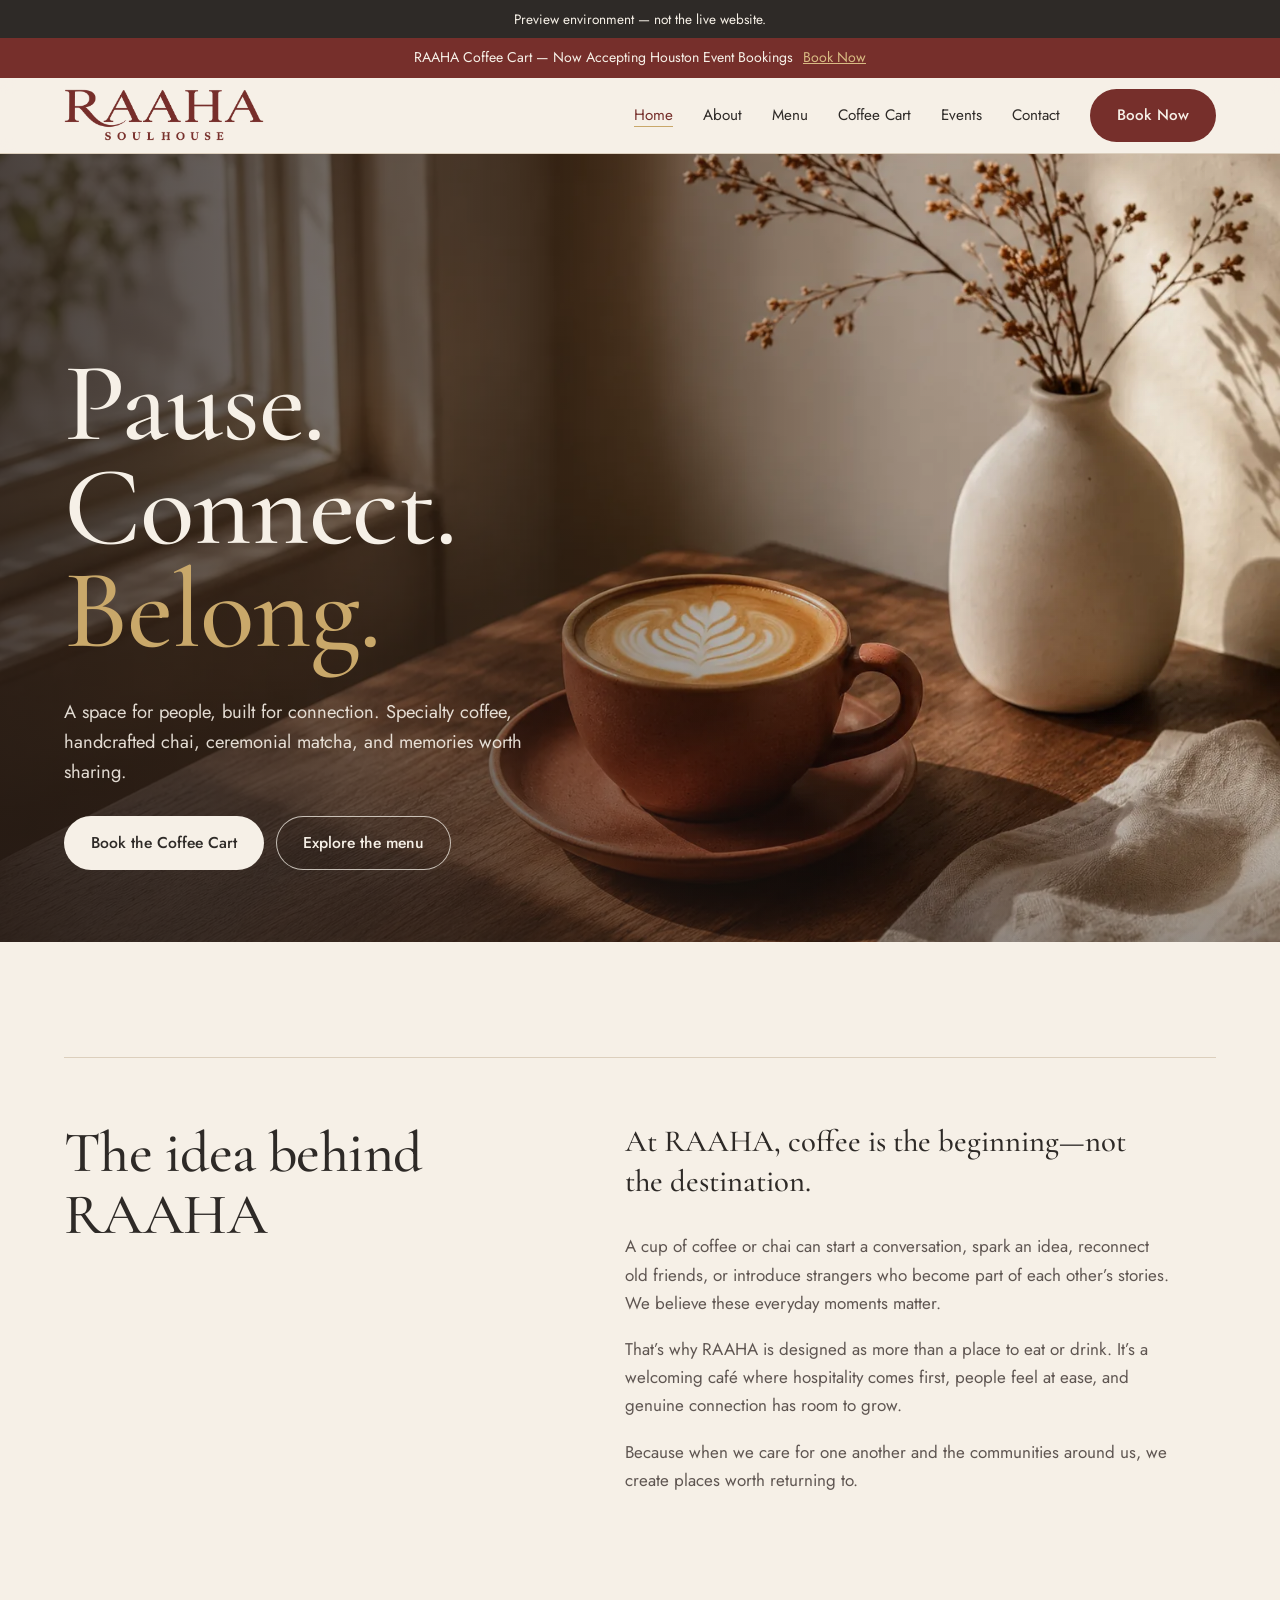
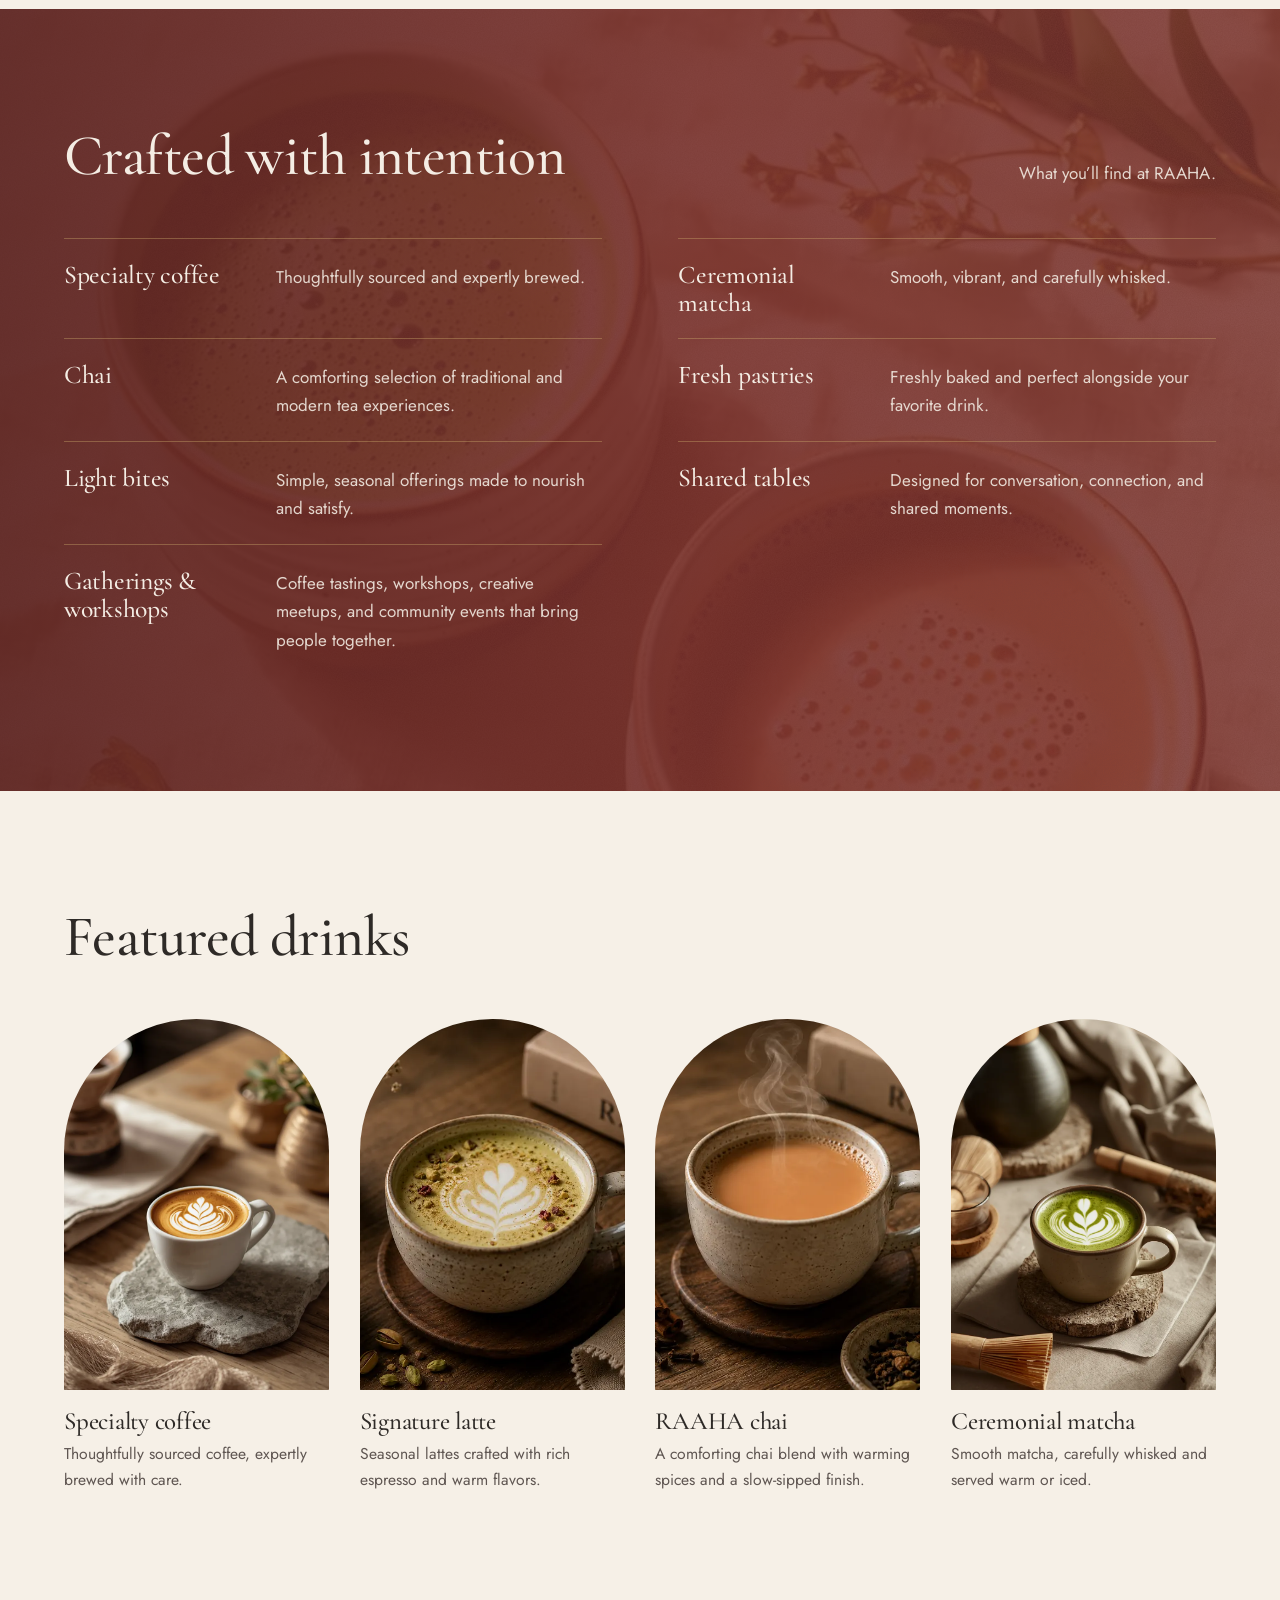
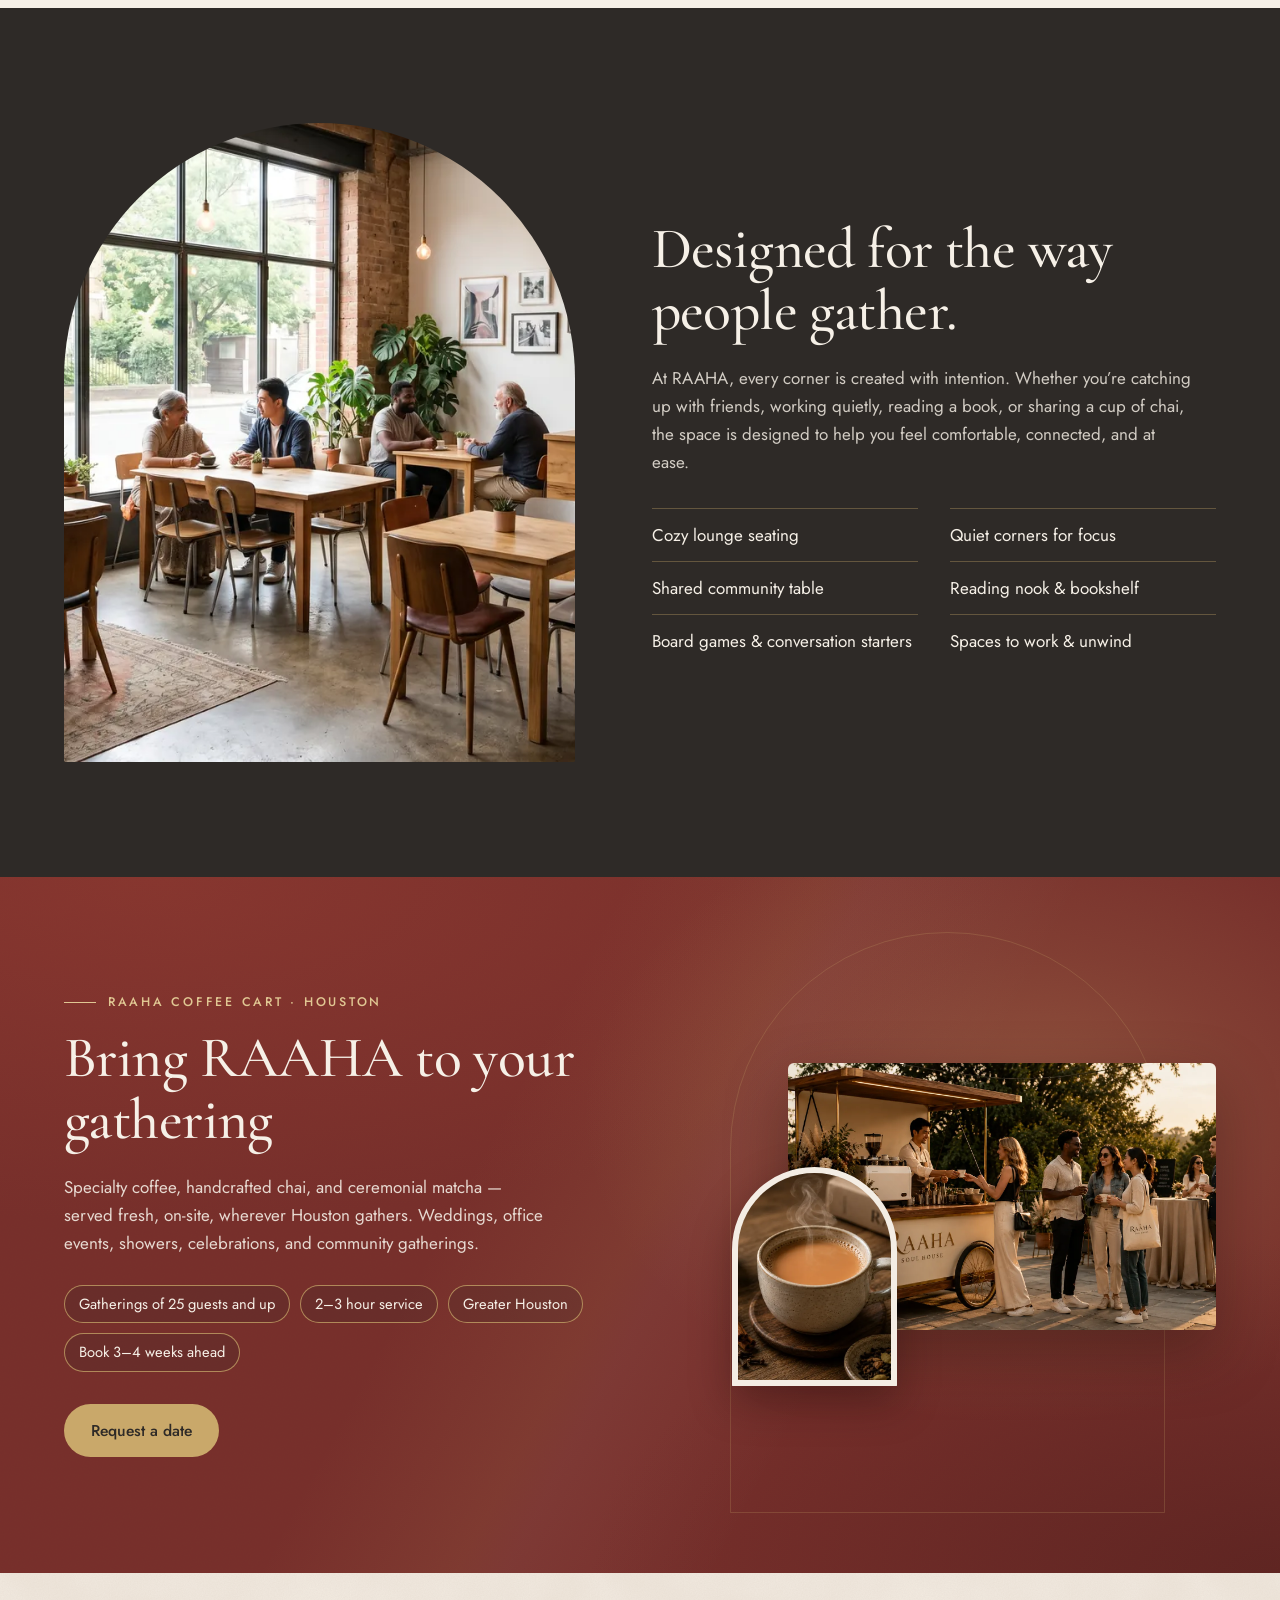
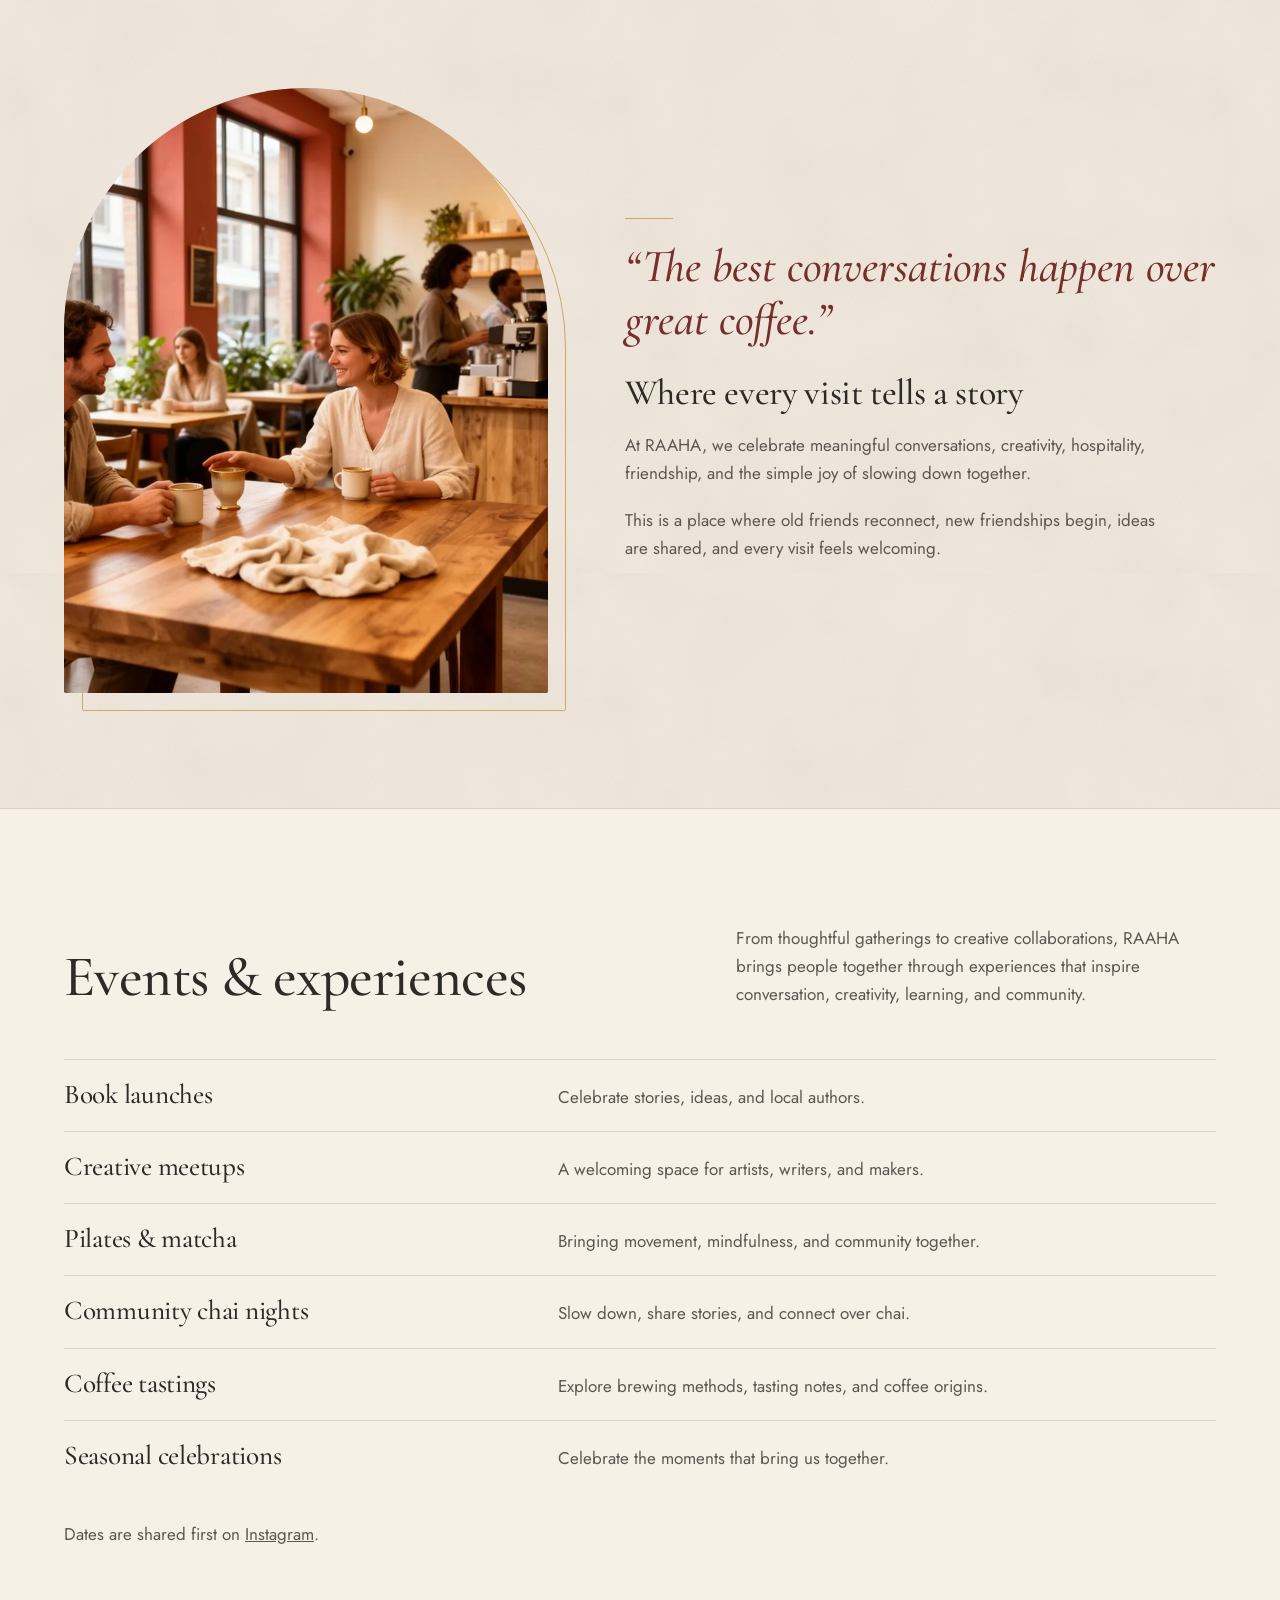
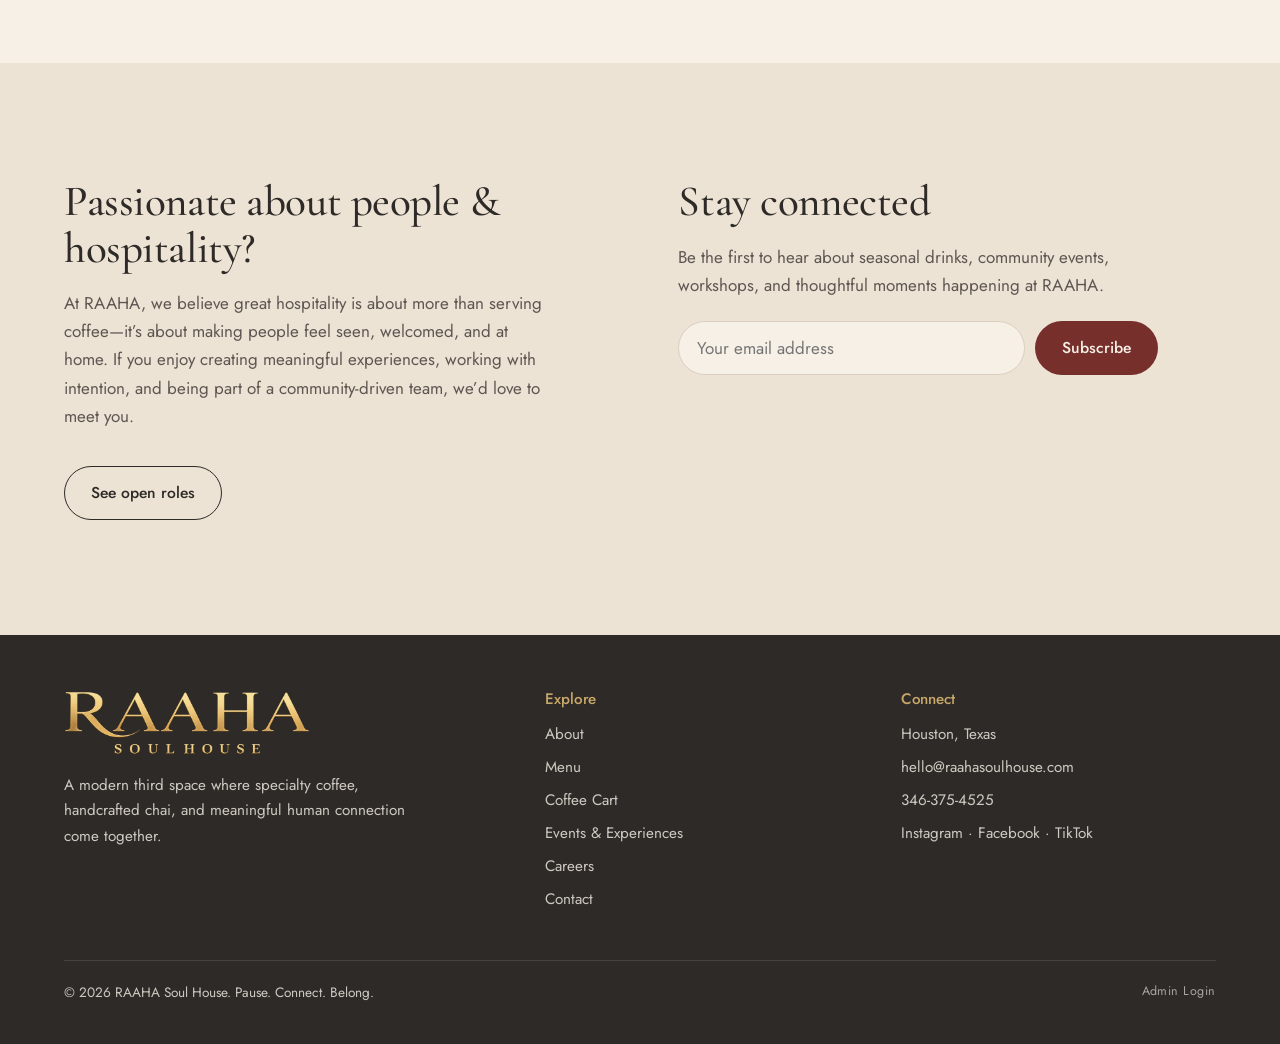
<file: index.html>
<!DOCTYPE html>
<html lang="en">
<head>
    <meta charset="UTF-8">
    <meta name="viewport" content="width=device-width, initial-scale=1.0">
    <title>RAAHA Soul House — Specialty Coffee, Chai &amp; Matcha in Houston</title>
    <meta name="description" content="RAAHA Soul House is a Houston third-space café built for coffee, chai, matcha, light bites, creativity, conversation, and belonging.">
    <link rel="icon" href="/favicon.ico" sizes="any">
    <link rel="icon" type="image/png" sizes="32x32" href="/assets/images/web/favicon-32.png">
    <link rel="apple-touch-icon" href="/assets/images/web/apple-touch-icon.png">
    <link rel="canonical" href="https://www.raahasoulhouse.com/">
    <meta name="theme-color" content="#762F2B">
    <meta property="og:type" content="website">
    <meta property="og:site_name" content="RAAHA Soul House">
    <meta property="og:title" content="RAAHA Soul House — Pause. Connect. Belong.">
    <meta property="og:description" content="A Houston third-space café for specialty coffee, handcrafted chai, ceremonial matcha, and meaningful connection.">
    <meta property="og:url" content="https://www.raahasoulhouse.com/">
    <meta property="og:image" content="https://www.raahasoulhouse.com/assets/images/web/og-raaha.jpg">
    <meta property="og:image:width" content="1200">
    <meta property="og:image:height" content="630">
    <meta name="twitter:card" content="summary_large_image">
    <script type="application/ld+json">
    {
      "@context": "https://schema.org",
      "@type": "Organization",
      "name": "RAAHA Soul House",
      "url": "https://www.raahasoulhouse.com/",
      "logo": "https://www.raahasoulhouse.com/assets/images/web/apple-touch-icon.png",
      "email": "hello@raahasoulhouse.com",
      "telephone": "+1-346-375-4525",
      "areaServed": "Houston, Texas",
      "sameAs": [
        "https://www.instagram.com/raahasoulhouse",
        "https://www.facebook.com/share/17XuyJ2QVN/",
        "https://www.tiktok.com/@raahasoulhouse"
      ]
    }
    </script>
    <link rel="preload" href="/assets/fonts/cormorant-garamond-latin-500-normal.woff2" as="font" type="font/woff2" crossorigin>
    <link rel="preconnect" href="https://csoxstrjofgxnnlbshoc.supabase.co" crossorigin>
    <style>html.cms-wait [data-cms-img],html.cms-wait [data-cms-menu] img,html.cms-wait [data-cms-list] img,html.cms-wait [data-cms-events] img{opacity:0}</style>
    <script>(function(){var d=document.documentElement;d.classList.add("cms-wait");try{if(window.fetch&&!/[?&]preview=draft/.test(location.search)){var c=["www.raahasoulhouse.com","raahasoulhouse.com"].indexOf(location.hostname)>-1?"live":"published";window.__raahaCms=fetch("https://csoxstrjofgxnnlbshoc.supabase.co/rest/v1/cms_entries?select=id,collection,key,sort,"+c+"&"+c+"=not.is.null&order=sort.asc,id.asc",{headers:{apikey:"sb_publishable_xvqoYVd2WrA55FlFSvpxog_m34tyORn"}}).then(function(r){if(!r.ok)throw new Error("HTTP "+r.status);return r.json()});window.__raahaCms.catch(function(){d.classList.remove("cms-wait")})}}catch(e){}setTimeout(function(){d.classList.remove("cms-wait")},2500)})()</script>
    <link rel="stylesheet" href="/assets/css/home.css?v=20261031r">
</head>
<body>
    <a class="skip-link" href="#main">Skip to content</a>

    <div class="preview-notice" id="preview-notice" hidden>Preview environment — not the live website.</div>
    <div class="announcement" data-cms-show="show.site.announcement">
        <span data-cms="site.announcement.text">RAAHA Coffee Cart — Now Accepting Houston Event Bookings</span>
        <a href="/coffee-cart#book" data-cms-link="site.announcement.link">Book Now</a>
    </div>

    <header class="site-header">
        <div class="header-inner">
            <a class="brand-logo" href="/"><img src="/assets/images/brand/raaha-logo-burgundy.webp" alt="RAAHA Soul House — home" width="647" height="168"></a>
            <button class="nav-toggle" type="button" aria-expanded="false" aria-controls="primary-nav">Menu</button>
            <nav class="primary-nav" id="primary-nav" aria-label="Main">
                <a href="/" aria-current="page">Home</a>
                <a href="/about">About</a>
                <a href="/menu">Menu</a>
                <a href="/coffee-cart">Coffee Cart</a>
                <a href="/events">Events</a>
                <a href="/contact">Contact</a>
                <a class="btn btn-brick" href="/coffee-cart#book" data-cms-link="site.header.cta">Book Now</a>
            </nav>
        </div>
    </header>

    <main id="main">
        <section class="hero-immersive" aria-labelledby="hero-title">
            <img class="hero-photo" data-cms-img="home.hero.image" src="/assets/images/web/hero-cafe-latte.webp" alt="A latte with latte art on a wooden table in soft window light" width="1536" height="1024" fetchpriority="high">
            <div class="hero-copy">
                <h1 id="hero-title"><span data-cms="home.hero.line1">Pause.</span> <span data-cms="home.hero.line2">Connect.</span> <span data-cms="home.hero.line3">Belong.</span></h1>
                <div class="hero-foot">
                <p class="hero-lede" data-cms="home.hero.lede">A space for people, built for connection. Specialty coffee, handcrafted chai, ceremonial matcha, and memories worth sharing.</p>
                <div class="hero-actions">
                    <a class="btn btn-ivory" href="/coffee-cart#book" data-cms-link="home.hero.cta_primary">Book the Coffee Cart</a>
                    <a class="btn btn-line-light" href="/menu" data-cms-link="home.hero.cta_secondary">Explore the menu</a>
                </div>
                </div>
            </div>
        </section>
        <p class="hero-lede-after" data-cms="home.hero.lede">A space for people, built for connection. Specialty coffee, handcrafted chai, ceremonial matcha, and memories worth sharing.</p>

        <section class="section philosophy" aria-labelledby="idea-title" data-cms-show="show.home.idea">
            <div class="section-inner">
                <h2 class="section-title" id="idea-title" data-cms="home.idea.title">The idea behind RAAHA</h2>
                <div class="prose">
                    <p class="lead" data-cms="home.idea.lead">At RAAHA, coffee is the beginning—not the destination.</p>
                    <div data-cms-paras="home.idea.body">
                    <p>A cup of coffee or chai can start a conversation, spark an idea, reconnect old friends, or introduce strangers who become part of each other’s stories. We believe these everyday moments matter.</p>
                    <p>That’s why RAAHA is designed as more than a place to eat or drink. It’s a welcoming café where hospitality comes first, people feel at ease, and genuine connection has room to grow.</p>
                    <p>Because when we care for one another and the communities around us, we create places worth returning to.</p>
                    </div>
                </div>
            </div>
        </section>

        <section class="section offerings photo-band" aria-labelledby="find-title" data-cms-show="show.home.find">
            <img class="band-photo" data-cms-img="home.find.image" src="/assets/images/web/raaha-matcha-chai-band.webp" alt="" width="900" height="1600" loading="lazy">
            <div class="section-inner">
                <div class="offerings-head">
                    <h2 class="section-title" id="find-title" data-cms="home.find.title">Crafted with intention</h2>
                    <p data-cms="home.find.intro">What you’ll find at RAAHA.</p>
                </div>
                <ul class="offer-list" data-cms-list="offering">
                    <template><li><h3 data-f="title"></h3><p data-f="text"></p></li></template>
                    <li><h3>Specialty coffee</h3><p>Thoughtfully sourced and expertly brewed.</p></li>
                    <li><h3>Ceremonial matcha</h3><p>Smooth, vibrant, and carefully whisked.</p></li>
                    <li><h3>Chai</h3><p>A comforting selection of traditional and modern tea experiences.</p></li>
                    <li><h3>Fresh pastries</h3><p>Freshly baked and perfect alongside your favorite drink.</p></li>
                    <li><h3>Light bites</h3><p>Simple, seasonal offerings made to nourish and satisfy.</p></li>
                    <li><h3>Shared tables</h3><p>Designed for conversation, connection, and shared moments.</p></li>
                    <li><h3>Gatherings &amp; workshops</h3><p>Coffee tastings, workshops, creative meetups, and community events that bring people together.</p></li>
                </ul>
            </div>
        </section>

        <section class="section" aria-labelledby="drinks-title" data-cms-show="show.home.drinks">
            <div class="section-inner">
                <h2 class="section-title" id="drinks-title" data-cms="home.drinks.title">Featured drinks</h2>
                <div class="drinks-row" data-cms-list="feature_card">
                    <template><article class="drink"><div class="arch"><img loading="lazy" data-f-img alt=""></div><h3 data-f="title"></h3><p data-f="text"></p></article></template>
                    <article class="drink">
                        <div class="arch"><img loading="lazy" src="/assets/images/web/specialty-coffee.webp" alt="Latte with latte art in a ceramic cup" width="900" height="1205"></div>
                        <h3>Specialty coffee</h3>
                        <p>Thoughtfully sourced coffee, expertly brewed with care.</p>
                    </article>
                    <article class="drink">
                        <div class="arch"><img loading="lazy" src="/assets/images/web/signature-latte.webp" alt="Signature latte served in a ceramic cup" width="900" height="675"></div>
                        <h3>Signature latte</h3>
                        <p>Seasonal lattes crafted with rich espresso and warm flavors.</p>
                    </article>
                    <article class="drink">
                        <div class="arch"><img loading="lazy" src="/assets/images/web/raaha-chai.webp" alt="RAAHA chai with warming spices" width="900" height="675"></div>
                        <h3>RAAHA chai</h3>
                        <p>A comforting chai blend with warming spices and a slow-sipped finish.</p>
                    </article>
                    <article class="drink">
                        <div class="arch"><img loading="lazy" src="/assets/images/web/ceremonial-matcha.webp" alt="Ceremonial matcha in a handmade ceramic cup" width="900" height="1205"></div>
                        <h3>Ceremonial matcha</h3>
                        <p>Smooth matcha, carefully whisked and served warm or iced.</p>
                    </article>
                </div>
            </div>
        </section>

        <section class="section space on-dark" aria-labelledby="space-title" data-cms-show="show.home.space">
            <div class="section-inner">
                <div class="arch"><img loading="lazy" data-cms-img="home.space.image" src="/assets/images/web/the-space.webp" alt="A warm, softly lit café interior with lounge seating" width="1400" height="764"></div>
                <div>
                    <h2 class="section-title" id="space-title" data-cms="home.space.title">Designed for the way people gather.</h2>
                    <div class="prose" data-cms-paras="home.space.body"><p>At RAAHA, every corner is created with intention. Whether you’re catching up with friends, working quietly, reading a book, or sharing a cup of chai, the space is designed to help you feel comfortable, connected, and at ease.</p></div>
                    <ul class="space-list" data-cms-list="space_highlight">
                        <template><li data-f="text"></li></template>
                        <li>Cozy lounge seating</li>
                        <li>Quiet corners for focus</li>
                        <li>Shared community table</li>
                        <li>Reading nook &amp; bookshelf</li>
                        <li>Board games &amp; conversation starters</li>
                        <li>Spaces to work &amp; unwind</li>
                    </ul>
                </div>
            </div>
        </section>

        <section class="section cart-band on-dark tone-brick gold-glow with-arch" aria-labelledby="cart-title" data-cms-show="show.home.cart">
            <div class="section-inner">
                <div>
                    <span class="eyebrow gold-rule">RAAHA Coffee Cart · Houston</span>
                    <h2 class="section-title" id="cart-title" data-cms="home.cart.title">Bring RAAHA to your gathering</h2>
                    <p data-cms="home.cart.body">Specialty coffee, handcrafted chai, and ceremonial matcha — served fresh, on-site, wherever Houston gathers. Weddings, office events, showers, celebrations, and community gatherings.</p>
                    <ul class="cart-facts" data-cms-list="cart_fact">
                        <template><li data-f="text"></li></template>
                        <li>Gatherings of 25 guests and up</li>
                        <li>2–3 hour service</li>
                        <li>Greater Houston</li>
                        <li>Book 3–4 weeks ahead</li>
                    </ul>
                    <a class="btn btn-gold" href="/coffee-cart#book" data-cms-link="home.cart.cta">Request a date</a>
                </div>
                <div class="photo-stack">
                    <div class="cart-photo"><img loading="lazy" data-cms-img="home.cart.image" src="/assets/images/web/coffee-cart-gathering.webp" alt="The RAAHA coffee cart serving guests at an outdoor gathering" width="1672" height="941"></div>
                    <div class="arch inset-photo"><img loading="lazy" data-cms-img="home.cart.inset" src="/assets/images/web/raaha-chai.webp" alt="RAAHA chai with warming spices" width="900" height="675"></div>
                </div>
            </div>
        </section>

        <section class="section community texture-ivory" aria-labelledby="community-title" data-cms-show="show.home.community">
            <div class="section-inner">
                <div class="arch-frame"><div class="arch"><img loading="lazy" data-cms-img="home.community.image" src="/assets/images/web/raaha-gathering.webp" alt="Two friends talking over coffee at a wooden table in a warm café" width="1920" height="1080"></div></div>
                <div>
                    <blockquote class="quote-rule"><p data-cms="home.community.quote">“The best conversations happen over great coffee.”</p></blockquote>
                    <h2 class="section-title" id="community-title" data-cms="home.community.title" style="font-size: clamp(1.8rem, 2.8vw, 2.3rem);">Where every visit tells a story</h2>
                    <div class="prose" style="margin-top: 18px;" data-cms-paras="home.community.body">
                        <p>At RAAHA, we celebrate meaningful conversations, creativity, hospitality, friendship, and the simple joy of slowing down together.</p>
                        <p>This is a place where old friends reconnect, new friendships begin, ideas are shared, and every visit feels welcoming.</p>
                    </div>
                </div>
            </div>
        </section>

        <section class="section gallery" aria-labelledby="gallery-title" data-cms-show="show.home.gallery" data-cms-needs="gallery" hidden>
            <div class="section-inner">
                <h2 class="section-title" id="gallery-title" data-cms="home.gallery.title">Moments at RAAHA</h2>
                <div class="gallery-grid" data-cms-list="gallery">
                    <template><figure><img loading="lazy" data-f-img alt=""><figcaption data-f="caption"></figcaption></figure></template>
                </div>
            </div>
        </section>

        <section class="section events" aria-labelledby="events-title" data-cms-show="show.home.events">
            <div class="section-inner">
                <div class="events-head">
                    <h2 class="section-title" id="events-title" data-cms="home.events.title">Events &amp; experiences</h2>
                    <p data-cms="home.events.intro">From thoughtful gatherings to creative collaborations, RAAHA brings people together through experiences that inspire conversation, creativity, learning, and community.</p>
                </div>
                <ul class="event-list" data-cms-list="event">
                    <template><li><h3 data-f="title"></h3><p><span class="event-when" data-f="when"></span><span data-f="description"></span></p></li></template>
                    <li><h3>Book launches</h3><p>Celebrate stories, ideas, and local authors.</p></li>
                    <li><h3>Creative meetups</h3><p>A welcoming space for artists, writers, and makers.</p></li>
                    <li><h3>Pilates &amp; matcha</h3><p>Bringing movement, mindfulness, and community together.</p></li>
                    <li><h3>Community chai nights</h3><p>Slow down, share stories, and connect over chai.</p></li>
                    <li><h3>Coffee tastings</h3><p>Explore brewing methods, tasting notes, and coffee origins.</p></li>
                    <li><h3>Seasonal celebrations</h3><p>Celebrate the moments that bring us together.</p></li>
                </ul>
                <p class="events-foot">Dates are shared first on <a href="https://www.instagram.com/raahasoulhouse" target="_blank" rel="noopener">Instagram</a>.</p>
            </div>
        </section>

        <section class="section closing" aria-label="Join the team and stay connected">
            <div class="section-inner">
                <div>
                    <h2 data-cms="home.team.title">Passionate about people &amp; hospitality?</h2>
                    <p data-cms="home.team.body">At RAAHA, we believe great hospitality is about more than serving coffee—it’s about making people feel seen, welcomed, and at home. If you enjoy creating meaningful experiences, working with intention, and being part of a community-driven team, we’d love to meet you.</p>
                    <a class="btn btn-line" href="/careers">See open roles</a>
                </div>
                <div>
                    <h2 data-cms="home.newsletter.title">Stay connected</h2>
                    <p data-cms="home.newsletter.body">Be the first to hear about seasonal drinks, community events, workshops, and thoughtful moments happening at RAAHA.</p>
                    <form class="newsletter" action="https://formspree.io/f/xykaabdw" method="POST">
                        <input type="hidden" name="form_type" value="Newsletter Subscription">
                        <label class="sr-only" for="nl-email">Email address</label>
                        <input id="nl-email" type="email" name="subscriber_email" placeholder="Your email address" required>
                        <button class="btn btn-brick" type="submit">Subscribe</button>
                    </form>
                </div>
            </div>
        </section>
    </main>

    <footer class="site-footer">
        <div class="footer-inner">
            <div>
                <a class="brand-logo brand-logo-footer" href="/"><img src="/assets/images/brand/raaha-logo-gold.webp" alt="RAAHA Soul House — home" width="770" height="200" loading="lazy"></a>
                <p style="margin-top: 18px; max-width: 22rem;">A modern third space where specialty coffee, handcrafted chai, and meaningful human connection come together.</p>
            </div>
            <div>
                <h2>Explore</h2>
                <ul>
                    <li><a href="/about">About</a></li>
                    <li><a href="/menu">Menu</a></li>
                    <li><a href="/coffee-cart">Coffee Cart</a></li>
                    <li><a href="/events">Events &amp; Experiences</a></li>
                    <li><a href="/careers">Careers</a></li>
                    <li><a href="/contact">Contact</a></li>
                </ul>
            </div>
            <div>
                <h2>Connect</h2>
                <ul>
                    <li>Houston, Texas</li>
                    <li><a href="mailto:hello@raahasoulhouse.com">hello@raahasoulhouse.com</a></li>
                    <li><a href="tel:+13463754525">346-375-4525</a></li>
                    <li><a href="https://www.instagram.com/raahasoulhouse" target="_blank" rel="noopener">Instagram</a> · <a href="https://www.facebook.com/share/17XuyJ2QVN/" target="_blank" rel="noopener">Facebook</a> · <a href="https://www.tiktok.com/@raahasoulhouse" target="_blank" rel="noopener">TikTok</a></li>
                </ul>
            </div>
        </div>
        <p class="footer-note">© 2026 RAAHA Soul House. Pause. Connect. Belong.<a class="footer-admin" href="/admin/" rel="nofollow">Admin Login</a></p>
    </footer>

    <script>
        // Old single-page links such as raahasoulhouse.com/#menu go to the new pages
        (function () {
            var h = location.hash.replace('#', '');
            if (['about', 'menu', 'events', 'careers', 'contact'].indexOf(h) !== -1) location.replace('/' + h);
        })();
    </script>
    <script src="/assets/js/site.js?v=20261030i" defer></script>
    <script src="/assets/js/config.js?v=20261030i" defer></script>
    <script src="/assets/js/cms.js?v=20261031s" defer></script>
    <script src="/assets/js/inquiry.js?v=20261030i" defer></script>
    <script src="/assets/js/forms.js?v=20261030i" defer></script>
</body>
</html>
</file>
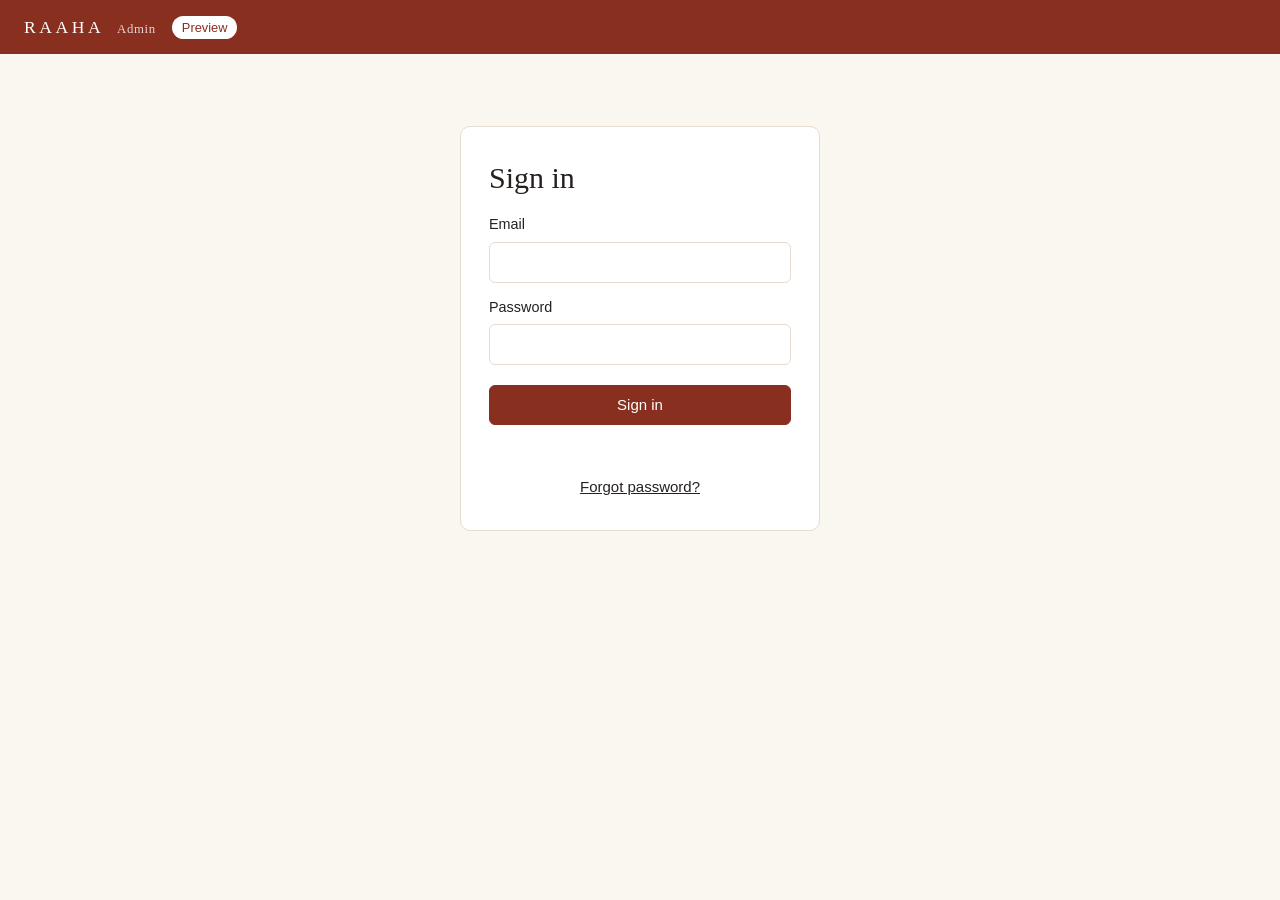
<file: admin/index.html>
<!DOCTYPE html>
<html lang="en">
<head>
    <meta charset="UTF-8">
    <meta name="viewport" content="width=device-width, initial-scale=1.0">
    <meta name="robots" content="noindex, nofollow">
    <title>RAAHA Admin</title>
    <link rel="icon" href="/favicon.ico" sizes="any">
    <link rel="stylesheet" href="/admin/admin.css">
</head>
<body>
    <header class="bar">
        <button class="side-toggle" id="side-toggle" type="button" aria-controls="side" aria-expanded="false" hidden><span aria-hidden="true">&#9776;</span><span class="sr-only">Open sections</span></button>
        <span class="brand">RAAHA <small>Admin</small></span>
        <span class="env" id="env-badge" hidden></span>
        <span class="bar-spacer"></span>
        <a class="bar-link" id="view-site" href="/" target="_blank" rel="noopener" hidden>View website</a>
        <button class="link" id="sign-out" type="button" hidden>Sign out</button>
    </header>

    <!-- Sign in -->
    <main id="login-view" class="login" hidden>
        <h1>Sign in</h1>
        <form id="login-form">
            <label for="login-email">Email</label>
            <input id="login-email" type="email" autocomplete="username" required>
            <label for="login-password">Password</label>
            <input id="login-password" type="password" autocomplete="current-password" required>
            <button class="primary" type="submit">Sign in</button>
            <p class="msg" id="login-msg" role="alert"></p>
            <p class="forgot"><button class="link" type="button" id="forgot-open">Forgot password?</button></p>
        </form>
        <form id="forgot-form" hidden>
            <p class="muted">Enter the admin email address. If it belongs to an admin account, a reset link is emailed to it.</p>
            <label for="forgot-email">Email</label>
            <input id="forgot-email" type="email" autocomplete="username" required>
            <button class="primary" type="submit">Email me a reset link</button>
            <p class="msg" id="forgot-msg" role="status"></p>
            <p class="forgot"><button class="link" type="button" id="forgot-back">Back to sign in</button></p>
        </form>
        <form id="reset-form" hidden>
            <h2>Choose a new password</h2>
            <label for="reset-pass">New password (at least 10 characters)</label>
            <input id="reset-pass" type="password" autocomplete="new-password" minlength="10" required>
            <label for="reset-pass2">Type it again</label>
            <input id="reset-pass2" type="password" autocomplete="new-password" minlength="10" required>
            <button class="primary" type="submit">Save new password</button>
            <p class="msg" id="reset-msg" role="alert"></p>
        </form>
    </main>

    <div id="app-view" hidden>
      <div class="shell">
        <aside class="side" id="side">
            <nav class="side-nav" aria-label="Admin sections">
                <p class="side-group">Operations</p>
                <button type="button" data-tab="overview" class="is-active">Dashboard</button>
                <button type="button" data-tab="bookings">Bookings</button>
                <button type="button" data-tab="calendar">Calendar</button>
                <button type="button" data-tab="quotes">Quotes</button>
                <p class="side-group">Website</p>
                <button type="button" data-tab="content">Pages</button>
                <button type="button" data-tab="menu">Menu</button>
                <button type="button" data-tab="cart">Coffee Cart selection</button>
                <button type="button" data-tab="events">Events</button>
                <button type="button" data-tab="media">Photo library</button>
                <p class="side-group">Reports</p>
                <button type="button" data-tab="reports">Reports</button>
                <p class="side-group">History</p>
                <button type="button" data-tab="publishing">History</button>
                <p class="side-group">Settings</p>
                <button type="button" data-tab="settings">Settings</button>
            </nav>
        </aside>
        <div class="side-scrim" id="side-scrim" hidden></div>
        <div class="main-col">
        <h1 class="screen-title" id="screen-title">Bookings</h1>

        <!-- Status bar: Save updates the live website; this only offers actions if something saved is not live -->
        <section class="publish-bar" id="publish-bar" aria-live="polite">
            <span id="pub-status">Checking…</span>
            <span class="bar-spacer"></span>
            <button type="button" id="pub-discard" hidden>Discard them</button>
            <button type="button" class="primary" id="pub-publish" hidden>Make them live</button>
        </section>

        <!-- ============ BOOKINGS ============ -->
        <main class="tab-panel" id="tab-bookings">
            <section class="summary" aria-label="Summary">
                <div class="stat"><span id="s-new">0</span>Inquiries received</div>
                <div class="stat"><span id="s-open">0</span>In progress (contacted → deposit)</div>
                <div class="stat"><span id="s-confirmed">0</span>Bookings confirmed</div>
                <div class="stat"><span id="s-overdue">0</span>Follow-ups due</div>
                <div class="stat"><span id="s-rate">–</span>Inquiry → booking</div>
            </section>

            <section class="toolbar" aria-label="Search and filters">
                <label class="grow">Search
                    <input type="search" id="f-search" placeholder="Name, email, phone, venue">
                </label>
                <label>Status
                    <select id="f-status">
                        <option value="active">Active (new → confirmed)</option>
                        <option value="all">All</option>
                        <option value="new">New inquiry</option>
                        <option value="contacted">Contacted</option>
                        <option value="quoted">Quote sent</option>
                        <option value="quote_accepted">Quote accepted</option>
                        <option value="deposit_verified">Deposit verified</option>
                        <option value="confirmed">Booking confirmed</option>
                        <option value="completed">Event completed</option>
                        <option value="declined">Declined</option>
                        <option value="lost">Lost</option>
                    </select>
                </label>
                <label>Source <select id="f-source"><option value="">All sources</option></select></label>
                <label>Type
                    <select id="f-type">
                        <option value="">All</option>
                        <option value="coffee_cart">Coffee Cart</option>
                        <option value="gathering">Gathering</option>
                    </select>
                </label>
                <label>Event from <input type="date" id="f-from"></label>
                <label>to <input type="date" id="f-to"></label>
                <label class="check"><input type="checkbox" id="f-tests"> Show test inquiries</label>
                <button type="button" id="refresh">Refresh</button>
                <button type="button" id="export">Download CSV</button>
            </section>

            <div class="layout">
                <table class="list" id="list">
                    <thead><tr><th>Received</th><th>Name</th><th>Event</th><th>Event date</th><th>Guests</th><th>Status</th><th>Follow up</th></tr></thead>
                    <tbody></tbody>
                </table>

                <aside class="detail" id="detail" hidden aria-live="polite">
                    <button class="link close" type="button" id="close-detail">Close</button>
                    <h2 id="d-name"></h2>
                    <p class="muted" id="d-meta"></p>
                    <div class="d-actions ops-only" id="d-actions">
                        <button type="button" class="primary" id="d-reply">Reply to customer</button>
                        <button type="button" id="d-response">Record customer response</button>
                        <button type="button" id="d-confirm">Confirm &amp; Send</button>
                        <label class="check d-test"><input type="checkbox" id="d-is-test"> Test record</label>
                    </div>
                    <p class="d-next" id="d-next"></p>
                    <dl id="d-fields"></dl>

                    <form id="d-form">
                        <div class="grid">
                            <label>Status
                                <select name="status">
                                    <option value="new">New inquiry</option>
                                    <option value="contacted">Contacted</option>
                                    <option value="quoted">Quote sent</option>
                                    <option value="quote_accepted">Quote accepted (use Mark accepted on the quote)</option>
                                    <option value="deposit_verified">Deposit verified</option>
                                    <option value="confirmed">Booking confirmed (use Confirm &amp; Send)</option>
                                    <option value="completed">Event completed</option>
                                    <option value="declined">Declined</option>
                                    <option value="lost">Lost</option>
                                </select>
                            </label>
                            <label>Follow up on <input type="date" name="follow_up_on"></label>
                            <label>Quote ($) <input type="number" name="quote_amount" min="0" step="0.01"></label>
                            <label>Deposit ($) <input type="number" name="deposit_amount" min="0" step="0.01"></label>
                            <label>Deposit received <input type="date" name="deposit_received_on"></label>
                            <label>Payment reference <input type="text" name="payment_reference" maxlength="120" placeholder="Square invoice / receipt #"></label>
                            <label class="wide">Confirmation exception (only when confirming without a verified deposit — who approved it and why)
                                <input type="text" name="confirmation_exception" maxlength="500"></label>
                            <label class="wide">Reason (declined / lost) <input type="text" name="closed_reason" maxlength="500"></label>
                        </div>
                        <h3>Event details</h3>
                        <div class="grid">
                            <label>Event date <input type="date" name="event_date"></label>
                            <label>Guests <input type="number" name="guest_count" min="1" max="5000" step="1"></label>
                            <label class="ops-only">Start time <input type="time" name="event_start_time"></label>
                            <label class="ops-only">End time <input type="time" name="event_end_time"></label>
                            <label class="wide">Venue / location <input type="text" name="venue_address" maxlength="240"></label>
                        </div>
                        <div class="ops-only">
                            <h3>Payments <span class="muted small">(recorded by hand — nothing is charged online)</span></h3>
                            <p class="pay-status" id="d-pay-status"></p>
                            <div class="grid">
                                <label>Deposit due by <input type="date" name="deposit_due_on"></label>
                                <label>Remaining balance ($) <input type="number" name="balance_amount" min="0" step="0.01"></label>
                                <label>Balance due by <input type="date" name="balance_due_on"></label>
                                <label>Balance received <input type="date" name="balance_received_on"></label>
                                <label class="wide">Balance payment reference <input type="text" name="balance_reference" maxlength="120" placeholder="Receipt / transfer reference"></label>
                            </div>
                            <p class="muted small" id="d-balance-hint"></p>
                        </div>
                        <button class="primary" type="submit">Save changes</button>
                        <p class="msg" id="d-msg" role="status"></p>
                    </form>

                    <section class="ops-only" id="d-quotes-box">
                        <h3>Quotes</h3>
                        <div id="d-quotes"></div>
                        <button type="button" id="d-new-quote">Create a quote for this inquiry</button>
                    </section>

                    <section class="ops-only" id="d-comms-box">
                        <h3>Communication history</h3>
                        <p class="muted small">Emails sent from RAAHA Admin. Customer replies arrive in Gmail (hello@raahasoulhouse.com); record them with “Record customer response”.</p>
                        <ul class="comms" id="d-comms"></ul>
                    </section>

                    <h3>Private notes</h3>
                    <ol class="notes" id="d-notes"></ol>
                    <form id="note-form">
                        <label for="note-body" class="sr-only">Add a note</label>
                        <textarea id="note-body" rows="3" maxlength="4000" placeholder="Call summary, menu ideas, next step"></textarea>
                        <button type="submit">Add note</button>
                    </form>
                </aside>
            </div>
        </main>

        <!-- ============ BOOKING DASHBOARD ============ -->
        <main class="tab-panel" id="tab-overview" hidden>
            <div class="ops-bar">
                <label class="check"><input type="checkbox" id="o-tests"> Include test inquiries</label>
                <button type="button" id="o-refresh">Refresh</button>
            </div>
            <p class="ops-wait" hidden>Quotes, event times, payment due dates and blocked days start working after the booking database update is approved and applied.</p>
            <div class="dash" id="dash"></div>
        </main>

        <!-- ============ CALENDAR ============ -->
        <main class="tab-panel" id="tab-calendar" hidden>
            <div class="cal-bar">
                <div class="cal-nav">
                    <button type="button" id="cal-prev" aria-label="Previous">‹</button>
                    <button type="button" id="cal-today">Today</button>
                    <button type="button" id="cal-next" aria-label="Next">›</button>
                    <h2 id="cal-title"></h2>
                </div>
                <div class="cal-modes" role="group" aria-label="Calendar view">
                    <button type="button" data-mode="month" class="is-on">Month</button>
                    <button type="button" data-mode="week">Week</button>
                </div>
                <label class="check"><input type="checkbox" id="cal-tests"> Include test inquiries</label>
            </div>
            <p class="cal-legend"><span class="ev inquiry">Inquiry</span> <span class="ev tentative">Tentative (quote provided)</span> <span class="ev confirmed">Confirmed</span> <span class="blk">Unavailable</span> <span class="ev conflict">Conflict</span></p>
            <div id="cal-warn" class="cal-warn" hidden></div>
            <div id="cal-grid"></div>
            <section class="panel ops-only" id="cal-blocks">
                <h2>Unavailable dates</h2>
                <form id="blk-form" class="grid">
                    <label>From <input type="date" id="blk-from" required></label>
                    <label>To <input type="date" id="blk-to" required></label>
                    <label class="wide">Reason (private) <input type="text" id="blk-label" maxlength="120" required placeholder="e.g. Family travel, equipment service"></label>
                    <button class="primary" type="submit">Block these dates</button>
                </form>
                <ul class="blk-list" id="blk-list"></ul>
            </section>
            <p class="ops-wait" hidden>Event times and blocked dates appear after the booking database update. Inquiries with an event date are already shown.</p>
        </main>

        <!-- ============ QUOTES ============ -->
        <main class="tab-panel" id="tab-quotes" hidden>
            <p class="ops-wait" hidden>Quotes are ready to use as soon as the booking database update is approved and applied.</p>
            <div class="ops-only">
                <section class="toolbar" aria-label="Quote filters">
                    <label>Status
                        <select id="q-status">
                            <option value="open">Open (draft or sent)</option>
                            <option value="all">All</option>
                            <option value="draft">Draft</option>
                            <option value="sent">Sent</option>
                            <option value="accepted">Accepted</option>
                            <option value="declined">Declined</option>
                            <option value="expired">Expired</option>
                            <option value="superseded">Replaced by a newer version</option>
                        </select>
                    </label>
                    <label class="check"><input type="checkbox" id="q-tests"> Include test inquiries</label>
                    <label class="grow">New quote for
                        <select id="q-for"><option value="">Choose an inquiry…</option></select>
                    </label>
                    <button type="button" class="primary" id="q-new">Create quote</button>
                </section>
                <table class="list" id="q-list">
                    <thead><tr><th>Quote</th><th>Client</th><th>Event date</th><th>Total</th><th>Status</th><th>Sent</th><th>Valid until</th></tr></thead>
                    <tbody></tbody>
                </table>
            </div>
        </main>

        <!-- ============ REPORTS ============ -->
        <main class="tab-panel" id="tab-reports" hidden>
            <p class="muted">Based only on recorded inquiries. Value counts quotes on <strong>confirmed</strong> and <strong>completed</strong> bookings — never unconfirmed inquiries. <label class="check inline"><input type="checkbox" id="r-tests"> Include test inquiries</label></p>
            <section class="summary" id="r-summary"></section>
            <section class="reports">
                <div><h2>By month</h2><table id="r-month"><thead><tr><th>Month</th><th>Inquiries</th><th>Confirmed</th><th>Conversion</th><th>Confirmed value</th></tr></thead><tbody></tbody></table></div>
                <div><h2>By source</h2><table id="r-source"><thead><tr><th>Source</th><th>Inquiries</th><th>Confirmed</th><th>Conversion</th></tr></thead><tbody></tbody></table></div>
                <div><h2>By status</h2><table id="r-status"><thead><tr><th>Status</th><th>Count</th></tr></thead><tbody></tbody></table></div>
            </section>
            <button type="button" id="r-export">Download report CSV</button>
        </main>

        <!-- ============ WEBSITE CONTENT ============ -->
        <main class="tab-panel" id="tab-content" hidden>
            <p class="muted">Choose a page, then edit its text, photos and buttons together. <strong>Save</strong> updates the live website straight away; every change is kept in <strong>History</strong>, where you can undo it.</p>
            <div class="page-picker" id="page-picker" role="group" aria-label="Choose a page"></div>
            <div id="content-groups"></div>
        </main>

        <!-- ============ MENU ============ -->
        <main class="tab-panel" id="tab-menu" hidden>
            <p class="muted">Each category holds its photo, its items, prices and availability. One price per item is used on the Menu page and the Coffee Cart. <strong>Save</strong> updates the live website; undo any change in <strong>History</strong>.</p>
            <div id="menu-editor"></div>
        </main>

        <!-- ============ COFFEE CART SELECTION ============ -->
        <main class="tab-panel" id="tab-cart" hidden>
            <p class="muted">The drinks shown on the Coffee Cart page. These are the same items as the full menu (same names and prices); here you choose which ones the cart offers, under which heading, and the name shown on the cart menu.</p>
            <div id="cart-editor"></div>
        </main>

        <!-- ============ EVENTS ============ -->
        <main class="tab-panel" id="tab-events" hidden>
            <p class="muted"><strong>Confirmed event</strong> = has a date and appears as upcoming (hidden automatically after the date). <strong>Planned concept</strong> = shown as "dates to be announced". Unpublished drafts are never shown to visitors.</p>
            <div id="events-editor"></div>
        </main>

        <!-- ============ PHOTOS ============ -->
        <main class="tab-panel" id="tab-media" hidden>
            <section class="upload-box">
                <h2>Upload photos</h2>
                <p class="muted">Optional: a library of reusable photos. To change a photo on a page, use <strong>Upload new photo</strong> in that page’s section instead. Photos are resized for the web and stay private until used on the website.</p>
                <div class="grid">
                    <label>Folder
                        <select id="m-folder">
                            <option value="homepage">Homepage</option>
                            <option value="menu">Menu</option>
                            <option value="events">Events</option>
                            <option value="gallery">Gallery</option>
                            <option value="coffee-cart">Coffee Cart</option>
                            <option value="general">General</option>
                        </select>
                    </label>
                    <label>Photos <input type="file" id="m-files" accept="image/jpeg,image/png,image/webp" multiple></label>
                </div>
                <p class="msg" id="m-msg" role="status"></p>
            </section>
            <label>Show folder
                <select id="m-filter"><option value="">All</option><option value="homepage">Homepage</option><option value="menu">Menu</option><option value="events">Events</option><option value="gallery">Gallery</option><option value="coffee-cart">Coffee Cart</option><option value="general">General</option></select>
            </label>
            <div class="media-grid" id="media-grid"></div>
        </main>

        <!-- ============ HISTORY ============ -->
        <main class="tab-panel" id="tab-publishing" hidden>
            <section class="panel">
                <h2>History of live changes</h2>
                <p class="muted">Every Save is recorded here automatically. <strong>Undo</strong> puts the live website back to how it was just before that change; an undo is recorded too, so it can be undone.</p>
                <table id="pub-history"><thead><tr><th>When</th><th>What changed</th><th></th></tr></thead><tbody></tbody></table>
            </section>
        </main>

        <!-- ============ SETTINGS ============ -->
        <main class="tab-panel" id="tab-settings" hidden>
            <section class="panel">
                <h2>Account</h2>
                <p>Signed in as <strong id="set-email">…</strong></p>
                <button type="button" id="set-signout">Sign out</button>
            </section>
            <section class="panel">
                <h2>Change password</h2>
                <form id="pw-form" class="pw-form">
                    <label for="pw-new">New password (at least 10 characters)</label>
                    <input id="pw-new" type="password" autocomplete="new-password" minlength="10" required>
                    <label for="pw-new2">Type it again</label>
                    <input id="pw-new2" type="password" autocomplete="new-password" minlength="10" required>
                    <button class="primary" type="submit">Change password</button>
                    <p class="msg" id="pw-msg" role="status"></p>
                </form>
            </section>
            <section class="panel" id="email-settings">
                <h2>Customer email</h2>
                <p id="em-status" class="muted">Checking email setup…</p>
                <label class="check em-toggle"><input type="checkbox" id="em-auto-ack"> Automatically acknowledge new genuine inquiries (TEST inquiries are never emailed)</label>
                <p class="muted small">Every email goes from hello@raahasoulhouse.com, and customer replies arrive in your Gmail. Preview the wording below.</p>
                <div class="row-actions">
                    <button type="button" data-preview="ack">Preview: inquiry acknowledgment</button>
                    <button type="button" data-preview="quote">Preview: quote email</button>
                    <button type="button" data-preview="confirmation">Preview: booking confirmation</button>
                </div>
                <div class="em-preview" id="em-preview" hidden></div>
            </section>
            <section class="panel">
                <h2>Backup</h2>
                <p class="muted">Downloads one file with all website content, photo details, history, bookings and private notes. It contains customer details: keep it in a private folder (for example Google Drive), never in GitHub. Photos themselves are not included; keep your original photo files.</p>
                <button type="button" id="backup">Download backup</button>
            </section>
        </main>
        </div>
      </div>
    </div>

    <!-- Photo picker -->
    <dialog id="picker" aria-labelledby="picker-title">
        <h2 id="picker-title">Choose a photo</h2>
        <form id="picker-upload" class="picker-upload" novalidate>
            <h3>Upload a new photo</h3>
            <div class="grid">
                <label class="field wide"><span class="label">Photo (JPG, PNG or WebP)</span><input type="file" id="pu-file" accept="image/jpeg,image/png,image/webp"></label>
                <label class="field wide"><span class="label">Photo description (required)</span><input type="text" id="pu-alt" maxlength="300" placeholder="Describe what the photo shows, e.g. A barista pouring milk into a latte"></label>
                <label class="field"><span class="label">Folder</span><select id="pu-folder"><option value="homepage">homepage</option><option value="menu">menu</option><option value="events">events</option><option value="gallery">gallery</option><option value="coffee-cart">coffee-cart</option><option value="general">general</option></select></label>
            </div>
            <div class="row-actions"><button type="submit" class="primary" id="pu-go">Upload and use this photo</button><span class="muted small" id="pu-msg">The photo is saved to your Photos library. Nothing changes on the website until you save and publish.</span></div>
        </form>
        <h3 class="picker-or">Or choose from your Photos library</h3>
        <div class="media-grid compact" id="picker-grid"></div>
        <div class="dialog-actions"><button type="button" id="picker-cancel">Cancel</button></div>
    </dialog>

    <!-- Other changes that are not live yet (shown before a Save, so nothing unrelated is published silently) -->
    <dialog id="others-dialog" aria-labelledby="others-title">
        <h2 id="others-title">Other changes are waiting</h2>
        <p>These changes were saved earlier but are not on the live website. Saving now would publish them too.</p>
        <ul id="others-list"></ul>
        <div class="dialog-actions">
            <button type="button" id="others-cancel">Cancel</button>
            <button type="button" id="others-discard">Discard those, save mine</button>
            <button type="button" class="primary" id="others-include">Publish them too</button>
        </div>
    </dialog>

    <!-- Photo position -->
    <dialog id="pos-dialog" class="wide-dialog" aria-labelledby="pos-title">
        <h2 id="pos-title">Adjust position</h2>
        <p class="muted small">Drag each photo to choose what shows. Desktop and phone are set separately. Your original photo is not changed.</p>
        <div class="pos-previews" id="pos-previews"></div>
        <div class="dialog-actions">
            <button type="button" id="pos-reset">Reset to original position</button>
            <span class="bar-spacer"></span>
            <button type="button" id="pos-cancel">Cancel</button>
            <button type="button" class="primary" id="pos-ok">Use this position</button>
        </div>
        <p class="muted small">Then click <strong>Save</strong> in the section to put it on the website.</p>
    </dialog>

    <dialog id="quote-dialog" class="wide-dialog quote-dialog" aria-labelledby="qd-title">
        <div class="qd-head">
            <div>
                <h2 id="qd-title">Quote</h2>
                <p class="muted" id="qd-meta"></p>
            </div>
            <span class="pill" id="qd-status"></span>
        </div>
        <dl class="qd-event" id="qd-event"></dl>
        <form id="qd-form" novalidate>
            <fieldset id="qd-fields">
                <div class="grid">
                    <label>Guests <input type="number" id="qd-guests" min="1" max="5000" step="1"></label>
                    <label>Service duration <input type="text" id="qd-duration" maxlength="80" placeholder="e.g. 3 hours"></label>
                    <label>Valid until <input type="date" id="qd-valid"></label>
                </div>
                <h3>Beverage selection</h3>
                <p class="muted small">Chosen from the RAAHA menu. Menu prices are not used here — price the service in the lines below.</p>
                <div class="qd-bev" id="qd-bev"></div>
                <h3>Charges</h3>
                <p class="muted small">Every line and amount is typed by you. Nothing is pre-filled.</p>
                <table class="qd-lines" id="qd-lines">
                    <thead><tr><th>Description</th><th>Qty</th><th>Unit price ($)</th><th>Amount</th><th><span class="sr-only">Remove</span></th></tr></thead>
                    <tbody></tbody>
                </table>
                <button type="button" id="qd-add-line">Add a line</button>
                <div class="qd-totals">
                    <div><span>Subtotal</span><strong id="qd-subtotal">$0.00</strong></div>
                    <label><span>Travel fee ($)</span><input type="number" id="qd-travel" min="0" step="0.01" value="0"></label>
                    <label><span>Discount ($)</span><input type="number" id="qd-discount" min="0" step="0.01" value="0"></label>
                    <div class="qd-total"><span>Total</span><strong id="qd-total">$0.00</strong></div>
                </div>
                <label class="field wide"><span class="label">Notes for the client (printed on the quote)</span><textarea id="qd-client-notes" rows="3" maxlength="4000"></textarea></label>
                <label class="field wide"><span class="label">Internal notes (never printed)</span><textarea id="qd-internal-notes" rows="2" maxlength="4000"></textarea></label>
            </fieldset>
            <div class="qd-actions">
                <p class="msg qd-msg" id="qd-msg" role="status"></p>
                <button type="submit" id="qd-save">Save draft</button>
                <button type="button" class="primary" id="qd-send">Approve &amp; Send to customer</button>
                <button type="button" class="link" id="qd-sent">Record as sent outside Admin</button>
                <button type="button" id="qd-accept">Mark accepted</button>
                <button type="button" id="qd-decline">Mark declined</button>
                <button type="button" id="qd-expire">Mark expired</button>
                <button type="button" id="qd-version">New version</button>
                <button type="button" id="qd-print">Print / save as PDF</button>
                <button type="button" class="link" id="qd-delete">Delete draft</button>
                <span class="bar-spacer"></span>
                <button type="button" id="qd-close">Close</button>
            </div>
        </form>
    </dialog>

    <dialog id="compose-dialog" class="wide-dialog" aria-labelledby="cd-title">
        <h2 id="cd-title">Email the customer</h2>
        <form id="cd-form" novalidate>
            <p class="cd-to"><span class="muted">To</span> <strong id="cd-to"></strong> <span class="muted">· From hello@raahasoulhouse.com · Replies go to your Gmail</span></p>
            <label class="field wide"><span class="label">Subject</span><input type="text" id="cd-subject" maxlength="300"></label>
            <label class="field wide"><span class="label" id="cd-body-label">Message</span><textarea id="cd-body" rows="12" maxlength="20000"></textarea></label>
            <p class="muted small" id="cd-attach"></p>
            <p class="msg" id="cd-msg" role="status"></p>
            <div class="row-actions">
                <button type="submit" class="primary" id="cd-send">Send email</button>
                <button type="button" id="cd-cancel">Cancel</button>
            </div>
        </form>
    </dialog>

    <dialog id="accept-dialog" aria-labelledby="ad-title">
        <h2 id="ad-title">Record customer acceptance</h2>
        <form id="ad-form" novalidate>
            <p id="ad-quote"></p>
            <label class="field"><span class="label">Date the customer accepted</span><input type="date" id="ad-date"></label>
            <label class="field wide"><span class="label">How they accepted (required)</span><input type="text" id="ad-ref" maxlength="300" placeholder="e.g. Email reply from customer, “Yes, we accept quote RAAHA-2026-003”"></label>
            <p class="muted small">This records acceptance only. It does not confirm the booking: record the verified deposit next.</p>
            <p class="msg" id="ad-msg" role="status"></p>
            <div class="row-actions">
                <button type="submit" class="primary">Mark accepted</button>
                <button type="button" id="ad-cancel">Cancel</button>
            </div>
        </form>
    </dialog>

    <dialog id="response-dialog" aria-labelledby="rd-title">
        <h2 id="rd-title">Record customer response</h2>
        <form id="rd-form" novalidate>
            <div class="grid">
                <label class="field"><span class="label">Date</span><input type="date" id="rd-date"></label>
                <label class="field"><span class="label">How</span>
                    <select id="rd-channel"><option>Email</option><option>Phone</option><option>Text message</option><option>In person</option><option>Other</option></select></label>
            </div>
            <label class="field wide"><span class="label">What they said</span><textarea id="rd-summary" rows="4" maxlength="2000" placeholder="e.g. Happy with the quote, asked to add oat milk"></textarea></label>
            <label class="field wide"><span class="label">Outcome</span>
                <select id="rd-outcome">
                    <option value="">Just record it (no status change)</option>
                    <option value="contacted">We are in touch (status: Contacted)</option>
                    <option value="accept">Customer accepted the latest sent quote</option>
                    <option value="declined">Customer declined</option>
                </select></label>
            <p class="msg" id="rd-msg" role="status"></p>
            <div class="row-actions">
                <button type="submit" class="primary">Save response</button>
                <button type="button" id="rd-cancel">Cancel</button>
            </div>
        </form>
    </dialog>

    <div class="toast" id="toast" role="status" aria-live="polite" hidden></div>

    <script src="/assets/js/config.js?v=20261030h"></script>
    <script src="/assets/vendor/supabase-js-2.118.0.js"></script>
    <script src="/admin/core.js"></script>
    <script src="/admin/bookings.js"></script>
    <script src="/admin/ops.js"></script>
    <script src="/admin/quotes.js"></script>
    <script src="/admin/calendar.js"></script>
    <script src="/admin/dashboard.js"></script>
    <script src="/admin/comms.js"></script>
    <script src="/admin/reports.js"></script>
    <script src="/admin/media.js"></script>
    <script src="/admin/content.js"></script>
    <script src="/admin/menu.js"></script>
    <script src="/admin/events.js"></script>
    <script src="/admin/cart.js"></script>
    <script src="/admin/settings.js"></script>
    <script src="/admin/publishing.js"></script>
    <script src="/admin/start.js"></script>
</body>
</html>
</file>
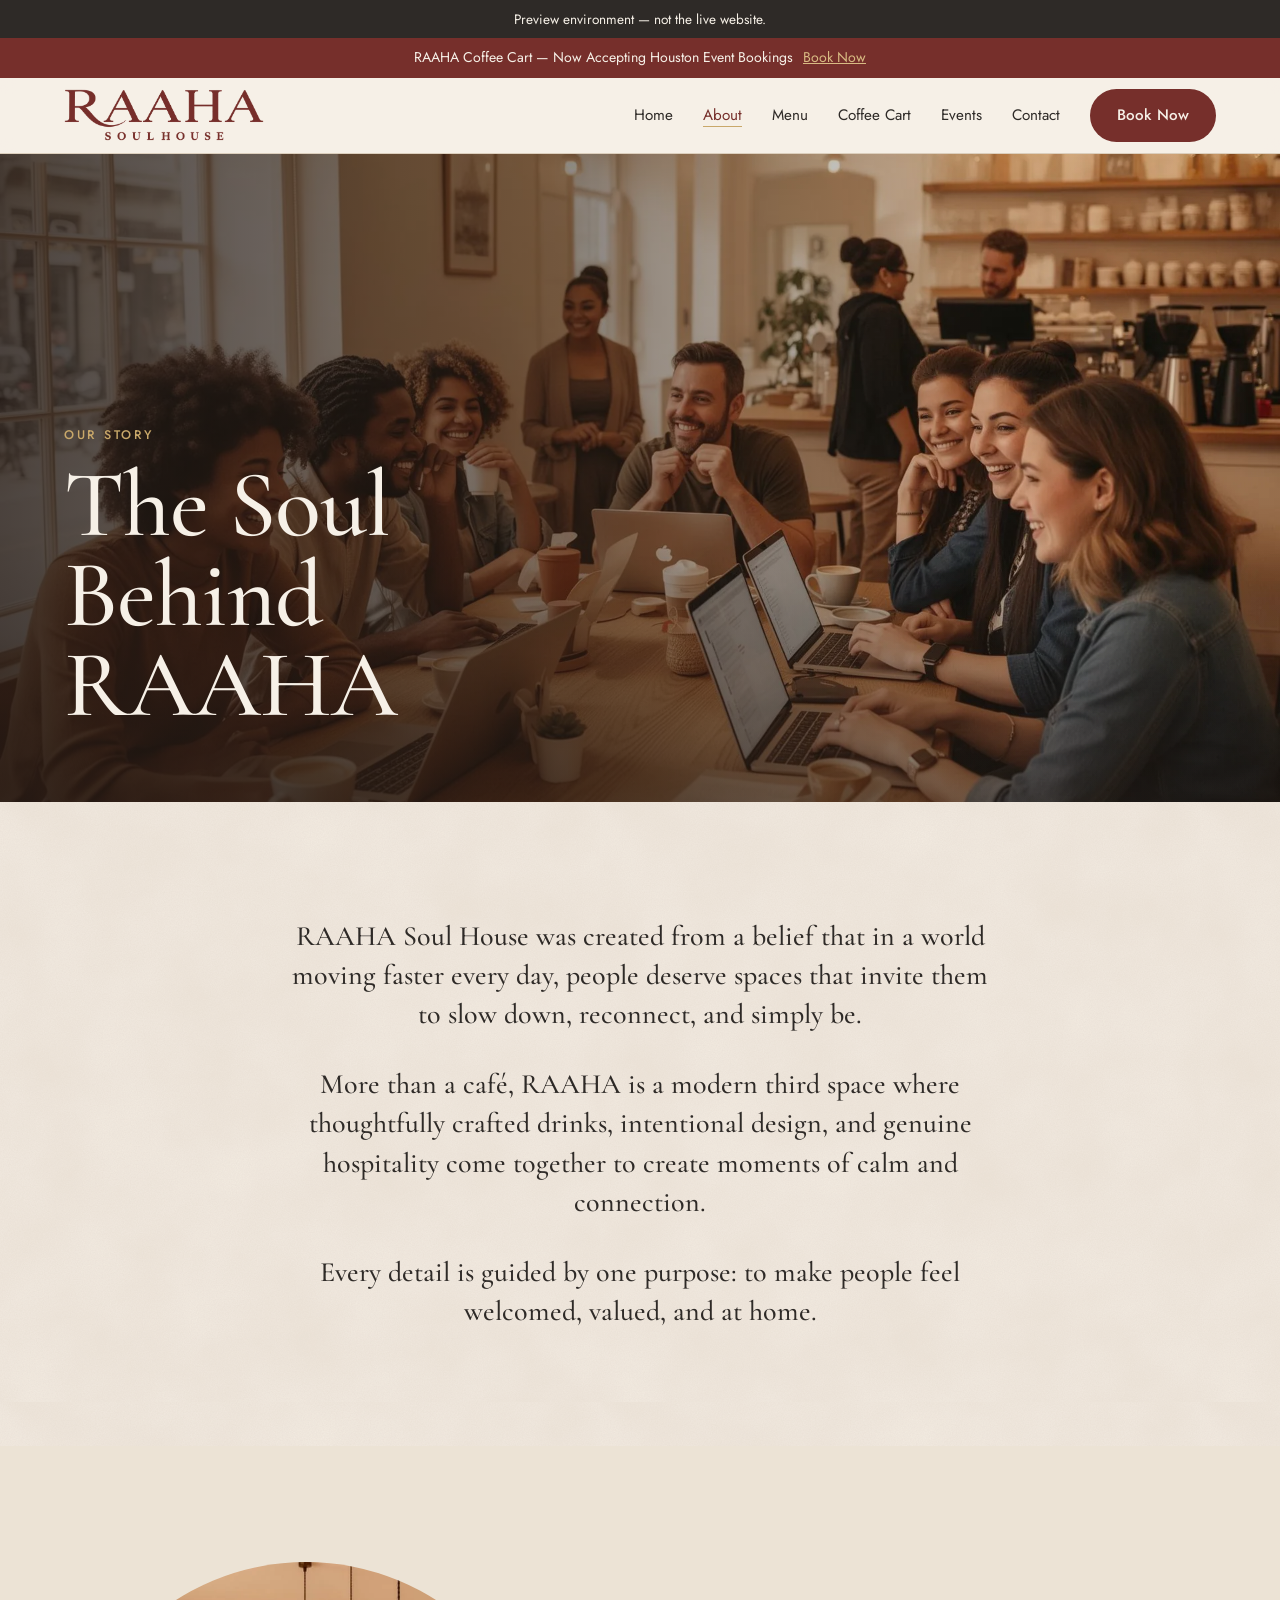
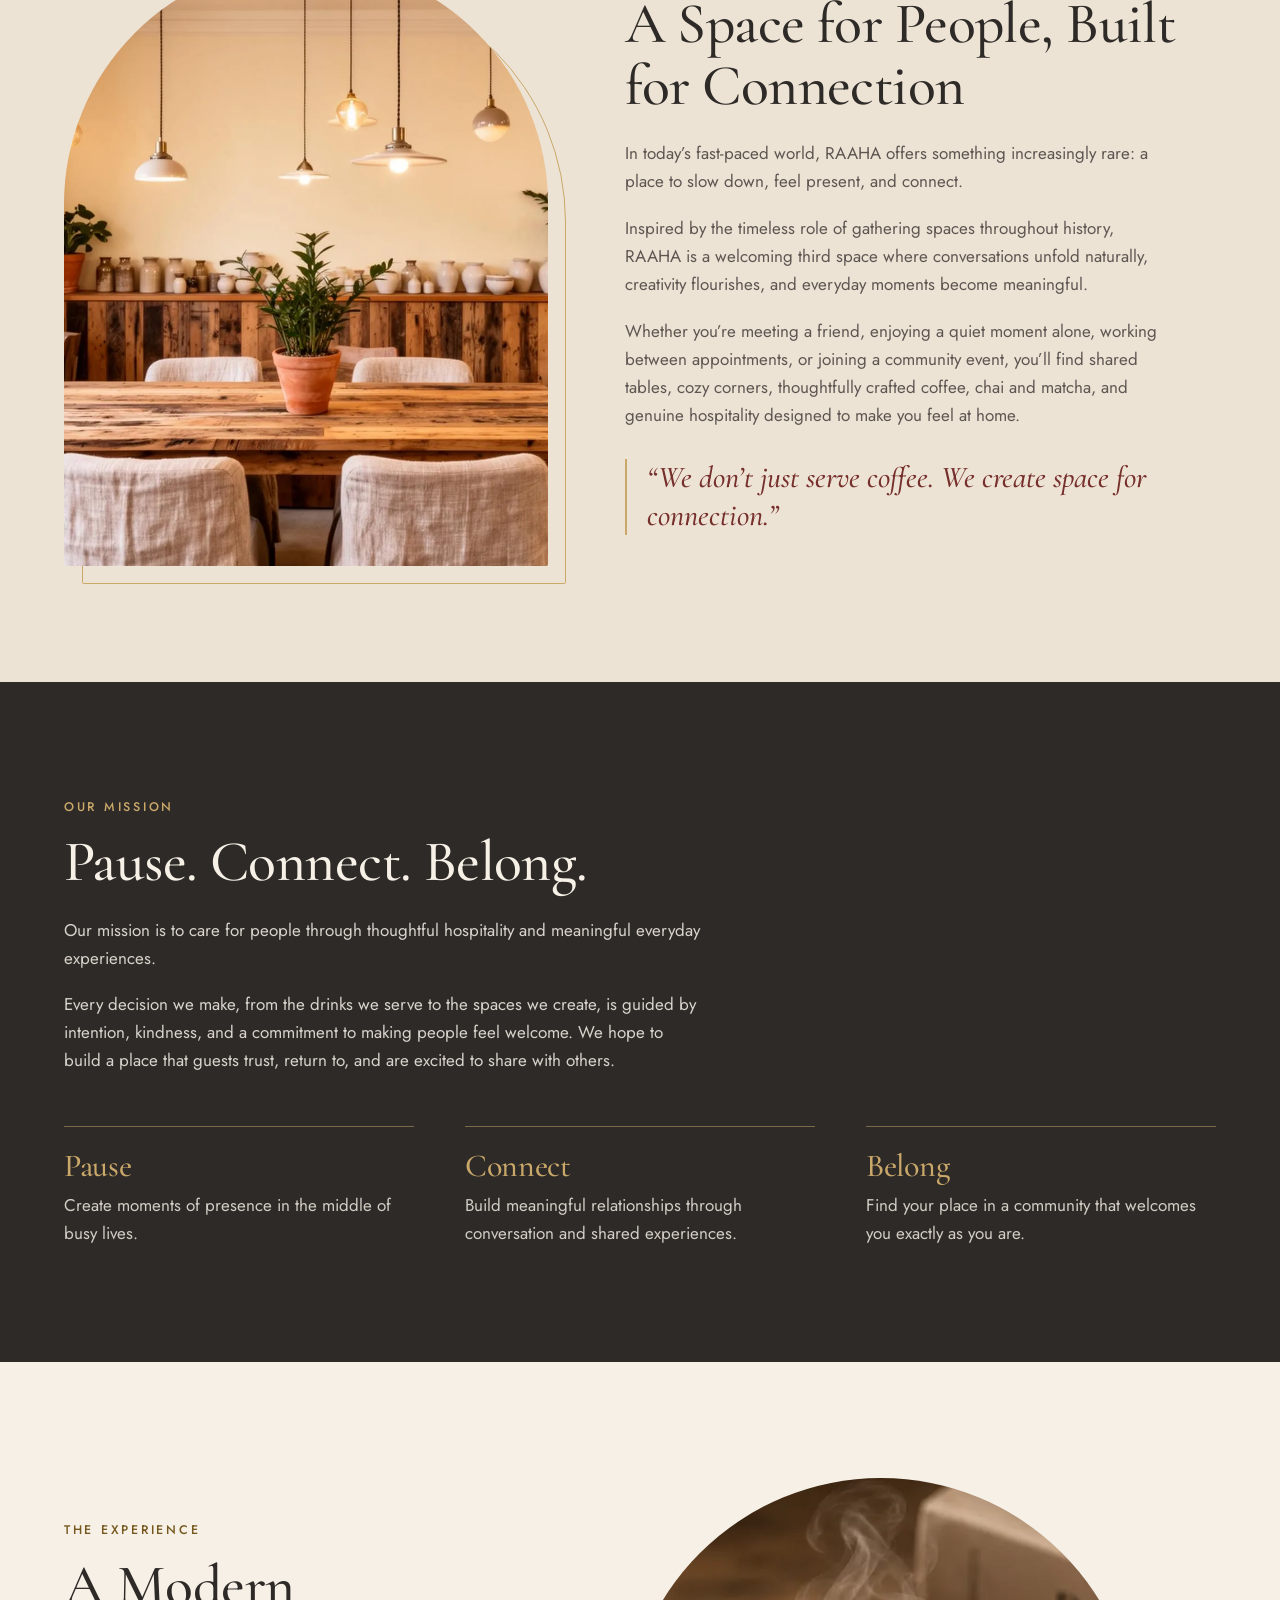
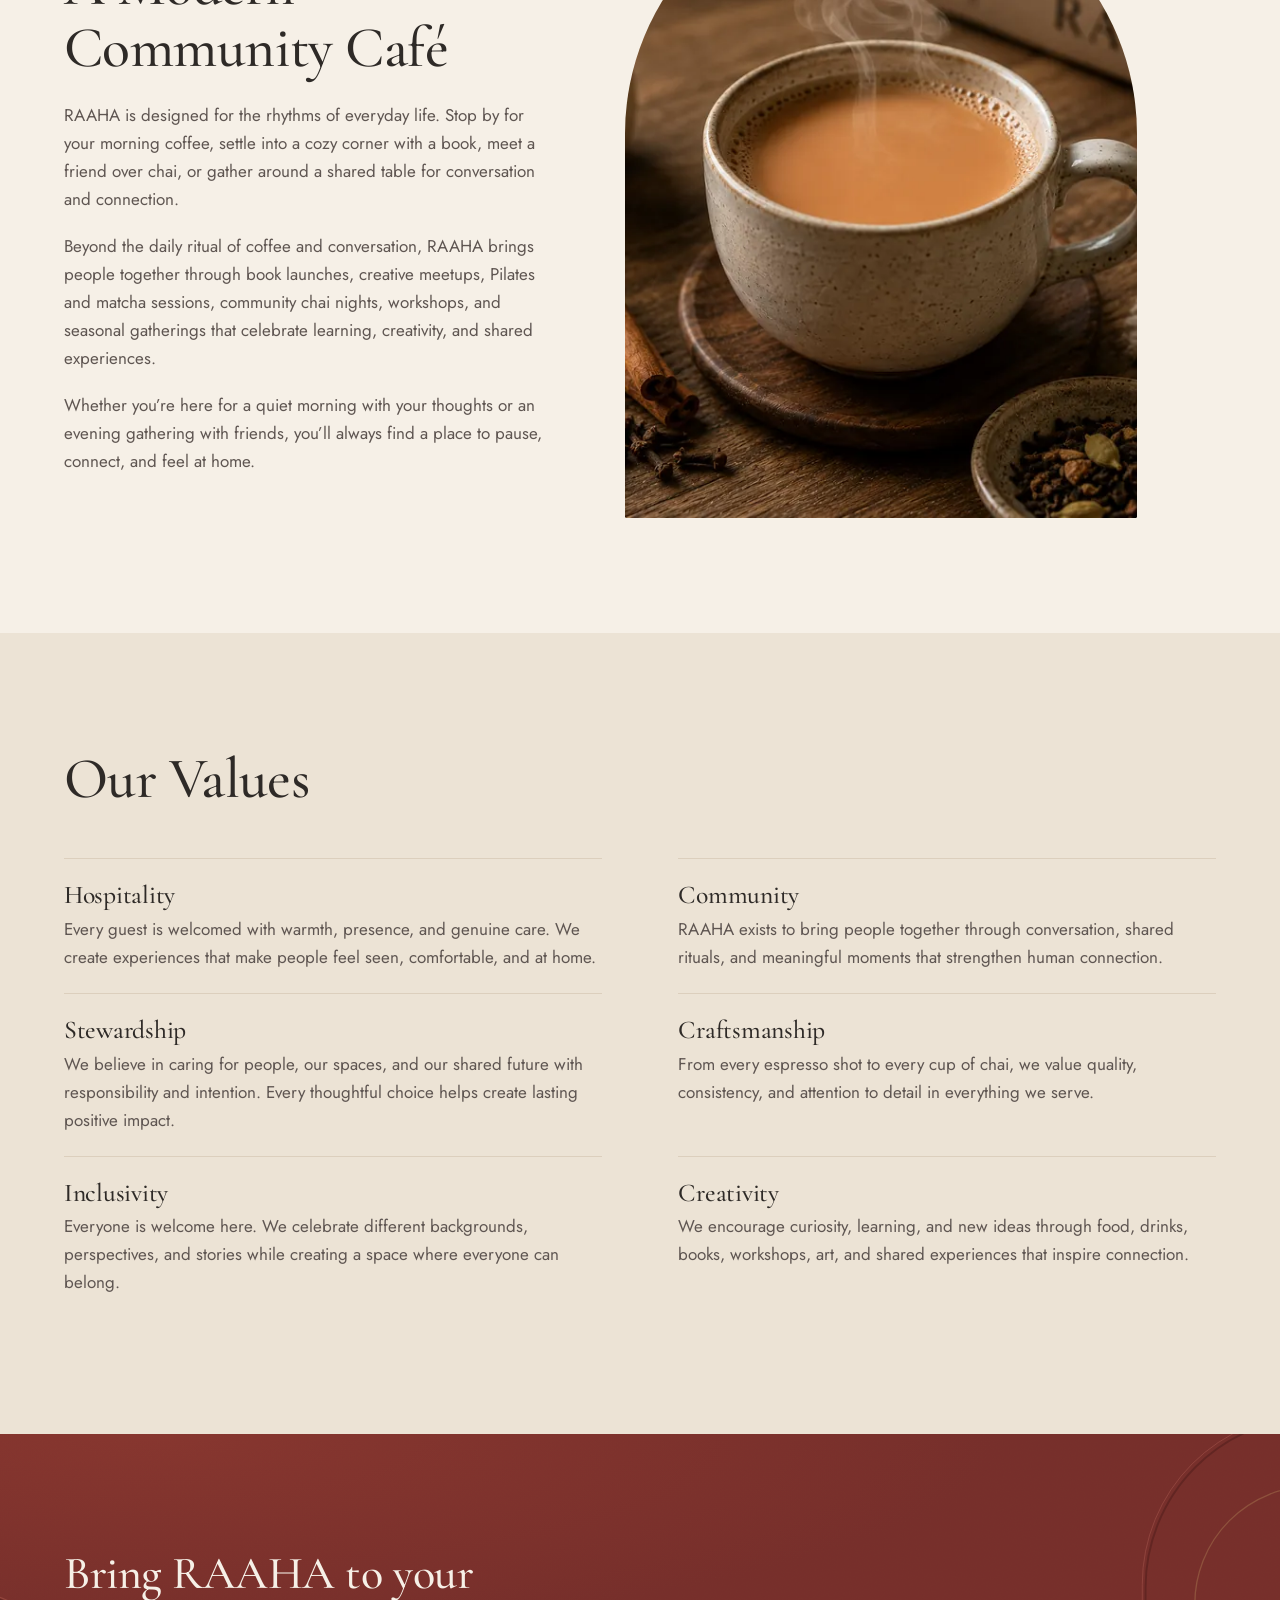
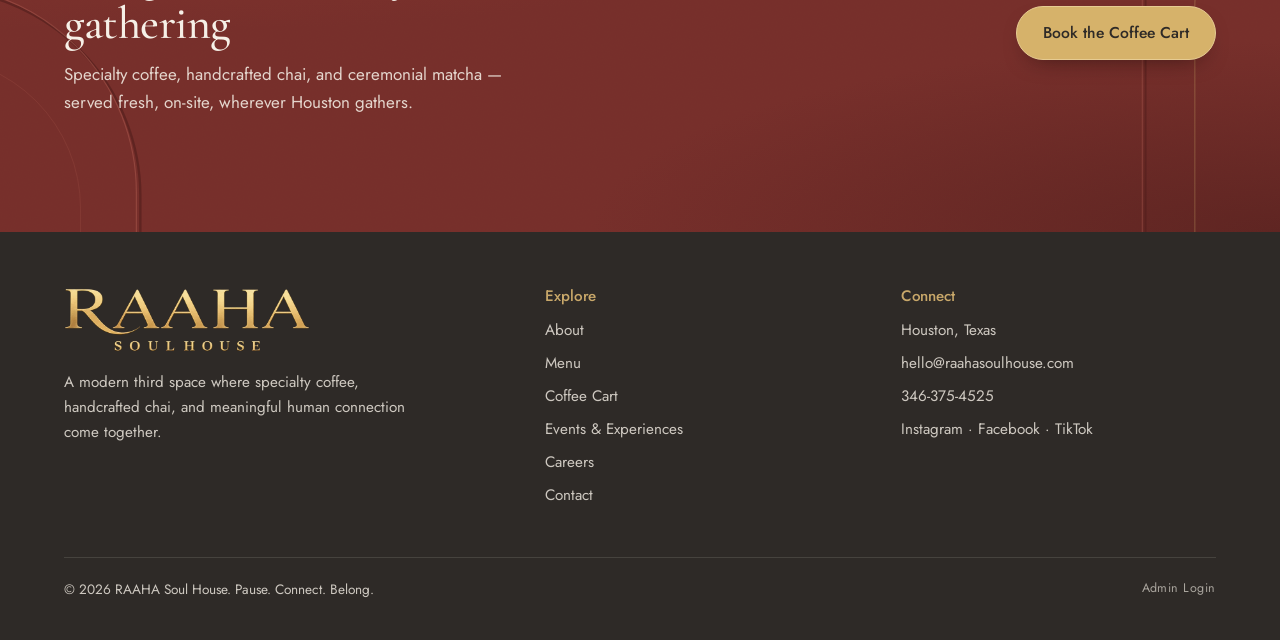
<file: about.html>
<!DOCTYPE html>
<html lang="en">
<head>
    <meta charset="UTF-8">
    <meta name="viewport" content="width=device-width, initial-scale=1.0">
    <title>About RAAHA Soul House — A Houston Third-Space Café</title>
    <meta name="description" content="The story, mission, and values behind RAAHA Soul House — a modern Houston third space for specialty coffee, chai, matcha, and meaningful connection.">
    <link rel="icon" href="/favicon.ico" sizes="any">
    <link rel="icon" type="image/png" sizes="32x32" href="/assets/images/web/favicon-32.png">
    <link rel="apple-touch-icon" href="/assets/images/web/apple-touch-icon.png">
    <link rel="canonical" href="https://www.raahasoulhouse.com/about">
    <meta name="theme-color" content="#762F2B">
    <meta property="og:type" content="website">
    <meta property="og:site_name" content="RAAHA Soul House">
    <meta property="og:title" content="About RAAHA Soul House">
    <meta property="og:description" content="A modern third space where thoughtfully crafted drinks, intentional design, and genuine hospitality come together.">
    <meta property="og:url" content="https://www.raahasoulhouse.com/about">
    <meta property="og:image" content="https://www.raahasoulhouse.com/assets/images/web/og-raaha.jpg">
    <meta property="og:image:width" content="1200">
    <meta property="og:image:height" content="630">
    <meta name="twitter:card" content="summary_large_image">
    <script type="application/ld+json">
    {
      "@context": "https://schema.org",
      "@type": "Organization",
      "name": "RAAHA Soul House",
      "url": "https://www.raahasoulhouse.com/",
      "logo": "https://www.raahasoulhouse.com/assets/images/web/apple-touch-icon.png",
      "email": "hello@raahasoulhouse.com",
      "telephone": "+1-346-375-4525",
      "areaServed": "Houston, Texas",
      "sameAs": [
        "https://www.instagram.com/raahasoulhouse",
        "https://www.facebook.com/share/17XuyJ2QVN/",
        "https://www.tiktok.com/@raahasoulhouse"
      ]
    }
    </script>
    <link rel="preload" href="/assets/fonts/cormorant-garamond-latin-500-normal.woff2" as="font" type="font/woff2" crossorigin>
    <link rel="preload" href="/assets/images/web/raaha-community-table.webp" as="image" fetchpriority="high">
    <link rel="preconnect" href="https://csoxstrjofgxnnlbshoc.supabase.co" crossorigin>
    <style>html.cms-wait [data-cms-img],html.cms-wait [data-cms-menu] img,html.cms-wait [data-cms-list] img,html.cms-wait [data-cms-events] img{opacity:0}</style>
    <script>(function(){var d=document.documentElement;d.classList.add("cms-wait");try{if(window.fetch&&!/[?&]preview=draft/.test(location.search)){var c=["www.raahasoulhouse.com","raahasoulhouse.com"].indexOf(location.hostname)>-1?"live":"published";window.__raahaCms=fetch("https://csoxstrjofgxnnlbshoc.supabase.co/rest/v1/cms_entries?select=id,collection,key,sort,"+c+"&"+c+"=not.is.null&order=sort.asc,id.asc",{headers:{apikey:"sb_publishable_xvqoYVd2WrA55FlFSvpxog_m34tyORn"}}).then(function(r){if(!r.ok)throw new Error("HTTP "+r.status);return r.json()});window.__raahaCms.catch(function(){d.classList.remove("cms-wait")})}}catch(e){}setTimeout(function(){d.classList.remove("cms-wait")},2500)})()</script>
    <link rel="stylesheet" href="/assets/css/home.css?v=20261031r">
</head>
<body>
    <a class="skip-link" href="#main">Skip to content</a>

    <div class="preview-notice" id="preview-notice" hidden>Preview environment — not the live website.</div>
    <div class="announcement" data-cms-show="show.site.announcement">
        <span data-cms="site.announcement.text">RAAHA Coffee Cart — Now Accepting Houston Event Bookings</span>
        <a href="/coffee-cart#book" data-cms-link="site.announcement.link">Book Now</a>
    </div>

    <header class="site-header">
        <div class="header-inner">
            <a class="brand-logo" href="/"><img src="/assets/images/brand/raaha-logo-burgundy.webp" alt="RAAHA Soul House — home" width="647" height="168"></a>
            <button class="nav-toggle" type="button" aria-expanded="false" aria-controls="primary-nav">Menu</button>
            <nav class="primary-nav" id="primary-nav" aria-label="Main">
                <a href="/">Home</a>
                <a href="/about" aria-current="page">About</a>
                <a href="/menu">Menu</a>
                <a href="/coffee-cart">Coffee Cart</a>
                <a href="/events">Events</a>
                <a href="/contact">Contact</a>
                <a class="btn btn-brick" href="/coffee-cart#book" data-cms-link="site.header.cta">Book Now</a>
            </nav>
        </div>
    </header>

    <main id="main">
        <section class="page-hero-photo about-hero" aria-labelledby="about-title">
            <img data-cms-img="about.hero.image" src="/assets/images/web/raaha-community-table.webp" alt="Friends laughing and working together around a shared café table" width="1920" height="1080" fetchpriority="high">
            <div class="hero-copy">
                <span class="eyebrow" data-cms="about.hero.eyebrow">Our story</span>
                <h1 id="about-title" data-cms="about.hero.title">The Soul Behind RAAHA</h1>
            </div>
        </section>

        <section class="section texture-ivory">
            <div class="section-inner intro-prose" data-cms-paras="about.intro.body">
                <p>RAAHA Soul House was created from a belief that in a world moving faster every day, people deserve spaces that invite them to slow down, reconnect, and simply be.</p>
                <p>More than a café, RAAHA is a modern third space where thoughtfully crafted drinks, intentional design, and genuine hospitality come together to create moments of calm and connection.</p>
                <p>Every detail is guided by one purpose: to make people feel welcomed, valued, and at home.</p>
            </div>
        </section>

        <section class="section split limewash" aria-labelledby="connection-title">
            <div class="section-inner">
                <div class="arch-frame"><div class="arch"><img loading="lazy" data-cms-img="about.space.image" src="/assets/images/web/raaha-interior.webp" alt="A warm café interior with a long wooden table, linen chairs, pendant lights and potted plants" width="1920" height="1080"></div></div>
                <div>
                    <h2 class="section-title" id="connection-title" data-cms="about.space.title">A Space for People, Built for Connection</h2>
                    <div class="prose" data-cms-paras="about.space.body">
                        <p>In today’s fast-paced world, RAAHA offers something increasingly rare: a place to slow down, feel present, and connect.</p>
                        <p>Inspired by the timeless role of gathering spaces throughout history, RAAHA is a welcoming third space where conversations unfold naturally, creativity flourishes, and everyday moments become meaningful.</p>
                        <p>Whether you’re meeting a friend, enjoying a quiet moment alone, working between appointments, or joining a community event, you’ll find shared tables, cozy corners, thoughtfully crafted coffee, chai and matcha, and genuine hospitality designed to make you feel at home.</p>
                    </div>
                    <p class="pull-quote" data-cms="about.space.quote">“We don’t just serve coffee. We create space for connection.”</p>
                </div>
            </div>
        </section>

        <section class="section mission on-dark" aria-labelledby="mission-title">
            <div class="section-inner">
                <span class="eyebrow" data-cms="about.mission.eyebrow">Our mission</span>
                <h2 class="section-title" id="mission-title" data-cms="about.mission.title">Pause. Connect. Belong.</h2>
                <div class="prose" data-cms-paras="about.mission.body">
                    <p>Our mission is to care for people through thoughtful hospitality and meaningful everyday experiences.</p>
                    <p>Every decision we make, from the drinks we serve to the spaces we create, is guided by intention, kindness, and a commitment to making people feel welcome. We hope to build a place that guests trust, return to, and are excited to share with others.</p>
                </div>
                <ul class="trio" data-cms-list="about_pillar">
                    <template><li><h3 data-f="title"></h3><p data-f="text"></p></li></template>
                    <li><h3 data-f="title">Pause</h3><p data-f="text">Create moments of presence in the middle of busy lives.</p></li>
                    <li><h3 data-f="title">Connect</h3><p data-f="text">Build meaningful relationships through conversation and shared experiences.</p></li>
                    <li><h3 data-f="title">Belong</h3><p data-f="text">Find your place in a community that welcomes you exactly as you are.</p></li>
                </ul>
            </div>
        </section>

        <section class="section split flip" aria-labelledby="experience-title">
            <div class="section-inner">
                <div class="arch"><img loading="lazy" data-cms-img="about.experience.image" src="/assets/images/web/raaha-chai.webp" alt="RAAHA chai with warming spices" width="900" height="675"></div>
                <div>
                    <span class="eyebrow" data-cms="about.experience.eyebrow">The experience</span>
                    <h2 class="section-title" id="experience-title" data-cms="about.experience.title">A Modern Community Café</h2>
                    <div class="prose" data-cms-paras="about.experience.body">
                        <p>RAAHA is designed for the rhythms of everyday life. Stop by for your morning coffee, settle into a cozy corner with a book, meet a friend over chai, or gather around a shared table for conversation and connection.</p>
                        <p>Beyond the daily ritual of coffee and conversation, RAAHA brings people together through book launches, creative meetups, Pilates and matcha sessions, community chai nights, workshops, and seasonal gatherings that celebrate learning, creativity, and shared experiences.</p>
                        <p>Whether you’re here for a quiet morning with your thoughts or an evening gathering with friends, you’ll always find a place to pause, connect, and feel at home.</p>
                    </div>
                </div>
            </div>
        </section>

        <section class="section limewash" aria-labelledby="values-title">
            <div class="section-inner">
                <h2 class="section-title" id="values-title" data-cms="about.values.title">Our Values</h2>
                <ul class="index-list" data-cms-list="about_value">
                    <template><li><h3 data-f="title"></h3><p data-f="text"></p></li></template>
                    <li><h3 data-f="title">Hospitality</h3><p data-f="text">Every guest is welcomed with warmth, presence, and genuine care. We create experiences that make people feel seen, comfortable, and at home.</p></li>
                    <li><h3 data-f="title">Community</h3><p data-f="text">RAAHA exists to bring people together through conversation, shared rituals, and meaningful moments that strengthen human connection.</p></li>
                    <li><h3 data-f="title">Stewardship</h3><p data-f="text">We believe in caring for people, our spaces, and our shared future with responsibility and intention. Every thoughtful choice helps create lasting positive impact.</p></li>
                    <li><h3 data-f="title">Craftsmanship</h3><p data-f="text">From every espresso shot to every cup of chai, we value quality, consistency, and attention to detail in everything we serve.</p></li>
                    <li><h3 data-f="title">Inclusivity</h3><p data-f="text">Everyone is welcome here. We celebrate different backgrounds, perspectives, and stories while creating a space where everyone can belong.</p></li>
                    <li><h3 data-f="title">Creativity</h3><p data-f="text">We encourage curiosity, learning, and new ideas through food, drinks, books, workshops, art, and shared experiences that inspire connection.</p></li>
                </ul>
            </div>
        </section>

        <section class="section cta-band on-dark tone-brick arch-band" aria-labelledby="about-cta">
            <div class="section-inner">
                <div>
                    <h2 id="about-cta" data-cms="about.cta.title">Bring RAAHA to your gathering</h2>
                    <p data-cms="about.cta.body">Specialty coffee, handcrafted chai, and ceremonial matcha — served fresh, on-site, wherever Houston gathers.</p>
                </div>
                <a class="btn btn-gold btn-champagne" href="/coffee-cart#book" data-cms-link="about.cta.button">Book the Coffee Cart</a>
            </div>
        </section>
    </main>

    <footer class="site-footer">
        <div class="footer-inner">
            <div>
                <a class="brand-logo brand-logo-footer" href="/"><img src="/assets/images/brand/raaha-logo-gold.webp" alt="RAAHA Soul House — home" width="770" height="200" loading="lazy"></a>
                <p style="margin-top: 18px; max-width: 22rem;">A modern third space where specialty coffee, handcrafted chai, and meaningful human connection come together.</p>
            </div>
            <div>
                <h2>Explore</h2>
                <ul>
                    <li><a href="/about">About</a></li>
                    <li><a href="/menu">Menu</a></li>
                    <li><a href="/coffee-cart">Coffee Cart</a></li>
                    <li><a href="/events">Events &amp; Experiences</a></li>
                    <li><a href="/careers">Careers</a></li>
                    <li><a href="/contact">Contact</a></li>
                </ul>
            </div>
            <div>
                <h2>Connect</h2>
                <ul>
                    <li>Houston, Texas</li>
                    <li><a href="mailto:hello@raahasoulhouse.com">hello@raahasoulhouse.com</a></li>
                    <li><a href="tel:+13463754525">346-375-4525</a></li>
                    <li><a href="https://www.instagram.com/raahasoulhouse" target="_blank" rel="noopener">Instagram</a> · <a href="https://www.facebook.com/share/17XuyJ2QVN/" target="_blank" rel="noopener">Facebook</a> · <a href="https://www.tiktok.com/@raahasoulhouse" target="_blank" rel="noopener">TikTok</a></li>
                </ul>
            </div>
        </div>
        <p class="footer-note">© 2026 RAAHA Soul House. Pause. Connect. Belong.<a class="footer-admin" href="/admin/" rel="nofollow">Admin Login</a></p>
    </footer>

    <script src="/assets/js/site.js?v=20261030i" defer></script>
    <script src="/assets/js/config.js?v=20261030i" defer></script>
    <script src="/assets/js/cms.js?v=20261031s" defer></script>
    <script src="/assets/js/inquiry.js?v=20261030i" defer></script>
    <script src="/assets/js/forms.js?v=20261030i" defer></script>
</body>
</html>
</file>
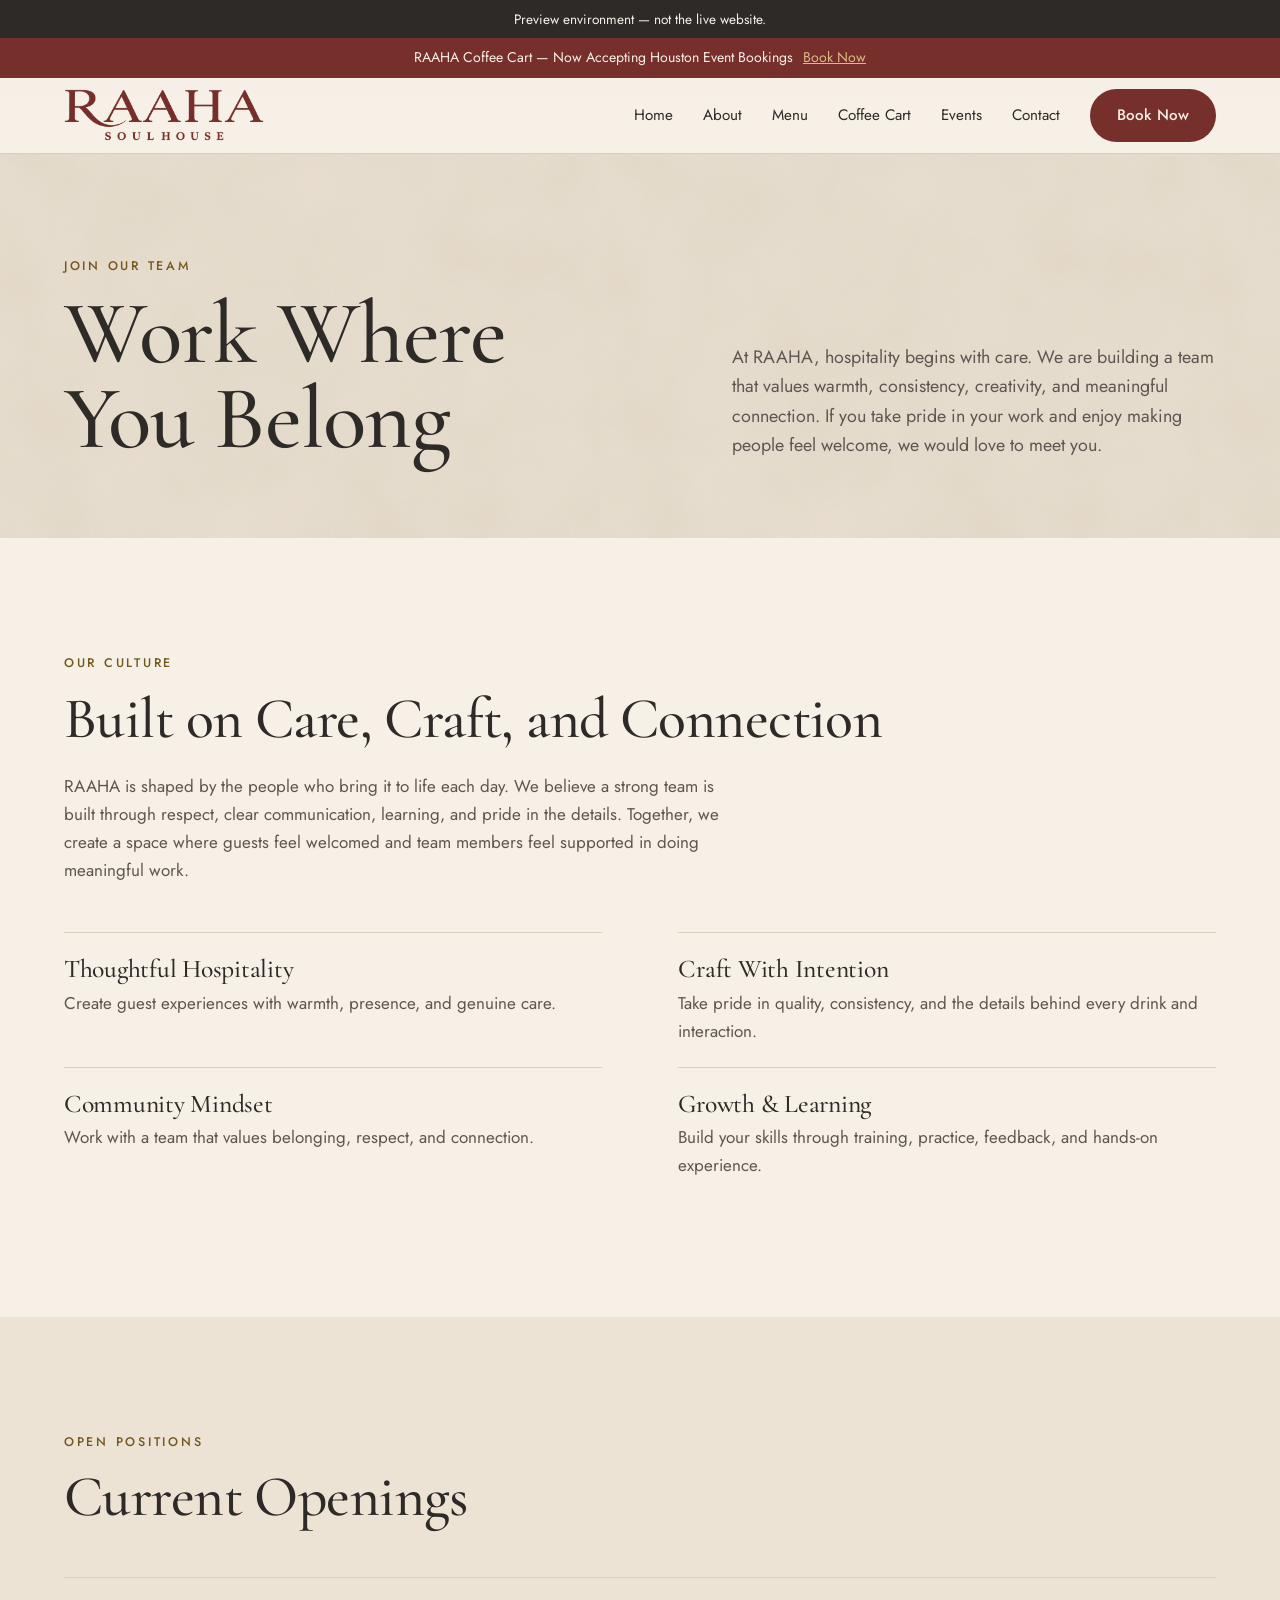
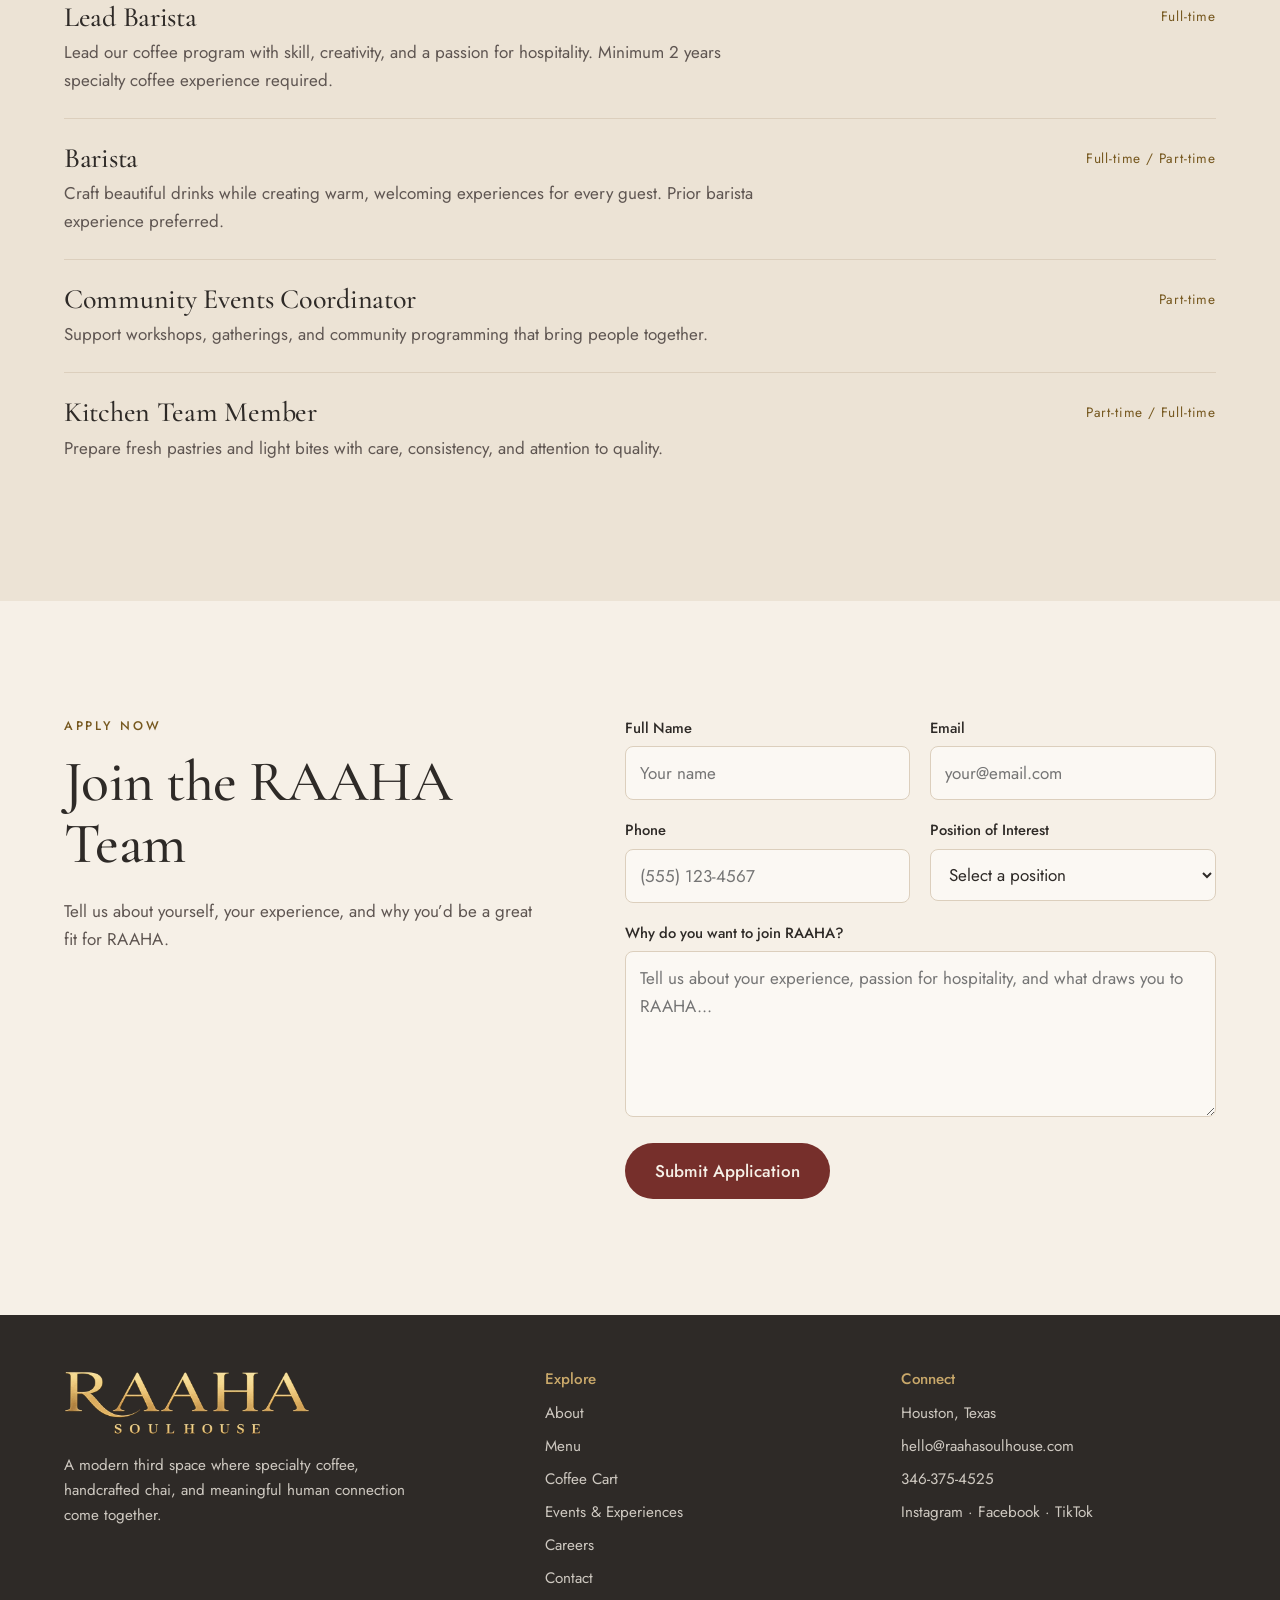
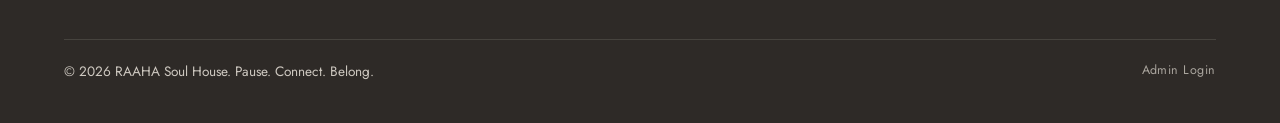
<file: careers.html>
<!DOCTYPE html>
<html lang="en">
<head>
    <meta charset="UTF-8">
    <meta name="viewport" content="width=device-width, initial-scale=1.0">
    <title>Careers at RAAHA Soul House — Houston Café Jobs</title>
    <meta name="description" content="Join the RAAHA Soul House team in Houston. Openings for Lead Barista, Barista, Community Events Coordinator, and Kitchen Team Member.">
    <link rel="icon" href="/favicon.ico" sizes="any">
    <link rel="icon" type="image/png" sizes="32x32" href="/assets/images/web/favicon-32.png">
    <link rel="apple-touch-icon" href="/assets/images/web/apple-touch-icon.png">
    <link rel="canonical" href="https://www.raahasoulhouse.com/careers">
    <meta name="theme-color" content="#762F2B">
    <meta property="og:type" content="website">
    <meta property="og:site_name" content="RAAHA Soul House">
    <meta property="og:title" content="Careers at RAAHA Soul House">
    <meta property="og:description" content="Work where you belong — hospitality that begins with care.">
    <meta property="og:url" content="https://www.raahasoulhouse.com/careers">
    <meta property="og:image" content="https://www.raahasoulhouse.com/assets/images/web/og-raaha.jpg">
    <meta property="og:image:width" content="1200">
    <meta property="og:image:height" content="630">
    <meta name="twitter:card" content="summary_large_image">
    <script type="application/ld+json">
    {
      "@context": "https://schema.org",
      "@type": "Organization",
      "name": "RAAHA Soul House",
      "url": "https://www.raahasoulhouse.com/",
      "logo": "https://www.raahasoulhouse.com/assets/images/web/apple-touch-icon.png",
      "email": "hello@raahasoulhouse.com",
      "telephone": "+1-346-375-4525",
      "areaServed": "Houston, Texas",
      "sameAs": [
        "https://www.instagram.com/raahasoulhouse",
        "https://www.facebook.com/share/17XuyJ2QVN/",
        "https://www.tiktok.com/@raahasoulhouse"
      ]
    }
    </script>
    <link rel="preload" href="/assets/fonts/cormorant-garamond-latin-500-normal.woff2" as="font" type="font/woff2" crossorigin>
    <link rel="preconnect" href="https://csoxstrjofgxnnlbshoc.supabase.co" crossorigin>
    <style>html.cms-wait [data-cms-img],html.cms-wait [data-cms-menu] img,html.cms-wait [data-cms-list] img,html.cms-wait [data-cms-events] img{opacity:0}</style>
    <script>(function(){var d=document.documentElement;d.classList.add("cms-wait");try{if(window.fetch&&!/[?&]preview=draft/.test(location.search)){var c=["www.raahasoulhouse.com","raahasoulhouse.com"].indexOf(location.hostname)>-1?"live":"published";window.__raahaCms=fetch("https://csoxstrjofgxnnlbshoc.supabase.co/rest/v1/cms_entries?select=id,collection,key,sort,"+c+"&"+c+"=not.is.null&order=sort.asc,id.asc",{headers:{apikey:"sb_publishable_xvqoYVd2WrA55FlFSvpxog_m34tyORn"}}).then(function(r){if(!r.ok)throw new Error("HTTP "+r.status);return r.json()});window.__raahaCms.catch(function(){d.classList.remove("cms-wait")})}}catch(e){}setTimeout(function(){d.classList.remove("cms-wait")},2500)})()</script>
    <link rel="stylesheet" href="/assets/css/home.css?v=20261031r">
</head>
<body>
    <a class="skip-link" href="#main">Skip to content</a>

    <div class="preview-notice" id="preview-notice" hidden>Preview environment — not the live website.</div>
    <div class="announcement" data-cms-show="show.site.announcement">
        <span data-cms="site.announcement.text">RAAHA Coffee Cart — Now Accepting Houston Event Bookings</span>
        <a href="/coffee-cart#book" data-cms-link="site.announcement.link">Book Now</a>
    </div>

    <header class="site-header">
        <div class="header-inner">
            <a class="brand-logo" href="/"><img src="/assets/images/brand/raaha-logo-burgundy.webp" alt="RAAHA Soul House — home" width="647" height="168"></a>
            <button class="nav-toggle" type="button" aria-expanded="false" aria-controls="primary-nav">Menu</button>
            <nav class="primary-nav" id="primary-nav" aria-label="Main">
                <a href="/">Home</a>
                <a href="/about">About</a>
                <a href="/menu">Menu</a>
                <a href="/coffee-cart">Coffee Cart</a>
                <a href="/events">Events</a>
                <a href="/contact">Contact</a>
                <a class="btn btn-brick" href="/coffee-cart#book" data-cms-link="site.header.cta">Book Now</a>
            </nav>
        </div>
    </header>

    <main id="main">
        <section class="page-head texture-ivory" aria-labelledby="careers-title">
            <div class="section-inner">
                <div>
                    <span class="eyebrow" data-cms="careers.hero.eyebrow">Join our team</span>
                    <h1 id="careers-title" data-cms="careers.hero.title">Work Where You Belong</h1>
                </div>
                <p data-cms="careers.hero.intro">At RAAHA, hospitality begins with care. We are building a team that values warmth, consistency, creativity, and meaningful connection. If you take pride in your work and enjoy making people feel welcome, we would love to meet you.</p>
            </div>
        </section>

        <section class="section" aria-labelledby="culture-title">
            <div class="section-inner">
                <span class="eyebrow" data-cms="careers.culture.eyebrow">Our culture</span>
                <h2 class="section-title" id="culture-title" data-cms="careers.culture.title">Built on Care, Craft, and Connection</h2>
                <div class="prose" style="margin-top: 22px; max-width: 42rem;" data-cms-paras="careers.culture.body">
                    <p>RAAHA is shaped by the people who bring it to life each day. We believe a strong team is built through respect, clear communication, learning, and pride in the details. Together, we create a space where guests feel welcomed and team members feel supported in doing meaningful work.</p>
                </div>
                <ul class="index-list" data-cms-list="career_value">
                    <template><li><h3 data-f="title"></h3><p data-f="text"></p></li></template>
                    <li><h3 data-f="title">Thoughtful Hospitality</h3><p data-f="text">Create guest experiences with warmth, presence, and genuine care.</p></li>
                    <li><h3 data-f="title">Craft With Intention</h3><p data-f="text">Take pride in quality, consistency, and the details behind every drink and interaction.</p></li>
                    <li><h3 data-f="title">Community Mindset</h3><p data-f="text">Work with a team that values belonging, respect, and connection.</p></li>
                    <li><h3 data-f="title">Growth &amp; Learning</h3><p data-f="text">Build your skills through training, practice, feedback, and hands-on experience.</p></li>
                </ul>
            </div>
        </section>

        <section class="section limewash" aria-labelledby="openings-title">
            <div class="section-inner">
                <span class="eyebrow" data-cms="careers.openings.eyebrow">Open positions</span>
                <h2 class="section-title" id="openings-title" data-cms="careers.openings.title">Current Openings</h2>
                <ul class="openings" data-cms-list="career_role">
                    <template><li><h3 data-f="title"></h3><span class="type" data-f="type"></span><p data-f="text"></p></li></template>
                    <li><h3 data-f="title">Lead Barista</h3><span class="type" data-f="type">Full-time</span><p data-f="text">Lead our coffee program with skill, creativity, and a passion for hospitality. Minimum 2 years specialty coffee experience required.</p></li>
                    <li><h3 data-f="title">Barista</h3><span class="type" data-f="type">Full-time / Part-time</span><p data-f="text">Craft beautiful drinks while creating warm, welcoming experiences for every guest. Prior barista experience preferred.</p></li>
                    <li><h3 data-f="title">Community Events Coordinator</h3><span class="type" data-f="type">Part-time</span><p data-f="text">Support workshops, gatherings, and community programming that bring people together.</p></li>
                    <li><h3 data-f="title">Kitchen Team Member</h3><span class="type" data-f="type">Part-time / Full-time</span><p data-f="text">Prepare fresh pastries and light bites with care, consistency, and attention to quality.</p></li>
                </ul>
            </div>
        </section>

        <section class="section split" aria-labelledby="apply-title" id="apply">
            <div class="section-inner" style="align-items: start;">
                <div>
                    <span class="eyebrow" data-cms="careers.apply.eyebrow">Apply now</span>
                    <h2 class="section-title" id="apply-title" data-cms="careers.apply.title">Join the RAAHA Team</h2>
                    <div class="prose" data-cms-paras="careers.apply.body"><p>Tell us about yourself, your experience, and why you’d be a great fit for RAAHA.</p></div>
                </div>
                <div class="form-panel">
                    <form action="https://formspree.io/f/xkoaapbk" method="POST">
                        <input type="hidden" name="form_type" value="Career Application">
                        <div class="form-row-split">
                            <div class="form-group">
                                <label for="careers-full_name">Full Name</label>
                                <input id="careers-full_name" type="text" name="full_name" placeholder="Your name" autocomplete="name" required>
                            </div>
                            <div class="form-group">
                                <label for="careers-email">Email</label>
                                <input id="careers-email" type="email" name="email" placeholder="your@email.com" autocomplete="email" required>
                            </div>
                        </div>
                        <div class="form-row-split">
                            <div class="form-group">
                                <label for="careers-phone_number">Phone</label>
                                <input id="careers-phone_number" type="tel" name="phone_number" placeholder="(555) 123-4567" autocomplete="tel" required>
                            </div>
                            <div class="form-group">
                                <label for="careers-position_interested_in">Position of Interest</label>
                                <select id="careers-position_interested_in" name="position_interested_in" required data-cms-roles="career_role">
                                    <option value="" disabled selected>Select a position</option>
                                    <option value="Lead Barista">Lead Barista (Full-time)</option>
                                    <option value="Barista">Barista (Full/Part-time)</option>
                                    <option value="Community Events Coordinator">Community Events Coordinator (Part-time)</option>
                                    <option value="Kitchen Team Member">Kitchen Team Member (Full/Part-time)</option>
                                </select>
                            </div>
                        </div>
                        <div class="form-group">
                            <label for="careers-message">Why do you want to join RAAHA?</label>
                            <textarea id="careers-message" name="message" rows="5" placeholder="Tell us about your experience, passion for hospitality, and what draws you to RAAHA..." required></textarea>
                        </div>
                        <button type="submit" class="btn-form-submit">Submit Application</button>
                    </form>
                </div>
            </div>
        </section>
    </main>

    <footer class="site-footer">
        <div class="footer-inner">
            <div>
                <a class="brand-logo brand-logo-footer" href="/"><img src="/assets/images/brand/raaha-logo-gold.webp" alt="RAAHA Soul House — home" width="770" height="200" loading="lazy"></a>
                <p style="margin-top: 18px; max-width: 22rem;">A modern third space where specialty coffee, handcrafted chai, and meaningful human connection come together.</p>
            </div>
            <div>
                <h2>Explore</h2>
                <ul>
                    <li><a href="/about">About</a></li>
                    <li><a href="/menu">Menu</a></li>
                    <li><a href="/coffee-cart">Coffee Cart</a></li>
                    <li><a href="/events">Events &amp; Experiences</a></li>
                    <li><a href="/careers">Careers</a></li>
                    <li><a href="/contact">Contact</a></li>
                </ul>
            </div>
            <div>
                <h2>Connect</h2>
                <ul>
                    <li>Houston, Texas</li>
                    <li><a href="mailto:hello@raahasoulhouse.com">hello@raahasoulhouse.com</a></li>
                    <li><a href="tel:+13463754525">346-375-4525</a></li>
                    <li><a href="https://www.instagram.com/raahasoulhouse" target="_blank" rel="noopener">Instagram</a> · <a href="https://www.facebook.com/share/17XuyJ2QVN/" target="_blank" rel="noopener">Facebook</a> · <a href="https://www.tiktok.com/@raahasoulhouse" target="_blank" rel="noopener">TikTok</a></li>
                </ul>
            </div>
        </div>
        <p class="footer-note">© 2026 RAAHA Soul House. Pause. Connect. Belong.<a class="footer-admin" href="/admin/" rel="nofollow">Admin Login</a></p>
    </footer>

    <script src="/assets/js/site.js?v=20261030i" defer></script>
    <script src="/assets/js/config.js?v=20261030i" defer></script>
    <script src="/assets/js/cms.js?v=20261031s" defer></script>
    <script src="/assets/js/inquiry.js?v=20261030i" defer></script>
    <script src="/assets/js/forms.js?v=20261030i" defer></script>
</body>
</html>
</file>
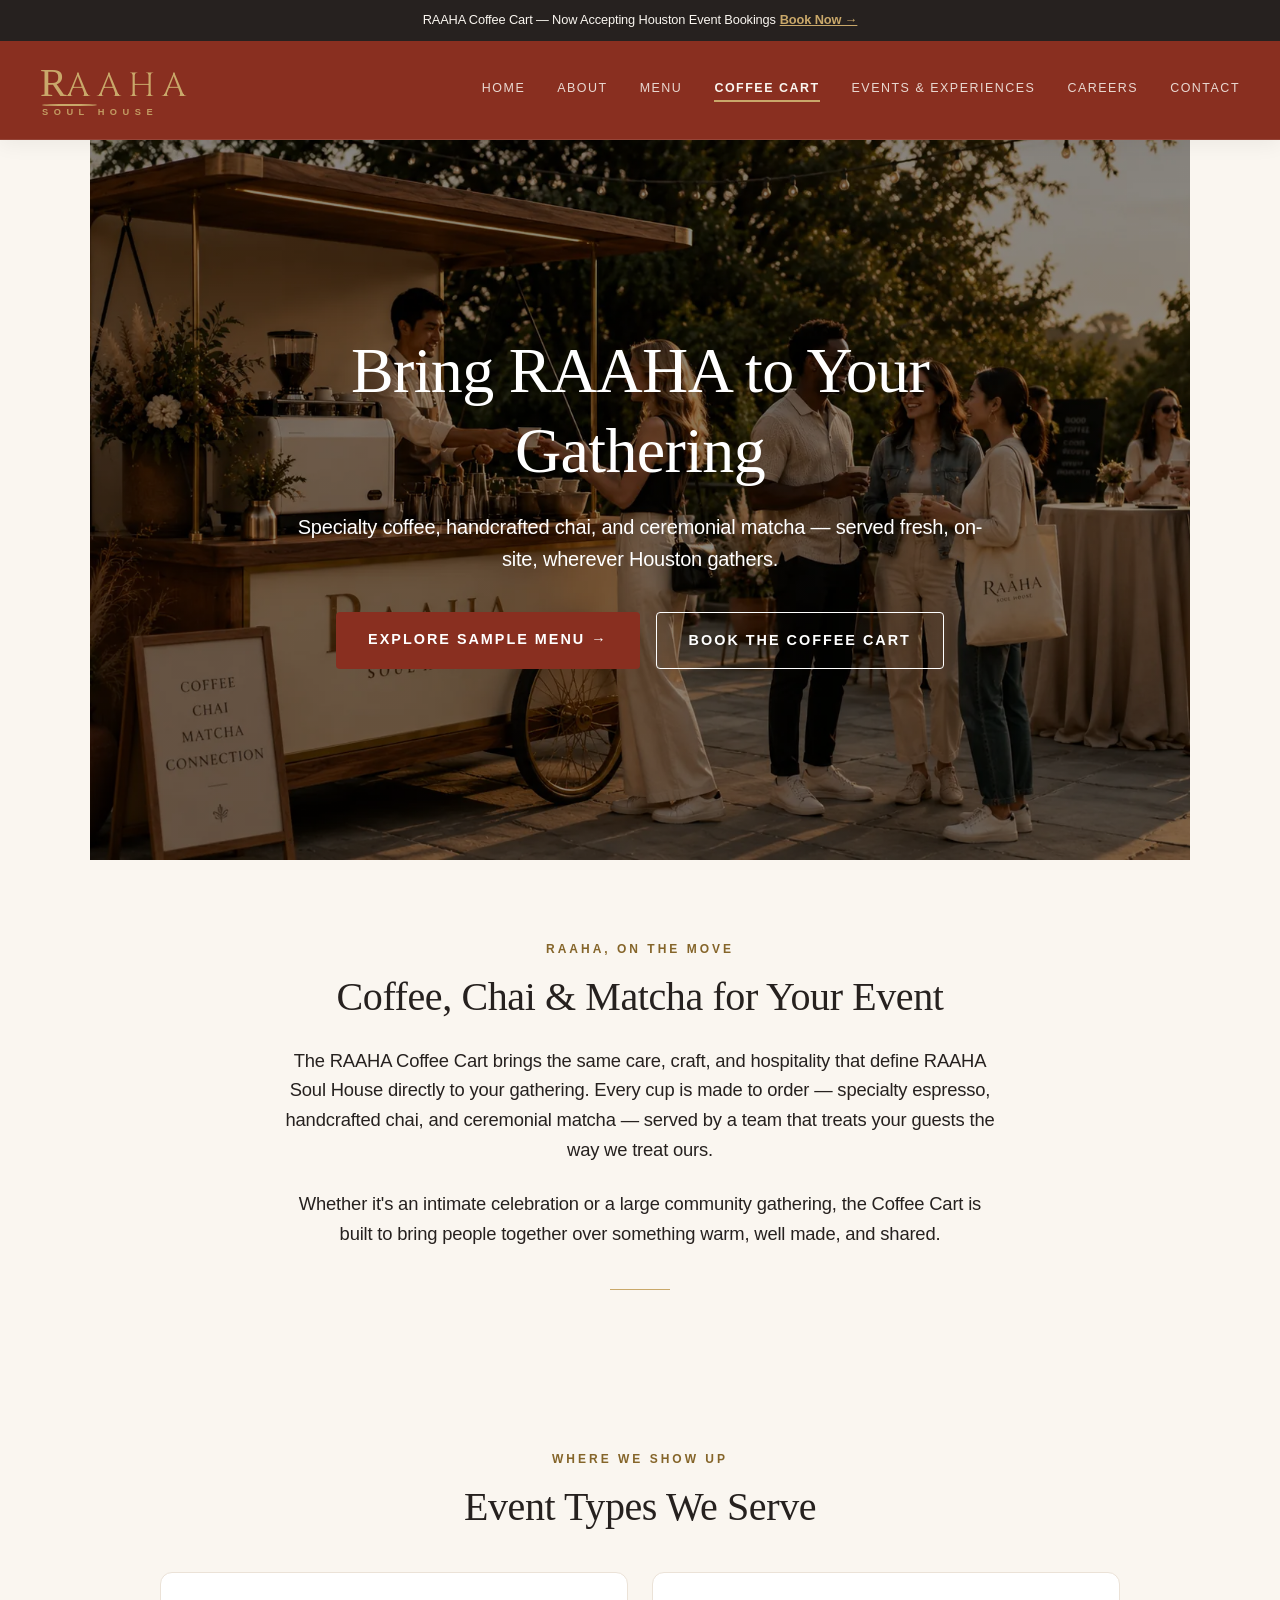
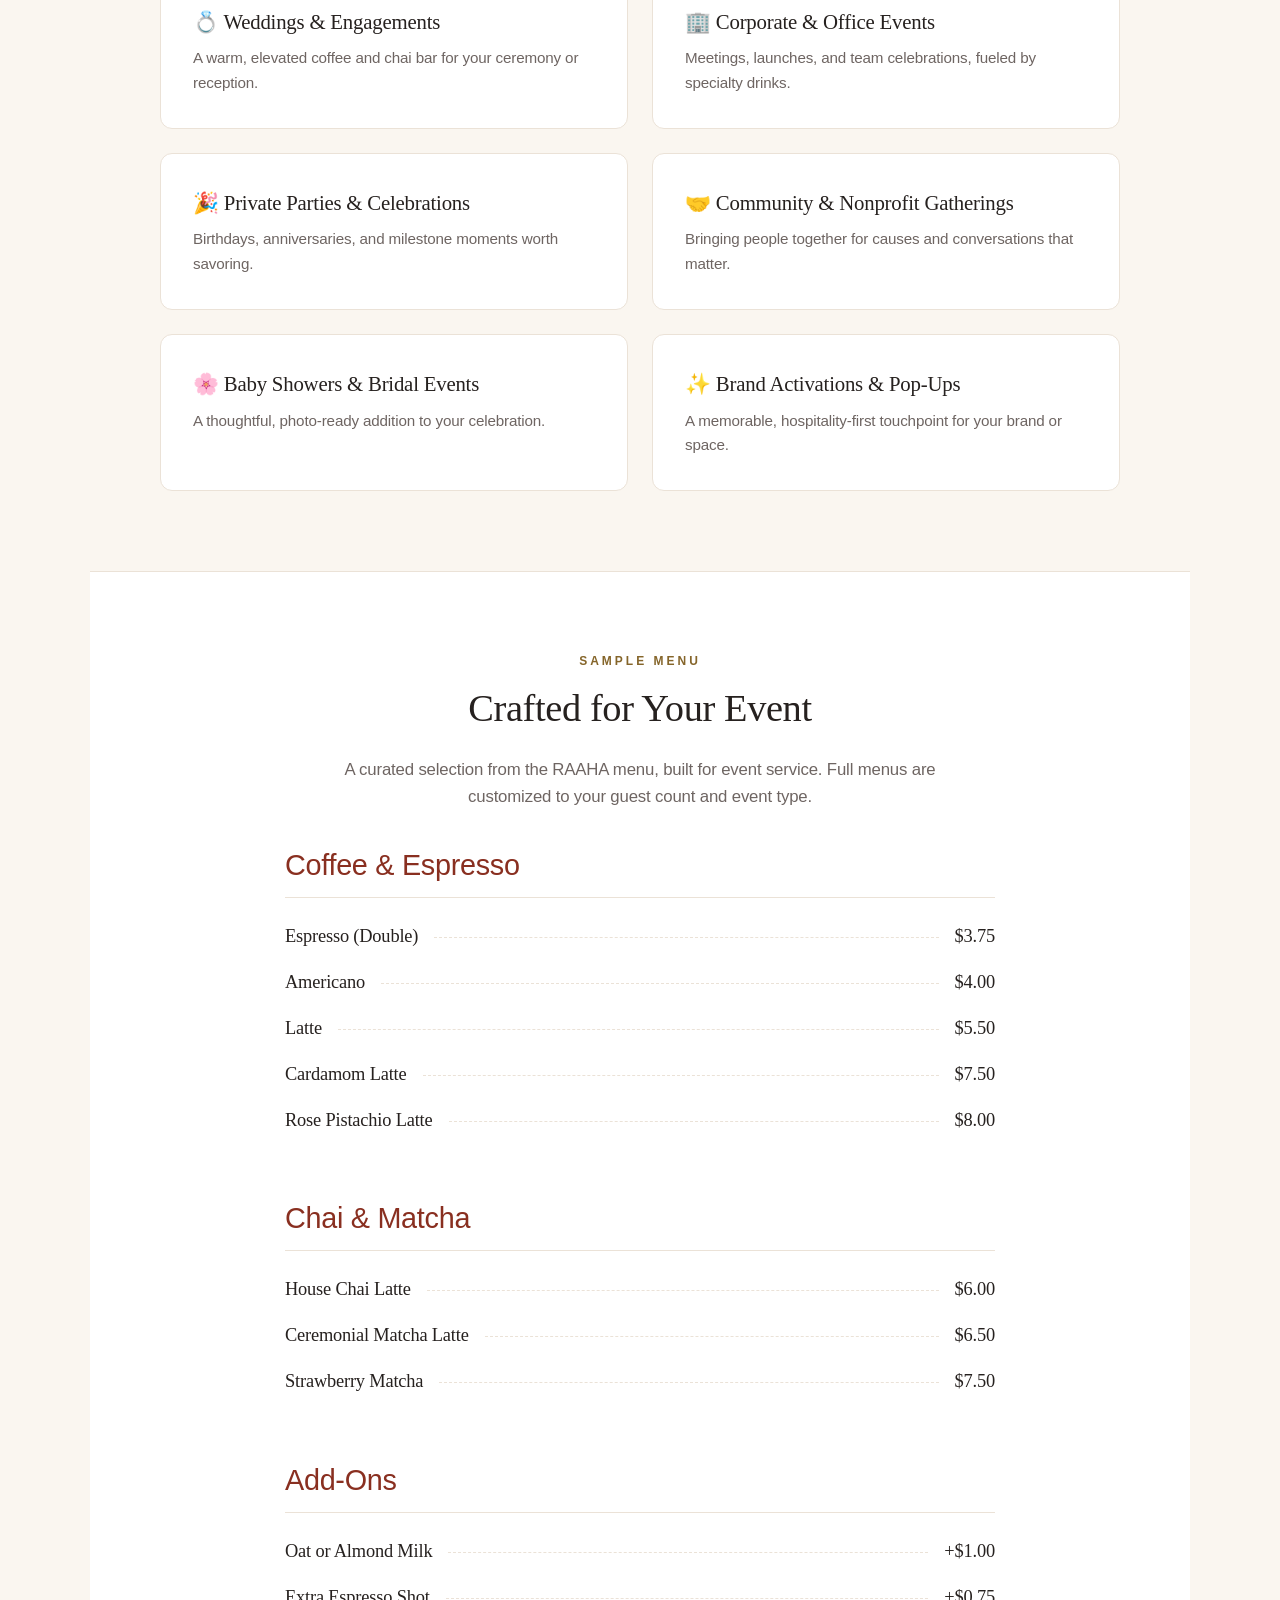
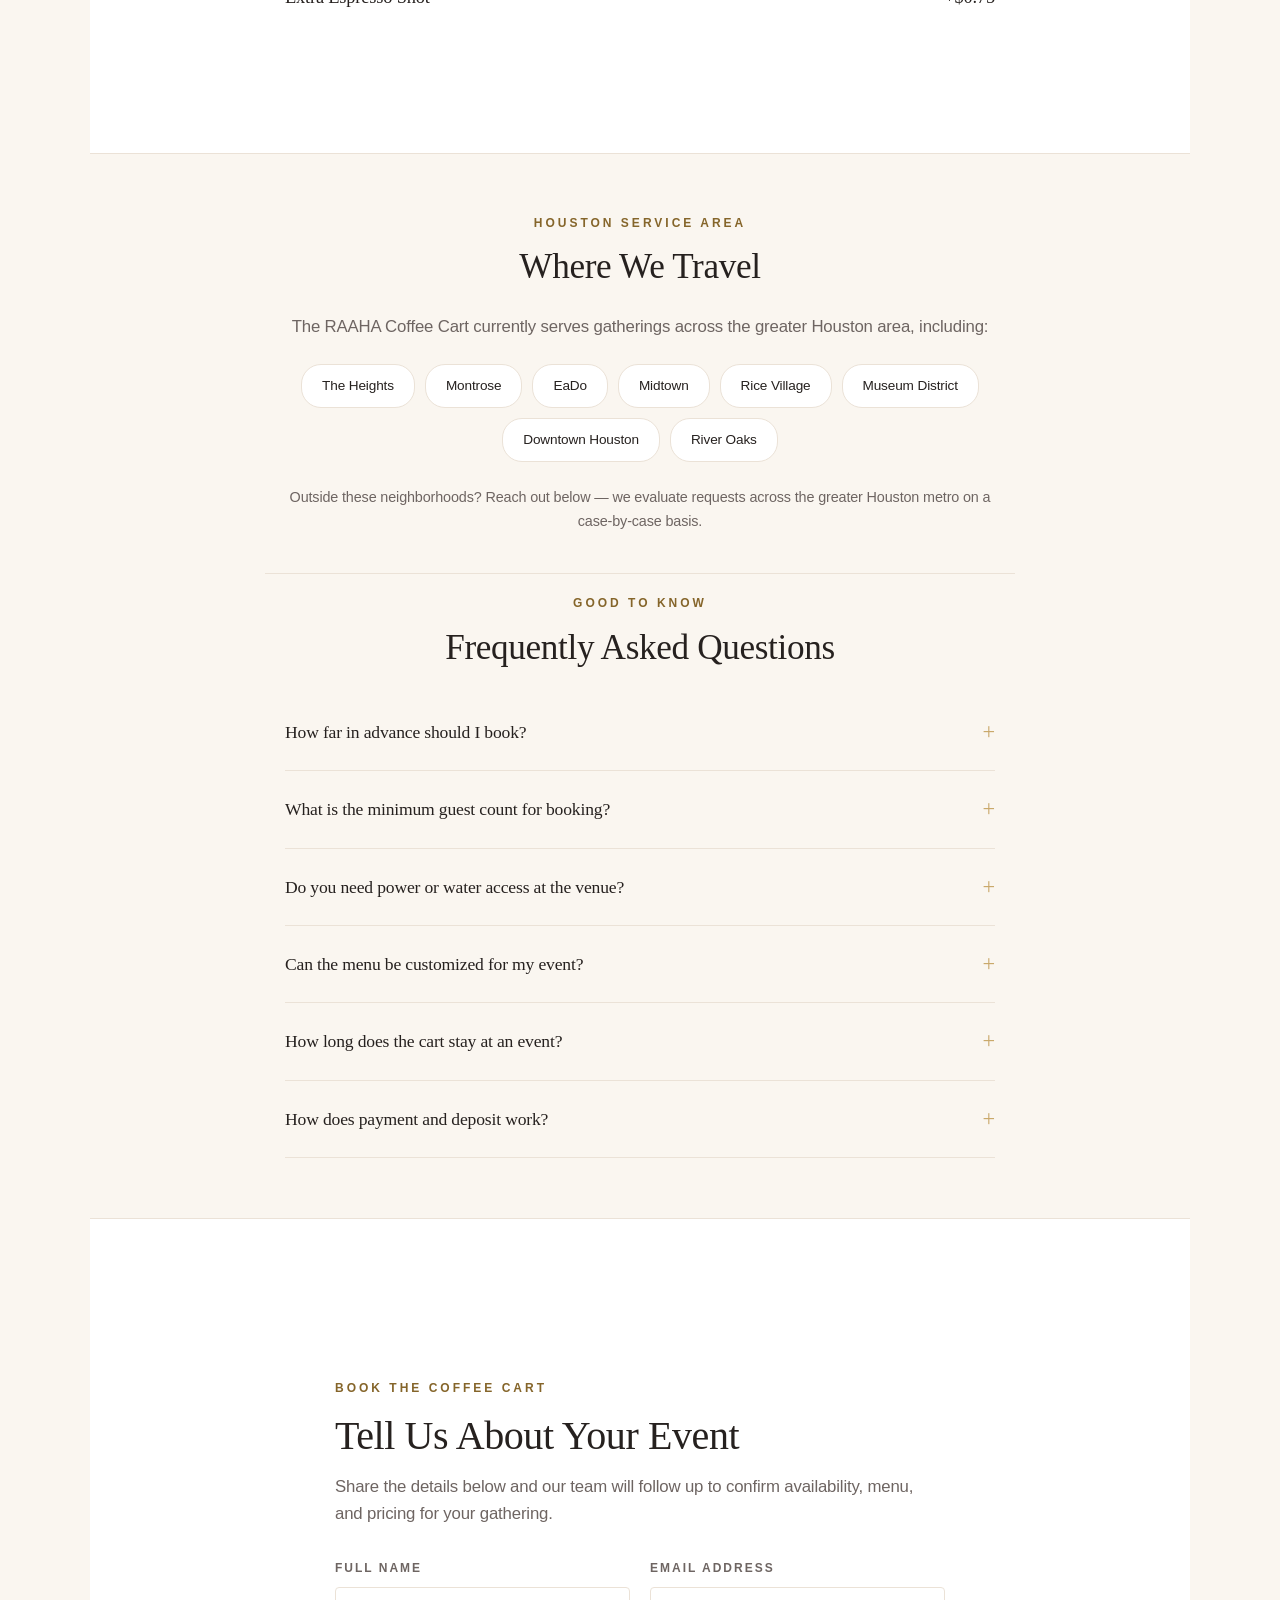
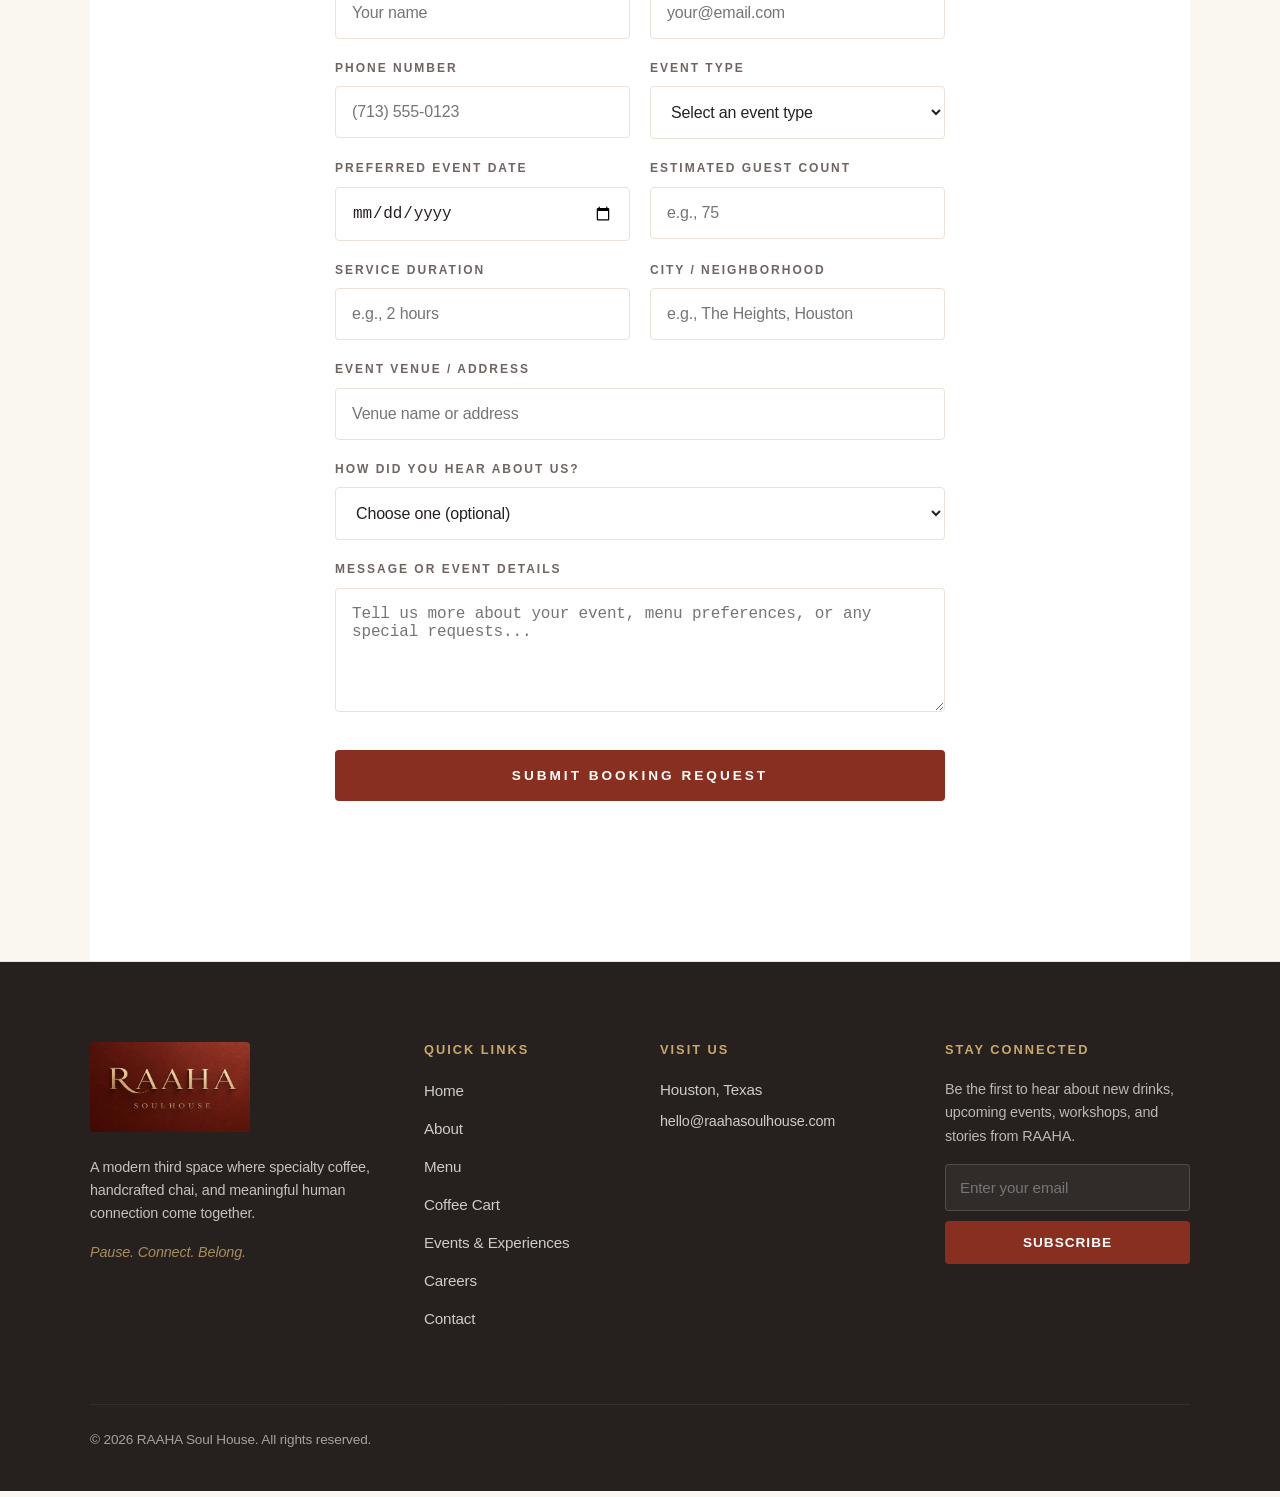
<file: classic-coffee-cart.html>
<!DOCTYPE html>
<html lang="en">
<head>
    <meta charset="UTF-8">
    <meta name="viewport" content="width=device-width, initial-scale=1.0">
    <title>RAAHA Coffee Cart — Event Booking in Houston | RAAHA Soul House</title>
    <link href="https://fonts.googleapis.com/css2?family=Cinzel:wght@400;500;600;700;800;900&display=swap" rel="stylesheet">
    <meta name="description" content="Bring RAAHA to your next Houston gathering. The RAAHA Coffee Cart serves specialty coffee, handcrafted chai, and ceremonial matcha for weddings, corporate events, and private celebrations.">
    <link rel="icon" href="/favicon.ico" sizes="any">
    <link rel="icon" type="image/png" sizes="32x32" href="/assets/images/web/favicon-32.png">
    <link rel="apple-touch-icon" href="/assets/images/web/apple-touch-icon.png">
    <link rel="canonical" href="https://www.raahasoulhouse.com/coffee-cart">
    <meta name="robots" content="noindex">
    <meta name="theme-color" content="#892F20">
    <meta property="og:type" content="website">
    <meta property="og:site_name" content="RAAHA Soul House">
    <meta property="og:title" content="RAAHA Coffee Cart — Event Booking in Houston">
    <meta property="og:description" content="Specialty coffee, handcrafted chai, and ceremonial matcha served on-site at your Houston gathering.">
    <meta property="og:url" content="https://www.raahasoulhouse.com/coffee-cart">
    <meta property="og:image" content="https://www.raahasoulhouse.com/assets/images/web/og-coffee-cart.jpg">
    <meta property="og:image:width" content="1200">
    <meta property="og:image:height" content="630">
    <meta name="twitter:card" content="summary_large_image">
    <script type="application/ld+json">
    {
      "@context": "https://schema.org",
      "@type": "Service",
      "name": "RAAHA Coffee Cart",
      "serviceType": "Mobile coffee, chai and matcha cart for events",
      "areaServed": "Houston, Texas",
      "url": "https://www.raahasoulhouse.com/coffee-cart",
      "provider": {
        "@type": "Organization",
        "name": "RAAHA Soul House",
        "url": "https://www.raahasoulhouse.com/",
        "email": "hello@raahasoulhouse.com",
        "telephone": "+1-346-375-4525"
      }
    }
    </script>
    <link rel="stylesheet" href="/assets/css/site.css?v=20261030h">
    <style>
        /* Coffee Cart hero framing on small screens */
        @media (max-width: 850px) {
            .atoms-hero-container { background-position: 37% center; }
        }
    </style>
</head>
<body>

    <div class="announcement-bar" data-cms-show="show.site.announcement">
        <p><span data-cms="site.announcement.text">RAAHA Coffee Cart — Now Accepting Houston Event Bookings</span> <a href="#book" data-cms-link="site.announcement.link">Book Now &rarr;</a></p>
    </div>

    <header style="background-color: var(--accent-clay-red); display: flex; align-items: center; justify-content: space-between; padding: 18px 40px; border-bottom: 1px solid rgba(255,255,255,0.1); position: sticky; top: 0; z-index: 1000; box-shadow: 0 4px 20px rgba(0,0,0,0.06);">
        <a href="/" style="text-decoration: none; display: flex; align-items: center; gap: 14px;">
            <div class="brand-logo-container">
                <div class="brand-logo-text"><span class="brand-logo-text-initial">R</span>AAHA</div>
                <div class="brand-logo-subtext">SOUL HOUSE</div>
            </div>
        </a>

        <div class="desktop-header-nav" style="display: flex; gap: 32px;">
            <a href="/" style="text-decoration: none; font-size: 0.78rem; font-weight: 500; text-transform: uppercase; letter-spacing: 1.5px; color: var(--bg-warm-ivory); opacity: 0.85; transition: opacity 0.2s;" onmouseover="this.style.opacity='1'" onmouseout="this.style.opacity='0.85'">Home</a>
            <a href="/classic#about" style="text-decoration: none; font-size: 0.78rem; font-weight: 500; text-transform: uppercase; letter-spacing: 1.5px; color: var(--bg-warm-ivory); opacity: 0.85; transition: opacity 0.2s;" onmouseover="this.style.opacity='1'" onmouseout="this.style.opacity='0.85'">About</a>
            <a href="/classic#menu" style="text-decoration: none; font-size: 0.78rem; font-weight: 500; text-transform: uppercase; letter-spacing: 1.5px; color: var(--bg-warm-ivory); opacity: 0.85; transition: opacity 0.2s;" onmouseover="this.style.opacity='1'" onmouseout="this.style.opacity='0.85'">Menu</a>
            <a href="/coffee-cart" style="text-decoration: none; font-size: 0.78rem; font-weight: 700; text-transform: uppercase; letter-spacing: 1.5px; color: var(--bg-warm-ivory); opacity: 1; transition: opacity 0.2s; border-bottom: 2px solid var(--accent-gold); padding-bottom: 2px;">Coffee Cart</a>
            <a href="/classic#events" style="text-decoration: none; font-size: 0.78rem; font-weight: 500; text-transform: uppercase; letter-spacing: 1.5px; color: var(--bg-warm-ivory); opacity: 0.85; transition: opacity 0.2s;" onmouseover="this.style.opacity='1'" onmouseout="this.style.opacity='0.85'">Events & Experiences</a>
            <a href="/classic#careers" style="text-decoration: none; font-size: 0.78rem; font-weight: 500; text-transform: uppercase; letter-spacing: 1.5px; color: var(--bg-warm-ivory); opacity: 0.85; transition: opacity 0.2s;" onmouseover="this.style.opacity='1'" onmouseout="this.style.opacity='0.85'">Careers</a>
            <a href="/classic#contact" style="text-decoration: none; font-size: 0.78rem; font-weight: 500; text-transform: uppercase; letter-spacing: 1.5px; color: var(--bg-warm-ivory); opacity: 0.85; transition: opacity 0.2s;" onmouseover="this.style.opacity='1'" onmouseout="this.style.opacity='0.85'">Contact</a>
        </div>
    </header>

    <main class="page-container">

        <div class="atoms-hero-container" style="background-image: linear-gradient(rgba(0,0,0,0.45), rgba(0,0,0,0.45)), url('/assets/images/web/coffee-cart-gathering.webp');">
            <div class="atoms-hero-content">
                <h1 data-cms="cart.hero.title">Bring RAAHA to Your Gathering</h1>
                <p data-cms="cart.hero.lede">Specialty coffee, handcrafted chai, and ceremonial matcha — served fresh, on-site, wherever Houston gathers.</p>
                <div class="hero-btn-group">
                    <a href="#sample-menu" class="btn-solid">Explore Sample Menu &rarr;</a>
                    <a href="#book" class="btn-ghost">Book the Coffee Cart</a>
                </div>
            </div>
        </div>

        <div class="philosophy-section">
            <span class="section-label">RAAHA, ON THE MOVE</span>
            <h2 class="section-heading-centered" data-cms="cart.intro.title">Coffee, Chai & Matcha for Your Event</h2>
            <div data-cms-paras="cart.intro.body">
            <p>The RAAHA Coffee Cart brings the same care, craft, and hospitality that define RAAHA Soul House directly to your gathering. Every cup is made to order — specialty espresso, handcrafted chai, and ceremonial matcha — served by a team that treats your guests the way we treat ours.</p>
            <p>Whether it's an intimate celebration or a large community gathering, the Coffee Cart is built to bring people together over something warm, well made, and shared.</p>
            </div>
            <hr class="premium-divider">
        </div>

        <div class="grid-section">
            <div style="text-align: center; margin-bottom: 8px;">
                <span class="section-label">WHERE WE SHOW UP</span>
                <h2 class="section-heading-centered">Event Types We Serve</h2>
            </div>
            <div class="offerings-grid">
                <div class="offering-card"><div class="offering-card-title">💍 Weddings & Engagements</div><p>A warm, elevated coffee and chai bar for your ceremony or reception.</p></div>
                <div class="offering-card"><div class="offering-card-title">🏢 Corporate & Office Events</div><p>Meetings, launches, and team celebrations, fueled by specialty drinks.</p></div>
                <div class="offering-card"><div class="offering-card-title">🎉 Private Parties & Celebrations</div><p>Birthdays, anniversaries, and milestone moments worth savoring.</p></div>
                <div class="offering-card"><div class="offering-card-title">🤝 Community & Nonprofit Gatherings</div><p>Bringing people together for causes and conversations that matter.</p></div>
                <div class="offering-card"><div class="offering-card-title">🌸 Baby Showers & Bridal Events</div><p>A thoughtful, photo-ready addition to your celebration.</p></div>
                <div class="offering-card"><div class="offering-card-title">✨ Brand Activations & Pop-Ups</div><p>A memorable, hospitality-first touchpoint for your brand or space.</p></div>
            </div>
        </div>

        <div class="featured-section" id="sample-menu">
            <div class="page-container">
                <div style="text-align: center; margin-bottom: 8px;">
                    <span class="section-label">SAMPLE MENU</span>
                    <h2 class="section-heading-centered" style="font-size: 2.4rem;">Crafted for Your Event</h2>
                    <p style="color: var(--text-muted); max-width: 650px; margin: 0 auto 8px auto;" data-cms="cart.menu.intro">A curated selection from the RAAHA menu, built for event service. Full menus are customized to your guest count and event type.</p>
                </div>

                <div class="narrow-column" style="padding-top: 24px;" data-cms-cart-menu>
                    <div class="menu-category-block">
                        <div class="menu-category-title">Coffee & Espresso</div>
                        <div class="menu-items-list">
                            <div class="menu-item-row"><div class="menu-item-name"><h4>Espresso (Double)</h4></div><div class="menu-item-line"></div><div class="menu-item-price">$3.75</div></div>
                            <div class="menu-item-row"><div class="menu-item-name"><h4>Americano</h4></div><div class="menu-item-line"></div><div class="menu-item-price">$4.00</div></div>
                            <div class="menu-item-row"><div class="menu-item-name"><h4>Latte</h4></div><div class="menu-item-line"></div><div class="menu-item-price">$5.50</div></div>
                            <div class="menu-item-row"><div class="menu-item-name"><h4>Cardamom Latte</h4></div><div class="menu-item-line"></div><div class="menu-item-price">$7.50</div></div>
                            <div class="menu-item-row"><div class="menu-item-name"><h4>Rose Pistachio Latte</h4></div><div class="menu-item-line"></div><div class="menu-item-price">$8.00</div></div>
                        </div>
                    </div>

                    <div class="menu-category-block">
                        <div class="menu-category-title">Chai & Matcha</div>
                        <div class="menu-items-list">
                            <div class="menu-item-row"><div class="menu-item-name"><h4>House Chai Latte</h4></div><div class="menu-item-line"></div><div class="menu-item-price">$6.00</div></div>
                            <div class="menu-item-row"><div class="menu-item-name"><h4>Ceremonial Matcha Latte</h4></div><div class="menu-item-line"></div><div class="menu-item-price">$6.50</div></div>
                            <div class="menu-item-row"><div class="menu-item-name"><h4>Strawberry Matcha</h4></div><div class="menu-item-line"></div><div class="menu-item-price">$7.50</div></div>
                        </div>
                    </div>

                    <div class="menu-category-block" style="margin-bottom: 0;">
                        <div class="menu-category-title">Add-Ons</div>
                        <div class="menu-items-list">
                            <div class="menu-item-row"><div class="menu-item-name"><h4>Oat or Almond Milk</h4></div><div class="menu-item-line"></div><div class="menu-item-price">+$1.00</div></div>
                            <div class="menu-item-row"><div class="menu-item-name"><h4>Extra Espresso Shot</h4></div><div class="menu-item-line"></div><div class="menu-item-price">+$0.75</div></div>
                        </div>
                    </div>
                </div>
            </div>
        </div>

        <div class="narrow-column" style="text-align: center; padding-top: 60px; padding-bottom: 40px;">
            <span class="section-label">HOUSTON SERVICE AREA</span>
            <h2 class="section-heading-centered" style="font-size: 2.2rem;">Where We Travel</h2>
            <p style="color: var(--text-muted);" data-cms="cart.area.intro">The RAAHA Coffee Cart currently serves gatherings across the greater Houston area, including:</p>
            <div class="service-area-pills" data-cms-list="service_area">
                <template><span class="service-area-pill" data-f="name"></span></template>
                <span class="service-area-pill">The Heights</span>
                <span class="service-area-pill">Montrose</span>
                <span class="service-area-pill">EaDo</span>
                <span class="service-area-pill">Midtown</span>
                <span class="service-area-pill">Rice Village</span>
                <span class="service-area-pill">Museum District</span>
                <span class="service-area-pill">Downtown Houston</span>
                <span class="service-area-pill">River Oaks</span>
            </div>
            <p style="color: var(--text-muted); font-size: 0.9rem; margin-top: 24px; margin-bottom: 0;" data-cms="cart.area.note">Outside these neighborhoods? Reach out below — we evaluate requests across the greater Houston metro on a case-by-case basis.</p>
        </div>

        <div class="narrow-column" style="padding-top: 20px; padding-bottom: 60px; border-top: 1px solid var(--border-light);">
            <div style="text-align: center; margin-bottom: 8px;">
                <span class="section-label">GOOD TO KNOW</span>
                <h2 class="section-heading-centered" style="font-size: 2.2rem;">Frequently Asked Questions</h2>
            </div>

            <div style="margin-top: 24px;" data-cms-list="faq">
                <template><details class="faq-item"><summary data-f="question"></summary><p data-f="answer"></p></details></template>
                <details class="faq-item">
                    <summary>How far in advance should I book?</summary>
                    <p>We recommend booking at least 3–4 weeks ahead of your event date. Peak season and weekend dates fill faster, so earlier requests get first choice of timing.</p>
                </details>
                <details class="faq-item">
                    <summary>What is the minimum guest count for booking?</summary>
                    <p>The Coffee Cart is built for gatherings of 25 guests and up. Smaller or larger events are welcome — share your guest count in the booking form and we'll confirm fit and pricing.</p>
                </details>
                <details class="faq-item">
                    <summary>Do you need power or water access at the venue?</summary>
                    <p>The cart can run on standard power access; for venues without power on-site, let us know in your booking details and we'll confirm what's needed ahead of time.</p>
                </details>
                <details class="faq-item">
                    <summary>Can the menu be customized for my event?</summary>
                    <p>Yes. The sample menu above reflects our core event offerings — we can tailor drink selection, quantities, and add-ons to your guest count, budget, and occasion.</p>
                </details>
                <details class="faq-item">
                    <summary>How long does the cart stay at an event?</summary>
                    <p>Standard service windows are 2–3 hours. Extended service is available — note your preferred duration in the booking form and we'll confirm pricing.</p>
                </details>
                <details class="faq-item">
                    <summary>How does payment and deposit work?</summary>
                    <p>A deposit secures your date, with the remaining balance due ahead of the event. Full details are confirmed once we review your booking request.</p>
                </details>
            </div>
        </div>

        <div class="join-team-section" style="border-top: 1px solid var(--border-light); text-align: left;" id="book">
            <div class="narrow-column" style="max-width: 650px;">
                <span class="section-label" style="text-align: left;">BOOK THE COFFEE CART</span>
                <h2 style="font-size: 2.5rem; margin-bottom: 12px;">Tell Us About Your Event</h2>
                <p style="color: var(--text-muted); margin-bottom: 32px;">Share the details below and our team will follow up to confirm availability, menu, and pricing for your gathering.</p>

                <form action="https://formspree.io/f/xwvjjwnz" method="POST">
                    <input type="hidden" name="form_type" value="Coffee Cart Booking Inquiry">
                    <div class="form-row-split">
                        <div class="form-group">
                            <label for="cart-name">Full Name</label>
                            <input id="cart-name" type="text" name="name" placeholder="Your name" required>
                        </div>
                        <div class="form-group">
                            <label for="cart-email">Email Address</label>
                            <input id="cart-email" type="email" name="email" placeholder="your@email.com" required>
                        </div>
                    </div>
                    <div class="form-row-split">
                        <div class="form-group">
                            <label for="cart-phone">Phone Number</label>
                            <input id="cart-phone" type="tel" name="phone" placeholder="(713) 555-0123" required>
                        </div>
                        <div class="form-group">
                            <label for="cart-event_type">Event Type</label>
                            <select id="cart-event_type" name="event_type" required>
                                <option value="" disabled selected>Select an event type</option>
                                <option value="Wedding / Engagement">Wedding / Engagement</option>
                                <option value="Corporate / Office Event">Corporate / Office Event</option>
                                <option value="Private Party / Celebration">Private Party / Celebration</option>
                                <option value="Community / Nonprofit Gathering">Community / Nonprofit Gathering</option>
                                <option value="Baby Shower / Bridal Event">Baby Shower / Bridal Event</option>
                                <option value="Brand Activation / Pop-Up">Brand Activation / Pop-Up</option>
                                <option value="Other">Other</option>
                            </select>
                        </div>
                    </div>
                    <div class="form-row-split">
                        <div class="form-group">
                            <label for="cart-preferred_date">Preferred Event Date</label>
                            <input id="cart-preferred_date" type="date" name="preferred_date" required>
                        </div>
                        <div class="form-group">
                            <label for="cart-number_of_guests">Estimated Guest Count</label>
                            <input id="cart-number_of_guests" type="number" name="number_of_guests" placeholder="e.g., 75" required>
                        </div>
                    </div>
                    <div class="form-row-split">
                        <div class="form-group">
                            <label for="cart-service_duration">Service Duration</label>
                            <input id="cart-service_duration" type="text" name="service_duration" placeholder="e.g., 2 hours">
                        </div>
                        <div class="form-group">
                            <label for="cart-city_neighborhood">City / Neighborhood</label>
                            <input id="cart-city_neighborhood" type="text" name="city_neighborhood" placeholder="e.g., The Heights, Houston" required>
                        </div>
                    </div>
                    <div class="form-group">
                        <label for="cart-venue_address">Event Venue / Address</label>
                        <input id="cart-venue_address" type="text" name="venue_address" placeholder="Venue name or address">
                    </div>
                    <div class="form-group">
                        <label for="cart-heard_about">How did you hear about us?</label>
                        <select id="cart-heard_about" name="heard_about">
                            <option value="" selected>Choose one (optional)</option>
                            <option value="Instagram">Instagram</option>
                            <option value="TikTok">TikTok</option>
                            <option value="Facebook">Facebook</option>
                            <option value="Google search">Google search</option>
                            <option value="Friend or family">Friend or family</option>
                            <option value="Attended a RAAHA event">Attended a RAAHA event</option>
                            <option value="Venue or planner">Venue or planner</option>
                            <option value="Other">Other</option>
                        </select>
                    </div>
                    <div class="form-group">
                        <label for="cart-message">Message or Event Details</label>
                        <textarea id="cart-message" name="message" rows="5" placeholder="Tell us more about your event, menu preferences, or any special requests..." required></textarea>
                    </div>
                    <button type="submit" class="btn-form-submit" style="margin-top: 10px;">Submit Booking Request</button>
                </form>
            </div>
        </div>

    </main>
    <footer>
        <div class="footer-grid-container">

            <div class="footer-col">
                <div class="footer-brand-logo-container">
                    <img loading="lazy" decoding="async" src="/assets/images/web/raaha-logo.webp" alt="RAAHA SOUL HOUSE">
                </div>
                <p style="margin-bottom: 16px; font-size: 0.9rem; opacity: 0.75; line-height: 1.6;">A modern third space where specialty coffee, handcrafted chai, and meaningful human connection come together.</p>
                <p style="font-style: italic; color: var(--accent-gold); font-size: 0.9rem;">Pause. Connect. Belong.</p>
            </div>

            <div class="footer-col">
                <h4>QUICK LINKS</h4>
                <ul class="footer-links-list">
                    <li><a href="/">Home</a></li>
                    <li><a href="/classic#about">About</a></li>
                    <li><a href="/classic#menu">Menu</a></li>
                    <li><a href="/coffee-cart">Coffee Cart</a></li>
                    <li><a href="/classic#events">Events & Experiences</a></li>
                    <li><a href="/classic#careers">Careers</a></li>
                    <li><a href="/classic#contact">Contact</a></li>
                </ul>
            </div>

            <div class="footer-col">
                <h4>VISIT US</h4>
                <p style="margin-bottom: 8px; font-weight: 500;">Houston, Texas</p>
                <p style="margin-bottom: 0; font-size: 0.9rem; opacity: 0.8;"><a href="mailto:hello@raahasoulhouse.com" style="color:inherit; text-decoration:none;">hello@raahasoulhouse.com</a></p>
            </div>

            <div class="footer-col">
                <h4>STAY CONNECTED</h4>
                <div class="footer-newsletter-box">
                    <p>Be the first to hear about new drinks, upcoming events, workshops, and stories from RAAHA.</p>
                    <form class="footer-newsletter-form" action="https://formspree.io/f/xykaabdw" method="POST">
                        <input type="hidden" name="form_type" value="Footer Sticky Form Subscription">
                        <input type="email" name="subscriber_email" aria-label="Email address" class="footer-newsletter-input" placeholder="Enter your email" required>
                        <button type="submit" class="btn-footer-subscribe">Subscribe</button>
                    </form>
                </div>
            </div>

        </div>

        <div class="footer-bottom-copyright">
            &copy; 2026 RAAHA Soul House. All rights reserved.
        </div>
    </footer>


    <nav class="mobile-sticky-dock">
        <a href="/">Home</a>
        <a href="/classic#about">About</a>
        <a href="/classic#menu">Menu</a>
        <a href="/coffee-cart" class="active">Cart</a>
        <a href="/classic#events">Events</a>
        <a href="/classic#careers">Careers</a>
        <a href="/classic#contact">Contact</a>
    </nav>

    <script src="/assets/js/config.js?v=20261030h" defer></script>
    <script src="/assets/js/cms.js?v=20261030h" defer></script>
    <script src="/assets/js/inquiry.js?v=20261030h" defer></script>
    <script src="/assets/js/forms.js?v=20261030h" defer></script>
</body>
</html>
</file>
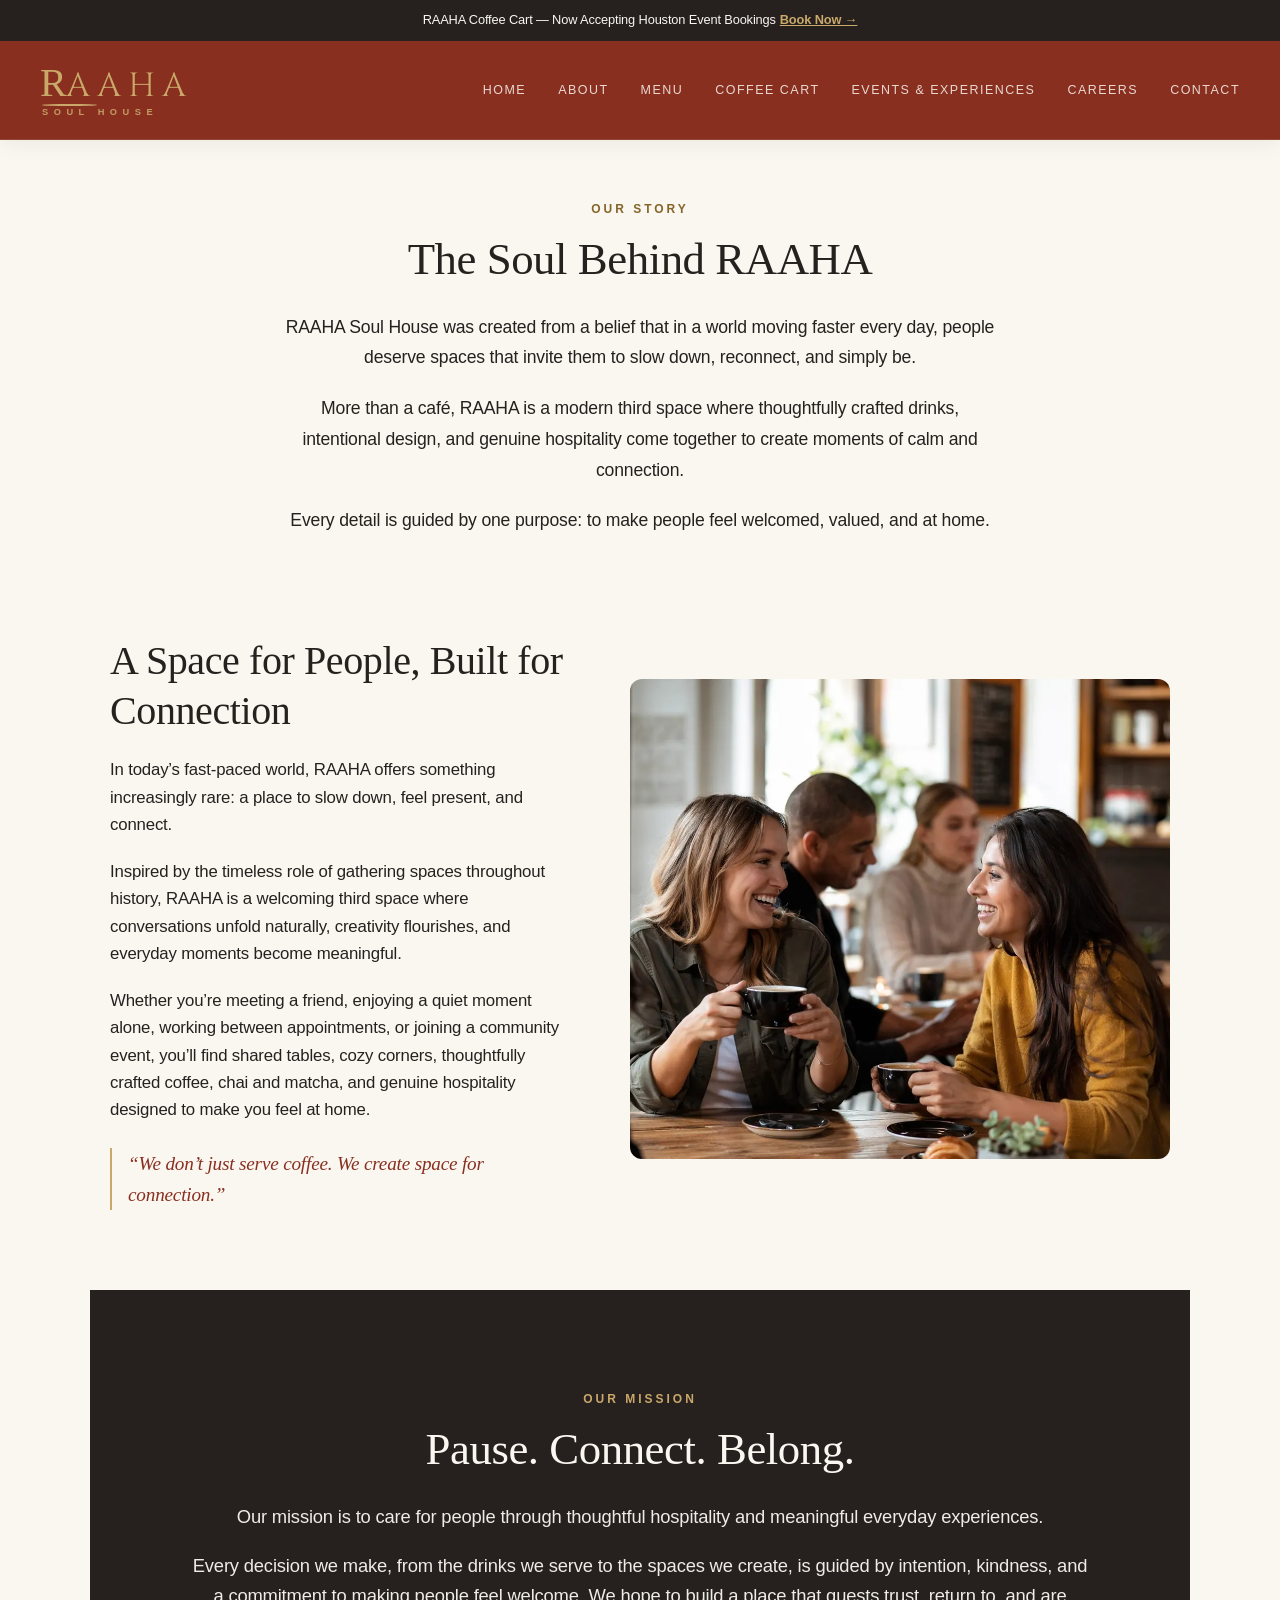
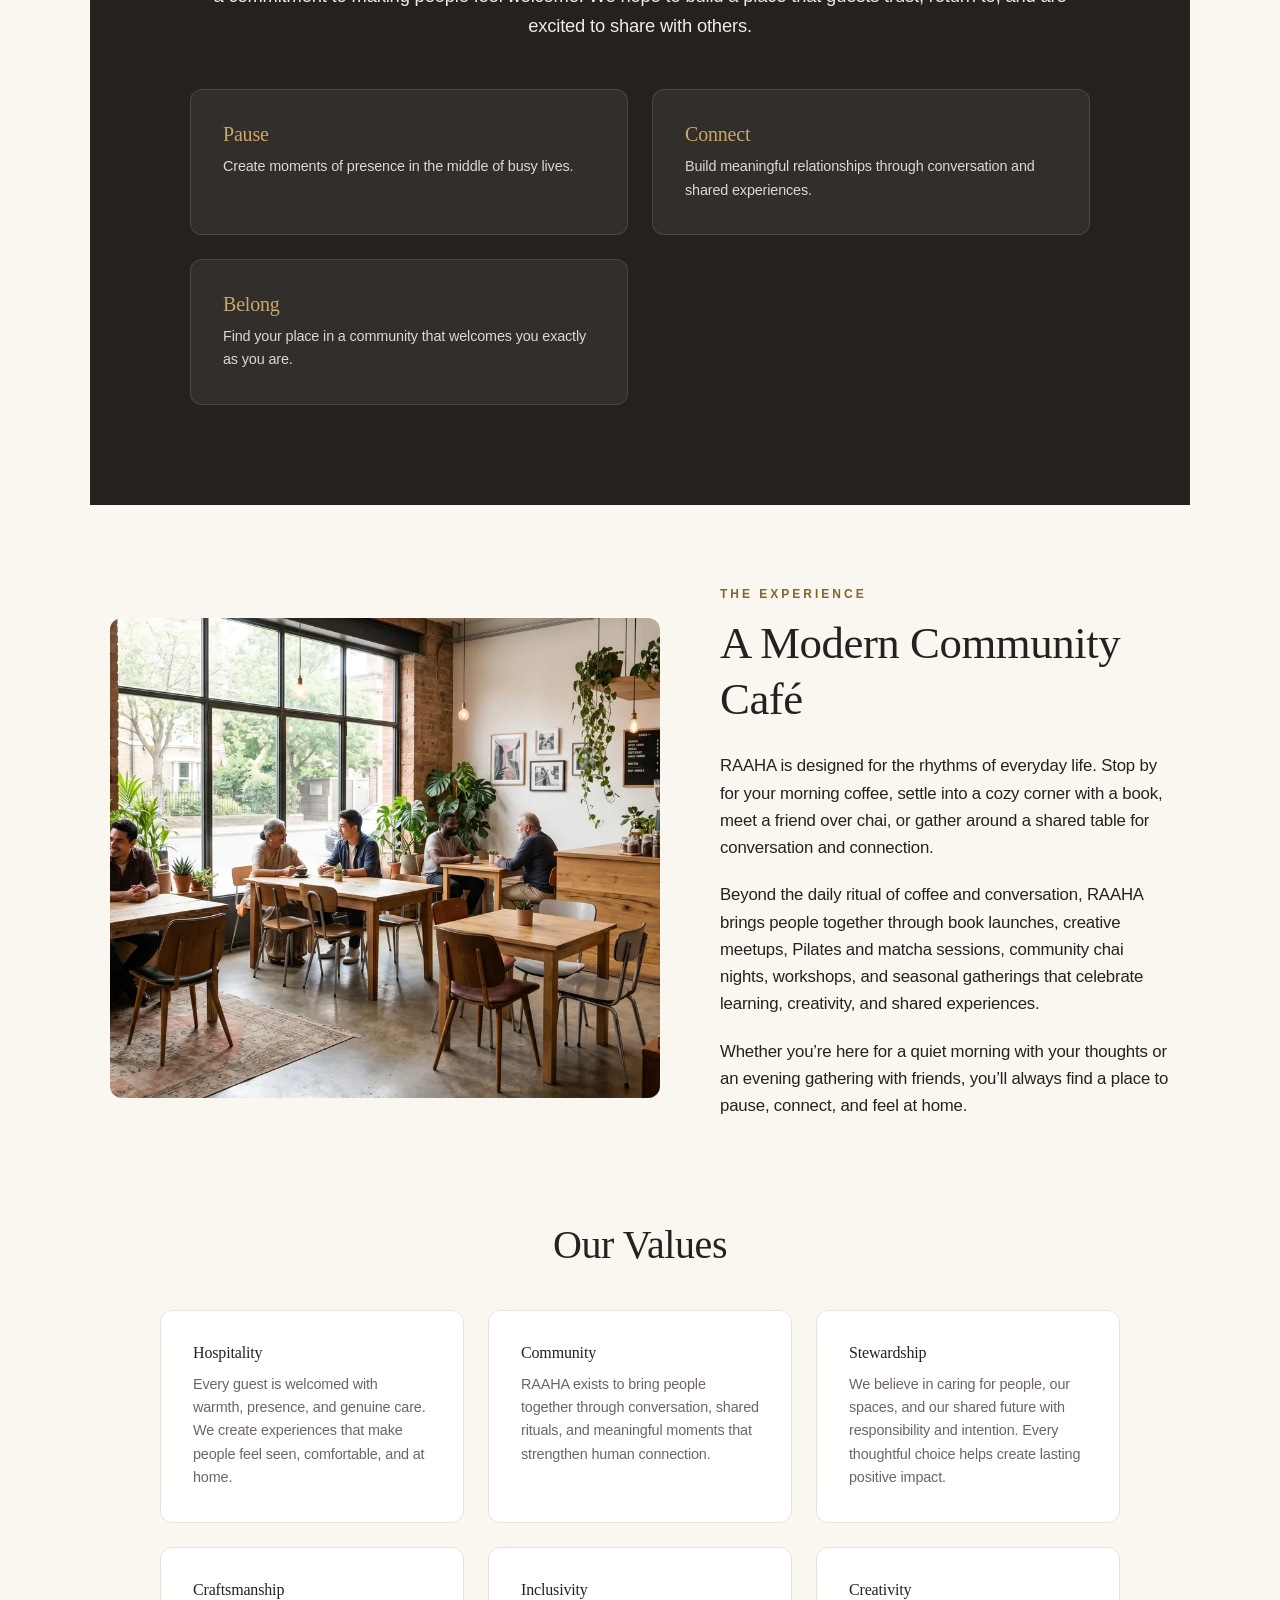
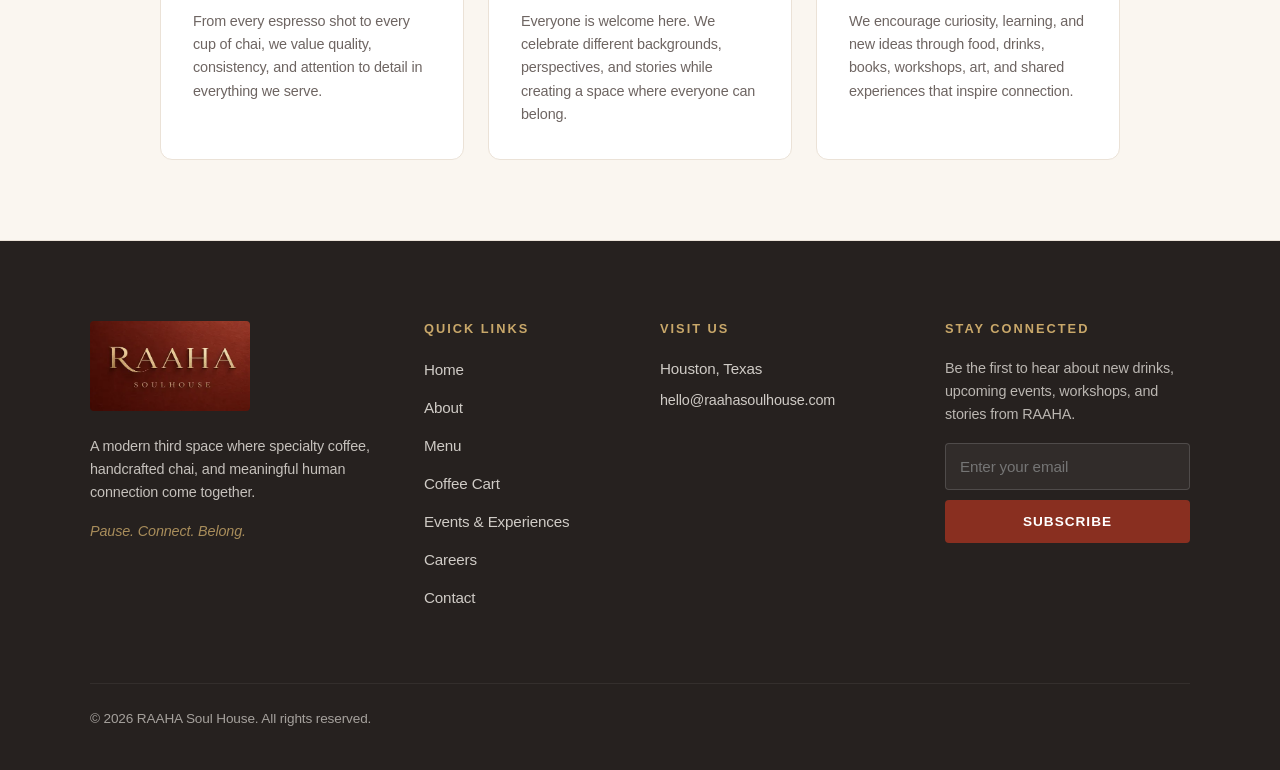
<file: classic.html>
<!DOCTYPE html>
<html lang="en">
<head>
    <meta charset="UTF-8">
    <meta name="viewport" content="width=device-width, initial-scale=1.0">
    <meta name="robots" content="noindex">
    <title>RAAHA Soul House — Specialty Coffee, Chai &amp; Matcha in Houston</title>
    <link href="https://fonts.googleapis.com/css2?family=Cinzel:wght@400;500;600;700;800;900&display=swap" rel="stylesheet">
    <meta name="description" content="RAAHA Soul House is a Houston third-space café built for coffee, chai, matcha, light bites, creativity, conversation, and belonging.">
    <link rel="icon" href="/favicon.ico" sizes="any">
    <link rel="icon" type="image/png" sizes="32x32" href="/assets/images/web/favicon-32.png">
    <link rel="apple-touch-icon" href="/assets/images/web/apple-touch-icon.png">
    <link rel="canonical" href="https://www.raahasoulhouse.com/classic">
    <meta name="theme-color" content="#892F20">
    <meta property="og:type" content="website">
    <meta property="og:site_name" content="RAAHA Soul House">
    <meta property="og:title" content="RAAHA Soul House — Pause. Connect. Belong.">
    <meta property="og:description" content="A Houston third-space café for specialty coffee, handcrafted chai, ceremonial matcha, and meaningful connection.">
    <meta property="og:url" content="https://www.raahasoulhouse.com/classic">
    <meta property="og:image" content="https://www.raahasoulhouse.com/assets/images/web/og-raaha.jpg">
    <meta property="og:image:width" content="1200">
    <meta property="og:image:height" content="630">
    <meta name="twitter:card" content="summary_large_image">
    <script type="application/ld+json">
    {
      "@context": "https://schema.org",
      "@type": "Organization",
      "name": "RAAHA Soul House",
      "url": "https://www.raahasoulhouse.com/",
      "logo": "https://www.raahasoulhouse.com/assets/images/web/apple-touch-icon.png",
      "email": "hello@raahasoulhouse.com",
      "telephone": "+1-346-375-4525",
      "areaServed": "Houston, Texas",
      "sameAs": [
        "https://www.instagram.com/raahasoulhouse",
        "https://www.facebook.com/share/17XuyJ2QVN/",
        "https://www.tiktok.com/@raahasoulhouse"
      ]
    }
    </script>
    <link rel="stylesheet" href="/assets/css/site.css?v=20261030h">
</head>
<body>

    <div class="announcement-bar" data-cms-show="show.site.announcement">
        <p><span data-cms="site.announcement.text">RAAHA Coffee Cart — Now Accepting Houston Event Bookings</span> <a href="/coffee-cart#book" data-cms-link="site.announcement.link">Book Now &rarr;</a></p>
    </div>

    <header style="background-color: var(--accent-clay-red); display: flex; align-items: center; justify-content: space-between; padding: 18px 40px; border-bottom: 1px solid rgba(255,255,255,0.1); position: sticky; top: 0; z-index: 1000; box-shadow: 0 4px 20px rgba(0,0,0,0.06);">
        <a href="/" style="text-decoration: none; display: flex; align-items: center; gap: 14px;">
            <div class="brand-logo-container">
                <div class="brand-logo-text"><span class="brand-logo-text-initial">R</span>AAHA</div>
                <div class="brand-logo-subtext">SOUL HOUSE</div>
            </div>
        </a>

        <div class="desktop-header-nav" style="display: flex; gap: 32px;">
            <a href="/" style="text-decoration: none; font-size: 0.78rem; font-weight: 500; text-transform: uppercase; letter-spacing: 1.5px; color: var(--bg-warm-ivory); opacity: 0.85; transition: opacity 0.2s;" onmouseover="this.style.opacity='1'" onmouseout="this.style.opacity='0.85'">Home</a>
            <a href="#about" style="text-decoration: none; font-size: 0.78rem; font-weight: 500; text-transform: uppercase; letter-spacing: 1.5px; color: var(--bg-warm-ivory); opacity: 0.85; transition: opacity 0.2s;" onclick="navigateTo('about')" onmouseover="this.style.opacity='1'" onmouseout="this.style.opacity='0.85'">About</a>
            <a href="#menu" style="text-decoration: none; font-size: 0.78rem; font-weight: 500; text-transform: uppercase; letter-spacing: 1.5px; color: var(--bg-warm-ivory); opacity: 0.85; transition: opacity 0.2s;" onclick="navigateTo('menu')" onmouseover="this.style.opacity='1'" onmouseout="this.style.opacity='0.85'">Menu</a>
            <a href="/coffee-cart" style="text-decoration: none; font-size: 0.78rem; font-weight: 500; text-transform: uppercase; letter-spacing: 1.5px; color: var(--bg-warm-ivory); opacity: 0.85; transition: opacity 0.2s;" onmouseover="this.style.opacity='1'" onmouseout="this.style.opacity='0.85'">Coffee Cart</a>
            <a href="#events" style="text-decoration: none; font-size: 0.78rem; font-weight: 500; text-transform: uppercase; letter-spacing: 1.5px; color: var(--bg-warm-ivory); opacity: 0.85; transition: opacity 0.2s;" onclick="navigateTo('events')" onmouseover="this.style.opacity='1'" onmouseout="this.style.opacity='0.85'">Events & Experiences</a>
            <a href="#careers" style="text-decoration: none; font-size: 0.78rem; font-weight: 500; text-transform: uppercase; letter-spacing: 1.5px; color: var(--bg-warm-ivory); opacity: 0.85; transition: opacity 0.2s;" onclick="navigateTo('careers')" onmouseover="this.style.opacity='1'" onmouseout="this.style.opacity='0.85'">Careers</a>
            <a href="#contact" style="text-decoration: none; font-size: 0.78rem; font-weight: 500; text-transform: uppercase; letter-spacing: 1.5px; color: var(--bg-warm-ivory); opacity: 0.85; transition: opacity 0.2s;" onclick="navigateTo('contact')" onmouseover="this.style.opacity='1'" onmouseout="this.style.opacity='0.85'">Contact</a>
        </div>
    </header>

    <main class="page-container">

        <section id="home" class="page">
            
            <div class="atoms-hero-container">
                <div class="atoms-hero-content">
                    <h1>Pause. Connect. Belong.</h1>
                    <p>A Space for people. Built for Connection.<br>Serving specialty coffee, handcrafted chai, ceremonial matcha and memories worth sharing.</p>
                    <div class="hero-btn-group">
                        <a href="#menu" class="btn-solid" onclick="navigateTo('menu')">Explore the Menu &rarr;</a>
                        <a href="/coffee-cart" class="btn-ghost">Book the Coffee Cart</a>
                    </div>
                </div>
            </div>

            <div class="philosophy-section">
                <span class="section-label">The RAAHA Philosophy</span>
                <h2 class="section-heading-centered">THE IDEA BEHIND RAAHA</h2>
                <p>At RAAHA, coffee is the beginning—not the destination.</p>
                <p>A cup of coffee or chai can start a conversation, spark an idea, reconnect old friends, or introduce strangers who become part of each other’s stories. We believe these everyday moments matter.</p>
                <p>That’s why RAAHA is designed as more than a place to eat or drink. It’s a welcoming café where hospitality comes first, people feel at ease, and genuine connection has room to grow.</p>
                <p>Whether you stop by for a morning coffee, an afternoon meeting, or an evening with friends, we hope RAAHA becomes a place you look forward to returning to.</p>
                <p>Because when we care for one another and the communities around us, we create places worth returning to.</p>
                <hr class="premium-divider">
            </div>

            <div class="grid-section">
                <span class="section-label">WHAT YOU’LL FIND AT RAAHA</span>
                <h2 class="section-heading-centered">Crafted With Intention</h2>
                <div class="offerings-grid">
                    <div class="offering-card"><div class="offering-card-title">☕ Specialty Coffee</div><p>Thoughtfully sourced and expertly brewed.</p></div>
                    <div class="offering-card"><div class="offering-card-title">🍵 Ceremonial Matcha</div><p>Smooth, vibrant, and carefully whisked.</p></div>
                    <div class="offering-card"><div class="offering-card-title">🫖 Chai</div><p>A comforting selection of traditional and modern tea experiences.</p></div>
                    <div class="offering-card"><div class="offering-card-title">🥐 Fresh Pastries</div><p>Freshly baked and perfect alongside your favorite drink.</p></div>
                    <div class="offering-card"><div class="offering-card-title">🥗 Light Bites</div><p>Simple, seasonal offerings made to nourish and satisfy.</p></div>
                    <div class="offering-card"><div class="offering-card-title">👥 Shared Tables</div><p>Designed for conversation, connection, and shared moments.</p></div>
                    <div class="offering-card" style="grid-column: span 1;"><div class="offering-card-title">🎉 Gatherings & Workshops</div><p>Coffee tastings, workshops, creative meetups, and community events that bring people together.</p></div>
                </div>
            </div>

            <div class="featured-section">
                <span class="section-label">SIGNATURE COLLECTION</span>
                <h2 class="section-heading-centered">Featured Drinks</h2>
                <div class="drinks-scroll-container">
                    <div class="drink-card">
                        <img loading="lazy" decoding="async" src="/assets/images/web/specialty-coffee.webp" alt="Latte with latte art in a ceramic cup">
                        <h4>Specialty Coffee</h4>
                        <p>Thoughtfully sourced coffee, expertly brewed with care.</p>
                    </div>
                    <div class="drink-card">
                        <img loading="lazy" decoding="async" src="/assets/images/web/signature-latte.webp" alt="Signature latte served in a ceramic cup">
                        <h4>Signature Latte</h4>
                        <p>Seasonal lattes crafted with rich espresso and warm flavors.</p>
                    </div>
                    <div class="drink-card">
                        <img loading="lazy" decoding="async" src="/assets/images/web/raaha-chai.webp" alt="RAAHA chai with warming spices">
                        <h4>RAAHA Chai</h4>
                        <p>A comforting chai blend with warming spices and a slow-sipped finish.</p>
                    </div>
                    <div class="drink-card">
                        <img loading="lazy" decoding="async" src="/assets/images/web/ceremonial-matcha.webp" alt="Ceremonial matcha in a handmade ceramic cup">
                        <h4>Ceremonial Matcha</h4>
                        <p>Smooth matcha, carefully whisked and served warm or iced.</p>
                    </div>
                </div>
            </div>

            <div class="dark-split-block">
                <div class="dark-split-container">
                    <div class="dark-split-text">
                        <span class="section-label" style="text-align: left;">THE SPACE</span>
                        <h2>Designed for the Way People Gather.</h2>
                        <p>At RAAHA, every corner is created with intention. Whether you’re catching up with friends, working quietly, reading a book, or sharing a cup of chai, the space is designed to help you feel comfortable, connected, and at ease.</p>
                        <div class="highlights-grid">
                            <div class="highlight-item">✦ Cozy Lounge Seating</div>
                            <div class="highlight-item">✦ Quiet Corners for Focus</div>
                            <div class="highlight-item">✦ Shared Community Table</div>
                            <div class="highlight-item">✦ Reading Nook & Bookshelf</div>
                            <div class="highlight-item">✦ Board Games & Starters</div>
                            <div class="highlight-item">✦ Spaces to Work & Unwind</div>
                        </div>
                    </div>
                    <div class="dark-split-image">
                        <img loading="lazy" decoding="async" src="/assets/images/web/the-space.webp" alt="A warm, softly lit café interior with lounge seating">
                    </div>
                </div>
            </div>

            <div class="editorial-section">
                <div class="editorial-container">
                    <div class="editorial-image">
                        <img loading="lazy" decoding="async" src="/assets/images/web/community.webp" alt="Friends sharing coffee and conversation">
                    </div>
                    <div class="editorial-text">
                        <span class="section-label">OUR COMMUNITY</span>
                        <h2>Where Every Visit Tells a Story</h2>
                        <p>At RAAHA, we celebrate meaningful conversations, creativity, hospitality, friendship, and the simple joy of slowing down together.</p>
                        <p>This is a place where old friends reconnect, new friendships begin, ideas are shared, and every visit feels welcoming. Whether you’re here for coffee, chai, matcha, or simply a moment to pause, we hope you leave feeling a little more connected than when you arrived.</p>
                        <div class="editorial-quote">“The best conversations happen over great coffee.”</div>
                    </div>
                </div>
            </div>

            <div class="events-home-section">
                <span class="section-label">GATHER & GROW</span>
                <h2>Events & Experiences</h2>
                <p class="events-intro">From thoughtful gatherings to creative collaborations, RAAHA brings people together through experiences that inspire conversation, creativity, learning, and community.</p>
                <div class="events-home-grid">
                    <div class="event-home-card"><h4>📚 Book Launches</h4><p>Celebrate stories, ideas, and local authors.</p></div>
                    <div class="event-home-card"><h4>🎨 Creative Meetups</h4><p>A welcoming space for artists, writers, and makers.</p></div>
                    <div class="event-home-card"><h4>🧘 Pilates & Matcha</h4><p>Bringing movement, mindfulness, and community together.</p></div>
                    <div class="event-home-card"><h4>🫖 Community Chai Nights</h4><p>Slow down, share stories, and connect over chai.</p></div>
                    <div class="event-home-card"><h4>☕ Coffee Tastings</h4><p>Explore brewing methods, tasting notes, and coffee origins.</p></div>
                    <div class="event-home-card"><h4>✨ Seasonal Celebrations</h4><p>Celebrate the moments that bring us together.</p></div>
                </div>
                <a href="#events" class="btn-solid" onclick="navigateTo('events')">View Upcoming Events &rarr;</a>
            </div>

            <div class="join-team-section">
                <div class="join-team-content">
                    <span class="section-label">JOIN OUR TEAM</span>
                    <h2>Passionate About People & Hospitality?</h2>
                    <p>At RAAHA, we believe great hospitality is about more than serving coffee—it’s about making people feel seen, welcomed, and at home. If you enjoy creating meaningful experiences, working with intention, and being part of a community-driven team, we’d love to meet you.</p>
                    <a href="#careers" class="btn-solid" onclick="navigateTo('careers')">Join the Team &rarr;</a>
                </div>
            </div>

            <div class="visiting-home-section">
                <div class="visiting-container">
                    <div class="visiting-text">
                        <span class="section-label" style="text-align: left;">FIND US</span>
                        <h2>Experience RAAHA</h2>
                        <div class="visiting-info-block"><h4>Location</h4><p>Houston, Texas</p></div>
                        <div class="visiting-info-block"><h4>Questions?</h4><p>hello@raahasoulhouse.com</p></div>
                        <p style="margin-top: 28px; font-style: italic; color: var(--text-muted); font-size: 0.95rem;">
                            We look forward to welcoming you—whether you’re stopping by for your morning coffee, an afternoon matcha, or an evening conversation.
                        </p>
                        <a href="#contact" class="btn-solid" style="margin-top: 12px;" onclick="navigateTo('contact')">Get in Touch &rarr;</a>
                    </div>
                    <div class="visiting-photo">
                        <img loading="lazy" decoding="async" src="/assets/images/web/ceremonial-matcha.webp" alt="Ceremonial matcha and chai in handmade ceramics">
                    </div>
                </div>
            </div>

            <div class="newsletter-section">
                <div class="newsletter-content">
                    <span class="section-label">NEWSLETTER</span>
                    <h2>Stay Connected</h2>
                    <p>Be the first to hear about seasonal drinks, community events, workshops, and thoughtful moments happening at RAAHA. Join us as we continue creating a place to pause, connect, and belong.</p>
                    <form class="newsletter-form" action="https://formspree.io/f/xykaabdw" method="POST">
                        <input type="hidden" name="form_type" value="Newsletter Subscription">
                        <input type="email" name="subscriber_email" aria-label="Email address" class="newsletter-input" placeholder="Enter your email address" required>
                        <button type="submit" class="btn-inline-submit">Subscribe</button>
                    </form>
                </div>
            </div>
        </section>


        <section id="about" class="page" style="display:none;">
            
            <div class="narrow-column" style="text-align: center; padding-bottom: 40px;">
                <span class="section-label">OUR STORY</span>
                <h2 style="font-size: 2.8rem; margin-bottom: 24px;">The Soul Behind RAAHA</h2>
                <p style="font-size: 1.1rem; line-height: 1.75;">RAAHA Soul House was created from a belief that in a world moving faster every day, people deserve spaces that invite them to slow down, reconnect, and simply be.</p>
                <p style="font-size: 1.1rem; line-height: 1.75;">More than a café, RAAHA is a modern third space where thoughtfully crafted drinks, intentional design, and genuine hospitality come together to create moments of calm and connection.</p>
                <p style="font-size: 1.1rem; line-height: 1.75;">Every detail is guided by one purpose: to make people feel welcomed, valued, and at home.</p>
            </div>

            <div class="editorial-section" style="padding-top: 40px; padding-bottom: 40px;">
                <div class="editorial-container" style="grid-template-columns: 0.92fr 1.08fr;">
                    <div class="editorial-text">
                        <h2 style="font-size: 2.5rem; margin-bottom: 20px;">A Space for People, Built for Connection</h2>
                        <p>In today’s fast-paced world, RAAHA offers something increasingly rare: a place to slow down, feel present, and connect.</p>
                        <p>Inspired by the timeless role of gathering spaces throughout history, RAAHA is a welcoming third space where conversations unfold naturally, creativity flourishes, and everyday moments become meaningful.</p>
                        <p>Whether you’re meeting a friend, enjoying a quiet moment alone, working between appointments, or joining a community event, you’ll find shared tables, cozy corners, thoughtfully crafted coffee, chai and matcha, and genuine hospitality designed to make you feel at home.</p>
                        <div class="editorial-quote" style="margin-top: 24px;">“We don’t just serve coffee. We create space for connection.”</div>
                    </div>
                    <div class="editorial-image">
                        <img loading="lazy" decoding="async" src="/assets/images/web/community.webp" alt="Guests talking over coffee at a shared table">
                    </div>
                </div>
            </div>

            <div class="dark-split-block" style="margin-top: 40px; margin-bottom: 40px;">
                <div style="max-width: 900px; margin: 0 auto; text-align: center;">
                    <span class="section-label">OUR MISSION</span>
                    <h2 style="color: var(--bg-warm-ivory); font-size: 2.8rem; margin-bottom: 24px;">Pause. Connect. Belong.</h2>
                    <p style="color: var(--bg-warm-ivory); font-size: 1.15rem; opacity: 0.95; margin-bottom: 20px;">Our mission is to care for people through thoughtful hospitality and meaningful everyday experiences.</p>
                    <p style="color: var(--bg-warm-ivory); font-size: 1.15rem; opacity: 0.95; margin-bottom: 48px;">Every decision we make, from the drinks we serve to the spaces we create, is guided by intention, kindness, and a commitment to making people feel welcome. We hope to build a place that guests trust, return to, and are excited to share with others.</p>
                    
                    <div class="highlights-grid mission-grid" style="gap: 24px; text-align: left;">
                        <div class="offering-card" style="background: rgba(255,255,255,0.06); border-color: rgba(255,255,255,0.12);">
                            <h4 style="color: var(--accent-gold); font-family: Georgia, serif; font-size: 1.25rem; margin-bottom: 8px;">Pause</h4>
                            <p style="color: var(--bg-warm-ivory); opacity: 0.85; font-size: 0.9rem; margin-bottom: 0;">Create moments of presence in the middle of busy lives.</p>
                        </div>
                        <div class="offering-card" style="background: rgba(255,255,255,0.06); border-color: rgba(255,255,255,0.12);">
                            <h4 style="color: var(--accent-gold); font-family: Georgia, serif; font-size: 1.25rem; margin-bottom: 8px;">Connect</h4>
                            <p style="color: var(--bg-warm-ivory); opacity: 0.85; font-size: 0.9rem; margin-bottom: 0;">Build meaningful relationships through conversation and shared experiences.</p>
                        </div>
                        <div class="offering-card" style="background: rgba(255,255,255,0.06); border-color: rgba(255,255,255,0.12);">
                            <h4 style="color: var(--accent-gold); font-family: Georgia, serif; font-size: 1.25rem; margin-bottom: 8px;">Belong</h4>
                            <p style="color: var(--bg-warm-ivory); opacity: 0.85; font-size: 0.9rem; margin-bottom: 0;">Find your place in a community that welcomes you exactly as you are.</p>
                        </div>
                    </div>
                </div>
            </div>

            <div class="editorial-section" style="padding-top: 40px; padding-bottom: 40px;">
                <div class="editorial-container">
                    <div class="editorial-image">
                        <img loading="lazy" decoding="async" src="/assets/images/web/the-space.webp" alt="A warm, softly lit café interior with lounge seating">
                    </div>
                    <div class="editorial-text">
                        <span class="section-label">THE EXPERIENCE</span>
                        <h2>A Modern Community Café</h2>
                        <p>RAAHA is designed for the rhythms of everyday life. Stop by for your morning coffee, settle into a cozy corner with a book, meet a friend over chai, or gather around a shared table for conversation and connection.</p>
                        <p>Beyond the daily ritual of coffee and conversation, RAAHA brings people together through book launches, creative meetups, Pilates and matcha sessions, community chai nights, workshops, and seasonal gatherings that celebrate learning, creativity, and shared experiences.</p>
                        <p>Whether you’re here for a quiet morning with your thoughts or an evening gathering with friends, you’ll always find a place to pause, connect, and feel at home.</p>
                    </div>
                </div>
            </div>

            <div class="grid-section" style="padding-top: 40px;">
                <h2 class="heading-centered" style="font-size: 2.5rem; text-align: center; margin-bottom: 24px;">Our Values</h2>
                <div class="offerings-grid" style="grid-template-columns: repeat(3, 1fr);">
                    <div class="offering-card">
                        <h4 style="font-family: Georgia, serif; margin-bottom: 10px;">Hospitality</h4>
                        <p style="font-size: 0.9rem;">Every guest is welcomed with warmth, presence, and genuine care. We create experiences that make people feel seen, comfortable, and at home.</p>
                    </div>
                    <div class="offering-card">
                        <h4 style="font-family: Georgia, serif; margin-bottom: 10px;">Community</h4>
                        <p style="font-size: 0.9rem;">RAAHA exists to bring people together through conversation, shared rituals, and meaningful moments that strengthen human connection.</p>
                    </div>
                    <div class="offering-card">
                        <h4 style="font-family: Georgia, serif; margin-bottom: 10px;">Stewardship</h4>
                        <p style="font-size: 0.9rem;">We believe in caring for people, our spaces, and our shared future with responsibility and intention. Every thoughtful choice helps create lasting positive impact.</p>
                    </div>
                    <div class="offering-card">
                        <h4 style="font-family: Georgia, serif; margin-bottom: 10px;">Craftsmanship</h4>
                        <p style="font-size: 0.9rem;">From every espresso shot to every cup of chai, we value quality, consistency, and attention to detail in everything we serve.</p>
                    </div>
                    <div class="offering-card">
                        <h4 style="font-family: Georgia, serif; margin-bottom: 10px;">Inclusivity</h4>
                        <p style="font-size: 0.9rem;">Everyone is welcome here. We celebrate different backgrounds, perspectives, and stories while creating a space where everyone can belong.</p>
                    </div>
                    <div class="offering-card">
                        <h4 style="font-family: Georgia, serif; margin-bottom: 10px;">Creativity</h4>
                        <p style="font-size: 0.9rem;">We encourage curiosity, learning, and new ideas through food, drinks, books, workshops, art, and shared experiences that inspire connection.</p>
                    </div>
                </div>
            </div>
        </section>


        <section id="menu" class="page" style="display:none;">
            <div class="narrow-column" style="max-width: 850px;">
                
                <div style="text-align: center; margin-bottom: 20px;">
                    <span class="section-label">OUR MENU</span>
                    <h2 style="font-size: 2.6rem; margin-bottom: 16px;">Crafted With Care</h2>
                    <p style="color: var(--text-muted); font-size: 1.05rem; max-width: 650px; margin: 0 auto 32px auto;">Every drink and bite at RAAHA is thoughtfully prepared with thoughtfully sourced ingredients, honoring tradition, embracing creativity, and celebrating everyday rituals.</p>
                </div>

                <div class="menu-filter-bar" data-cms-menu-nav>
                    <a href="#cat-espresso" class="filter-pill">Espresso Bar</a>
                    <a href="#cat-siglattes" class="filter-pill">Signature Lattes</a>
                    <a href="#cat-matcha" class="filter-pill">Matcha</a>
                    <a href="#cat-tea" class="filter-pill">Chai & Tea</a>
                    <a href="#cat-refreshers" class="filter-pill">Refreshers</a>
                    <a href="#cat-bites" class="filter-pill">Light Bites & Pastries</a>
                    <a href="#cat-addons" class="filter-pill">Add-Ons</a>
                </div>

                <div data-cms-menu>
                <div id="cat-espresso" class="menu-category-block">
                    <div class="menu-category-title">Espresso Bar</div>
                    <img loading="lazy" decoding="async" src="/assets/images/web/specialty-coffee.webp" alt="Latte with latte art in a ceramic cup" class="internal-page-hero-img" style="height: 240px; margin-bottom: 24px;">
                    <div class="menu-items-list">
                        <div class="menu-item-row"><div class="menu-item-name"><h4>Espresso (Double)</h4></div><div class="menu-item-line"></div><div class="menu-item-price">$3.75</div></div>
                        <div class="menu-item-row"><div class="menu-item-name"><h4>Americano</h4></div><div class="menu-item-line"></div><div class="menu-item-price">$4.00</div></div>
                        <div class="menu-item-row"><div class="menu-item-name"><h4>Latte</h4></div><div class="menu-item-line"></div><div class="menu-item-price">$5.50</div></div>
                        <div class="menu-item-row"><div class="menu-item-name"><h4>Cappuccino</h4></div><div class="menu-item-line"></div><div class="menu-item-price">$5.25</div></div>
                        <div class="menu-item-row"><div class="menu-item-name"><h4>Flat White</h4></div><div class="menu-item-line"></div><div class="menu-item-price">$5.00</div></div>
                        <div class="menu-item-row"><div class="menu-item-name"><h4>Mocha</h4></div><div class="menu-item-line"></div><div class="menu-item-price">$6.50</div></div>
                        <div class="menu-item-row"><div class="menu-item-name"><h4>Drip Coffee</h4></div><div class="menu-item-line"></div><div class="menu-item-price">$3.50</div></div>
                        <div class="menu-item-row"><div class="menu-item-name"><h4>Decaf Drip</h4></div><div class="menu-item-line"></div><div class="menu-item-price">$3.50</div></div>
                    </div>
                </div>

                <div id="cat-siglattes" class="menu-category-block">
                    <div class="menu-category-title">Signature Lattes</div>
                    <img loading="lazy" decoding="async" src="/assets/images/web/signature-latte.webp" alt="Signature latte served in a ceramic cup" class="internal-page-hero-img" style="height: 240px; margin-bottom: 24px;">
                    <div class="menu-items-list">
                        <div class="menu-item-row"><div class="menu-item-name"><h4>Cardamom Latte</h4></div><div class="menu-item-line"></div><div class="menu-item-price">$7.50</div></div>
                        <div class="menu-item-row"><div class="menu-item-name"><h4>Rose Pistachio Latte</h4></div><div class="menu-item-line"></div><div class="menu-item-price">$8.00</div></div>
                        <div class="menu-item-row"><div class="menu-item-name"><h4>Tiramisu Latte</h4></div><div class="menu-item-line"></div><div class="menu-item-price">$8.00</div></div>
                    </div>
                </div>

                <div id="cat-matcha" class="menu-category-block">
                    <div class="menu-category-title">Matcha</div>
                    <img loading="lazy" decoding="async" src="/assets/images/web/ceremonial-matcha.webp" alt="Ceremonial matcha and chai in handmade ceramics" class="internal-page-hero-img" style="height: 240px; margin-bottom: 24px;">
                    <div class="menu-items-list">
                        <div class="menu-item-row"><div class="menu-item-name"><h4>Ceremonial Matcha Latte</h4></div><div class="menu-item-line"></div><div class="menu-item-price">$6.50</div></div>
                        <div class="menu-item-row"><div class="menu-item-name"><h4>Mango Matcha</h4></div><div class="menu-item-line"></div><div class="menu-item-price">$7.50</div></div>
                        <div class="menu-item-row"><div class="menu-item-name"><h4>Strawberry Matcha</h4></div><div class="menu-item-line"></div><div class="menu-item-price">$7.50</div></div>
                    </div>
                </div>

                <div id="cat-tea" class="menu-category-block">
                    <div class="menu-category-title">Chai & Tea</div>
                    <div class="menu-items-list">
                        <div class="menu-item-row"><div class="menu-item-name"><h4>House Chai Latte</h4></div><div class="menu-item-line"></div><div class="menu-item-price">$6.00</div></div>
                        <div class="menu-item-row"><div class="menu-item-name"><h4>Moroccan Mint Tea</h4></div><div class="menu-item-line"></div><div class="menu-item-price">$5.00</div></div>
                        <div class="menu-item-row"><div class="menu-item-name"><h4>Jasmine Green Tea</h4></div><div class="menu-item-line"></div><div class="menu-item-price">$5.00</div></div>
                        <div class="menu-item-row"><div class="menu-item-name"><h4>Ashwagandha Tea</h4></div><div class="menu-item-line"></div><div class="menu-item-price">$5.00</div></div>
                        <div class="menu-item-row"><div class="menu-item-name"><h4>Earl Grey</h4></div><div class="menu-item-line"></div><div class="menu-item-price">$5.00</div></div>
                        <div class="menu-item-row"><div class="menu-item-name"><h4>Hibiscus Tea</h4></div><div class="menu-item-line"></div><div class="menu-item-price">$5.00</div></div>
                    </div>
                </div>

                <div id="cat-refreshers" class="menu-category-block">
                    <div class="menu-category-title">Refreshers</div>
                    <div class="menu-items-list">
                        <div class="menu-item-row"><div class="menu-item-name"><h4>Lemon Mint Refresher</h4></div><div class="menu-item-line"></div><div class="menu-item-price">$6.50</div></div>
                        <div class="menu-item-row"><div class="menu-item-name"><h4>Strawberry Refresher</h4></div><div class="menu-item-line"></div><div class="menu-item-price">$6.50</div></div>
                        <div class="menu-item-row"><div class="menu-item-name"><h4>Passion Fruit Refresher</h4></div><div class="menu-item-line"></div><div class="menu-item-price">$6.50</div></div>
                    </div>
                </div>

                <div id="cat-bites" class="menu-category-block">
                    <div class="menu-category-title">Light Bites & Pastries</div>
                    <img loading="lazy" decoding="async" src="/assets/images/web/pastries.webp" alt="Fresh pastries on display" class="internal-page-hero-img" style="height: 240px; margin-bottom: 24px;">
                    <div class="menu-items-list">
                        <div class="menu-item-row"><div class="menu-item-name"><h4>Avocado Egg Toast</h4></div><div class="menu-item-line"></div><div class="menu-item-price">$11.00</div></div>
                        <div class="menu-item-row"><div class="menu-item-name"><h4>Chicken Sandwich</h4></div><div class="menu-item-line"></div><div class="menu-item-price">$12.00</div></div>
                        <div class="menu-item-row"><div class="menu-item-name"><h4>Veggie Sandwich</h4></div><div class="menu-item-line"></div><div class="menu-item-price">$12.00</div></div>
                        <div class="menu-item-row"><div class="menu-item-name"><h4>Turkey & Cheese Croissant</h4></div><div class="menu-item-line"></div><div class="menu-item-price">$9.50</div></div>
                        <div class="menu-item-row"><div class="menu-item-name"><h4>Chocolate Stuffed Dates</h4></div><div class="menu-item-line"></div><div class="menu-item-price">$6.00</div></div>
                        <div class="menu-item-row"><div class="menu-item-name"><h4>Rotating Cake Slice</h4></div><div class="menu-item-line"></div><div class="menu-item-price">$8.50</div></div>
                        <div class="menu-item-row"><div class="menu-item-name"><h4>Brownie</h4></div><div class="menu-item-line"></div><div class="menu-item-price">$6.50</div></div>
                        <div class="menu-item-row"><div class="menu-item-name"><h4>Milk Cake</h4></div><div class="menu-item-line"></div><div class="menu-item-price">$6.50</div></div>
                        <div class="menu-item-row"><div class="menu-item-name"><h4>Premium Chocolate Slice</h4></div><div class="menu-item-line"></div><div class="menu-item-price">$9.00</div></div>
                    </div>
                </div>

                <div id="cat-addons" class="menu-category-block" style="margin-bottom: 20px;">
                    <div class="menu-category-title">Add-Ons</div>
                    <div class="menu-items-list">
                        <div class="menu-item-row"><div class="menu-item-name"><h4>Oat Milk</h4></div><div class="menu-item-line"></div><div class="menu-item-price">+$1.00</div></div>
                        <div class="menu-item-row"><div class="menu-item-name"><h4>Almond Milk</h4></div><div class="menu-item-line"></div><div class="menu-item-price">+$1.00</div></div>
                        <div class="menu-item-row"><div class="menu-item-name"><h4>Syrup</h4></div><div class="menu-item-line"></div><div class="menu-item-price">+$0.75</div></div>
                        <div class="menu-item-row"><div class="menu-item-name"><h4>Extra Espresso Shot</h4></div><div class="menu-item-line"></div><div class="menu-item-price">+$0.75</div></div>
                        <div class="menu-item-row"><div class="menu-item-name"><h4>Chia Seeds</h4></div><div class="menu-item-line"></div><div class="menu-item-price">+$0.50</div></div>
                    </div>
                </div>
                </div>

            </div>
        </section>


        <section id="events" class="page" style="display:none;">
            
            <div class="editorial-section" style="padding-top: 40px; padding-bottom: 40px;">
                <div class="editorial-container">
                    <div class="editorial-text">
                        <span class="section-label">GATHER & GROW</span>
                        <h2 style="font-size: 3rem; margin-bottom: 20px;">Events & Experiences</h2>
                        <p style="font-size: 1.1rem; color: var(--text-espresso);">From thoughtful gatherings to creative collaborations, RAAHA brings people together through experiences that inspire conversation, creativity, learning, and community.</p>
                    </div>
                    <div class="editorial-image">
                        <img loading="lazy" decoding="async" src="https://images.pexels.com/photos/3856027/pexels-photo-3856027.jpeg?auto=compress&cs=tinysrgb&w=1260&h=750&dpr=2" alt="People gathered at a community event">
                    </div>
                </div>
            </div>

            <div class="page-container" style="max-width: 1000px; margin: 0 auto; padding: 40px 20px 80px 20px; border-top: 1px solid var(--border-light);">
                <span class="section-label">WHAT'S COMING</span>
                <h2 class="section-heading-centered" style="font-size: 2.4rem;">Upcoming Events</h2>
                <p class="events-note">Dates are shared first on <a href="https://www.instagram.com/raahasoulhouse" target="_blank" rel="noopener" style="color: var(--accent-clay-red);">Instagram</a>.</p>
                
                <div class="upcoming-matrix-grid" data-cms-events>
                    <div class="upcoming-event-card">
                        <div class="event-tag-pill">Book Launch</div>
                        <h3 style="margin-bottom: 12px; font-size: 1.4rem;">Book Launch Evening</h3>
                        <p style="color: var(--text-muted); font-size: 0.95rem; margin-bottom: 24px;">A cozy gathering for authors, readers, and thoughtful conversation.</p>
                    </div>
                    <div class="upcoming-event-card">
                        <div class="event-tag-pill">Wellness</div>
                        <h3 style="margin-bottom: 12px; font-size: 1.4rem;">Pilates & Matcha</h3>
                        <p style="color: var(--text-muted); font-size: 0.95rem; margin-bottom: 24px;">Movement, mindfulness, and matcha in a calm community setting.</p>
                    </div>
                    <div class="upcoming-event-card">
                        <div class="event-tag-pill">Chai Night</div>
                        <h3 style="margin-bottom: 12px; font-size: 1.4rem;">Community Chai Night</h3>
                        <p style="color: var(--text-muted); font-size: 0.95rem; margin-bottom: 24px;">An evening to slow down, share stories, and connect over chai.</p>
                    </div>
                    <div class="upcoming-event-card">
                        <div class="event-tag-pill">Coffee Tasting</div>
                        <h3 style="margin-bottom: 12px; font-size: 1.4rem;">Coffee Tasting</h3>
                        <p style="color: var(--text-muted); font-size: 0.95rem; margin-bottom: 24px;">Explore coffee origins, brewing methods, and tasting notes.</p>
                    </div>
                    <div class="upcoming-event-card">
                        <div class="event-tag-pill">Creative Meetup</div>
                        <h3 style="margin-bottom: 12px; font-size: 1.4rem;">Creative Meetup</h3>
                        <p style="color: var(--text-muted); font-size: 0.95rem; margin-bottom: 24px;">A welcoming space for artists, writers, makers, and creatives.</p>
                    </div>
                    <div class="upcoming-event-card">
                        <div class="event-tag-pill">Celebration</div>
                        <h3 style="margin-bottom: 12px; font-size: 1.4rem;">Seasonal Celebration</h3>
                        <p style="color: var(--text-muted); font-size: 0.95rem; margin-bottom: 24px;">A gathering to celebrate the moments that bring people together.</p>
                    </div>
                </div>
            </div>

            <div class="join-team-section" style="border-bottom: 1px solid var(--border-light); text-align: left;">
                <div class="narrow-column" style="max-width: 650px;">
                    <span class="section-label" style="text-align: left;">HOST A GATHERING</span>
                    <h2 style="font-size: 2.5rem; margin-bottom: 12px;">Host a Gathering with RAAHA</h2>
                    <p style="color: var(--text-muted); margin-bottom: 32px;">Interested in creating a gathering with RAAHA? Tell us a little about your vision, and we’ll be happy to connect.</p>
                    
                    <form action="https://formspree.io/f/xwvjjwnz" method="POST">
                        <input type="hidden" name="form_type" value="Event Inquiry">
                        <div class="form-group">
                            <label for="gathering-name">Name</label>
                            <input id="gathering-name" type="text" name="name" placeholder="Enter your full name" required>
                        </div>
                        <div class="form-group">
                            <label for="gathering-email">Email Address</label>
                            <input id="gathering-email" type="email" name="email" placeholder="Enter your email address" required>
                        </div>
                        <div class="form-group">
                            <label for="gathering-event_type">Event Type</label>
                            <input id="gathering-event_type" type="text" name="event_type" placeholder="e.g., Creative Meetup, Workshop, Private Gathering" required>
                        </div>
                        <div class="form-row-split">
                            <div class="form-group">
                                <label for="gathering-preferred_date">Preferred Date</label>
                                <input id="gathering-preferred_date" type="date" name="preferred_date" required>
                            </div>
                            <div class="form-group">
                                <label for="gathering-number_of_guests">Number of Guests</label>
                                <input id="gathering-number_of_guests" type="number" name="number_of_guests" placeholder="Estimated guest count" required>
                            </div>
                        </div>
                        <div class="form-group">
                            <label for="gathering-message">Message or Event Details</label>
                            <textarea id="gathering-message" name="message" rows="5" placeholder="Tell us more about your event layout, requirements, and timing..." required></textarea>
                        </div>
                        <button type="submit" class="btn-form-submit" style="margin-top: 10px;">Submit Event Inquiry</button>
                    </form>
                </div>
            </div>

        </section>


        <section id="careers" class="page" style="display:none;">
            
            <div class="narrow-column" style="text-align: center; padding-bottom: 20px;">
                <span class="section-label">JOIN OUR TEAM</span>
                <h2 style="font-size: 2.8rem; margin-bottom: 24px;">Work Where You Belong</h2>
                <p style="font-size: 1.1rem; line-height: 1.75; color: var(--text-espresso);">At RAAHA, hospitality begins with care. We are building a team that values warmth, consistency, creativity, and meaningful connection. If you take pride in your work and enjoy making people feel welcome, we would love to meet you.</p>
            </div>

            <div class="page-container" style="max-width: 1050px; margin: 0 auto; padding: 40px 20px; border-top: 1px solid var(--border-light);">
                <div style="text-align: center;">
                    <span class="section-label">OUR CULTURE</span>
                    <h2 style="font-size: 2.2rem; margin-bottom: 16px;">Built on Care, Craft, and Connection</h2>
                    <p style="max-width: 750px; margin: 0 auto; color: var(--text-espresso);">RAAHA is shaped by the people who bring it to life each day. We believe a strong team is built through respect, clear communication, learning, and pride in the details. Together, we create a space where guests feel welcomed and team members feel supported in doing meaningful work.</p>
                </div>

                <div class="culture-cards-matrix">
                    <div class="culture-card"><h4>☕ Thoughtful Hospitality</h4><p>Create guest experiences with warmth, presence, and genuine care.</p></div>
                    <div class="culture-card"><h4>✨ Craft With Intention</h4><p>Take pride in quality, consistency, and the details behind every drink and interaction.</p></div>
                    <div class="culture-card"><h4>🤝 Community Mindset</h4><p>Work with a team that values belonging, respect, and connection.</p></div>
                    <div class="culture-card"><h4>🌱 Growth & Learning</h4><p>Build your skills through training, practice, feedback, and hands-on experience.</p></div>
                </div>
            </div>

            <div class="page-container" style="max-width: 850px; margin: 0 auto; padding: 40px 20px 80px 20px; border-top: 1px solid var(--border-light);">
                <span class="section-label">OPEN POSITIONS</span>
                <h2 class="section-heading-centered" style="font-size: 2.4rem;">Current Openings</h2>
                
                <div class="openings-list">
                    <div class="opening-row-card">
                        <div class="opening-header"><h3>Lead Barista</h3><div class="opening-type-badge">Full-time</div></div>
                        <p>Lead our coffee program with skill, creativity, and a passion for hospitality. Minimum 2 years specialty coffee experience required.</p>
                    </div>
                    <div class="opening-row-card">
                        <div class="opening-header"><h3>Barista</h3><div class="opening-type-badge">Full-time / Part-time</div></div>
                        <p>Craft beautiful drinks while creating warm, welcoming experiences for every guest. Prior barista experience preferred.</p>
                    </div>
                    <div class="opening-row-card">
                        <div class="opening-header"><h3>Community Events Coordinator</h3><div class="opening-type-badge">Part-time</div></div>
                        <p>Support workshops, gatherings, and community programming that bring people together.</p>
                    </div>
                    <div class="opening-row-card">
                        <div class="opening-header"><h3>Kitchen Team Member</h3><div class="opening-type-badge">Part-time / Full-time</div></div>
                        <p>Prepare fresh pastries and light bites with care, consistency, and attention to quality.</p>
                    </div>
                </div>
            </div>

            <div class="join-team-section" style="border-bottom: 1px solid var(--border-light); text-align: left;">
                <div class="narrow-column" style="max-width: 650px;">
                    <span class="section-label" style="text-align: left;">APPLY NOW</span>
                    <h2 style="font-size: 2.5rem; margin-bottom: 12px;">Join the RAAHA Team</h2>
                    <p style="color: var(--text-muted); margin-bottom: 32px;">Tell us about yourself, your experience, and why you’d be a great fit for RAAHA.</p>
                    
                    <form action="https://formspree.io/f/xkoaapbk" method="POST">
                        <input type="hidden" name="form_type" value="Career Application">
                        <div class="form-row-split">
                            <div class="form-group">
                                <label for="careers-full_name">Full Name</label>
                                <input id="careers-full_name" type="text" name="full_name" placeholder="Your name" required>
                            </div>
                            <div class="form-group">
                                <label for="careers-email">Email</label>
                                <input id="careers-email" type="email" name="email" placeholder="your@email.com" required>
                            </div>
                        </div>
                        <div class="form-row-split">
                            <div class="form-group">
                                <label for="careers-phone_number">Phone</label>
                                <input id="careers-phone_number" type="tel" name="phone_number" placeholder="(555) 123-4567" required>
                            </div>
                            <div class="form-group">
                                <label for="careers-position_interested_in">Position of Interest</label>
                                <select id="careers-position_interested_in" name="position_interested_in" required>
                                    <option value="" disabled selected>Select a position</option>
                                    <option value="Lead Barista">Lead Barista (Full-time)</option>
                                    <option value="Barista">Barista (Full/Part-time)</option>
                                    <option value="Community Events Coordinator">Community Events Coordinator (Part-time)</option>
                                    <option value="Kitchen Team Member">Kitchen Team Member (Full/Part-time)</option>
                                </select>
                            </div>
                        </div>
                        <div class="form-group">
                            <label for="careers-message">Why do you want to join RAAHA?</label>
                            <textarea id="careers-message" name="message" rows="5" placeholder="Tell us about your experience, passion for hospitality, and what draws you to RAAHA..." required></textarea>
                        </div>
                        <button type="submit" class="btn-form-submit" style="margin-top: 10px;">Submit Application</button>
                    </form>
                </div>
            </div>

        </section>


        <section id="contact" class="page" style="display:none;">
            
            <div class="narrow-column" style="text-align: center; padding-bottom: 20px;">
                <span class="section-label">GET IN TOUCH</span>
                <h2 style="font-size: 2.8rem; margin-bottom: 24px;">Connect With RAAHA</h2>
                <p style="font-size: 1.1rem; line-height: 1.75; color: var(--text-espresso);">We’d love to welcome you. Whether you have a question, want to host a gathering, or simply want to say hello, reach out anytime.</p>
            </div>

            <div class="page-container" style="max-width: 950px; margin: 0 auto; padding: 40px 20px 80px 20px; border-top: 1px solid var(--border-light);">
                <div class="contact-split-container">
                    
                    <div class="contact-info-panel">
                        <h3 style="font-size: 1.8rem; margin-bottom: 12px;">Contact Information</h3>
                        
                        <div class="info-row">
                            <div class="info-icon">📍</div>
                            <div class="info-details"><h4>Location</h4><p>Houston, Texas</p></div>
                        </div>
                        <div class="info-row">
                            <div class="info-icon">✉️</div>
                            <div class="info-details"><h4>Email</h4><p><a href="mailto:hello@raahasoulhouse.com" style="color:inherit; text-decoration:none;">hello@raahasoulhouse.com</a></p></div>
                        </div>
                        <div class="info-row">
                            <div class="info-icon">📞</div>
                            <div class="info-details"><h4>Phone</h4><p>346-375-4525</p></div>
                        </div>

                        <div style="margin-top: 20px;">
                            <h4 style="font-size: 0.75rem; text-transform: uppercase; letter-spacing: 2px; color: var(--text-muted); margin-bottom: 12px;">FOLLOW US</h4>
                            <div class="social-follow-row">
                                <a href="https://www.instagram.com/raahasoulhouse?igsh=NnBkbjM4NTlncnEw&utm_source=qr" target="_blank" rel="noopener" class="social-follow-link">Instagram</a>
                                <a href="https://www.facebook.com/share/17XuyJ2QVN/?mibextid=wwXIfr" target="_blank" rel="noopener" class="social-follow-link">Facebook</a>
                                <a href="https://www.tiktok.com/@raahasoulhouse?_r=1&_t=ZP-97W5F0VYTR0" target="_blank" rel="noopener" class="social-follow-link">TikTok</a>
                            </div>
                        </div>
                    </div>

                    <div>
                        <h3 style="font-size: 1.8rem; margin-bottom: 24px;">Send Us a Message</h3>
                        <form action="https://formspree.io/f/xykaabdw" method="POST">
                            <input type="hidden" name="form_type" value="General Contact Form Inquiry">
                            <div class="form-row-split">
                                <div class="form-group"><label for="contact-name">Name</label><input id="contact-name" type="text" name="name" placeholder="Your name" required></div>
                                <div class="form-group"><label for="contact-email">Email</label><input id="contact-email" type="email" name="email" placeholder="your@email.com" required></div>
                            </div>
                            <div class="form-group">
                                <label for="contact-subject">Subject</label>
                                <select id="contact-subject" name="subject" required>
                                    <option value="" disabled selected>Select a topic</option>
                                    <option value="General Question">General Question</option>
                                    <option value="Gathering or Event Inquiry">Gathering or Event Inquiry</option>
                                    <option value="Partnership / Collaboration">Partnership / Collaboration</option>
                                </select>
                            </div>
                            <div class="form-group">
                                <label for="contact-message">Message</label>
                                <textarea id="contact-message" name="message" rows="5" placeholder="How can we help?" required></textarea>
                            </div>
                            <button type="submit" class="btn-form-submit">Send Message &rarr;</button>
                        </form>
                    </div>

                </div>
            </div>

            <div class="newsletter-section" style="border-top: 1px solid var(--border-light); background-color: var(--white);">
                <div class="newsletter-content" style="max-width: 650px;">
                    <h2 style="font-size: 2.2rem; margin-bottom: 12px;">Find Your Way to RAAHA</h2>
                    <p style="font-weight: 500; color: var(--accent-clay-red); margin-bottom: 8px;">Houston, Texas</p>
                    <p style="color: var(--text-muted); font-size: 0.95rem; margin-bottom: 32px;">Follow our journey online and stay connected for upcoming gatherings and community events.</p>
                </div>
            </div>

        </section>

    </main>

    <footer>
        <div class="footer-grid-container">
            
            <div class="footer-col">
                <div class="footer-brand-logo-container">
                    <img loading="lazy" decoding="async" src="/assets/images/web/raaha-logo.webp" alt="RAAHA SOUL HOUSE">
                </div>
                <p style="margin-bottom: 16px; font-size: 0.9rem; opacity: 0.75; line-height: 1.6;">A modern third space where specialty coffee, handcrafted chai, and meaningful human connection come together.</p>
                <p style="font-style: italic; color: var(--accent-gold); font-size: 0.9rem;">Pause. Connect. Belong.</p>
            </div>

            <div class="footer-col">
                <h4>QUICK LINKS</h4>
                <ul class="footer-links-list">
                    <li><a href="/">Home</a></li>
                    <li><a href="#about" onclick="navigateTo('about')">About</a></li>
                    <li><a href="#menu" onclick="navigateTo('menu')">Menu</a></li>
                    <li><a href="/coffee-cart">Coffee Cart</a></li>
                    <li><a href="#events" onclick="navigateTo('events')">Events & Experiences</a></li>
                    <li><a href="#careers" onclick="navigateTo('careers')">Careers</a></li>
                    <li><a href="#contact" onclick="navigateTo('contact')">Contact</a></li>
                </ul>
            </div>

            <div class="footer-col">
                <h4>VISIT US</h4>
                <p style="margin-bottom: 8px; font-weight: 500;">Houston, Texas</p>
                <p style="margin-bottom: 0; font-size: 0.9rem; opacity: 0.8;"><a href="mailto:hello@raahasoulhouse.com" style="color:inherit; text-decoration:none;">hello@raahasoulhouse.com</a></p>
            </div>

            <div class="footer-col">
                <h4>STAY CONNECTED</h4>
                <div class="footer-newsletter-box">
                    <p>Be the first to hear about new drinks, upcoming events, workshops, and stories from RAAHA.</p>
                    <form class="footer-newsletter-form" action="https://formspree.io/f/xykaabdw" method="POST">
                        <input type="hidden" name="form_type" value="Footer Sticky Form Subscription">
                        <input type="email" name="subscriber_email" aria-label="Email address" class="footer-newsletter-input" placeholder="Enter your email" required>
                        <button type="submit" class="btn-footer-subscribe">Subscribe</button>
                    </form>
                </div>
            </div>

        </div>

        <div class="footer-bottom-copyright">
            &copy; 2026 RAAHA Soul House. All rights reserved.
        </div>
    </footer>


    <nav class="mobile-sticky-dock">
        <a href="/" id="nav-home">Home</a>
        <a href="#about" id="nav-about" onclick="navigateTo('about')">About</a>
        <a href="#menu" id="nav-menu" onclick="navigateTo('menu')">Menu</a>
        <a href="/coffee-cart">Cart</a>
        <a href="#events" id="nav-events" onclick="navigateTo('events')">Events</a>
        <a href="#careers" id="nav-careers" onclick="navigateTo('careers')">Careers</a>
        <a href="#contact" id="nav-contact" onclick="navigateTo('contact')">Contact</a>
    </nav>


    <script>
        function navigateTo(pageId) {
            // Hide all sub pages
            document.querySelectorAll('.page').forEach(page => page.style.display = 'none');
            // Mount target screen state view
            document.getElementById(pageId).style.display = 'block';
            // Flush old dynamic active styles for mobile dock
            document.querySelectorAll('nav.mobile-sticky-dock a').forEach(link => link.classList.remove('active'));
            // Toggle active style highlight onto active node anchor link
            const targetNavLink = document.getElementById('nav-' + pageId);
            if (targetNavLink) targetNavLink.classList.add('active');
            // Reset viewport translation matrix smoothly to frame top layout
            window.scrollTo({top: 0, behavior: 'smooth'});
        }
        
        // Honor a deep-linked hash on initial load (e.g. arriving from another page like /coffee-cart)
        (function() {
            const initialHash = window.location.hash.replace('#', '');
            if (['about', 'menu', 'events', 'careers', 'contact'].includes(initialHash)) {
                navigateTo(initialHash);
            } else {
                navigateTo('about');
            }
        })();

        // Listen to URL hash triggers if loaded or modified native deep link anchors
        window.addEventListener('hashchange', () => {
            const hash = window.location.hash.replace('#', '');
            if (['home', 'about', 'menu', 'events', 'careers', 'contact'].includes(hash)) {
                navigateTo(hash);
            }
        });

        // Intercept inline custom category jumping logic behaviors natively inside Menu Section context 
        document.querySelectorAll('.menu-filter-bar a').forEach(anchor => {
            anchor.addEventListener('click', function(e) {
                e.preventDefault();
                const targetId = this.getAttribute('href').substring(1);
                const targetElement = document.getElementById(targetId);
                if (targetElement) {
                    targetElement.scrollIntoView({ behavior: 'smooth' });
                }
            });
        });
    </script>
    <script src="/assets/js/config.js?v=20261030h" defer></script>
    <script src="/assets/js/cms.js?v=20261030h" defer></script>
    <script src="/assets/js/inquiry.js?v=20261030h" defer></script>
    <script src="/assets/js/forms.js?v=20261030h" defer></script>
</body>
</html>
</file>
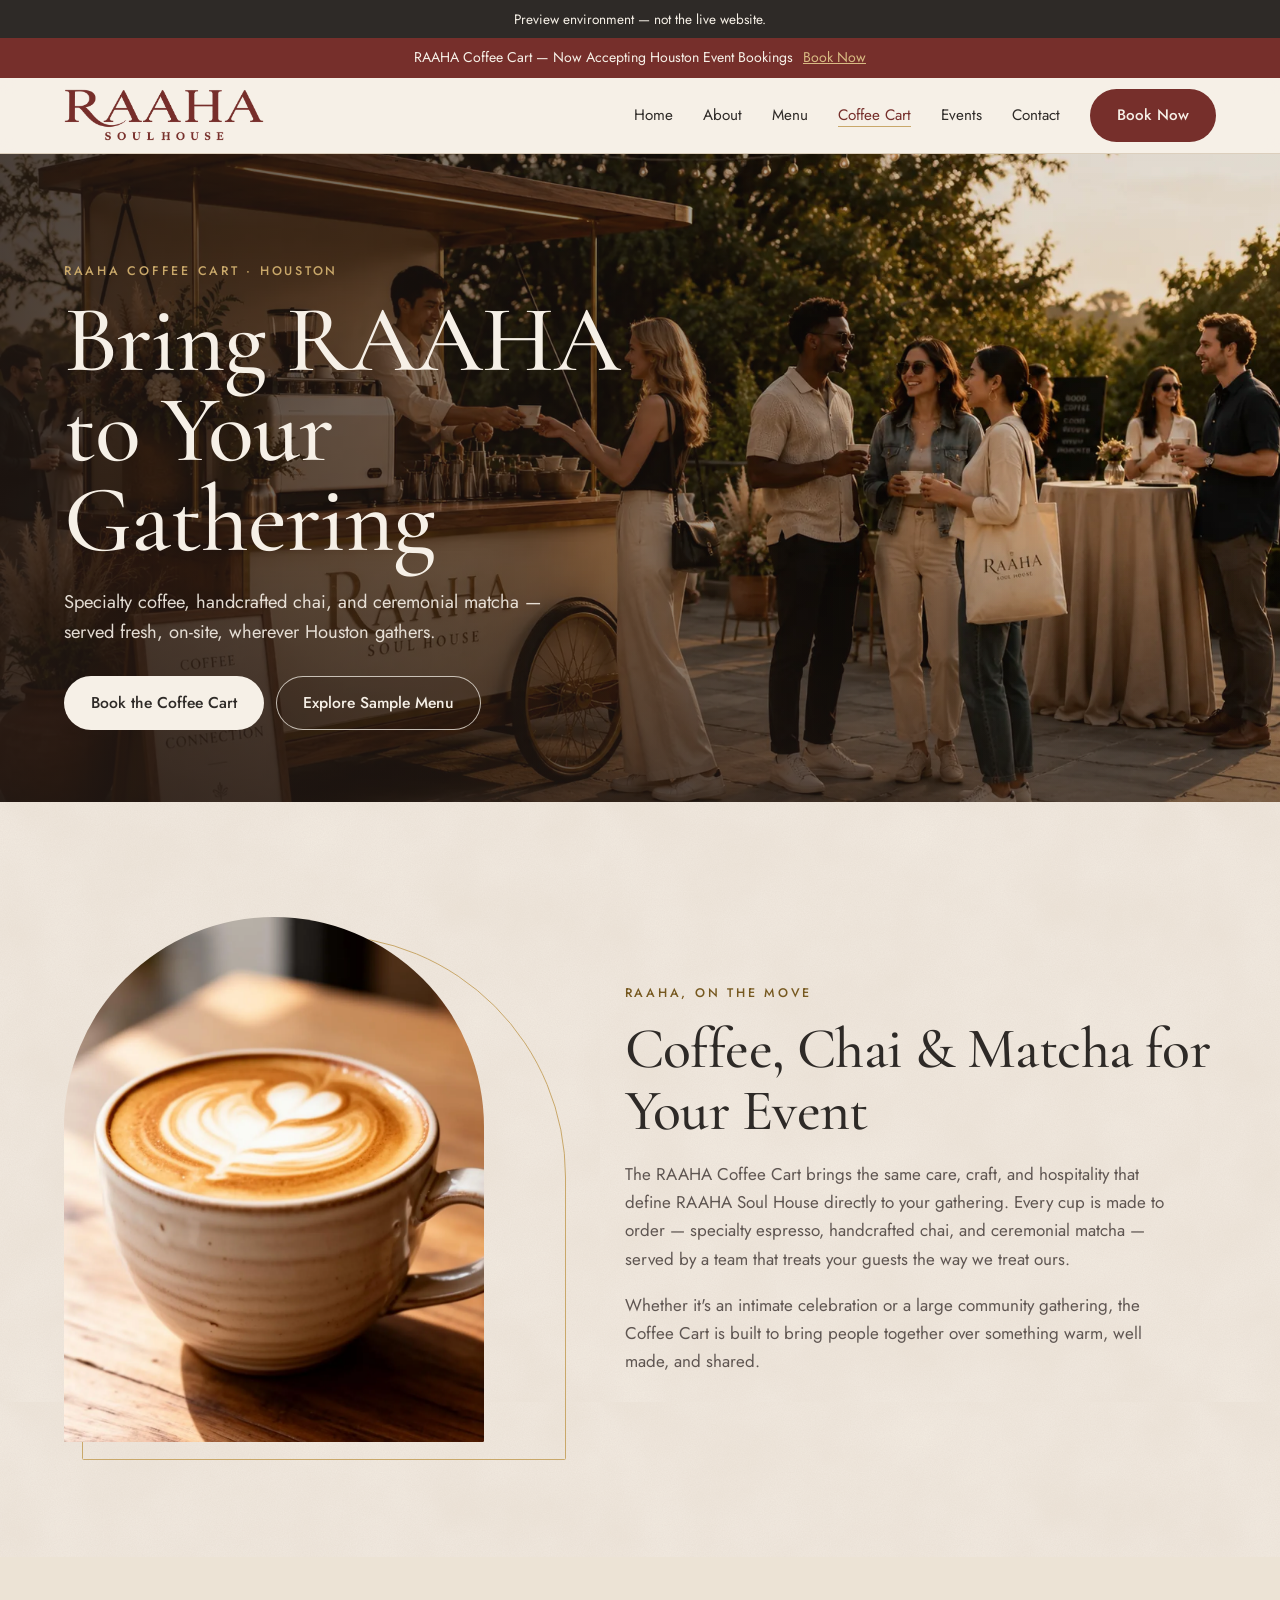
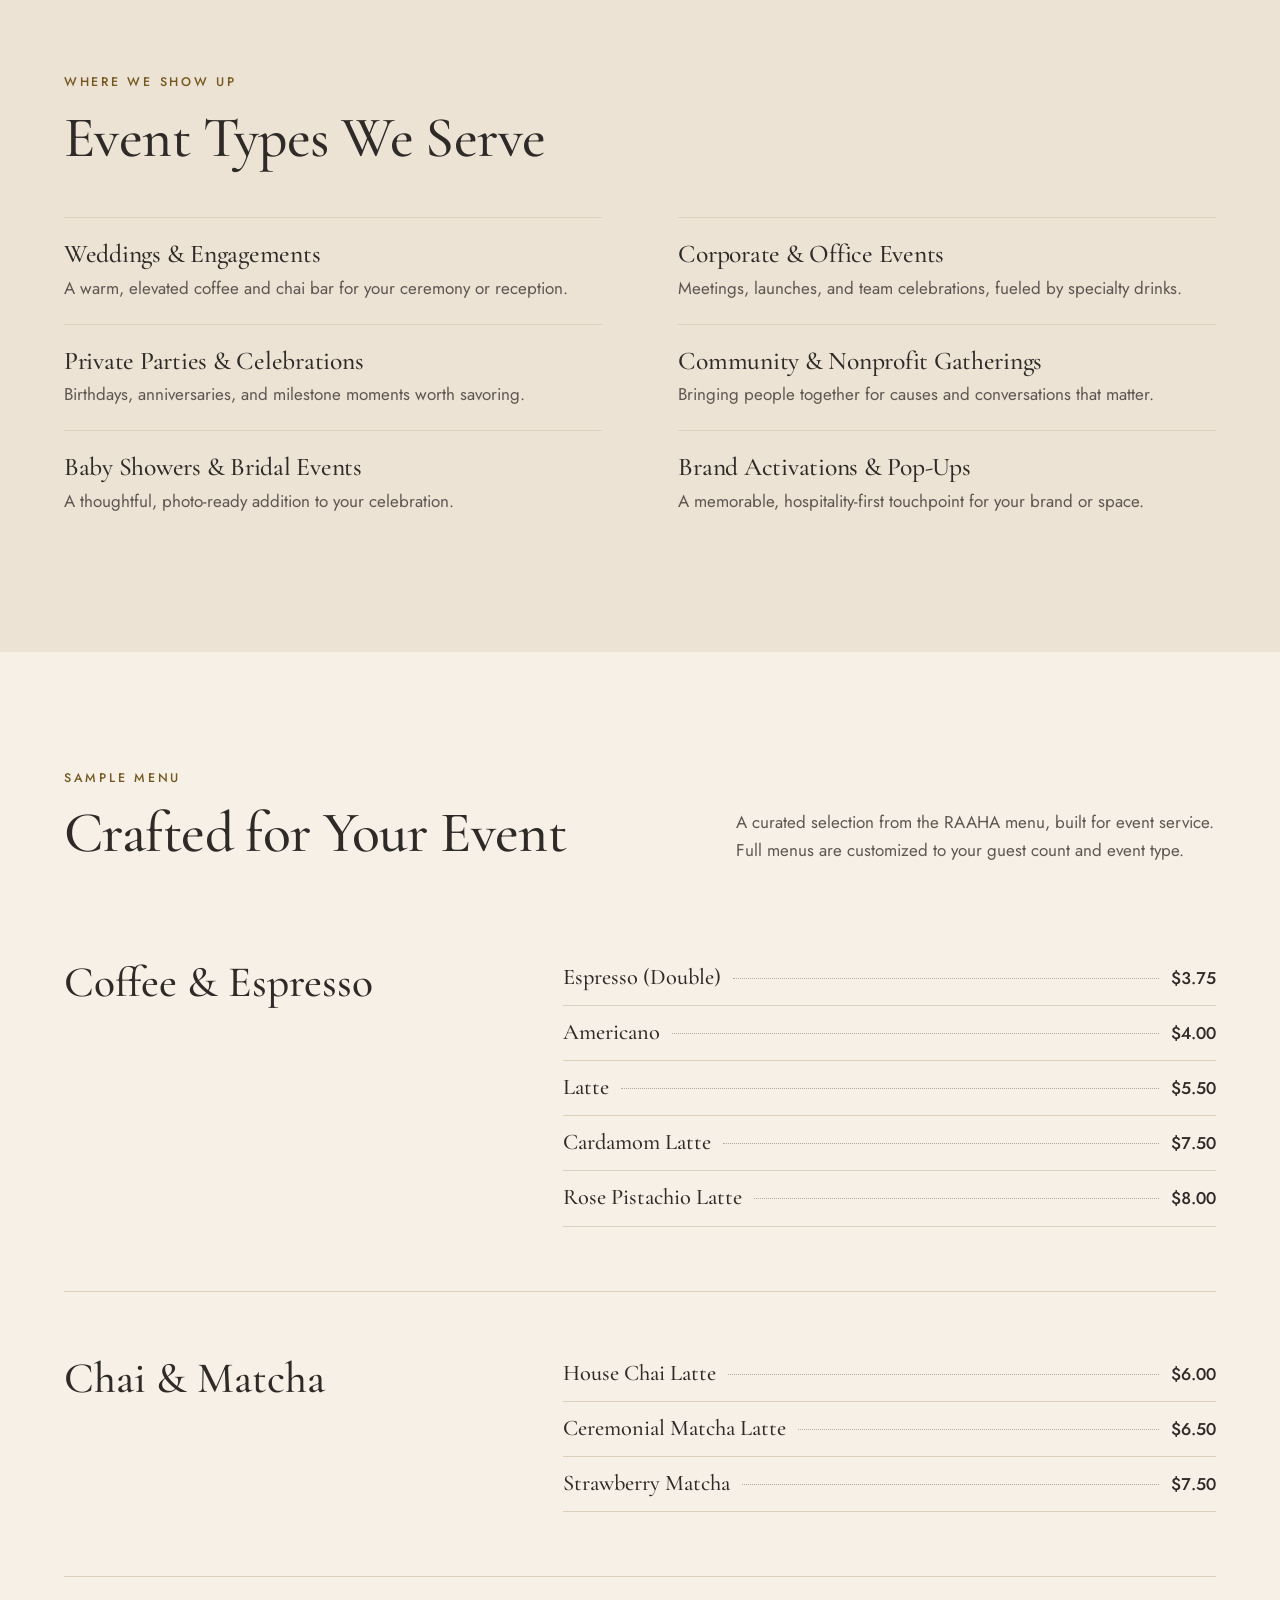
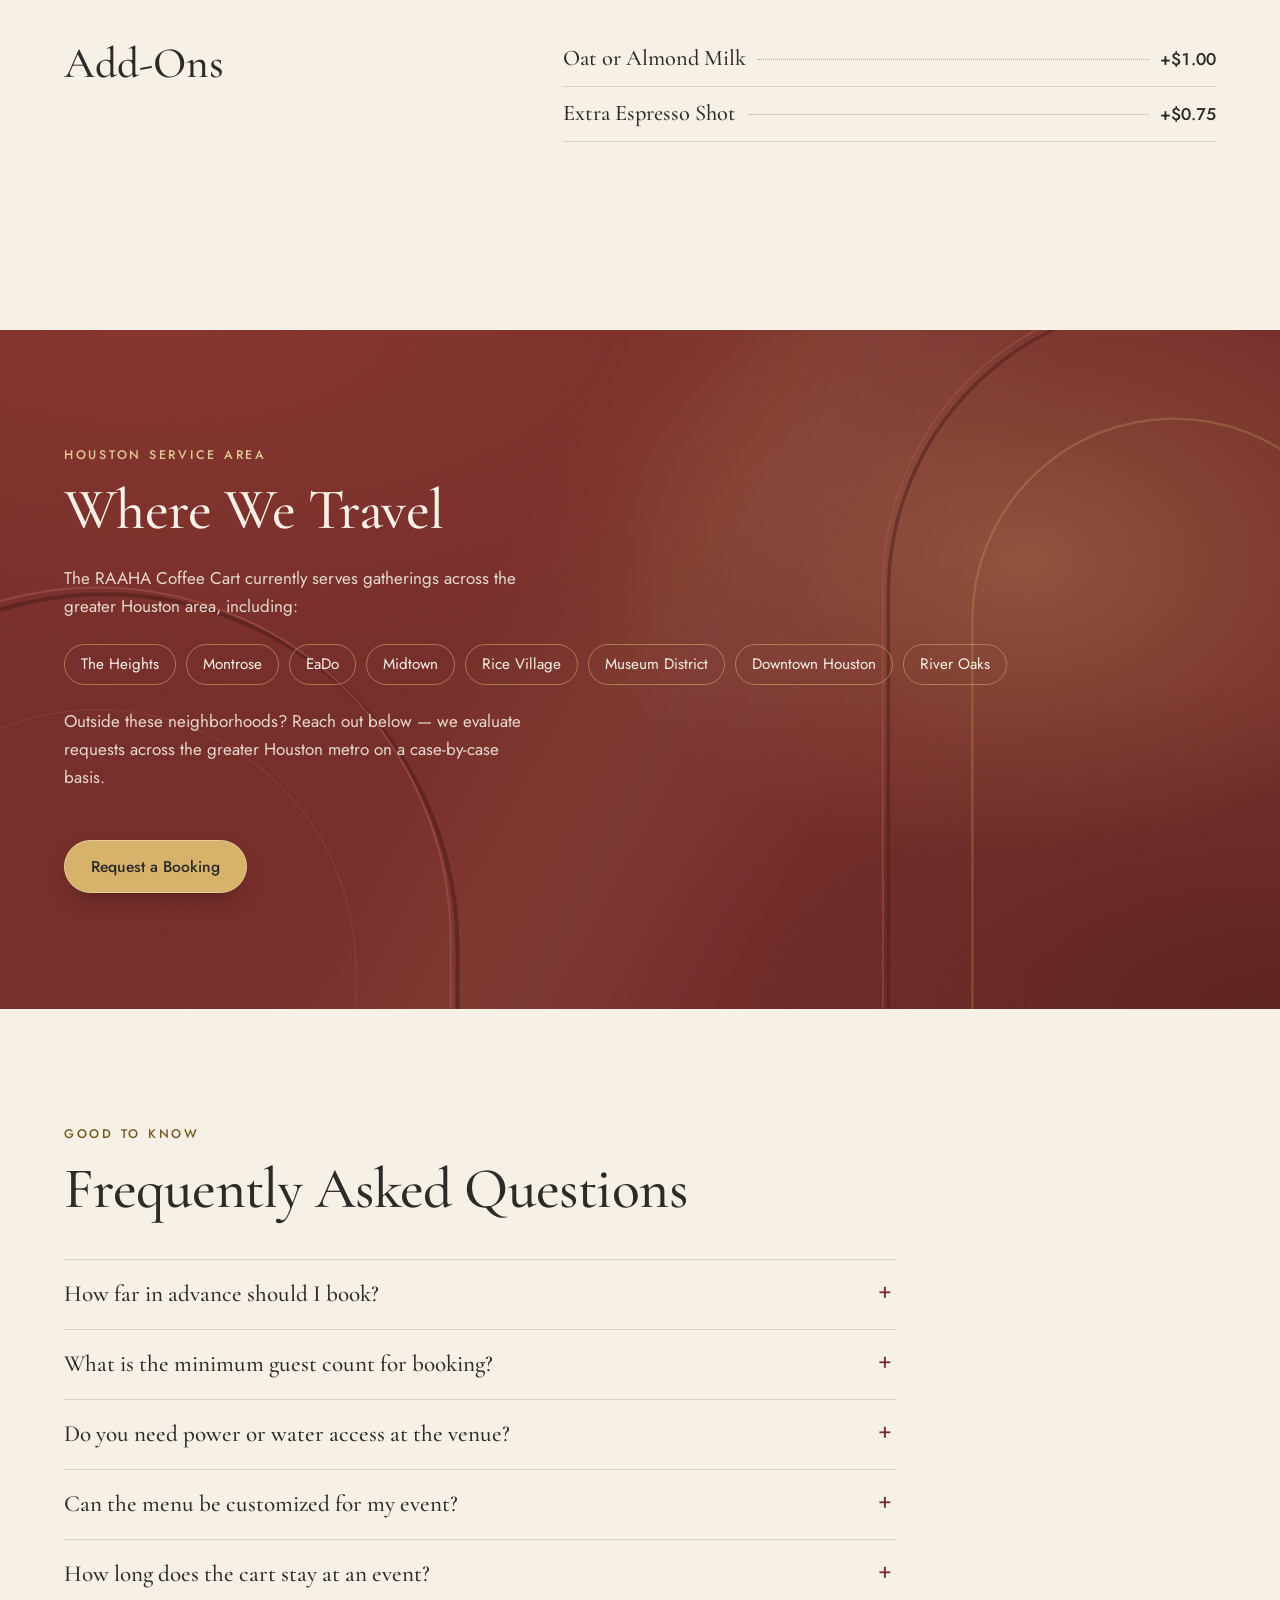
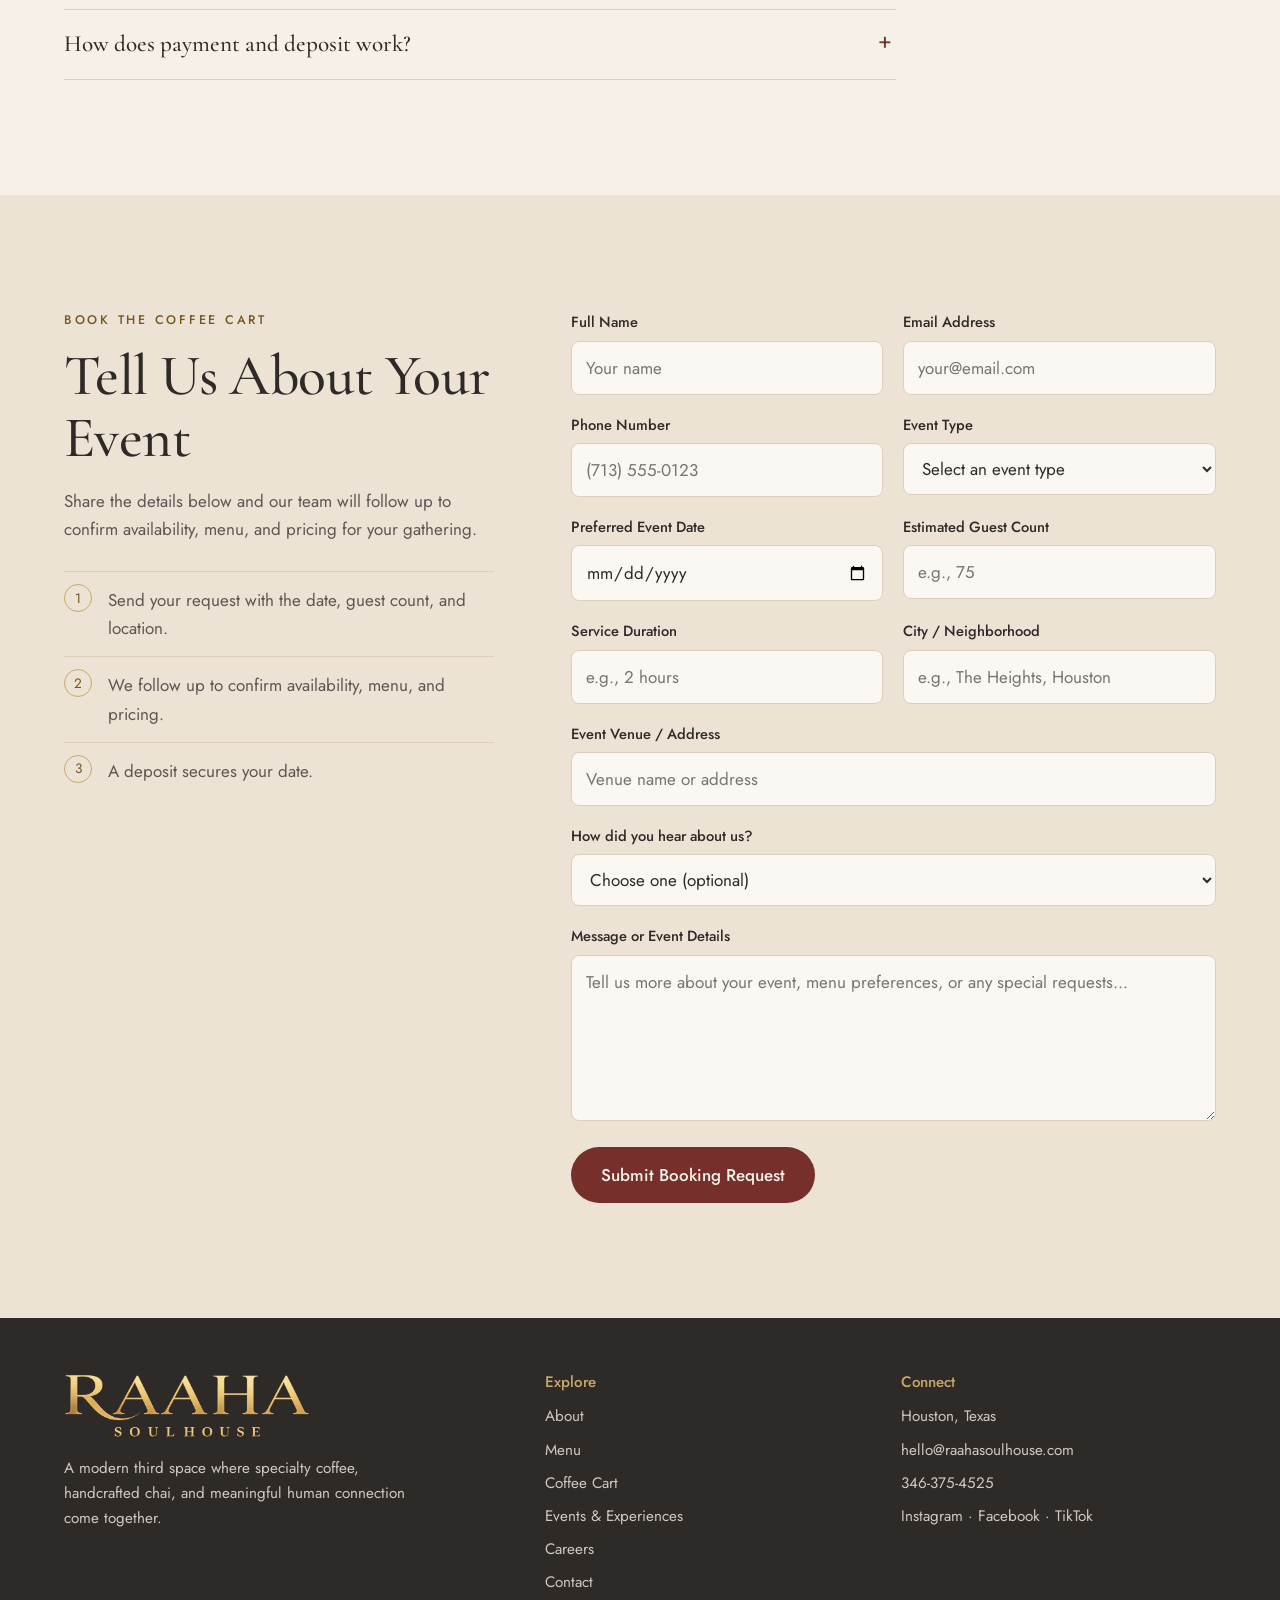
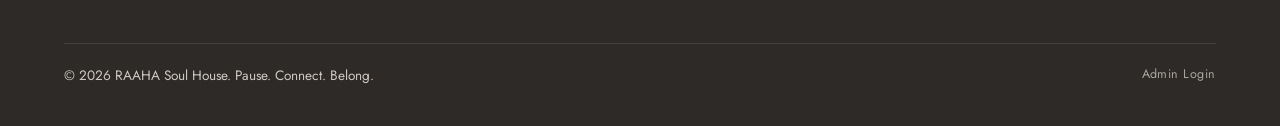
<file: coffee-cart.html>
<!DOCTYPE html>
<html lang="en">
<head>
    <meta charset="UTF-8">
    <meta name="viewport" content="width=device-width, initial-scale=1.0">
    <title>RAAHA Coffee Cart — Event Booking in Houston | RAAHA Soul House</title>
    <meta name="description" content="Bring RAAHA to your next Houston gathering. The RAAHA Coffee Cart serves specialty coffee, handcrafted chai, and ceremonial matcha for weddings, corporate events, and private celebrations.">
    <link rel="icon" href="/favicon.ico" sizes="any">
    <link rel="icon" type="image/png" sizes="32x32" href="/assets/images/web/favicon-32.png">
    <link rel="apple-touch-icon" href="/assets/images/web/apple-touch-icon.png">
    <link rel="canonical" href="https://www.raahasoulhouse.com/coffee-cart">
    <meta name="theme-color" content="#762F2B">
    <meta property="og:type" content="website">
    <meta property="og:site_name" content="RAAHA Soul House">
    <meta property="og:title" content="RAAHA Coffee Cart — Event Booking in Houston">
    <meta property="og:description" content="Specialty coffee, handcrafted chai, and ceremonial matcha served on-site at your Houston gathering.">
    <meta property="og:url" content="https://www.raahasoulhouse.com/coffee-cart">
    <meta property="og:image" content="https://www.raahasoulhouse.com/assets/images/web/og-coffee-cart.jpg">
    <meta property="og:image:width" content="1200">
    <meta property="og:image:height" content="630">
    <meta name="twitter:card" content="summary_large_image">
    <script type="application/ld+json">
    {
      "@context": "https://schema.org",
      "@type": "Service",
      "name": "RAAHA Coffee Cart",
      "serviceType": "Mobile coffee, chai and matcha cart for events",
      "areaServed": "Houston, Texas",
      "url": "https://www.raahasoulhouse.com/coffee-cart",
      "provider": {
        "@type": "Organization",
        "name": "RAAHA Soul House",
        "url": "https://www.raahasoulhouse.com/",
        "email": "hello@raahasoulhouse.com",
        "telephone": "+1-346-375-4525"
      }
    }
    </script>
    <link rel="preload" href="/assets/fonts/cormorant-garamond-latin-500-normal.woff2" as="font" type="font/woff2" crossorigin>
    <link rel="preload" href="/assets/images/web/coffee-cart-gathering.webp" as="image" fetchpriority="high">
    <link rel="preconnect" href="https://csoxstrjofgxnnlbshoc.supabase.co" crossorigin>
    <style>html.cms-wait [data-cms-img],html.cms-wait [data-cms-menu] img,html.cms-wait [data-cms-list] img,html.cms-wait [data-cms-events] img{opacity:0}</style>
    <script>(function(){var d=document.documentElement;d.classList.add("cms-wait");try{if(window.fetch&&!/[?&]preview=draft/.test(location.search)){var c=["www.raahasoulhouse.com","raahasoulhouse.com"].indexOf(location.hostname)>-1?"live":"published";window.__raahaCms=fetch("https://csoxstrjofgxnnlbshoc.supabase.co/rest/v1/cms_entries?select=id,collection,key,sort,"+c+"&"+c+"=not.is.null&order=sort.asc,id.asc",{headers:{apikey:"sb_publishable_xvqoYVd2WrA55FlFSvpxog_m34tyORn"}}).then(function(r){if(!r.ok)throw new Error("HTTP "+r.status);return r.json()});window.__raahaCms.catch(function(){d.classList.remove("cms-wait")})}}catch(e){}setTimeout(function(){d.classList.remove("cms-wait")},2500)})()</script>
    <link rel="stylesheet" href="/assets/css/home.css?v=20261031r">
</head>
<body class="has-sticky-book">
    <a class="skip-link" href="#main">Skip to content</a>

    <div class="preview-notice" id="preview-notice" hidden>Preview environment — not the live website.</div>
    <div class="announcement" data-cms-show="show.site.announcement">
        <span data-cms="site.announcement.text">RAAHA Coffee Cart — Now Accepting Houston Event Bookings</span>
        <a href="/coffee-cart#book" data-cms-link="site.announcement.link">Book Now</a>
    </div>

    <header class="site-header">
        <div class="header-inner">
            <a class="brand-logo" href="/"><img src="/assets/images/brand/raaha-logo-burgundy.webp" alt="RAAHA Soul House — home" width="647" height="168"></a>
            <button class="nav-toggle" type="button" aria-expanded="false" aria-controls="primary-nav">Menu</button>
            <nav class="primary-nav" id="primary-nav" aria-label="Main">
                <a href="/">Home</a>
                <a href="/about">About</a>
                <a href="/menu">Menu</a>
                <a href="/coffee-cart" aria-current="page">Coffee Cart</a>
                <a href="/events">Events</a>
                <a href="/contact">Contact</a>
                <a class="btn btn-brick" href="/coffee-cart#book" data-cms-link="site.header.cta">Book Now</a>
            </nav>
        </div>
    </header>

    <main id="main">
        <section class="page-hero-photo" aria-labelledby="cart-title">
            <img data-cms-img="cart.hero.image" src="/assets/images/web/coffee-cart-gathering.webp" alt="The RAAHA coffee cart serving guests at an outdoor gathering" width="1672" height="941" fetchpriority="high" style="object-position: 40% 50%;">
            <div class="hero-copy">
                <span class="eyebrow">RAAHA Coffee Cart · Houston</span>
                <h1 id="cart-title" data-cms="cart.hero.title">Bring RAAHA to Your Gathering</h1>
                <p class="lede" data-cms="cart.hero.lede">Specialty coffee, handcrafted chai, and ceremonial matcha — served fresh, on-site, wherever Houston gathers.</p>
                <div class="hero-actions">
                    <a class="btn btn-ivory" href="#book">Book the Coffee Cart</a>
                    <a class="btn btn-line-light" href="#sample-menu">Explore Sample Menu</a>
                </div>
            </div>
        </section>

        <section class="section split texture-ivory" aria-labelledby="cart-intro-title">
            <div class="section-inner">
                <div class="arch-frame cart-intro-photo"><div class="arch"><img loading="lazy" data-cms-img="cart.intro.image" src="/assets/images/web/raaha-coffee.webp" alt="A latte with heart latte art in a handmade ceramic cup on a wooden table" width="1080" height="1920"></div></div>
                <div>
                    <span class="eyebrow">RAAHA, on the move</span>
                    <h2 class="section-title" id="cart-intro-title" data-cms="cart.intro.title">Coffee, Chai &amp; Matcha for Your Event</h2>
                    <div class="prose" data-cms-paras="cart.intro.body">
                    <p>The RAAHA Coffee Cart brings the same care, craft, and hospitality that define RAAHA Soul House directly to your gathering. Every cup is made to order — specialty espresso, handcrafted chai, and ceremonial matcha — served by a team that treats your guests the way we treat ours.</p>
                    <p>Whether it's an intimate celebration or a large community gathering, the Coffee Cart is built to bring people together over something warm, well made, and shared.</p>
                    </div>
                </div>
            </div>
        </section>

        <section class="section limewash" aria-labelledby="event-types-title">
            <div class="section-inner">
                <span class="eyebrow">Where we show up</span>
                <h2 class="section-title" id="event-types-title">Event Types We Serve</h2>
                <ul class="index-list">
                    <li><h3>Weddings &amp; Engagements</h3><p>A warm, elevated coffee and chai bar for your ceremony or reception.</p></li>
                    <li><h3>Corporate &amp; Office Events</h3><p>Meetings, launches, and team celebrations, fueled by specialty drinks.</p></li>
                    <li><h3>Private Parties &amp; Celebrations</h3><p>Birthdays, anniversaries, and milestone moments worth savoring.</p></li>
                    <li><h3>Community &amp; Nonprofit Gatherings</h3><p>Bringing people together for causes and conversations that matter.</p></li>
                    <li><h3>Baby Showers &amp; Bridal Events</h3><p>A thoughtful, photo-ready addition to your celebration.</p></li>
                    <li><h3>Brand Activations &amp; Pop-Ups</h3><p>A memorable, hospitality-first touchpoint for your brand or space.</p></li>
                </ul>
            </div>
        </section>

        <section class="section cart-menu" id="sample-menu" aria-labelledby="sample-menu-title">
            <div class="section-inner">
                <div class="events-head" style="margin-bottom: clamp(16px, 3vw, 32px);">
                    <div>
                        <span class="eyebrow">Sample menu</span>
                        <h2 class="section-title" id="sample-menu-title">Crafted for Your Event</h2>
                    </div>
                    <p data-cms="cart.menu.intro">A curated selection from the RAAHA menu, built for event service. Full menus are customized to your guest count and event type.</p>
                </div>
                <div class="menu-board" data-cms-cart-menu>
                    <div class="menu-category-block">
                    <div class="menu-category-title">Coffee & Espresso</div>
                    <div class="menu-items-list">
                    <div class="menu-item-row"><div class="menu-item-name"><h4>Espresso (Double)</h4></div><div class="menu-item-line"></div><div class="menu-item-price">$3.75</div></div>
                    <div class="menu-item-row"><div class="menu-item-name"><h4>Americano</h4></div><div class="menu-item-line"></div><div class="menu-item-price">$4.00</div></div>
                    <div class="menu-item-row"><div class="menu-item-name"><h4>Latte</h4></div><div class="menu-item-line"></div><div class="menu-item-price">$5.50</div></div>
                    <div class="menu-item-row"><div class="menu-item-name"><h4>Cardamom Latte</h4></div><div class="menu-item-line"></div><div class="menu-item-price">$7.50</div></div>
                    <div class="menu-item-row"><div class="menu-item-name"><h4>Rose Pistachio Latte</h4></div><div class="menu-item-line"></div><div class="menu-item-price">$8.00</div></div>
                    </div>
                    </div>

                    <div class="menu-category-block">
                    <div class="menu-category-title">Chai & Matcha</div>
                    <div class="menu-items-list">
                    <div class="menu-item-row"><div class="menu-item-name"><h4>House Chai Latte</h4></div><div class="menu-item-line"></div><div class="menu-item-price">$6.00</div></div>
                    <div class="menu-item-row"><div class="menu-item-name"><h4>Ceremonial Matcha Latte</h4></div><div class="menu-item-line"></div><div class="menu-item-price">$6.50</div></div>
                    <div class="menu-item-row"><div class="menu-item-name"><h4>Strawberry Matcha</h4></div><div class="menu-item-line"></div><div class="menu-item-price">$7.50</div></div>
                    </div>
                    </div>

                    <div class="menu-category-block">
                    <div class="menu-category-title">Add-Ons</div>
                    <div class="menu-items-list">
                    <div class="menu-item-row"><div class="menu-item-name"><h4>Oat or Almond Milk</h4></div><div class="menu-item-line"></div><div class="menu-item-price">+$1.00</div></div>
                    <div class="menu-item-row"><div class="menu-item-name"><h4>Extra Espresso Shot</h4></div><div class="menu-item-line"></div><div class="menu-item-price">+$0.75</div></div>
                    </div>
                    </div>
                </div>
            </div>
        </section>

        <section class="section cart-band on-dark tone-brick gold-glow arch-band" aria-labelledby="area-title">
            <div class="section-inner" style="grid-template-columns: 1fr;">
                <div>
                    <span class="eyebrow">Houston service area</span>
                    <h2 class="section-title" id="area-title">Where We Travel</h2>
                    <p data-cms="cart.area.intro">The RAAHA Coffee Cart currently serves gatherings across the greater Houston area, including:</p>
                    <div class="service-area-pills" data-cms-list="service_area">
                        <template><span class="service-area-pill" data-f="name"></span></template>
                        <span class="service-area-pill">The Heights</span>
                        <span class="service-area-pill">Montrose</span>
                        <span class="service-area-pill">EaDo</span>
                        <span class="service-area-pill">Midtown</span>
                        <span class="service-area-pill">Rice Village</span>
                        <span class="service-area-pill">Museum District</span>
                        <span class="service-area-pill">Downtown Houston</span>
                        <span class="service-area-pill">River Oaks</span>
                    </div>
                    <p data-cms="cart.area.note">Outside these neighborhoods? Reach out below — we evaluate requests across the greater Houston metro on a case-by-case basis.</p>
                    <a class="btn btn-gold btn-champagne area-book" href="#book">Request a Booking</a>
                </div>
            </div>
        </section>

        <section class="section" aria-labelledby="faq-title">
            <div class="section-inner">
                <span class="eyebrow">Good to know</span>
                <h2 class="section-title" id="faq-title">Frequently Asked Questions</h2>
                <div class="faq" data-cms-list="faq">
                    <template><details class="faq-item"><summary data-f="question"></summary><p data-f="answer"></p></details></template>
                    <details class="faq-item">
                    <summary>How far in advance should I book?</summary>
                    <p>We recommend booking at least 3–4 weeks ahead of your event date. Peak season and weekend dates fill faster, so earlier requests get first choice of timing.</p>
                    </details>
                    <details class="faq-item">
                    <summary>What is the minimum guest count for booking?</summary>
                    <p>The Coffee Cart is built for gatherings of 25 guests and up. Smaller or larger events are welcome — share your guest count in the booking form and we'll confirm fit and pricing.</p>
                    </details>
                    <details class="faq-item">
                    <summary>Do you need power or water access at the venue?</summary>
                    <p>The cart can run on standard power access; for venues without power on-site, let us know in your booking details and we'll confirm what's needed ahead of time.</p>
                    </details>
                    <details class="faq-item">
                    <summary>Can the menu be customized for my event?</summary>
                    <p>Yes. The sample menu above reflects our core event offerings — we can tailor drink selection, quantities, and add-ons to your guest count, budget, and occasion.</p>
                    </details>
                    <details class="faq-item">
                    <summary>How long does the cart stay at an event?</summary>
                    <p>Standard service windows are 2–3 hours. Extended service is available — note your preferred duration in the booking form and we'll confirm pricing.</p>
                    </details>
                    <details class="faq-item">
                    <summary>How does payment and deposit work?</summary>
                    <p>A deposit secures your date, with the remaining balance due ahead of the event. Full details are confirmed once we review your booking request.</p>
                    </details>
                </div>
            </div>
        </section>

        <section class="section book-section" id="book" aria-labelledby="book-title">
            <div class="section-inner">
                <div>
                    <span class="eyebrow">Book the Coffee Cart</span>
                    <h2 class="section-title" id="book-title">Tell Us About Your Event</h2>
                    <div class="prose" style="margin-top: 18px;"><p>Share the details below and our team will follow up to confirm availability, menu, and pricing for your gathering.</p></div>
                    <ol class="book-steps">
                        <li>Send your request with the date, guest count, and location.</li>
                        <li>We follow up to confirm availability, menu, and pricing.</li>
                        <li>A deposit secures your date.</li>
                    </ol>
                </div>
                <div class="form-panel">
                    <form action="https://formspree.io/f/xwvjjwnz" method="POST">
                    <input type="hidden" name="form_type" value="Coffee Cart Booking Inquiry">
                    <input type="hidden" name="subject" value="RAAHA — New Coffee Cart Booking Inquiry">
                    <div class="form-row-split">
                    <div class="form-group">
                    <label for="cart-name">Full Name</label>
                    <input id="cart-name" type="text" name="name" placeholder="Your name" autocomplete="name" required>
                    </div>
                    <div class="form-group">
                    <label for="cart-email">Email Address</label>
                    <input id="cart-email" type="email" name="email" placeholder="your@email.com" autocomplete="email" required>
                    </div>
                    </div>
                    <div class="form-row-split">
                    <div class="form-group">
                    <label for="cart-phone">Phone Number</label>
                    <input id="cart-phone" type="tel" name="phone" placeholder="(713) 555-0123" autocomplete="tel" required>
                    </div>
                    <div class="form-group">
                    <label for="cart-event_type">Event Type</label>
                    <select id="cart-event_type" name="event_type" required>
                    <option value="" disabled selected>Select an event type</option>
                    <option value="Wedding / Engagement">Wedding / Engagement</option>
                    <option value="Corporate / Office Event">Corporate / Office Event</option>
                    <option value="Private Party / Celebration">Private Party / Celebration</option>
                    <option value="Community / Nonprofit Gathering">Community / Nonprofit Gathering</option>
                    <option value="Baby Shower / Bridal Event">Baby Shower / Bridal Event</option>
                    <option value="Brand Activation / Pop-Up">Brand Activation / Pop-Up</option>
                    <option value="Other">Other</option>
                    </select>
                    </div>
                    </div>
                    <div class="form-row-split">
                    <div class="form-group">
                    <label for="cart-preferred_date">Preferred Event Date</label>
                    <input id="cart-preferred_date" type="date" name="preferred_date" required>
                    </div>
                    <div class="form-group">
                    <label for="cart-number_of_guests">Estimated Guest Count</label>
                    <input id="cart-number_of_guests" type="number" name="number_of_guests" min="1" placeholder="e.g., 75" required>
                    </div>
                    </div>
                    <div class="form-row-split">
                    <div class="form-group">
                    <label for="cart-service_duration">Service Duration</label>
                    <input id="cart-service_duration" type="text" name="service_duration" placeholder="e.g., 2 hours">
                    </div>
                    <div class="form-group">
                    <label for="cart-city_neighborhood">City / Neighborhood</label>
                    <input id="cart-city_neighborhood" type="text" name="city_neighborhood" placeholder="e.g., The Heights, Houston" required>
                    </div>
                    </div>
                    <div class="form-group">
                    <label for="cart-venue_address">Event Venue / Address</label>
                    <input id="cart-venue_address" type="text" name="venue_address" placeholder="Venue name or address">
                    </div>
                    <div class="form-group">
                    <label for="cart-heard_about">How did you hear about us?</label>
                    <select id="cart-heard_about" name="heard_about">
                    <option value="" selected>Choose one (optional)</option>
                    <option value="Instagram">Instagram</option>
                    <option value="TikTok">TikTok</option>
                    <option value="Facebook">Facebook</option>
                    <option value="Google search">Google search</option>
                    <option value="Friend or family">Friend or family</option>
                    <option value="Attended a RAAHA event">Attended a RAAHA event</option>
                    <option value="Venue or planner">Venue or planner</option>
                    <option value="Other">Other</option>
                    </select>
                    </div>
                    <div class="form-group">
                    <label for="cart-message">Message or Event Details</label>
                    <textarea id="cart-message" name="message" rows="5" placeholder="Tell us more about your event, menu preferences, or any special requests..." required></textarea>
                    </div>
                    <button type="submit" class="btn-form-submit">Submit Booking Request</button>
                    </form>
                </div>
            </div>
        </section>
        <a class="btn btn-brick sticky-book" href="#book" id="sticky-book">Book the Coffee Cart</a>
    </main>

    <footer class="site-footer">
        <div class="footer-inner">
            <div>
                <a class="brand-logo brand-logo-footer" href="/"><img src="/assets/images/brand/raaha-logo-gold.webp" alt="RAAHA Soul House — home" width="770" height="200" loading="lazy"></a>
                <p style="margin-top: 18px; max-width: 22rem;">A modern third space where specialty coffee, handcrafted chai, and meaningful human connection come together.</p>
            </div>
            <div>
                <h2>Explore</h2>
                <ul>
                    <li><a href="/about">About</a></li>
                    <li><a href="/menu">Menu</a></li>
                    <li><a href="/coffee-cart">Coffee Cart</a></li>
                    <li><a href="/events">Events &amp; Experiences</a></li>
                    <li><a href="/careers">Careers</a></li>
                    <li><a href="/contact">Contact</a></li>
                </ul>
            </div>
            <div>
                <h2>Connect</h2>
                <ul>
                    <li>Houston, Texas</li>
                    <li><a href="mailto:hello@raahasoulhouse.com">hello@raahasoulhouse.com</a></li>
                    <li><a href="tel:+13463754525">346-375-4525</a></li>
                    <li><a href="https://www.instagram.com/raahasoulhouse" target="_blank" rel="noopener">Instagram</a> · <a href="https://www.facebook.com/share/17XuyJ2QVN/" target="_blank" rel="noopener">Facebook</a> · <a href="https://www.tiktok.com/@raahasoulhouse" target="_blank" rel="noopener">TikTok</a></li>
                </ul>
            </div>
        </div>
        <p class="footer-note">© 2026 RAAHA Soul House. Pause. Connect. Belong.<a class="footer-admin" href="/admin/" rel="nofollow">Admin Login</a></p>
    </footer>

    <script src="/assets/js/site.js?v=20261030i" defer></script>
    <script src="/assets/js/config.js?v=20261030i" defer></script>
    <script src="/assets/js/cms.js?v=20261031s" defer></script>
    <script src="/assets/js/inquiry.js?v=20261030i" defer></script>
    <script src="/assets/js/forms.js?v=20261030i" defer></script>
</body>
</html>
</file>
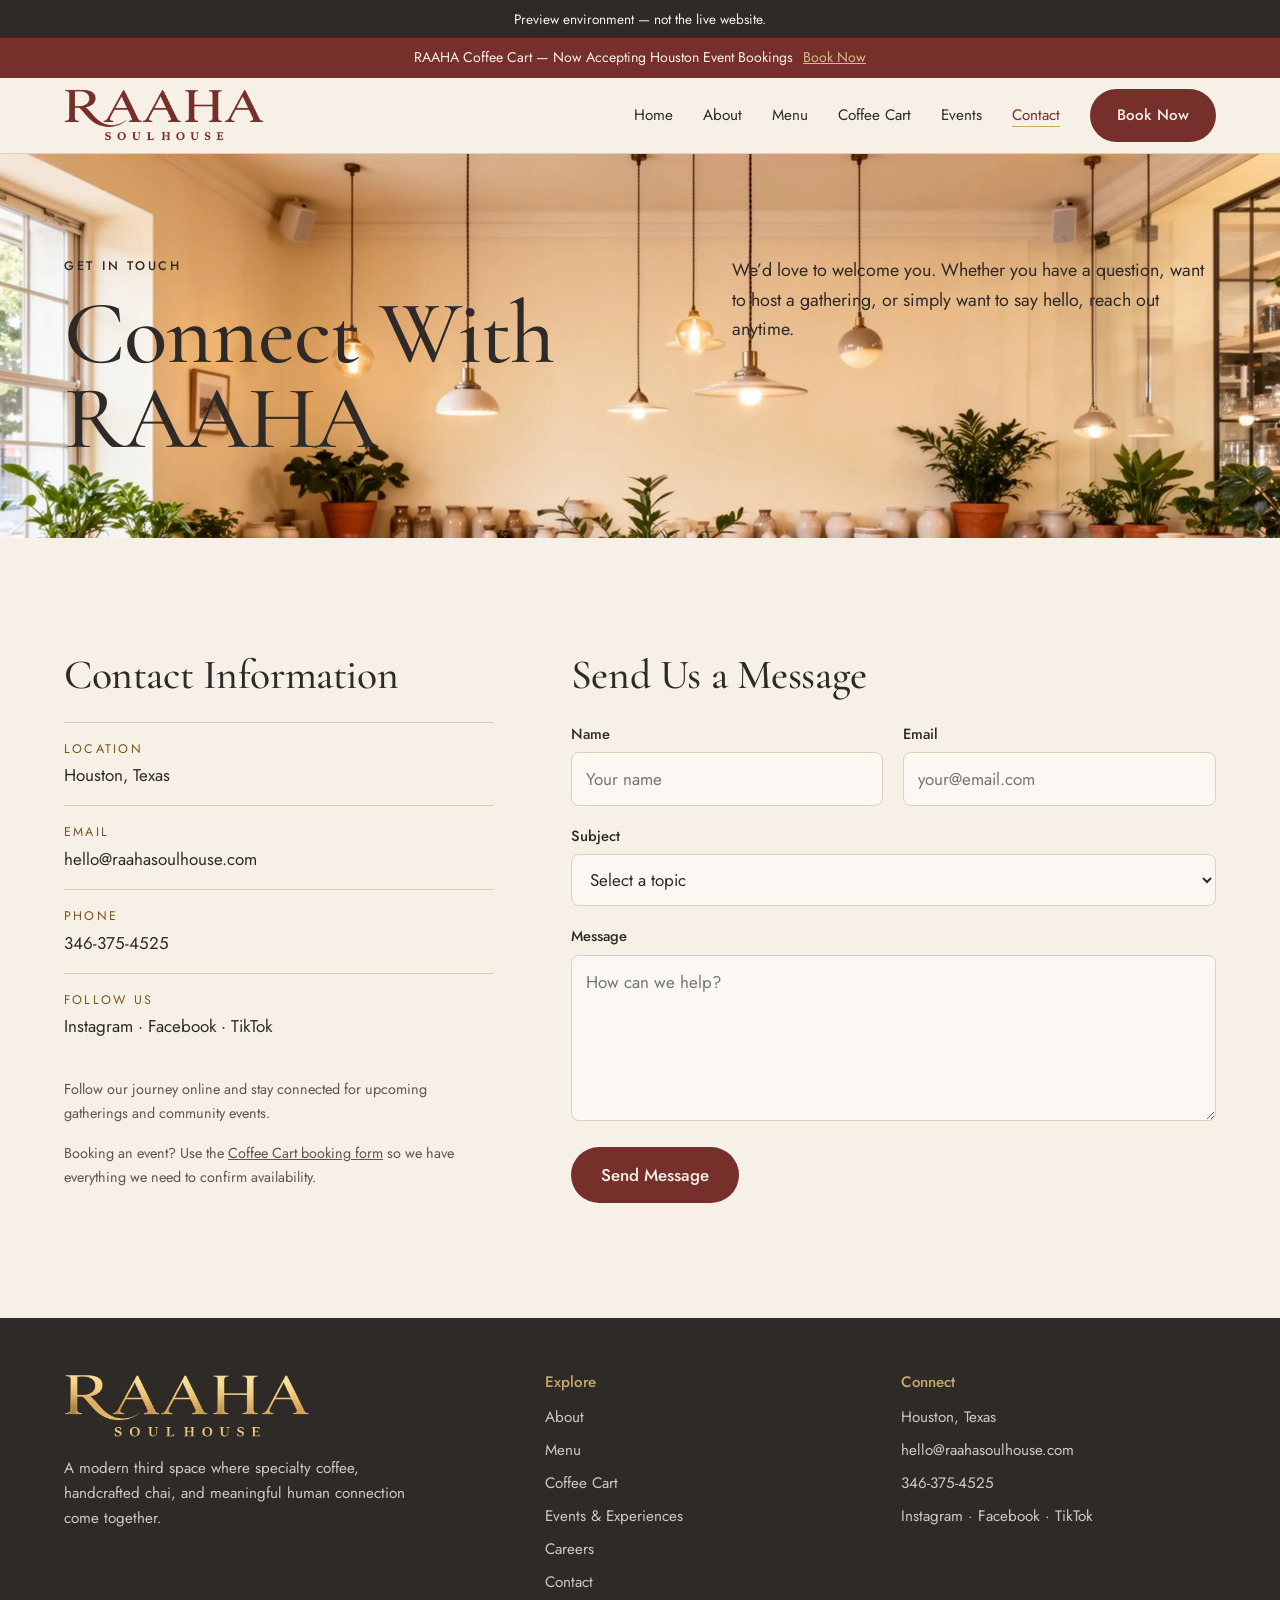
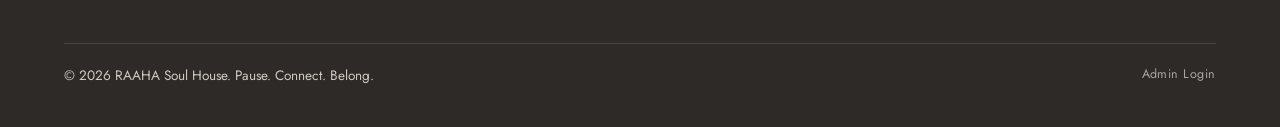
<file: contact.html>
<!DOCTYPE html>
<html lang="en">
<head>
    <meta charset="UTF-8">
    <meta name="viewport" content="width=device-width, initial-scale=1.0">
    <title>Contact RAAHA Soul House — Houston, Texas</title>
    <meta name="description" content="Contact RAAHA Soul House in Houston: email hello@raahasoulhouse.com, call 346-375-4525, or send a message.">
    <link rel="icon" href="/favicon.ico" sizes="any">
    <link rel="icon" type="image/png" sizes="32x32" href="/assets/images/web/favicon-32.png">
    <link rel="apple-touch-icon" href="/assets/images/web/apple-touch-icon.png">
    <link rel="canonical" href="https://www.raahasoulhouse.com/contact">
    <meta name="theme-color" content="#762F2B">
    <meta property="og:type" content="website">
    <meta property="og:site_name" content="RAAHA Soul House">
    <meta property="og:title" content="Contact RAAHA Soul House">
    <meta property="og:description" content="Questions, gatherings, collaborations, or simply hello.">
    <meta property="og:url" content="https://www.raahasoulhouse.com/contact">
    <meta property="og:image" content="https://www.raahasoulhouse.com/assets/images/web/og-raaha.jpg">
    <meta property="og:image:width" content="1200">
    <meta property="og:image:height" content="630">
    <meta name="twitter:card" content="summary_large_image">
    <script type="application/ld+json">
    {
      "@context": "https://schema.org",
      "@type": "Organization",
      "name": "RAAHA Soul House",
      "url": "https://www.raahasoulhouse.com/",
      "logo": "https://www.raahasoulhouse.com/assets/images/web/apple-touch-icon.png",
      "email": "hello@raahasoulhouse.com",
      "telephone": "+1-346-375-4525",
      "areaServed": "Houston, Texas",
      "sameAs": [
        "https://www.instagram.com/raahasoulhouse",
        "https://www.facebook.com/share/17XuyJ2QVN/",
        "https://www.tiktok.com/@raahasoulhouse"
      ]
    }
    </script>
    <link rel="preload" href="/assets/fonts/cormorant-garamond-latin-500-normal.woff2" as="font" type="font/woff2" crossorigin>
    <link rel="preconnect" href="https://csoxstrjofgxnnlbshoc.supabase.co" crossorigin>
    <style>html.cms-wait [data-cms-img],html.cms-wait [data-cms-menu] img,html.cms-wait [data-cms-list] img,html.cms-wait [data-cms-events] img{opacity:0}</style>
    <script>(function(){var d=document.documentElement;d.classList.add("cms-wait");try{if(window.fetch&&!/[?&]preview=draft/.test(location.search)){var c=["www.raahasoulhouse.com","raahasoulhouse.com"].indexOf(location.hostname)>-1?"live":"published";window.__raahaCms=fetch("https://csoxstrjofgxnnlbshoc.supabase.co/rest/v1/cms_entries?select=id,collection,key,sort,"+c+"&"+c+"=not.is.null&order=sort.asc,id.asc",{headers:{apikey:"sb_publishable_xvqoYVd2WrA55FlFSvpxog_m34tyORn"}}).then(function(r){if(!r.ok)throw new Error("HTTP "+r.status);return r.json()});window.__raahaCms.catch(function(){d.classList.remove("cms-wait")})}}catch(e){}setTimeout(function(){d.classList.remove("cms-wait")},2500)})()</script>
    <link rel="stylesheet" href="/assets/css/home.css?v=20261031r">
</head>
<body>
    <a class="skip-link" href="#main">Skip to content</a>

    <div class="preview-notice" id="preview-notice" hidden>Preview environment — not the live website.</div>
    <div class="announcement" data-cms-show="show.site.announcement">
        <span data-cms="site.announcement.text">RAAHA Coffee Cart — Now Accepting Houston Event Bookings</span>
        <a href="/coffee-cart#book" data-cms-link="site.announcement.link">Book Now</a>
    </div>

    <header class="site-header">
        <div class="header-inner">
            <a class="brand-logo" href="/"><img src="/assets/images/brand/raaha-logo-burgundy.webp" alt="RAAHA Soul House — home" width="647" height="168"></a>
            <button class="nav-toggle" type="button" aria-expanded="false" aria-controls="primary-nav">Menu</button>
            <nav class="primary-nav" id="primary-nav" aria-label="Main">
                <a href="/">Home</a>
                <a href="/about">About</a>
                <a href="/menu">Menu</a>
                <a href="/coffee-cart">Coffee Cart</a>
                <a href="/events">Events</a>
                <a href="/contact" aria-current="page">Contact</a>
                <a class="btn btn-brick" href="/coffee-cart#book" data-cms-link="site.header.cta">Book Now</a>
            </nav>
        </div>
    </header>

    <main id="main">
        <section class="page-head photo-head photo-head-light" aria-labelledby="contact-title">
            <img class="head-photo" data-cms-img="contact.hero.image" src="/assets/images/web/raaha-interior.webp" alt="A warm café interior with a long wooden table, linen chairs, pendant lights and potted plants" width="1920" height="1080" fetchpriority="high">
            <div class="section-inner">
                <div>
                    <span class="eyebrow" data-cms="contact.hero.eyebrow">Get in touch</span>
                    <h1 id="contact-title" data-cms="contact.hero.title">Connect With RAAHA</h1>
                </div>
                <p data-cms="contact.hero.intro">We’d love to welcome you. Whether you have a question, want to host a gathering, or simply want to say hello, reach out anytime.</p>
            </div>
        </section>

        <section class="section" aria-label="Contact information and message form">
            <div class="section-inner contact-grid">
                <div>
                    <h2 class="section-title" style="font-size: clamp(2rem, 3.4vw, 2.6rem);" data-cms="contact.info.title">Contact Information</h2>
                    <ul class="contact-lines">
                        <li><span>Location</span>Houston, Texas</li>
                        <li><span>Email</span><a href="mailto:hello@raahasoulhouse.com">hello@raahasoulhouse.com</a></li>
                        <li><span>Phone</span><a href="tel:+13463754525">346-375-4525</a></li>
                        <li><span>Follow us</span><a href="https://www.instagram.com/raahasoulhouse" target="_blank" rel="noopener">Instagram</a> · <a href="https://www.facebook.com/share/17XuyJ2QVN/" target="_blank" rel="noopener">Facebook</a> · <a href="https://www.tiktok.com/@raahasoulhouse" target="_blank" rel="noopener">TikTok</a></li>
                    </ul>
                    <p class="form-note" style="margin-top: 22px;" data-cms="contact.follow.note">Follow our journey online and stay connected for upcoming gatherings and community events.</p>
                    <p class="form-note" style="margin-top: 12px;">Booking an event? Use the <a href="/coffee-cart#book">Coffee Cart booking form</a> so we have everything we need to confirm availability.</p>
                </div>
                <div class="form-panel">
                    <h2 class="section-title" style="font-size: clamp(2rem, 3.4vw, 2.6rem); margin-bottom: 24px;" data-cms="contact.form.title">Send Us a Message</h2>
                    <form action="https://formspree.io/f/xykaabdw" method="POST">
                        <input type="hidden" name="form_type" value="General Contact Form Inquiry">
                        <div class="form-row-split">
                            <div class="form-group"><label for="contact-name">Name</label><input id="contact-name" type="text" name="name" placeholder="Your name" autocomplete="name" required></div>
                            <div class="form-group"><label for="contact-email">Email</label><input id="contact-email" type="email" name="email" placeholder="your@email.com" autocomplete="email" required></div>
                        </div>
                        <div class="form-group">
                            <label for="contact-subject">Subject</label>
                            <select id="contact-subject" name="subject" required>
                                <option value="" disabled selected>Select a topic</option>
                                <option value="General Question">General Question</option>
                                <option value="Gathering or Event Inquiry">Gathering or Event Inquiry</option>
                                <option value="Partnership / Collaboration">Partnership / Collaboration</option>
                            </select>
                        </div>
                        <div class="form-group">
                            <label for="contact-message">Message</label>
                            <textarea id="contact-message" name="message" rows="5" placeholder="How can we help?" required></textarea>
                        </div>
                        <button type="submit" class="btn-form-submit">Send Message</button>
                    </form>
                </div>
            </div>
        </section>

    </main>

    <footer class="site-footer">
        <div class="footer-inner">
            <div>
                <a class="brand-logo brand-logo-footer" href="/"><img src="/assets/images/brand/raaha-logo-gold.webp" alt="RAAHA Soul House — home" width="770" height="200" loading="lazy"></a>
                <p style="margin-top: 18px; max-width: 22rem;">A modern third space where specialty coffee, handcrafted chai, and meaningful human connection come together.</p>
            </div>
            <div>
                <h2>Explore</h2>
                <ul>
                    <li><a href="/about">About</a></li>
                    <li><a href="/menu">Menu</a></li>
                    <li><a href="/coffee-cart">Coffee Cart</a></li>
                    <li><a href="/events">Events &amp; Experiences</a></li>
                    <li><a href="/careers">Careers</a></li>
                    <li><a href="/contact">Contact</a></li>
                </ul>
            </div>
            <div>
                <h2>Connect</h2>
                <ul>
                    <li>Houston, Texas</li>
                    <li><a href="mailto:hello@raahasoulhouse.com">hello@raahasoulhouse.com</a></li>
                    <li><a href="tel:+13463754525">346-375-4525</a></li>
                    <li><a href="https://www.instagram.com/raahasoulhouse" target="_blank" rel="noopener">Instagram</a> · <a href="https://www.facebook.com/share/17XuyJ2QVN/" target="_blank" rel="noopener">Facebook</a> · <a href="https://www.tiktok.com/@raahasoulhouse" target="_blank" rel="noopener">TikTok</a></li>
                </ul>
            </div>
        </div>
        <p class="footer-note">© 2026 RAAHA Soul House. Pause. Connect. Belong.<a class="footer-admin" href="/admin/" rel="nofollow">Admin Login</a></p>
    </footer>

    <script src="/assets/js/site.js?v=20261030i" defer></script>
    <script src="/assets/js/config.js?v=20261030i" defer></script>
    <script src="/assets/js/cms.js?v=20261031s" defer></script>
    <script src="/assets/js/inquiry.js?v=20261030i" defer></script>
    <script src="/assets/js/forms.js?v=20261030i" defer></script>
</body>
</html>
</file>
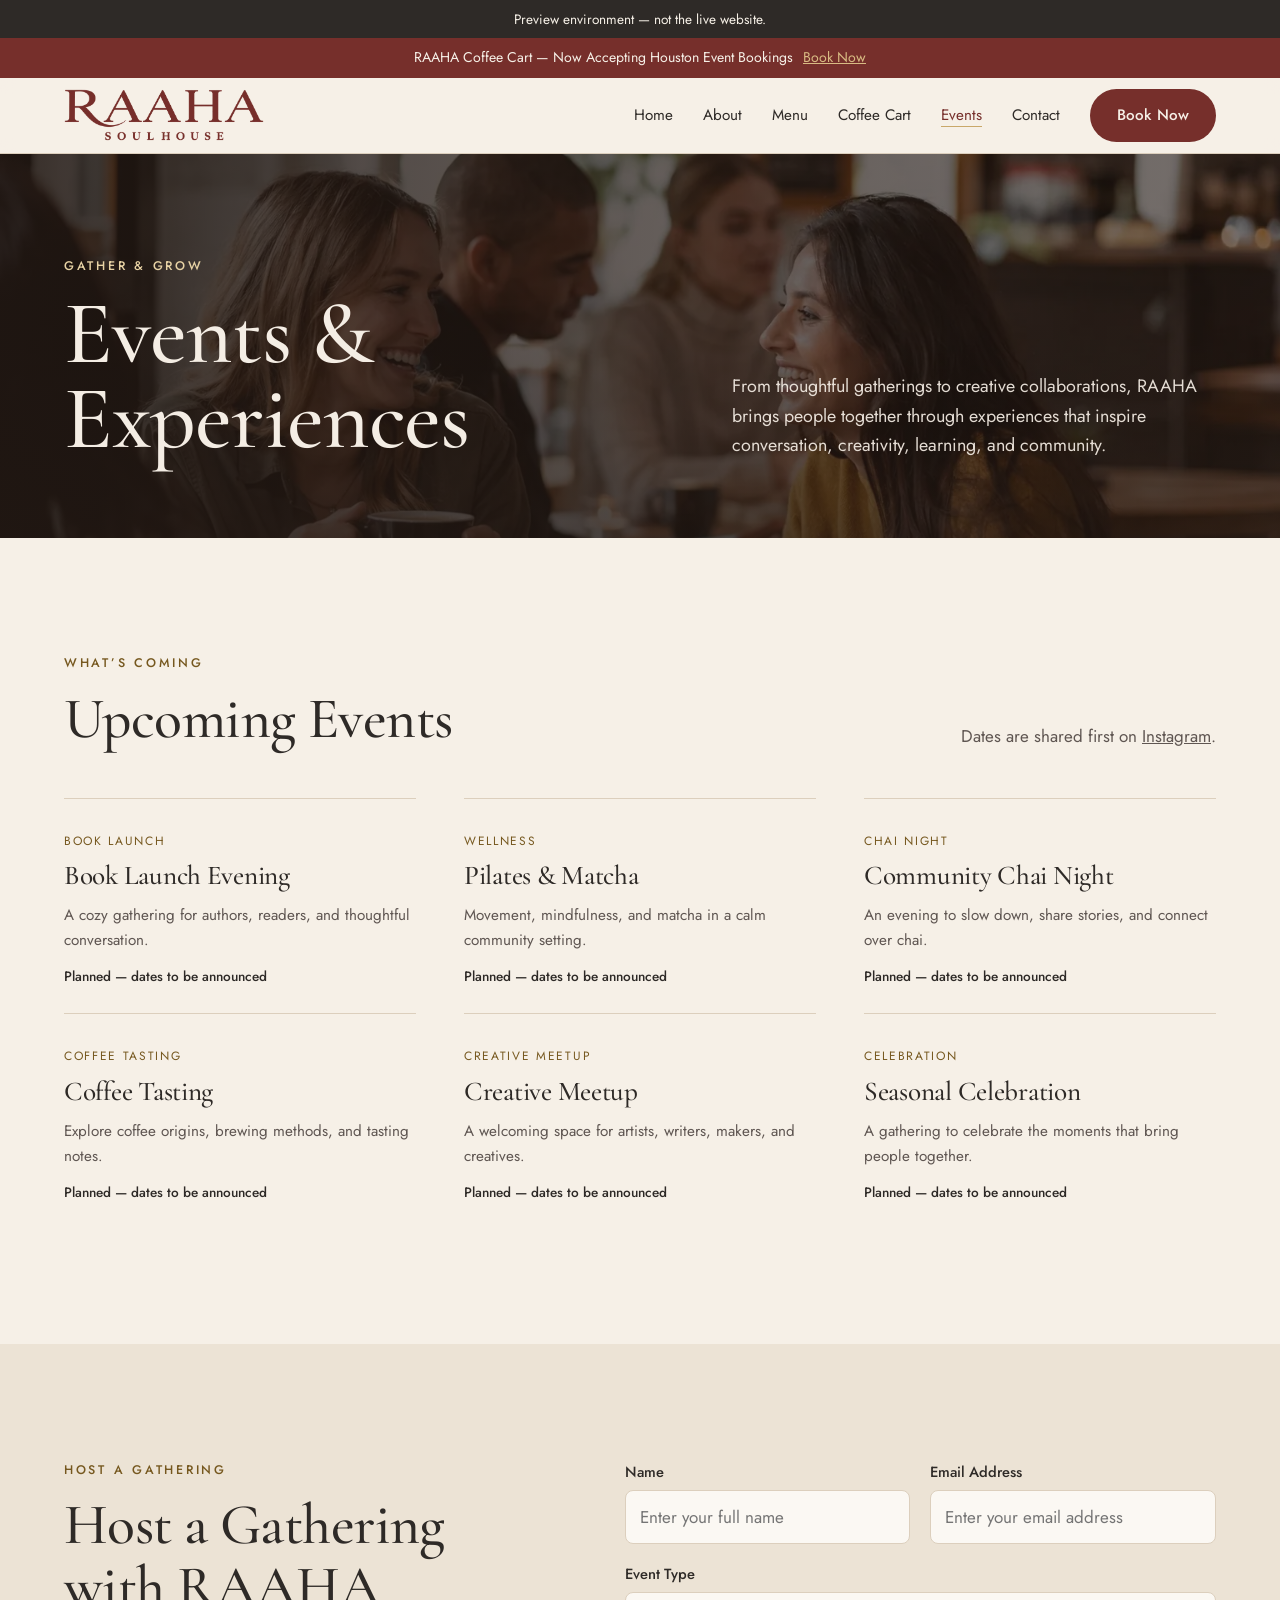
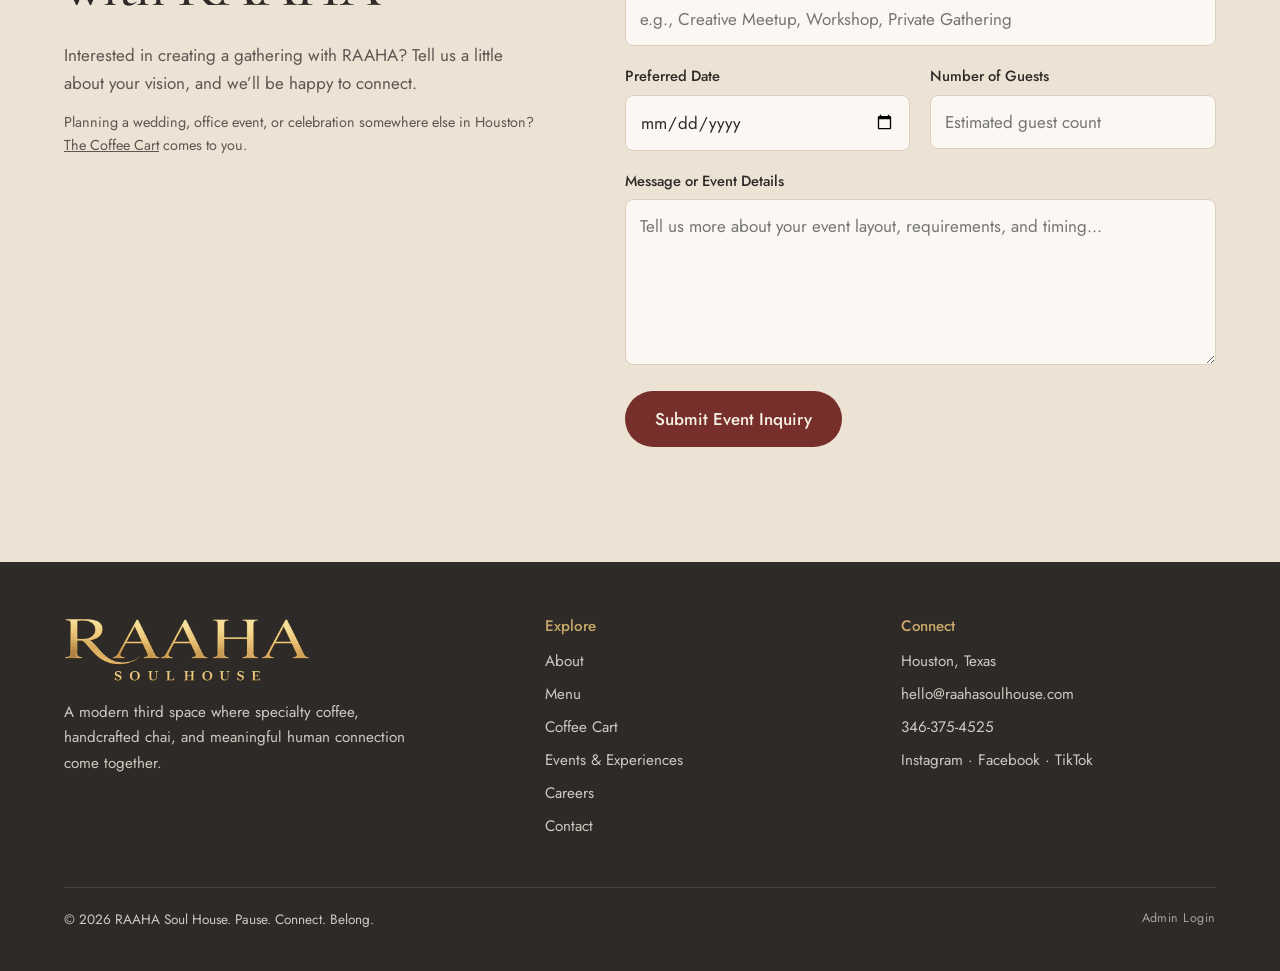
<file: events.html>
<!DOCTYPE html>
<html lang="en">
<head>
    <meta charset="UTF-8">
    <meta name="viewport" content="width=device-width, initial-scale=1.0">
    <title>Events &amp; Experiences | RAAHA Soul House, Houston</title>
    <meta name="description" content="Book launches, creative meetups, Pilates and matcha, community chai nights, coffee tastings, and seasonal gatherings at RAAHA Soul House in Houston.">
    <link rel="icon" href="/favicon.ico" sizes="any">
    <link rel="icon" type="image/png" sizes="32x32" href="/assets/images/web/favicon-32.png">
    <link rel="apple-touch-icon" href="/assets/images/web/apple-touch-icon.png">
    <link rel="canonical" href="https://www.raahasoulhouse.com/events">
    <meta name="theme-color" content="#762F2B">
    <meta property="og:type" content="website">
    <meta property="og:site_name" content="RAAHA Soul House">
    <meta property="og:title" content="Events & Experiences at RAAHA">
    <meta property="og:description" content="Gatherings that inspire conversation, creativity, learning, and community.">
    <meta property="og:url" content="https://www.raahasoulhouse.com/events">
    <meta property="og:image" content="https://www.raahasoulhouse.com/assets/images/web/og-raaha.jpg">
    <meta property="og:image:width" content="1200">
    <meta property="og:image:height" content="630">
    <meta name="twitter:card" content="summary_large_image">
    <script type="application/ld+json">
    {
      "@context": "https://schema.org",
      "@type": "Organization",
      "name": "RAAHA Soul House",
      "url": "https://www.raahasoulhouse.com/",
      "logo": "https://www.raahasoulhouse.com/assets/images/web/apple-touch-icon.png",
      "email": "hello@raahasoulhouse.com",
      "telephone": "+1-346-375-4525",
      "areaServed": "Houston, Texas",
      "sameAs": [
        "https://www.instagram.com/raahasoulhouse",
        "https://www.facebook.com/share/17XuyJ2QVN/",
        "https://www.tiktok.com/@raahasoulhouse"
      ]
    }
    </script>
    <link rel="preload" href="/assets/fonts/cormorant-garamond-latin-500-normal.woff2" as="font" type="font/woff2" crossorigin>
    <link rel="preconnect" href="https://csoxstrjofgxnnlbshoc.supabase.co" crossorigin>
    <style>html.cms-wait [data-cms-img],html.cms-wait [data-cms-menu] img,html.cms-wait [data-cms-list] img,html.cms-wait [data-cms-events] img{opacity:0}</style>
    <script>(function(){var d=document.documentElement;d.classList.add("cms-wait");try{if(window.fetch&&!/[?&]preview=draft/.test(location.search)){var c=["www.raahasoulhouse.com","raahasoulhouse.com"].indexOf(location.hostname)>-1?"live":"published";window.__raahaCms=fetch("https://csoxstrjofgxnnlbshoc.supabase.co/rest/v1/cms_entries?select=id,collection,key,sort,"+c+"&"+c+"=not.is.null&order=sort.asc,id.asc",{headers:{apikey:"sb_publishable_xvqoYVd2WrA55FlFSvpxog_m34tyORn"}}).then(function(r){if(!r.ok)throw new Error("HTTP "+r.status);return r.json()});window.__raahaCms.catch(function(){d.classList.remove("cms-wait")})}}catch(e){}setTimeout(function(){d.classList.remove("cms-wait")},2500)})()</script>
    <link rel="stylesheet" href="/assets/css/home.css?v=20261031r">
</head>
<body>
    <a class="skip-link" href="#main">Skip to content</a>

    <div class="preview-notice" id="preview-notice" hidden>Preview environment — not the live website.</div>
    <div class="announcement" data-cms-show="show.site.announcement">
        <span data-cms="site.announcement.text">RAAHA Coffee Cart — Now Accepting Houston Event Bookings</span>
        <a href="/coffee-cart#book" data-cms-link="site.announcement.link">Book Now</a>
    </div>

    <header class="site-header">
        <div class="header-inner">
            <a class="brand-logo" href="/"><img src="/assets/images/brand/raaha-logo-burgundy.webp" alt="RAAHA Soul House — home" width="647" height="168"></a>
            <button class="nav-toggle" type="button" aria-expanded="false" aria-controls="primary-nav">Menu</button>
            <nav class="primary-nav" id="primary-nav" aria-label="Main">
                <a href="/">Home</a>
                <a href="/about">About</a>
                <a href="/menu">Menu</a>
                <a href="/coffee-cart">Coffee Cart</a>
                <a href="/events" aria-current="page">Events</a>
                <a href="/contact">Contact</a>
                <a class="btn btn-brick" href="/coffee-cart#book" data-cms-link="site.header.cta">Book Now</a>
            </nav>
        </div>
    </header>

    <main id="main">
        <section class="page-head on-dark photo-head photo-head-dark" aria-labelledby="events-title">
            <img class="head-photo" data-cms-img="events.hero.image" src="/assets/images/web/events-head-gathering.webp" alt="Friends laughing together over coffee in a warm café" width="1536" height="1024" fetchpriority="high">
            <div class="section-inner">
                <div>
                    <span class="eyebrow" data-cms="events.hero.eyebrow">Gather &amp; grow</span>
                    <h1 id="events-title" data-cms="events.hero.title">Events &amp; Experiences</h1>
                </div>
                <p data-cms="events.hero.intro">From thoughtful gatherings to creative collaborations, RAAHA brings people together through experiences that inspire conversation, creativity, learning, and community.</p>
            </div>
        </section>

        <section class="section" aria-labelledby="upcoming-title">
            <div class="section-inner">
                <div class="events-head">
                    <div>
                        <span class="eyebrow" data-cms="events.upcoming.eyebrow">What’s coming</span>
                        <h2 class="section-title" id="upcoming-title" data-cms="events.upcoming.title">Upcoming Events</h2>
                    </div>
                    <p>Dates are shared first on <a href="https://www.instagram.com/raahasoulhouse" target="_blank" rel="noopener">Instagram</a>.</p>
                </div>
                <div class="upcoming-matrix-grid" data-cms-events>
                    <div class="upcoming-event-card">
                        <div class="event-tag-pill">Book Launch</div>
                        <h3 style="margin-bottom: 12px;">Book Launch Evening</h3>
                        <p style="color: var(--text-muted); font-size: 0.95rem; margin-bottom: 12px;">A cozy gathering for authors, readers, and thoughtful conversation.</p>
                        <p style="font-size: 0.85rem; margin-bottom: 0; color: var(--text-espresso); font-weight: 500;">Planned — dates to be announced</p>
                    </div>
                    <div class="upcoming-event-card">
                        <div class="event-tag-pill">Wellness</div>
                        <h3 style="margin-bottom: 12px;">Pilates &amp; Matcha</h3>
                        <p style="color: var(--text-muted); font-size: 0.95rem; margin-bottom: 12px;">Movement, mindfulness, and matcha in a calm community setting.</p>
                        <p style="font-size: 0.85rem; margin-bottom: 0; color: var(--text-espresso); font-weight: 500;">Planned — dates to be announced</p>
                    </div>
                    <div class="upcoming-event-card">
                        <div class="event-tag-pill">Chai Night</div>
                        <h3 style="margin-bottom: 12px;">Community Chai Night</h3>
                        <p style="color: var(--text-muted); font-size: 0.95rem; margin-bottom: 12px;">An evening to slow down, share stories, and connect over chai.</p>
                        <p style="font-size: 0.85rem; margin-bottom: 0; color: var(--text-espresso); font-weight: 500;">Planned — dates to be announced</p>
                    </div>
                    <div class="upcoming-event-card">
                        <div class="event-tag-pill">Coffee Tasting</div>
                        <h3 style="margin-bottom: 12px;">Coffee Tasting</h3>
                        <p style="color: var(--text-muted); font-size: 0.95rem; margin-bottom: 12px;">Explore coffee origins, brewing methods, and tasting notes.</p>
                        <p style="font-size: 0.85rem; margin-bottom: 0; color: var(--text-espresso); font-weight: 500;">Planned — dates to be announced</p>
                    </div>
                    <div class="upcoming-event-card">
                        <div class="event-tag-pill">Creative Meetup</div>
                        <h3 style="margin-bottom: 12px;">Creative Meetup</h3>
                        <p style="color: var(--text-muted); font-size: 0.95rem; margin-bottom: 12px;">A welcoming space for artists, writers, makers, and creatives.</p>
                        <p style="font-size: 0.85rem; margin-bottom: 0; color: var(--text-espresso); font-weight: 500;">Planned — dates to be announced</p>
                    </div>
                    <div class="upcoming-event-card">
                        <div class="event-tag-pill">Celebration</div>
                        <h3 style="margin-bottom: 12px;">Seasonal Celebration</h3>
                        <p style="color: var(--text-muted); font-size: 0.95rem; margin-bottom: 12px;">A gathering to celebrate the moments that bring people together.</p>
                        <p style="font-size: 0.85rem; margin-bottom: 0; color: var(--text-espresso); font-weight: 500;">Planned — dates to be announced</p>
                    </div>
                </div>
            </div>
        </section>

        <section class="section split limewash" aria-labelledby="host-title" id="host">
            <div class="section-inner" style="align-items: start;">
                <div>
                    <span class="eyebrow" data-cms="events.host.eyebrow">Host a gathering</span>
                    <h2 class="section-title" id="host-title" data-cms="events.host.title">Host a Gathering with RAAHA</h2>
                    <div class="prose" data-cms-paras="events.host.body">
                        <p>Interested in creating a gathering with RAAHA? Tell us a little about your vision, and we’ll be happy to connect.</p>
                    </div>
                    <p class="form-note">Planning a wedding, office event, or celebration somewhere else in Houston? <a href="/coffee-cart">The Coffee Cart</a> comes to you.</p>
                </div>
                <div class="form-panel">
                    <form action="https://formspree.io/f/xwvjjwnz" method="POST">
                        <input type="hidden" name="form_type" value="Event Inquiry">
                        <div class="form-row-split">
                            <div class="form-group">
                                <label for="gathering-name">Name</label>
                                <input id="gathering-name" type="text" name="name" placeholder="Enter your full name" autocomplete="name" required>
                            </div>
                            <div class="form-group">
                                <label for="gathering-email">Email Address</label>
                                <input id="gathering-email" type="email" name="email" placeholder="Enter your email address" autocomplete="email" required>
                            </div>
                        </div>
                        <div class="form-group">
                            <label for="gathering-event_type">Event Type</label>
                            <input id="gathering-event_type" type="text" name="event_type" placeholder="e.g., Creative Meetup, Workshop, Private Gathering" required>
                        </div>
                        <div class="form-row-split">
                            <div class="form-group">
                                <label for="gathering-preferred_date">Preferred Date</label>
                                <input id="gathering-preferred_date" type="date" name="preferred_date" required>
                            </div>
                            <div class="form-group">
                                <label for="gathering-number_of_guests">Number of Guests</label>
                                <input id="gathering-number_of_guests" type="number" name="number_of_guests" min="1" placeholder="Estimated guest count" required>
                            </div>
                        </div>
                        <div class="form-group">
                            <label for="gathering-message">Message or Event Details</label>
                            <textarea id="gathering-message" name="message" rows="5" placeholder="Tell us more about your event layout, requirements, and timing..." required></textarea>
                        </div>
                        <button type="submit" class="btn-form-submit">Submit Event Inquiry</button>
                    </form>
                </div>
            </div>
        </section>
    </main>

    <footer class="site-footer">
        <div class="footer-inner">
            <div>
                <a class="brand-logo brand-logo-footer" href="/"><img src="/assets/images/brand/raaha-logo-gold.webp" alt="RAAHA Soul House — home" width="770" height="200" loading="lazy"></a>
                <p style="margin-top: 18px; max-width: 22rem;">A modern third space where specialty coffee, handcrafted chai, and meaningful human connection come together.</p>
            </div>
            <div>
                <h2>Explore</h2>
                <ul>
                    <li><a href="/about">About</a></li>
                    <li><a href="/menu">Menu</a></li>
                    <li><a href="/coffee-cart">Coffee Cart</a></li>
                    <li><a href="/events">Events &amp; Experiences</a></li>
                    <li><a href="/careers">Careers</a></li>
                    <li><a href="/contact">Contact</a></li>
                </ul>
            </div>
            <div>
                <h2>Connect</h2>
                <ul>
                    <li>Houston, Texas</li>
                    <li><a href="mailto:hello@raahasoulhouse.com">hello@raahasoulhouse.com</a></li>
                    <li><a href="tel:+13463754525">346-375-4525</a></li>
                    <li><a href="https://www.instagram.com/raahasoulhouse" target="_blank" rel="noopener">Instagram</a> · <a href="https://www.facebook.com/share/17XuyJ2QVN/" target="_blank" rel="noopener">Facebook</a> · <a href="https://www.tiktok.com/@raahasoulhouse" target="_blank" rel="noopener">TikTok</a></li>
                </ul>
            </div>
        </div>
        <p class="footer-note">© 2026 RAAHA Soul House. Pause. Connect. Belong.<a class="footer-admin" href="/admin/" rel="nofollow">Admin Login</a></p>
    </footer>

    <script src="/assets/js/site.js?v=20261030i" defer></script>
    <script src="/assets/js/config.js?v=20261030i" defer></script>
    <script src="/assets/js/cms.js?v=20261031s" defer></script>
    <script src="/assets/js/inquiry.js?v=20261030i" defer></script>
    <script src="/assets/js/forms.js?v=20261030i" defer></script>
</body>
</html>
</file>
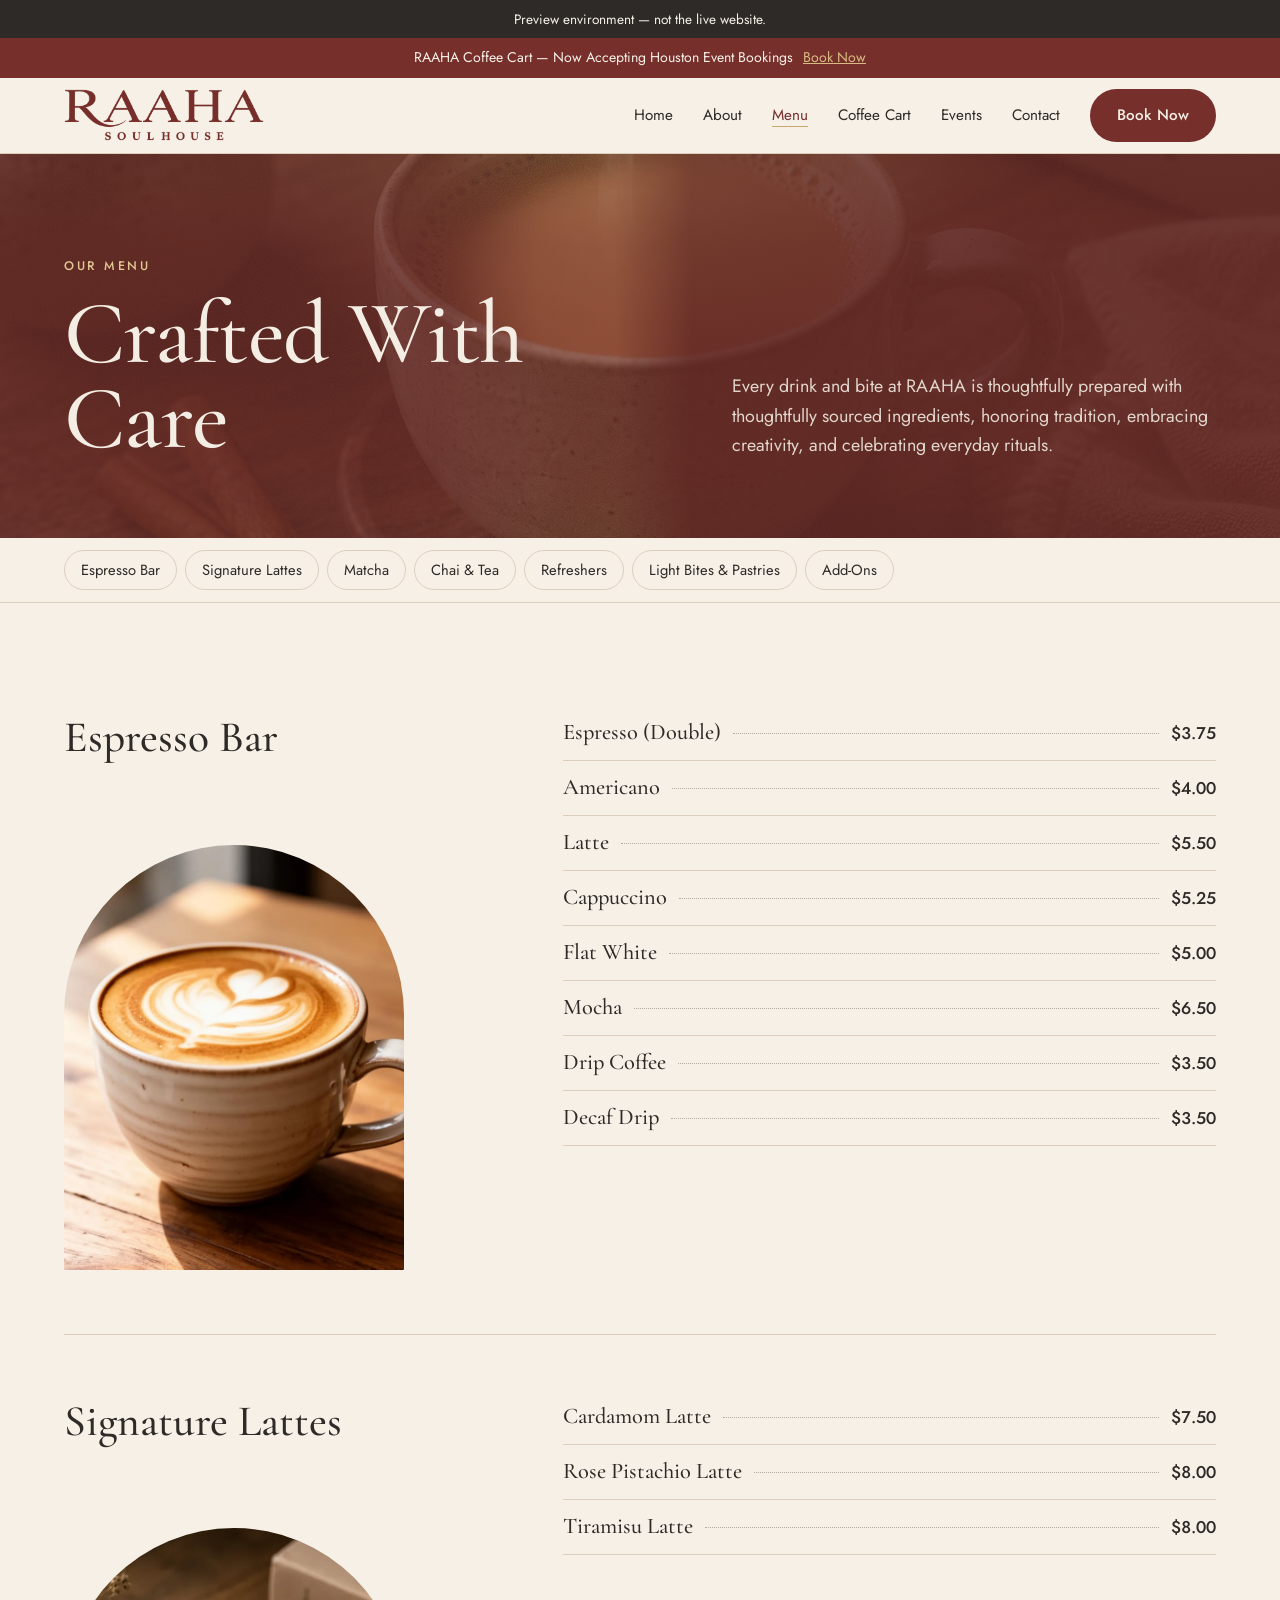
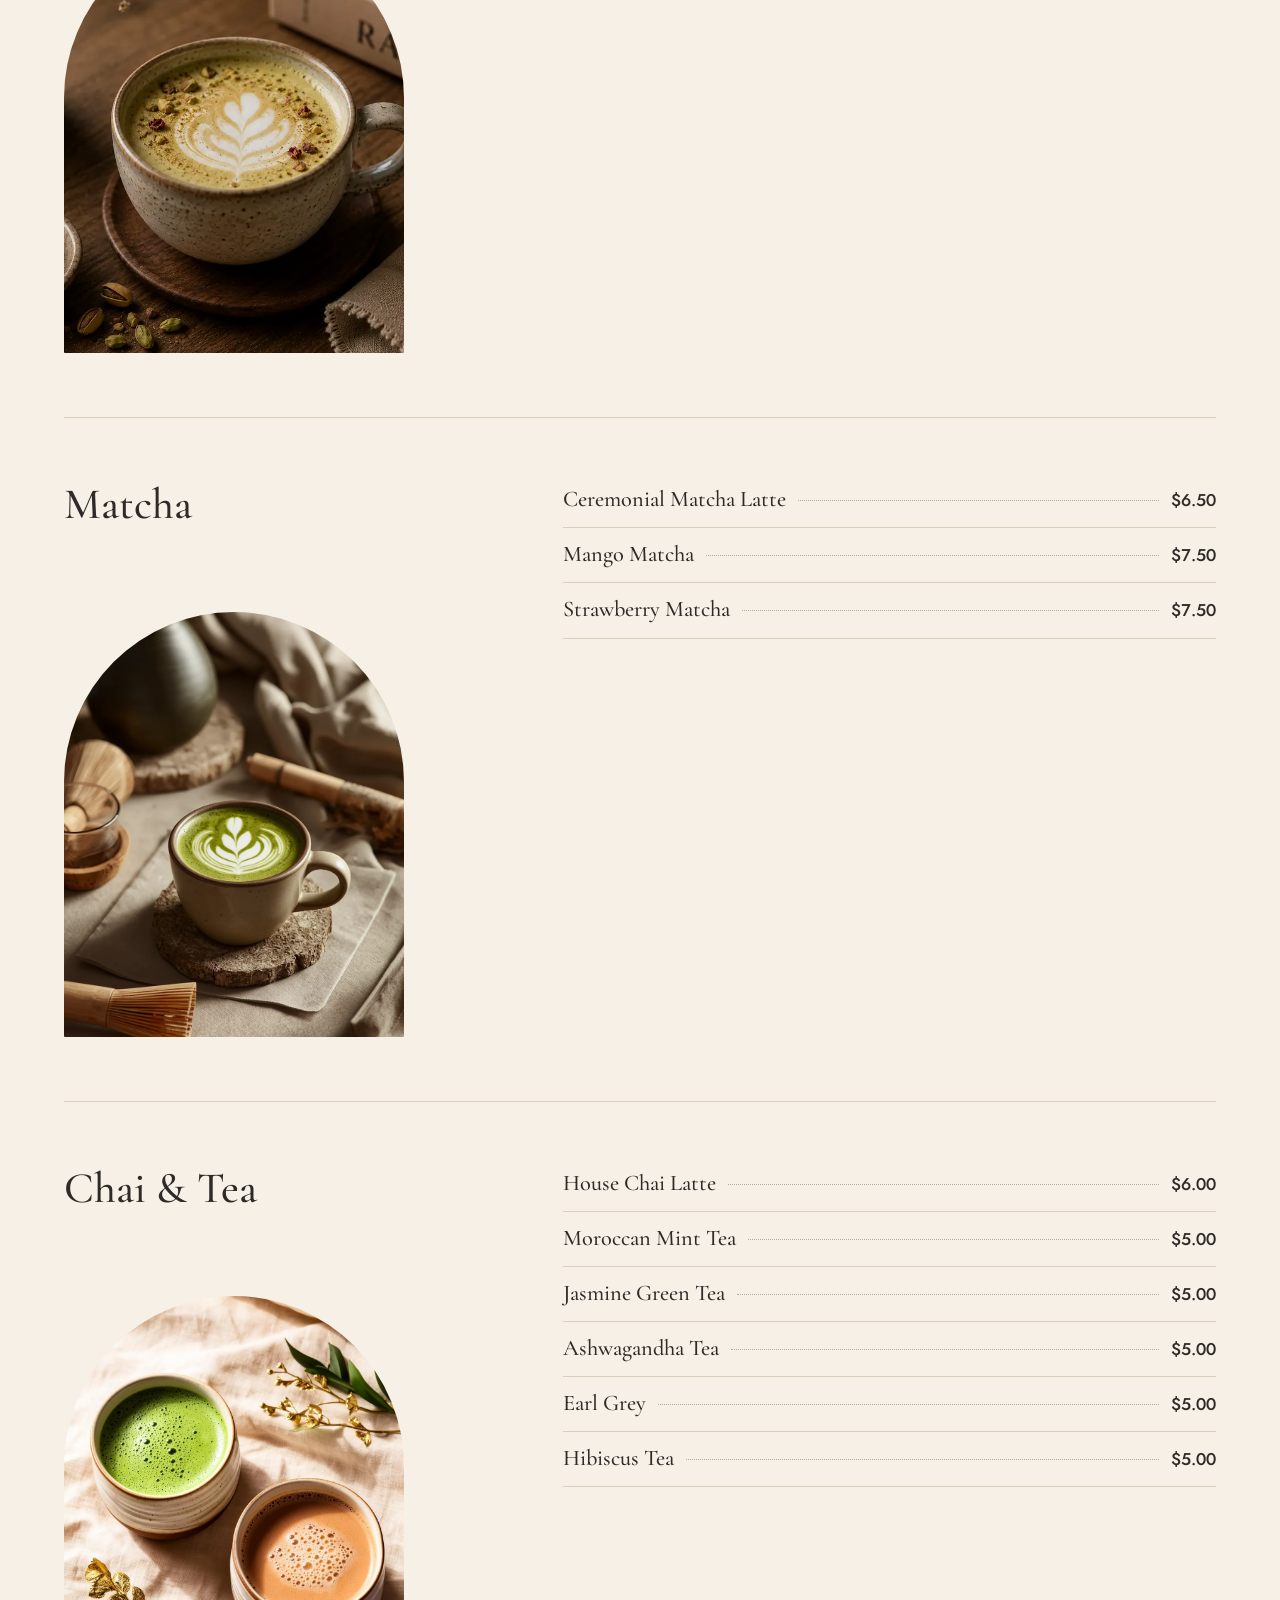
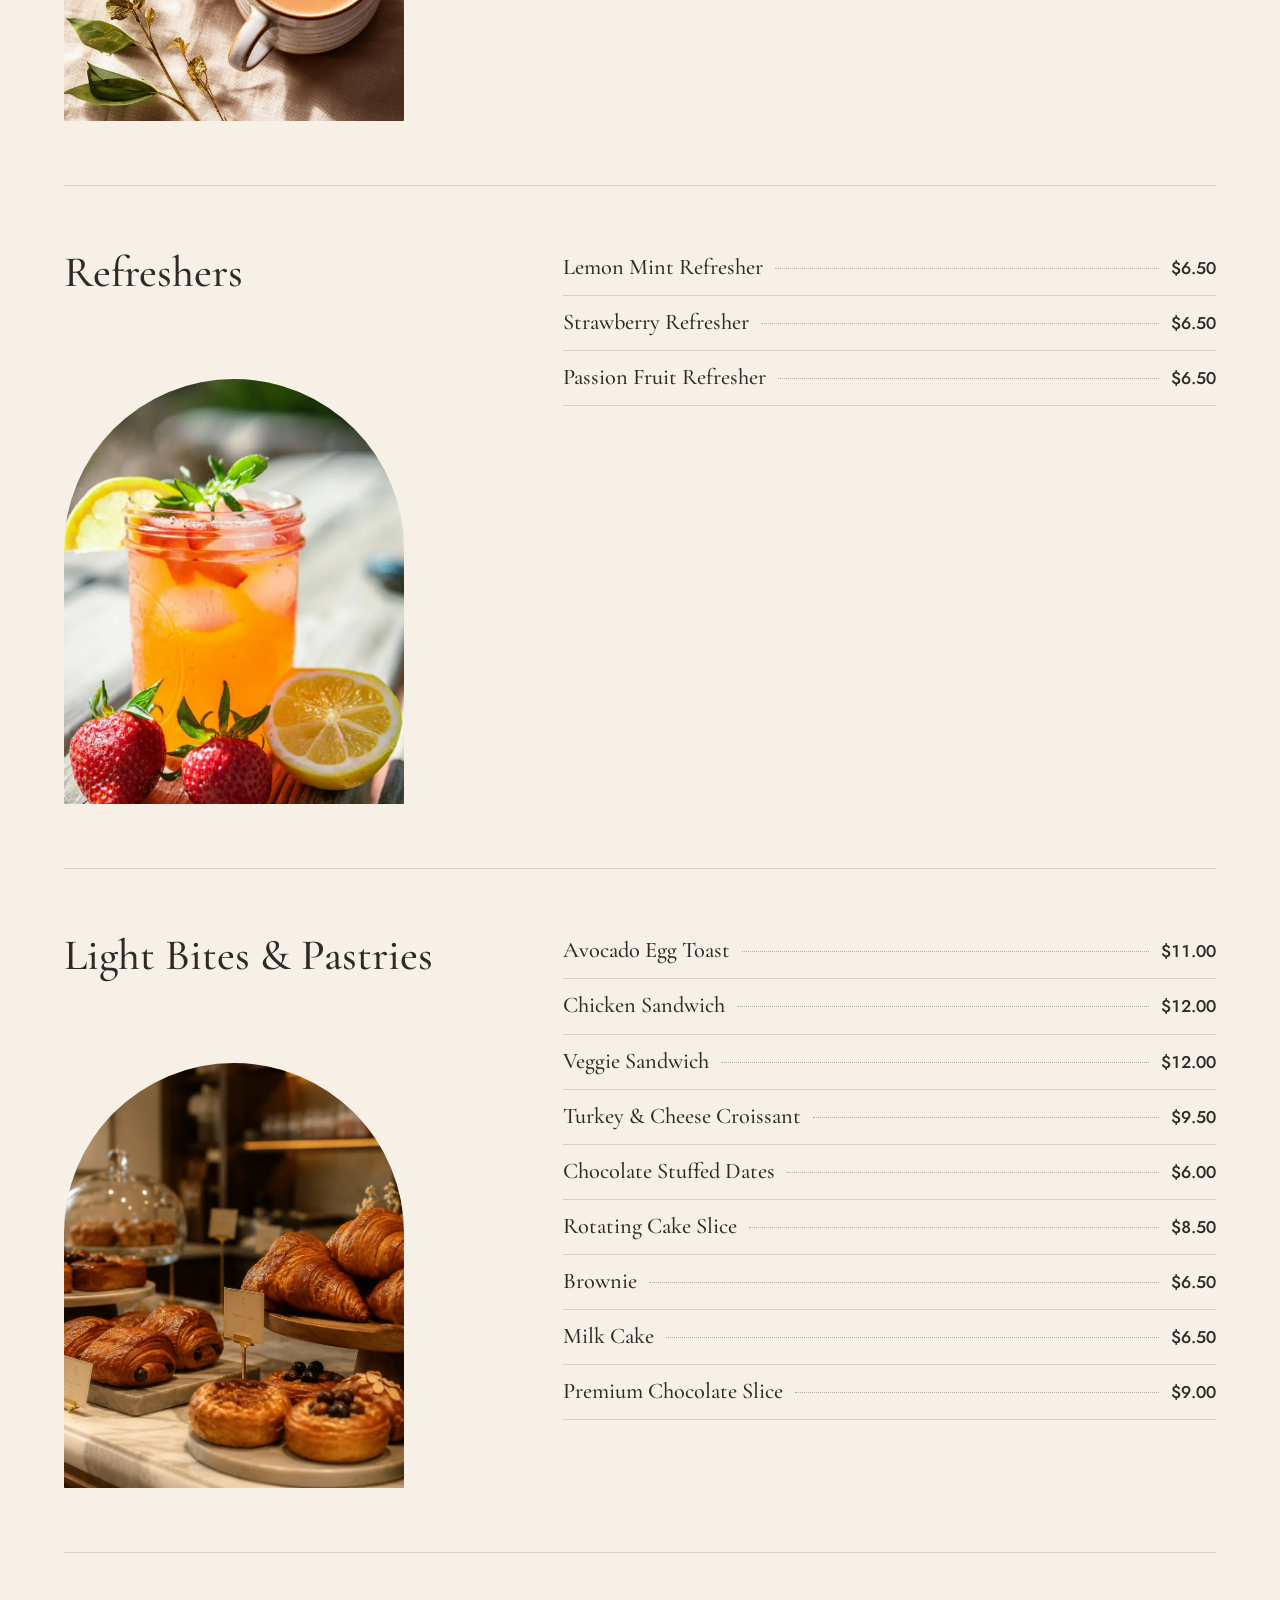
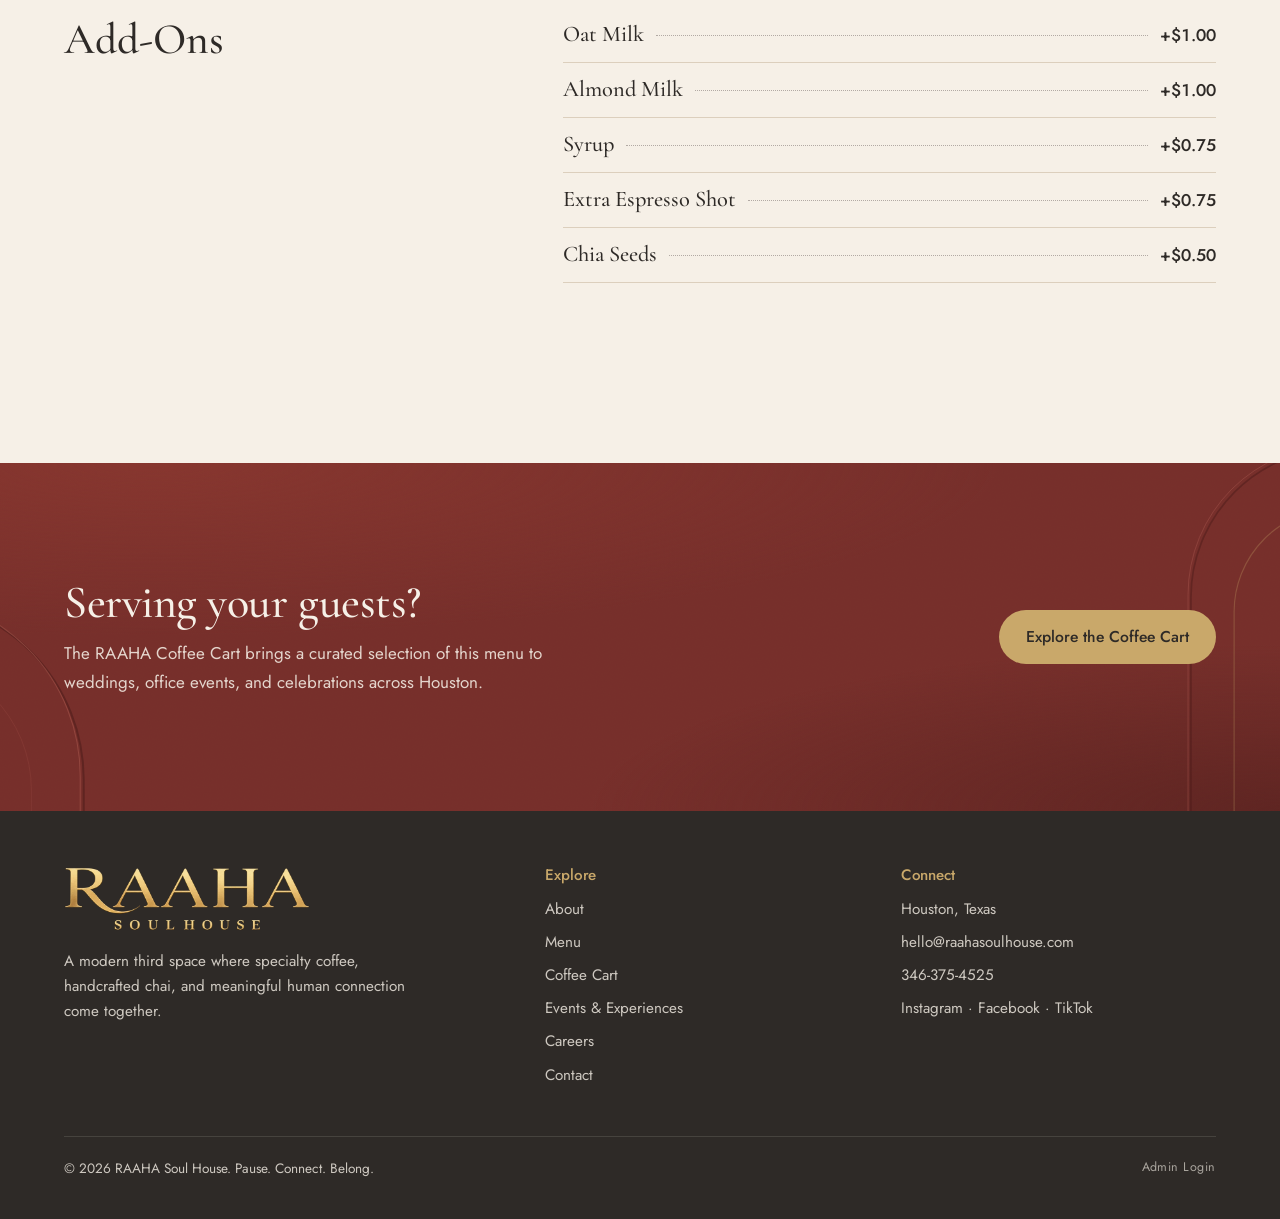
<file: menu.html>
<!DOCTYPE html>
<html lang="en">
<head>
    <meta charset="UTF-8">
    <meta name="viewport" content="width=device-width, initial-scale=1.0">
    <title>Menu — Coffee, Chai, Matcha &amp; Light Bites | RAAHA Soul House</title>
    <meta name="description" content="The RAAHA Soul House menu: espresso, signature lattes, ceremonial matcha, chai and tea, refreshers, light bites, and pastries in Houston.">
    <link rel="icon" href="/favicon.ico" sizes="any">
    <link rel="icon" type="image/png" sizes="32x32" href="/assets/images/web/favicon-32.png">
    <link rel="apple-touch-icon" href="/assets/images/web/apple-touch-icon.png">
    <link rel="canonical" href="https://www.raahasoulhouse.com/menu">
    <meta name="theme-color" content="#762F2B">
    <meta property="og:type" content="website">
    <meta property="og:site_name" content="RAAHA Soul House">
    <meta property="og:title" content="The RAAHA Menu — Crafted With Care">
    <meta property="og:description" content="Espresso, signature lattes, ceremonial matcha, chai, refreshers, and light bites.">
    <meta property="og:url" content="https://www.raahasoulhouse.com/menu">
    <meta property="og:image" content="https://www.raahasoulhouse.com/assets/images/web/og-raaha.jpg">
    <meta property="og:image:width" content="1200">
    <meta property="og:image:height" content="630">
    <meta name="twitter:card" content="summary_large_image">
    <script type="application/ld+json">
    {
      "@context": "https://schema.org",
      "@type": "Organization",
      "name": "RAAHA Soul House",
      "url": "https://www.raahasoulhouse.com/",
      "logo": "https://www.raahasoulhouse.com/assets/images/web/apple-touch-icon.png",
      "email": "hello@raahasoulhouse.com",
      "telephone": "+1-346-375-4525",
      "areaServed": "Houston, Texas",
      "sameAs": [
        "https://www.instagram.com/raahasoulhouse",
        "https://www.facebook.com/share/17XuyJ2QVN/",
        "https://www.tiktok.com/@raahasoulhouse"
      ]
    }
    </script>
    <link rel="preload" href="/assets/fonts/cormorant-garamond-latin-500-normal.woff2" as="font" type="font/woff2" crossorigin>
    <link rel="preconnect" href="https://csoxstrjofgxnnlbshoc.supabase.co" crossorigin>
    <style>html.cms-wait [data-cms-img],html.cms-wait [data-cms-menu] img,html.cms-wait [data-cms-list] img,html.cms-wait [data-cms-events] img{opacity:0}</style>
    <script>(function(){var d=document.documentElement;d.classList.add("cms-wait");try{if(window.fetch&&!/[?&]preview=draft/.test(location.search)){var c=["www.raahasoulhouse.com","raahasoulhouse.com"].indexOf(location.hostname)>-1?"live":"published";window.__raahaCms=fetch("https://csoxstrjofgxnnlbshoc.supabase.co/rest/v1/cms_entries?select=id,collection,key,sort,"+c+"&"+c+"=not.is.null&order=sort.asc,id.asc",{headers:{apikey:"sb_publishable_xvqoYVd2WrA55FlFSvpxog_m34tyORn"}}).then(function(r){if(!r.ok)throw new Error("HTTP "+r.status);return r.json()});window.__raahaCms.catch(function(){d.classList.remove("cms-wait")})}}catch(e){}setTimeout(function(){d.classList.remove("cms-wait")},2500)})()</script>
    <link rel="stylesheet" href="/assets/css/home.css?v=20261031r">
</head>
<body>
    <a class="skip-link" href="#main">Skip to content</a>

    <div class="preview-notice" id="preview-notice" hidden>Preview environment — not the live website.</div>
    <div class="announcement" data-cms-show="show.site.announcement">
        <span data-cms="site.announcement.text">RAAHA Coffee Cart — Now Accepting Houston Event Bookings</span>
        <a href="/coffee-cart#book" data-cms-link="site.announcement.link">Book Now</a>
    </div>

    <header class="site-header">
        <div class="header-inner">
            <a class="brand-logo" href="/"><img src="/assets/images/brand/raaha-logo-burgundy.webp" alt="RAAHA Soul House — home" width="647" height="168"></a>
            <button class="nav-toggle" type="button" aria-expanded="false" aria-controls="primary-nav">Menu</button>
            <nav class="primary-nav" id="primary-nav" aria-label="Main">
                <a href="/">Home</a>
                <a href="/about">About</a>
                <a href="/menu" aria-current="page">Menu</a>
                <a href="/coffee-cart">Coffee Cart</a>
                <a href="/events">Events</a>
                <a href="/contact">Contact</a>
                <a class="btn btn-brick" href="/coffee-cart#book" data-cms-link="site.header.cta">Book Now</a>
            </nav>
        </div>
    </header>

    <main id="main">
        <section class="page-head tone-brick gold-glow on-dark photo-head photo-head-brick" aria-labelledby="menu-title">
            <img class="head-photo" data-cms-img="menu.hero.image" src="/assets/images/web/menu-head-chai.webp" alt="A cup of RAAHA chai with cinnamon, cardamom and cloves on a wooden table" width="1448" height="1086" fetchpriority="high">
            <div class="section-inner">
                <div>
                    <span class="eyebrow" data-cms="menu.hero.eyebrow">Our menu</span>
                    <h1 id="menu-title" data-cms="menu.hero.title">Crafted With Care</h1>
                </div>
                <p data-cms="menu.hero.intro">Every drink and bite at RAAHA is thoughtfully prepared with thoughtfully sourced ingredients, honoring tradition, embracing creativity, and celebrating everyday rituals.</p>
            </div>
        </section>

        <nav class="menu-nav" aria-label="Menu categories">
            <div class="section-inner" data-cms-menu-nav>
                <a href="#cat-espresso" class="filter-pill">Espresso Bar</a>
                <a href="#cat-siglattes" class="filter-pill">Signature Lattes</a>
                <a href="#cat-matcha" class="filter-pill">Matcha</a>
                <a href="#cat-tea" class="filter-pill">Chai &amp; Tea</a>
                <a href="#cat-refreshers" class="filter-pill">Refreshers</a>
                <a href="#cat-bites" class="filter-pill">Light Bites &amp; Pastries</a>
                <a href="#cat-addons" class="filter-pill">Add-Ons</a>
            </div>
        </nav>

        <section class="section" style="padding-top: clamp(24px, 4vw, 48px);" aria-label="Menu">
            <div class="menu-board" data-cms-menu>
                    <div id="cat-espresso" class="menu-category-block">
                        <div class="menu-category-title">Espresso Bar</div>
                        <img loading="lazy" decoding="async" src="/assets/images/web/raaha-coffee.webp" alt="A latte with heart latte art in a handmade ceramic cup on a wooden table" class="internal-page-hero-img">
                        <div class="menu-items-list">
                            <div class="menu-item-row"><div class="menu-item-name"><h4>Espresso (Double)</h4></div><div class="menu-item-line"></div><div class="menu-item-price">$3.75</div></div>
                            <div class="menu-item-row"><div class="menu-item-name"><h4>Americano</h4></div><div class="menu-item-line"></div><div class="menu-item-price">$4.00</div></div>
                            <div class="menu-item-row"><div class="menu-item-name"><h4>Latte</h4></div><div class="menu-item-line"></div><div class="menu-item-price">$5.50</div></div>
                            <div class="menu-item-row"><div class="menu-item-name"><h4>Cappuccino</h4></div><div class="menu-item-line"></div><div class="menu-item-price">$5.25</div></div>
                            <div class="menu-item-row"><div class="menu-item-name"><h4>Flat White</h4></div><div class="menu-item-line"></div><div class="menu-item-price">$5.00</div></div>
                            <div class="menu-item-row"><div class="menu-item-name"><h4>Mocha</h4></div><div class="menu-item-line"></div><div class="menu-item-price">$6.50</div></div>
                            <div class="menu-item-row"><div class="menu-item-name"><h4>Drip Coffee</h4></div><div class="menu-item-line"></div><div class="menu-item-price">$3.50</div></div>
                            <div class="menu-item-row"><div class="menu-item-name"><h4>Decaf Drip</h4></div><div class="menu-item-line"></div><div class="menu-item-price">$3.50</div></div>
                        </div>
                    </div>

                    <div id="cat-siglattes" class="menu-category-block">
                        <div class="menu-category-title">Signature Lattes</div>
                        <img loading="lazy" decoding="async" src="/assets/images/web/signature-latte.webp" alt="Signature latte served in a ceramic cup" class="internal-page-hero-img">
                        <div class="menu-items-list">
                            <div class="menu-item-row"><div class="menu-item-name"><h4>Cardamom Latte</h4></div><div class="menu-item-line"></div><div class="menu-item-price">$7.50</div></div>
                            <div class="menu-item-row"><div class="menu-item-name"><h4>Rose Pistachio Latte</h4></div><div class="menu-item-line"></div><div class="menu-item-price">$8.00</div></div>
                            <div class="menu-item-row"><div class="menu-item-name"><h4>Tiramisu Latte</h4></div><div class="menu-item-line"></div><div class="menu-item-price">$8.00</div></div>
                        </div>
                    </div>

                    <div id="cat-matcha" class="menu-category-block">
                        <div class="menu-category-title">Matcha</div>
                        <img loading="lazy" decoding="async" src="/assets/images/web/ceremonial-matcha.webp" alt="Ceremonial matcha and chai in handmade ceramics" class="internal-page-hero-img">
                        <div class="menu-items-list">
                            <div class="menu-item-row"><div class="menu-item-name"><h4>Ceremonial Matcha Latte</h4></div><div class="menu-item-line"></div><div class="menu-item-price">$6.50</div></div>
                            <div class="menu-item-row"><div class="menu-item-name"><h4>Mango Matcha</h4></div><div class="menu-item-line"></div><div class="menu-item-price">$7.50</div></div>
                            <div class="menu-item-row"><div class="menu-item-name"><h4>Strawberry Matcha</h4></div><div class="menu-item-line"></div><div class="menu-item-price">$7.50</div></div>
                        </div>
                    </div>

                    <div id="cat-tea" class="menu-category-block">
                        <div class="menu-category-title">Chai & Tea</div>
                        <img loading="lazy" decoding="async" src="/assets/images/web/raaha-matcha-chai.webp" alt="A cup of matcha and a cup of chai on linen with gilded leaves" class="internal-page-hero-img">
                        <div class="menu-items-list">
                            <div class="menu-item-row"><div class="menu-item-name"><h4>House Chai Latte</h4></div><div class="menu-item-line"></div><div class="menu-item-price">$6.00</div></div>
                            <div class="menu-item-row"><div class="menu-item-name"><h4>Moroccan Mint Tea</h4></div><div class="menu-item-line"></div><div class="menu-item-price">$5.00</div></div>
                            <div class="menu-item-row"><div class="menu-item-name"><h4>Jasmine Green Tea</h4></div><div class="menu-item-line"></div><div class="menu-item-price">$5.00</div></div>
                            <div class="menu-item-row"><div class="menu-item-name"><h4>Ashwagandha Tea</h4></div><div class="menu-item-line"></div><div class="menu-item-price">$5.00</div></div>
                            <div class="menu-item-row"><div class="menu-item-name"><h4>Earl Grey</h4></div><div class="menu-item-line"></div><div class="menu-item-price">$5.00</div></div>
                            <div class="menu-item-row"><div class="menu-item-name"><h4>Hibiscus Tea</h4></div><div class="menu-item-line"></div><div class="menu-item-price">$5.00</div></div>
                        </div>
                    </div>

                    <div id="cat-refreshers" class="menu-category-block">
                        <div class="menu-category-title">Refreshers</div>
                        <img loading="lazy" decoding="async" src="/assets/images/web/refreshers-strawberry-lemonade.webp" alt="A strawberry lemonade refresher over ice in a glass jar with mint and lemon, beside fresh strawberries on a wooden table" class="internal-page-hero-img" width="900" height="1350">
                        <div class="menu-items-list">
                            <div class="menu-item-row"><div class="menu-item-name"><h4>Lemon Mint Refresher</h4></div><div class="menu-item-line"></div><div class="menu-item-price">$6.50</div></div>
                            <div class="menu-item-row"><div class="menu-item-name"><h4>Strawberry Refresher</h4></div><div class="menu-item-line"></div><div class="menu-item-price">$6.50</div></div>
                            <div class="menu-item-row"><div class="menu-item-name"><h4>Passion Fruit Refresher</h4></div><div class="menu-item-line"></div><div class="menu-item-price">$6.50</div></div>
                        </div>
                    </div>

                    <div id="cat-bites" class="menu-category-block">
                        <div class="menu-category-title">Light Bites & Pastries</div>
                        <img loading="lazy" decoding="async" src="/assets/images/web/pastries.webp" alt="Fresh pastries on display" class="internal-page-hero-img">
                        <div class="menu-items-list">
                            <div class="menu-item-row"><div class="menu-item-name"><h4>Avocado Egg Toast</h4></div><div class="menu-item-line"></div><div class="menu-item-price">$11.00</div></div>
                            <div class="menu-item-row"><div class="menu-item-name"><h4>Chicken Sandwich</h4></div><div class="menu-item-line"></div><div class="menu-item-price">$12.00</div></div>
                            <div class="menu-item-row"><div class="menu-item-name"><h4>Veggie Sandwich</h4></div><div class="menu-item-line"></div><div class="menu-item-price">$12.00</div></div>
                            <div class="menu-item-row"><div class="menu-item-name"><h4>Turkey & Cheese Croissant</h4></div><div class="menu-item-line"></div><div class="menu-item-price">$9.50</div></div>
                            <div class="menu-item-row"><div class="menu-item-name"><h4>Chocolate Stuffed Dates</h4></div><div class="menu-item-line"></div><div class="menu-item-price">$6.00</div></div>
                            <div class="menu-item-row"><div class="menu-item-name"><h4>Rotating Cake Slice</h4></div><div class="menu-item-line"></div><div class="menu-item-price">$8.50</div></div>
                            <div class="menu-item-row"><div class="menu-item-name"><h4>Brownie</h4></div><div class="menu-item-line"></div><div class="menu-item-price">$6.50</div></div>
                            <div class="menu-item-row"><div class="menu-item-name"><h4>Milk Cake</h4></div><div class="menu-item-line"></div><div class="menu-item-price">$6.50</div></div>
                            <div class="menu-item-row"><div class="menu-item-name"><h4>Premium Chocolate Slice</h4></div><div class="menu-item-line"></div><div class="menu-item-price">$9.00</div></div>
                        </div>
                    </div>

                    <div id="cat-addons" class="menu-category-block">
                        <div class="menu-category-title">Add-Ons</div>
                        <div class="menu-items-list">
                            <div class="menu-item-row"><div class="menu-item-name"><h4>Oat Milk</h4></div><div class="menu-item-line"></div><div class="menu-item-price">+$1.00</div></div>
                            <div class="menu-item-row"><div class="menu-item-name"><h4>Almond Milk</h4></div><div class="menu-item-line"></div><div class="menu-item-price">+$1.00</div></div>
                            <div class="menu-item-row"><div class="menu-item-name"><h4>Syrup</h4></div><div class="menu-item-line"></div><div class="menu-item-price">+$0.75</div></div>
                            <div class="menu-item-row"><div class="menu-item-name"><h4>Extra Espresso Shot</h4></div><div class="menu-item-line"></div><div class="menu-item-price">+$0.75</div></div>
                            <div class="menu-item-row"><div class="menu-item-name"><h4>Chia Seeds</h4></div><div class="menu-item-line"></div><div class="menu-item-price">+$0.50</div></div>
                        </div>
                    </div>
            </div>
        </section>

        <section class="section cta-band on-dark tone-brick arch-band" aria-labelledby="menu-cta">
            <div class="section-inner">
                <div>
                    <h2 id="menu-cta" data-cms="menu.cta.title">Serving your guests?</h2>
                    <p data-cms="menu.cta.body">The RAAHA Coffee Cart brings a curated selection of this menu to weddings, office events, and celebrations across Houston.</p>
                </div>
                <a class="btn btn-gold" href="/coffee-cart" data-cms-link="menu.cta.button">Explore the Coffee Cart</a>
            </div>
        </section>
    </main>

    <footer class="site-footer">
        <div class="footer-inner">
            <div>
                <a class="brand-logo brand-logo-footer" href="/"><img src="/assets/images/brand/raaha-logo-gold.webp" alt="RAAHA Soul House — home" width="770" height="200" loading="lazy"></a>
                <p style="margin-top: 18px; max-width: 22rem;">A modern third space where specialty coffee, handcrafted chai, and meaningful human connection come together.</p>
            </div>
            <div>
                <h2>Explore</h2>
                <ul>
                    <li><a href="/about">About</a></li>
                    <li><a href="/menu">Menu</a></li>
                    <li><a href="/coffee-cart">Coffee Cart</a></li>
                    <li><a href="/events">Events &amp; Experiences</a></li>
                    <li><a href="/careers">Careers</a></li>
                    <li><a href="/contact">Contact</a></li>
                </ul>
            </div>
            <div>
                <h2>Connect</h2>
                <ul>
                    <li>Houston, Texas</li>
                    <li><a href="mailto:hello@raahasoulhouse.com">hello@raahasoulhouse.com</a></li>
                    <li><a href="tel:+13463754525">346-375-4525</a></li>
                    <li><a href="https://www.instagram.com/raahasoulhouse" target="_blank" rel="noopener">Instagram</a> · <a href="https://www.facebook.com/share/17XuyJ2QVN/" target="_blank" rel="noopener">Facebook</a> · <a href="https://www.tiktok.com/@raahasoulhouse" target="_blank" rel="noopener">TikTok</a></li>
                </ul>
            </div>
        </div>
        <p class="footer-note">© 2026 RAAHA Soul House. Pause. Connect. Belong.<a class="footer-admin" href="/admin/" rel="nofollow">Admin Login</a></p>
    </footer>

    <script src="/assets/js/site.js?v=20261030i" defer></script>
    <script src="/assets/js/config.js?v=20261030i" defer></script>
    <script src="/assets/js/cms.js?v=20261031s" defer></script>
    <script src="/assets/js/inquiry.js?v=20261030i" defer></script>
    <script src="/assets/js/forms.js?v=20261030i" defer></script>
</body>
</html>
</file>
<file: assets/css/home.css>
/* RAAHA homepage preview — design proposal (not live).
   Motif: the caravanserai arch. Palette follows the approved brand; the primary red
   is the proposed deep brick and can be swapped in one line (--brick). */

@font-face { font-family: "Cormorant Garamond"; font-weight: 500; font-style: normal; font-display: swap; src: url("/assets/fonts/cormorant-garamond-latin-500-normal.woff2") format("woff2"); }
@font-face { font-family: "Cormorant Garamond"; font-weight: 600; font-style: normal; font-display: swap; src: url("/assets/fonts/cormorant-garamond-latin-600-normal.woff2") format("woff2"); }
@font-face { font-family: "Cormorant Garamond"; font-weight: 500; font-style: italic; font-display: swap; src: url("/assets/fonts/cormorant-garamond-latin-500-italic.woff2") format("woff2"); }
@font-face { font-family: "Jost"; font-weight: 400; font-style: normal; font-display: swap; src: url("/assets/fonts/jost-latin-400-normal.woff2") format("woff2"); }
@font-face { font-family: "Jost"; font-weight: 500; font-style: normal; font-display: swap; src: url("/assets/fonts/jost-latin-500-normal.woff2") format("woff2"); }
@font-face { font-family: "Cinzel"; font-weight: 400; font-style: normal; font-display: swap; src: url("/assets/fonts/cinzel-latin-400-normal.woff2") format("woff2"); }

:root {
    --ivory: #F6F0E7;
    --limewash: #ECE3D5;
    --brick: #762F2B;
    --brick-deep: #5E2522;
    --gold: #C9A86A;
    --gold-text: #76581F; /* AA on ivory and limewash */
    --espresso: #2E2A27;
    --ink-soft: #5F5652;
    --rule: #DCCFBD;
    --serif: "Cormorant Garamond", Georgia, serif;
    --sans: "Jost", "Helvetica Neue", Arial, sans-serif;
    --measure: 34rem;
    --gutter: clamp(20px, 5vw, 72px);
}

*, *::before, *::after { box-sizing: border-box; }
html { -webkit-text-size-adjust: 100%; }
body {
    margin: 0;
    background: var(--ivory);
    color: var(--espresso);
    font-family: var(--sans);
    font-size: 1.0625rem;
    line-height: 1.65;
    -webkit-font-smoothing: antialiased;
}
img { display: block; max-width: 100%; }
a { color: inherit; }
h1, h2, h3 { font-family: var(--serif); font-weight: 500; line-height: 1.08; margin: 0; letter-spacing: -0.01em; }
p { margin: 0 0 1.1em; }
p:last-child { margin-bottom: 0; }

:focus-visible { outline: 2px solid var(--brick); outline-offset: 3px; }
.on-dark :focus-visible { outline-color: var(--gold); }

.skip-link { position: absolute; left: -9999px; top: 8px; background: var(--espresso); color: var(--ivory); padding: 8px 14px; z-index: 100; }
.skip-link:focus { left: 8px; }

/* ---------- Preview notice ---------- */
.preview-notice {
    background: var(--espresso);
    color: var(--ivory);
    font-size: 0.85rem;
    text-align: center;
    padding: 8px var(--gutter);
}

/* ---------- Header ---------- */
.site-header {
    position: sticky;
    top: 0;
    z-index: 50;
    background: rgba(246, 240, 231, 0.94);
    backdrop-filter: blur(8px);
    border-bottom: 1px solid var(--rule);
}
.header-inner {
    display: flex;
    align-items: center;
    justify-content: space-between;
    gap: 24px;
    padding: 14px var(--gutter);
    max-width: 1320px;
    margin: 0 auto;
}
.wordmark { text-decoration: none; line-height: 1; color: var(--brick); }
.wordmark-name { font-family: "Cinzel", serif; font-size: 1.6rem; letter-spacing: 0.32em; display: block; }
.wordmark-sub { font-family: var(--sans); font-size: 0.62rem; letter-spacing: 0.42em; color: var(--gold-text); display: block; margin-top: 4px; }
.primary-nav { display: flex; align-items: center; gap: 30px; }
.primary-nav a { text-decoration: none; font-size: 0.95rem; color: var(--espresso); }
.primary-nav a:hover { color: var(--brick); }
.nav-toggle { display: none; }

.btn {
    display: inline-block;
    font-family: var(--sans);
    font-weight: 500;
    font-size: 0.98rem;
    text-decoration: none;
    padding: 13px 26px;
    border-radius: 999px;
    border: 1px solid transparent;
    cursor: pointer;
    transition: background-color 0.2s, color 0.2s;
}
.btn-brick { background: var(--brick); color: var(--ivory); }
.btn-brick:hover { background: var(--brick-deep); }
.btn-line { border-color: var(--espresso); color: var(--espresso); background: transparent; }
.btn-line:hover { background: var(--espresso); color: var(--ivory); }
.btn-gold { background: var(--gold); color: var(--espresso); }
.btn-gold:hover { background: #D8BB83; }

/* ---------- The arch (the one memorable device) ---------- */
.arch {
    border-radius: 999px 999px 6px 6px;
    overflow: hidden;
    background: var(--limewash);
}
.arch img { width: 100%; height: 100%; object-fit: cover; }

/* ---------- Hero ---------- */
.hero {
    display: grid;
    grid-template-columns: minmax(0, 1.05fr) minmax(0, 0.95fr);
    gap: clamp(32px, 6vw, 96px);
    align-items: end;
    max-width: 1320px;
    margin: 0 auto;
    padding: clamp(40px, 7vw, 96px) var(--gutter) clamp(56px, 8vw, 112px);
}
.hero h1 {
    font-size: clamp(3.4rem, 9.2vw, 8.4rem);
    font-weight: 500;
    line-height: 0.92;
    color: var(--espresso);
}
.hero h1 span { display: block; }
.hero h1 span:nth-child(2) { padding-left: 0.55em; }
.hero h1 span:nth-child(3) { padding-left: 1.1em; color: var(--brick); }
.hero-lede {
    margin-top: clamp(28px, 4vw, 44px);
    max-width: 30rem;
    font-size: 1.15rem;
    color: var(--ink-soft);
}
.hero-actions { display: flex; flex-wrap: wrap; gap: 12px; margin-top: 30px; }
.hero-image { aspect-ratio: 4 / 5.2; max-height: 78vh; justify-self: end; width: 100%; }

/* ---------- Shared section rhythm ---------- */
.section { padding: clamp(64px, 9vw, 128px) var(--gutter); }
.section-inner { max-width: 1180px; margin: 0 auto; }
.section-title { font-size: clamp(2.3rem, 4.6vw, 3.6rem); }
.prose { max-width: var(--measure); }
.prose p { color: var(--ink-soft); }

/* Philosophy: heading left, words right */
.philosophy .section-inner {
    display: grid;
    grid-template-columns: minmax(0, 0.9fr) minmax(0, 1.1fr);
    gap: clamp(32px, 6vw, 96px);
    border-top: 1px solid var(--rule);
    padding-top: clamp(40px, 5vw, 64px);
}
.philosophy .lead { font-family: var(--serif); font-size: clamp(1.5rem, 2.4vw, 1.95rem); line-height: 1.3; color: var(--espresso); margin-bottom: 1em; }

/* What you'll find: an index, not a card grid */
.offerings { background: var(--limewash); }
.offerings-head { display: flex; justify-content: space-between; align-items: end; gap: 24px; flex-wrap: wrap; margin-bottom: clamp(32px, 4vw, 52px); }
.offerings-head p { max-width: 26rem; color: var(--ink-soft); }
.offer-list { list-style: none; margin: 0; padding: 0; display: grid; grid-template-columns: repeat(2, minmax(0, 1fr)); column-gap: clamp(32px, 6vw, 96px); }
.offer-list li { display: grid; grid-template-columns: 12rem 1fr; gap: 20px; padding: 22px 0; border-top: 1px solid var(--rule); align-items: baseline; }
.offer-list h3 { font-size: 1.6rem; }
.offer-list p { color: var(--ink-soft); }

/* Signature drinks: a colonnade of arches */
.drinks-row { display: grid; grid-template-columns: repeat(4, minmax(0, 1fr)); gap: clamp(16px, 2.4vw, 32px); margin-top: clamp(32px, 4vw, 52px); }
.drink .arch { aspect-ratio: 3 / 4.2; }
.drink h3 { font-size: 1.55rem; margin-top: 18px; }
.drink p { color: var(--ink-soft); font-size: 0.98rem; margin-top: 6px; }

/* The space: espresso, full bleed */
.space { background: var(--espresso); color: var(--ivory); }
.space .section-inner { display: grid; grid-template-columns: minmax(0, 0.95fr) minmax(0, 1.05fr); gap: clamp(32px, 6vw, 96px); align-items: center; }
.space .arch { aspect-ratio: 4 / 5; }
.space .section-title { color: var(--ivory); }
.space .prose p { color: rgba(246, 240, 231, 0.82); margin-top: 22px; }
.space-list { list-style: none; padding: 0; margin: 32px 0 0; display: grid; grid-template-columns: repeat(2, minmax(0, 1fr)); gap: 0 32px; }
.space-list li { padding: 12px 0; border-top: 1px solid rgba(201, 168, 106, 0.35); color: var(--ivory); }

/* Coffee cart: the business priority, in brick */
.cart-band { background: var(--brick); color: var(--ivory); }
.cart-band .section-inner { display: grid; grid-template-columns: minmax(0, 1.1fr) minmax(0, 0.9fr); gap: clamp(32px, 6vw, 96px); align-items: center; }
.cart-band .section-title { color: var(--ivory); }
.cart-band p { color: rgba(246, 240, 231, 0.88); max-width: 30rem; margin-top: 22px; }
.cart-photo { border-radius: 6px; overflow: hidden; aspect-ratio: 16 / 10; }
.cart-photo img { width: 100%; height: 100%; object-fit: cover; }
.cart-facts { list-style: none; padding: 0; margin: 28px 0 32px; display: flex; flex-wrap: wrap; gap: 10px; }
.cart-facts li { border: 1px solid rgba(201, 168, 106, 0.6); border-radius: 999px; padding: 6px 14px; font-size: 0.92rem; }

/* Community: one large quotation */
.community .section-inner { display: grid; grid-template-columns: minmax(0, 0.9fr) minmax(0, 1.1fr); gap: clamp(32px, 6vw, 96px); align-items: center; }
.community .arch { aspect-ratio: 4 / 5; }
.community blockquote { margin: 0 0 28px; font-family: var(--serif); font-style: italic; font-size: clamp(2rem, 3.6vw, 3rem); line-height: 1.15; color: var(--brick); }

/* Events: a calm list */
.events { border-top: 1px solid var(--rule); }
.events-head { display: flex; justify-content: space-between; align-items: end; gap: 24px; flex-wrap: wrap; }
.events-head p { max-width: 30rem; color: var(--ink-soft); }
.event-list { list-style: none; padding: 0; margin: clamp(32px, 4vw, 52px) 0 0; }
.event-list li { display: grid; grid-template-columns: minmax(0, 1fr) minmax(0, 1.4fr); gap: 24px; padding: 20px 0; border-top: 1px solid var(--rule); align-items: baseline; }
.event-list h3 { font-size: 1.7rem; }
.event-list p { color: var(--ink-soft); }
.events-foot { margin-top: 28px; color: var(--ink-soft); }

/* Team + connect */
.closing { background: var(--limewash); }
.closing .section-inner { display: grid; grid-template-columns: repeat(2, minmax(0, 1fr)); gap: clamp(40px, 6vw, 96px); }
.closing h2 { font-size: clamp(2rem, 3.4vw, 2.7rem); margin-bottom: 18px; }
.closing p { color: var(--ink-soft); max-width: 30rem; }
.closing .btn { margin-top: 18px; }
.newsletter { display: flex; gap: 10px; margin-top: 22px; max-width: 30rem; }
.newsletter input { flex: 1; min-width: 0; font: inherit; padding: 12px 18px; border-radius: 999px; border: 1px solid var(--rule); background: var(--ivory); color: var(--espresso); }

/* Footer */
.site-footer { background: var(--espresso); color: rgba(246, 240, 231, 0.8); padding: 56px var(--gutter) 40px; font-size: 0.95rem; }
.footer-inner { max-width: 1180px; margin: 0 auto; display: grid; grid-template-columns: 1.4fr 1fr 1fr; gap: 40px; }
.site-footer .wordmark { color: var(--gold); }
.site-footer .wordmark-sub { color: rgba(201, 168, 106, 0.85); }
.site-footer h2 { font-family: var(--sans); font-size: 0.95rem; font-weight: 500; color: var(--gold); margin-bottom: 14px; }
.site-footer ul { list-style: none; padding: 0; margin: 0; }
.site-footer li { margin-bottom: 8px; }
.site-footer a { text-decoration: none; }
.site-footer a:hover { color: var(--gold); }
.footer-note { max-width: 1180px; margin: 40px auto 0; padding-top: 20px; border-top: 1px solid rgba(246, 240, 231, 0.12); font-size: 0.85rem; }

/* ---------- Responsive ---------- */
@media (max-width: 960px) {
    .drinks-row { grid-template-columns: repeat(2, minmax(0, 1fr)); }
    .offer-list { grid-template-columns: 1fr; }
}
@media (max-width: 860px) {
    .primary-nav {
        display: none;
        position: absolute; top: 100%; left: 0; right: 0;
        flex-direction: column; align-items: flex-start; gap: 0;
        background: var(--ivory); border-bottom: 1px solid var(--rule);
        padding: 8px var(--gutter) 20px;
    }
    .primary-nav.is-open { display: flex; }
    .primary-nav a { padding: 12px 0; width: 100%; border-bottom: 1px solid var(--rule); font-size: 1.05rem; }
    .primary-nav .btn { margin-top: 16px; width: auto; border-bottom: 0; padding: 13px 26px; }
    .nav-toggle {
        display: inline-flex; align-items: center; gap: 8px;
        font: inherit; font-size: 0.95rem; background: none; border: 1px solid var(--espresso);
        border-radius: 999px; padding: 8px 16px; color: var(--espresso); cursor: pointer;
    }
    .hero, .philosophy .section-inner, .space .section-inner, .cart-band .section-inner,
    .community .section-inner, .closing .section-inner, .footer-inner { grid-template-columns: 1fr; }
    .hero-image { max-height: none; aspect-ratio: 4 / 4.6; justify-self: stretch; }
    .hero h1 span:nth-child(2) { padding-left: 0.35em; }
    .hero h1 span:nth-child(3) { padding-left: 0.7em; }
    .offer-list li { grid-template-columns: 1fr; gap: 4px; }
    .event-list li { grid-template-columns: 1fr; gap: 4px; }
    .space-list { grid-template-columns: 1fr; }
    .cart-band .cart-photo { order: -1; }
}
@media (max-width: 520px) {
    .drinks-row { gap: 14px; }
    .drink h3 { font-size: 1.3rem; }
    .newsletter { flex-direction: column; }
    .wordmark-name { font-size: 1.35rem; }
}
@media (prefers-reduced-motion: reduce) {
    * { transition: none !important; scroll-behavior: auto !important; }
}
.sr-only { position: absolute; width: 1px; height: 1px; padding: 0; margin: -1px; overflow: hidden; clip: rect(0, 0, 0, 0); white-space: nowrap; border: 0; }
.primary-nav a.btn-brick { color: var(--ivory); }
.primary-nav a.btn-brick:hover { color: var(--ivory); }
.newsletter .btn { margin-top: 0; }
@media (max-width: 860px) {
    .hero { padding-bottom: 48px; gap: 36px; }
}

/* ---------- Immersive hero (revision 2) ---------- */
.hero-immersive {
    position: relative;
    display: flex;
    align-items: flex-end;
    min-height: clamp(600px, calc(100svh - 112px), 960px);
    overflow: hidden;
    background: var(--espresso);
    color: var(--ivory);
    isolation: isolate;
}
.hero-photo {
    position: absolute;
    inset: 0;
    width: 100%;
    height: 100%;
    object-fit: cover;
    object-position: 62% 58%;
    z-index: -2;
}
.hero-immersive::after {
    content: "";
    position: absolute;
    inset: 0;
    z-index: -1;
    background: linear-gradient(90deg, rgba(34, 24, 19, 0.82) 0%, rgba(34, 24, 19, 0.55) 38%, rgba(34, 24, 19, 0.08) 72%, rgba(34, 24, 19, 0) 100%),
                linear-gradient(0deg, rgba(34, 24, 19, 0.45) 0%, rgba(34, 24, 19, 0) 35%);
}
.hero-copy {
    width: 100%;
    max-width: 1320px;
    margin: 0 auto;
    padding: 0 var(--gutter) clamp(48px, 8vh, 96px);
}
.hero-immersive h1 {
    font-size: clamp(3.6rem, 9vw, 8.6rem);
    line-height: 0.92;
    color: var(--ivory);
    max-width: 11ch;
}
.hero-immersive h1 span { display: block; }
.hero-immersive h1 span:nth-child(3) { color: var(--gold); }
.hero-immersive .hero-lede {
    margin-top: clamp(22px, 3vw, 34px);
    max-width: 30rem;
    font-size: 1.15rem;
    color: rgba(246, 240, 231, 0.9);
}
.hero-immersive .hero-actions { display: flex; flex-wrap: wrap; gap: 12px; margin-top: 28px; }
.btn-ivory { background: var(--ivory); color: var(--espresso); }
.btn-ivory:hover { background: #fff; }
.btn-line-light { border-color: rgba(246, 240, 231, 0.75); color: var(--ivory); background: rgba(34, 24, 19, 0.15); }
.btn-line-light:hover { background: var(--ivory); color: var(--espresso); }
.hero-immersive :focus-visible { outline-color: var(--gold); }

@media (max-width: 860px) {
    .hero-immersive { min-height: calc(100svh - 104px); }
    .hero-photo { object-position: 58% 40%; }
    .hero-immersive::after {
        background: linear-gradient(180deg, rgba(34, 24, 19, 0) 0%, rgba(34, 24, 19, 0.1) 30%, rgba(34, 24, 19, 0.72) 62%, rgba(34, 24, 19, 0.9) 100%);
    }
    .hero-copy { padding-bottom: 36px; }
    .hero-immersive .hero-lede { font-size: 1.05rem; }
    .hero-immersive .hero-actions .btn { flex: 1 1 100%; text-align: center; }
}

/* Mobile hero: headline sits in the calm wall area at the top, the cup stays visible
   in the middle, and the lede + booking buttons anchor the bottom. */
@media (max-width: 860px) {
    .hero-immersive { align-items: stretch; }
    .hero-copy {
        display: flex;
        flex-direction: column;
        justify-content: space-between;
        gap: 24px;
        padding-top: 36px;
        padding-bottom: 28px;
    }
    .hero-photo { object-position: 56% 62%; }
    .hero-immersive::after {
        background: linear-gradient(180deg, rgba(34, 24, 19, 0.62) 0%, rgba(34, 24, 19, 0.2) 34%, rgba(34, 24, 19, 0) 48%, rgba(34, 24, 19, 0.35) 66%, rgba(34, 24, 19, 0.88) 100%);
    }
    .hero-immersive h1 { font-size: clamp(3.4rem, 15vw, 5rem); }
}
@media (max-width: 860px) {
    .hero-photo { object-position: 56% 88%; }
    .hero-immersive .hero-actions .btn { flex: 0 0 auto; }
}
@media (max-width: 520px) {
    .hero-immersive .hero-actions .btn { flex: 1 1 100%; }
}
.hero-lede-after { display: none; }
@media (max-width: 520px) {
    /* On phones the photo carries the hero: headline above the cup, buttons below it.
       The introduction line moves directly beneath the photo. */
    .hero-immersive .hero-lede { display: none; }
    .hero-lede-after {
        display: block;
        margin: 0;
        padding: 28px var(--gutter) 0;
        font-family: var(--serif);
        font-size: 1.45rem;
        line-height: 1.3;
        color: var(--espresso);
    }
    .hero-immersive { min-height: calc(100svh - 104px); }
}
@media (min-width: 861px) {
    .hero-copy { padding-top: clamp(40px, 7vh, 80px); }
    .hero-immersive h1 { font-size: clamp(3.6rem, min(9vw, 12.5vh), 8.6rem); }
}

/* ---------- Gallery (shown only when photos are published) ---------- */
.gallery-grid { display: grid; grid-template-columns: repeat(3, minmax(0, 1fr)); gap: clamp(12px, 2vw, 24px); margin-top: clamp(28px, 4vw, 48px); }
.gallery-grid figure { margin: 0; }
.gallery-grid img { width: 100%; aspect-ratio: 4 / 5; object-fit: cover; border-radius: 6px; }
.gallery-grid figcaption { font-size: 0.92rem; color: var(--ink-soft); margin-top: 8px; }
.gallery-grid figcaption:empty { display: none; }
@media (max-width: 860px) { .gallery-grid { grid-template-columns: repeat(2, minmax(0, 1fr)); } }
.event-when { display: block; font-size: 0.85rem; letter-spacing: 0.02em; color: var(--gold-text); margin-bottom: 2px; }
.event-when:empty { display: none; }
.cms-preview-bar { position: fixed; left: 12px; right: 12px; bottom: 12px; z-index: 200; background: var(--espresso); color: var(--ivory); border-radius: 10px; padding: 10px 16px; font-size: 0.92rem; box-shadow: 0 6px 24px rgba(0,0,0,0.25); }
.cms-preview-bar a { color: var(--gold); }
.announcement { background: var(--brick); color: var(--ivory); text-align: center; font-size: 0.88rem; padding: 8px var(--gutter); }
.announcement a { color: var(--gold); margin-left: 6px; }

/* =====================================================================
   Inner pages (About, Menu, Coffee Cart, Events, Careers, Contact)
   Same system as the homepage: ivory / limewash / espresso / brick,
   Cormorant headings, the arch as the single decorative device.
   ===================================================================== */
:root { --text-muted: var(--ink-soft); --text-espresso: var(--espresso); }
.primary-nav a[aria-current="page"]:not(.btn) { color: var(--brick); text-decoration: underline; text-underline-offset: 6px; text-decoration-color: var(--gold); }
.eyebrow { display: block; font-family: var(--sans); font-size: 0.78rem; font-weight: 500; letter-spacing: 0.22em; text-transform: uppercase; color: var(--gold-text); margin-bottom: 14px; }
.on-dark .eyebrow, .page-hero-photo .eyebrow { color: var(--gold); }

/* Page header — text only */
.page-head { background: var(--limewash); padding: clamp(56px, 8vw, 112px) var(--gutter) clamp(48px, 6vw, 80px); }
.page-head .section-inner { display: grid; grid-template-columns: minmax(0, 1.1fr) minmax(0, 0.9fr); gap: clamp(24px, 6vw, 96px); align-items: end; }
.page-head h1 { font-size: clamp(3rem, 7vw, 5.6rem); line-height: 0.95; }
.page-head p { color: var(--ink-soft); font-size: 1.12rem; max-width: 32rem; }

/* Page header — photo (About, Coffee Cart) */
.page-hero-photo { position: relative; display: flex; align-items: flex-end; min-height: clamp(460px, 72svh, 760px); overflow: hidden; color: var(--ivory); background: var(--espresso); isolation: isolate; }
.page-hero-photo > img { position: absolute; inset: 0; width: 100%; height: 100%; object-fit: cover; z-index: -2; }
.page-hero-photo::after { content: ""; position: absolute; inset: 0; z-index: -1; background: linear-gradient(90deg, rgba(34,24,19,0.8) 0%, rgba(34,24,19,0.5) 45%, rgba(34,24,19,0.1) 80%), linear-gradient(0deg, rgba(34,24,19,0.5) 0%, rgba(34,24,19,0) 40%); }
.page-hero-photo .hero-copy { padding-top: 48px; }
.page-hero-photo h1 { font-size: clamp(3rem, 7.4vw, 6.4rem); line-height: 0.95; color: var(--ivory); max-width: 13ch; }
.page-hero-photo .lede { margin-top: 22px; max-width: 32rem; font-size: 1.15rem; color: rgba(246,240,231,0.9); }
.page-hero-photo .hero-actions { display: flex; flex-wrap: wrap; gap: 12px; margin-top: 28px; }

/* Two-column story block */
.split .section-inner { display: grid; grid-template-columns: minmax(0, 0.9fr) minmax(0, 1.1fr); gap: clamp(32px, 6vw, 96px); align-items: center; }
.split.flip .section-inner > :first-child { order: 2; }
.split .arch { aspect-ratio: 4 / 5; max-height: 640px; }
.split .prose { margin-top: 22px; }
.pull-quote { margin: 30px 0 0; padding-left: 20px; border-left: 2px solid var(--gold); font-family: var(--serif); font-style: italic; font-size: clamp(1.5rem, 2.4vw, 1.9rem); line-height: 1.25; color: var(--brick); }
.intro-prose { max-width: 44rem; margin: 0 auto; text-align: center; }
.intro-prose p { font-family: var(--serif); font-size: clamp(1.35rem, 2.2vw, 1.75rem); line-height: 1.4; color: var(--espresso); }

/* Three ideas in a row, separated by rules (no cards) */
.trio { list-style: none; padding: 0; margin: clamp(32px, 4vw, 56px) 0 0; display: grid; grid-template-columns: repeat(3, minmax(0, 1fr)); gap: clamp(24px, 4vw, 56px); }
.trio li { border-top: 1px solid rgba(201,168,106,0.5); padding-top: 22px; }
.trio h3 { font-size: 2rem; color: var(--gold); margin-bottom: 8px; }
.trio p { color: rgba(246,240,231,0.82); }
.mission { background: var(--espresso); color: var(--ivory); text-align: left; }
.mission .section-title { color: var(--ivory); }
.mission .prose p { color: rgba(246,240,231,0.85); }
.mission .section-inner > .prose { margin-top: 22px; max-width: 40rem; }

/* Index list (values, culture, event types) */
.index-list { list-style: none; margin: clamp(28px, 4vw, 48px) 0 0; padding: 0; display: grid; grid-template-columns: repeat(2, minmax(0, 1fr)); column-gap: clamp(32px, 6vw, 96px); }
.index-list li { padding: 22px 0; border-top: 1px solid var(--rule); }
.index-list h3 { font-size: 1.6rem; margin-bottom: 6px; }
.index-list p { color: var(--ink-soft); }
.limewash { background: var(--limewash); }

/* CTA band */
.cta-band { background: var(--brick); color: var(--ivory); }
.cta-band .section-inner { display: flex; justify-content: space-between; align-items: center; gap: 24px 48px; flex-wrap: wrap; }
.cta-band h2 { font-size: clamp(2rem, 3.6vw, 2.9rem); color: var(--ivory); max-width: 20ch; }
.cta-band p { color: rgba(246,240,231,0.86); max-width: 30rem; margin-top: 12px; }

/* Menu */
.menu-nav { position: sticky; top: 73px; z-index: 20; background: rgba(246,240,231,0.96); border-bottom: 1px solid var(--rule); padding: 12px var(--gutter); }
.menu-nav .section-inner { display: flex; gap: 8px; overflow-x: auto; scrollbar-width: none; }
.menu-nav .section-inner::-webkit-scrollbar { display: none; }
.filter-pill { flex: 0 0 auto; text-decoration: none; font-size: 0.92rem; padding: 7px 16px; border: 1px solid var(--rule); border-radius: 999px; color: var(--espresso); background: var(--ivory); }
.filter-pill:hover { border-color: var(--brick); color: var(--brick); }
.menu-board { max-width: 1180px; margin: 0 auto; }
.menu-category-block { display: grid; grid-template-columns: minmax(0, 0.8fr) minmax(0, 1.2fr); gap: clamp(24px, 5vw, 80px); padding: clamp(40px, 5vw, 64px) 0; border-top: 1px solid var(--rule); scroll-margin-top: 140px; align-items: start; }
.menu-category-block:first-child { border-top: 0; }
.menu-category-title { font-family: var(--serif); font-size: clamp(2rem, 3.4vw, 2.8rem); line-height: 1.05; grid-column: 1; }
.menu-category-block > img, .menu-category-block .internal-page-hero-img { grid-column: 1; grid-row: 2; width: 100%; max-width: 340px; aspect-ratio: 4 / 5; height: auto !important; object-fit: cover; border-radius: 999px 999px 6px 6px; margin: 20px 0 0 !important; }
.menu-items-list { grid-column: 2; grid-row: 1 / span 2; }
.menu-item-row { display: flex; align-items: baseline; gap: 12px; padding: 13px 0; border-bottom: 1px solid var(--rule); }
.menu-item-row:first-child { padding-top: 4px; }
.menu-item-name h4 { margin: 0; font-family: var(--serif); font-weight: 500; font-size: 1.4rem; line-height: 1.2; }
.menu-item-name p { margin: 2px 0 0; }
.menu-item-line { flex: 1; border-bottom: 1px dotted rgba(95,86,82,0.45); transform: translateY(-5px); min-width: 16px; }
.menu-item-price { font-variant-numeric: tabular-nums; font-weight: 500; white-space: nowrap; }
.menu-foot { color: var(--ink-soft); font-size: 0.95rem; text-align: center; padding-top: 32px; border-top: 1px solid var(--rule); }

/* Events cards rendered by cms.js */
.upcoming-matrix-grid { display: grid; grid-template-columns: repeat(3, minmax(0, 1fr)); gap: 0 clamp(24px, 4vw, 48px); margin-top: clamp(28px, 4vw, 48px); }
.upcoming-event-card { padding: 26px 0; border-top: 1px solid var(--rule); }
.upcoming-event-card h3 { font-size: 1.7rem !important; }
.event-tag-pill { display: inline-block; font-size: 0.75rem; letter-spacing: 0.14em; text-transform: uppercase; color: var(--gold-text); margin-bottom: 10px; }

/* Forms */
.form-panel { max-width: 46rem; }
.form-row-split { display: grid; grid-template-columns: 1fr 1fr; gap: 0 20px; }
.form-group { margin-bottom: 18px; }
.form-group label { display: block; font-size: 0.92rem; font-weight: 500; margin-bottom: 6px; }
.form-group input, .form-group select, .form-group textarea { width: 100%; font: inherit; color: var(--espresso); background: #FBF8F3; border: 1px solid var(--rule); border-radius: 8px; padding: 12px 14px; }
.form-group input:focus, .form-group select:focus, .form-group textarea:focus { border-color: var(--brick); outline: 2px solid rgba(118,47,43,0.18); outline-offset: 0; }
.btn-form-submit { font: inherit; font-weight: 500; border: 0; border-radius: 999px; padding: 14px 30px; background: var(--brick); color: var(--ivory); cursor: pointer; }
.btn-form-submit:hover { background: var(--brick-deep); }
.btn-form-submit:disabled { opacity: 0.6; cursor: wait; }
.form-status { margin-top: 16px; padding: 14px 16px; border-radius: 8px; background: #EEF3EC; color: #2F4A31; }
.form-note { font-size: 0.9rem; color: var(--ink-soft); margin-top: 14px; }
.on-dark .form-group label { color: var(--ivory); }

/* Coffee cart */
.service-area-pills { display: flex; flex-wrap: wrap; gap: 10px; margin-top: 24px; }
.service-area-pill { border: 1px solid var(--rule); border-radius: 999px; padding: 7px 16px; font-size: 0.95rem; background: var(--ivory); }
.faq { max-width: 52rem; margin-top: clamp(24px, 3vw, 40px); }
.faq-item { border-top: 1px solid var(--rule); }
.faq-item:last-child { border-bottom: 1px solid var(--rule); }
.faq-item summary { cursor: pointer; list-style: none; padding: 20px 36px 20px 0; position: relative; font-family: var(--serif); font-size: 1.45rem; line-height: 1.25; }
.faq-item summary::-webkit-details-marker { display: none; }
.faq-item summary::after { content: "+"; position: absolute; right: 4px; top: 16px; font-family: var(--sans); font-size: 1.4rem; color: var(--brick); }
.faq-item[open] summary::after { content: "–"; }
.faq-item p { color: var(--ink-soft); padding: 0 36px 22px 0; margin: 0; }
.cart-menu .menu-category-block { grid-template-columns: minmax(0, 0.8fr) minmax(0, 1.2fr); }
.book-section { background: var(--limewash); }
.book-section .section-inner { display: grid; grid-template-columns: minmax(0, 0.8fr) minmax(0, 1.2fr); gap: clamp(32px, 6vw, 96px); align-items: start; }
.book-steps { list-style: none; counter-reset: s; padding: 0; margin: 28px 0 0; }
.book-steps li { counter-increment: s; position: relative; padding: 14px 0 14px 44px; border-top: 1px solid var(--rule); color: var(--ink-soft); }
.book-steps li::before { content: counter(s); position: absolute; left: 0; top: 12px; width: 28px; height: 28px; border-radius: 50%; border: 1px solid var(--gold); color: var(--gold-text); font-size: 0.85rem; display: grid; place-items: center; }
.sticky-book { display: none; }

/* Careers */
.openings { list-style: none; padding: 0; margin: clamp(28px, 4vw, 48px) 0 0; }
.openings li { display: grid; grid-template-columns: minmax(0, 1fr) auto; gap: 6px 24px; padding: 24px 0; border-top: 1px solid var(--rule); }
.openings h3 { font-size: 1.75rem; }
.openings .type { font-size: 0.85rem; letter-spacing: 0.06em; color: var(--gold-text); align-self: center; }
.openings p { grid-column: 1 / -1; color: var(--ink-soft); max-width: 44rem; }

/* Contact */
.contact-grid { display: grid; grid-template-columns: minmax(0, 0.8fr) minmax(0, 1.2fr); gap: clamp(32px, 6vw, 96px); align-items: start; }
.contact-lines { list-style: none; padding: 0; margin: 24px 0 0; }
.contact-lines li { padding: 16px 0; border-top: 1px solid var(--rule); }
.contact-lines span { display: block; font-size: 0.78rem; letter-spacing: 0.18em; text-transform: uppercase; color: var(--gold-text); margin-bottom: 2px; }
.contact-lines a { text-decoration: none; }
.contact-lines a:hover { color: var(--brick); }

@media (max-width: 960px) {
    .upcoming-matrix-grid { grid-template-columns: repeat(2, minmax(0, 1fr)); }
}
@media (max-width: 860px) {
    .page-head .section-inner, .split .section-inner, .contact-grid, .book-section .section-inner { grid-template-columns: 1fr; }
    .split.flip .section-inner > :first-child { order: 0; }
    .split .arch { max-width: 420px; aspect-ratio: 4 / 4.4; }
    .trio, .index-list { grid-template-columns: 1fr; }
    .menu-nav { top: 69px; }
    .menu-category-block { grid-template-columns: 1fr; gap: 16px; }
    .menu-category-block > img, .menu-category-block .internal-page-hero-img { grid-row: auto; max-width: none; aspect-ratio: 16 / 9; border-radius: 6px; margin: 0 !important; }
    .menu-items-list { grid-column: 1; grid-row: auto; }
    .page-hero-photo::after { background: linear-gradient(180deg, rgba(34,24,19,0.55) 0%, rgba(34,24,19,0.45) 40%, rgba(34,24,19,0.9) 100%); }
    .page-hero-photo .hero-actions .btn { flex: 1 1 100%; text-align: center; }
    .sticky-book { display: block; position: fixed; left: 12px; right: 12px; bottom: 12px; z-index: 40; text-align: center; box-shadow: 0 8px 24px rgba(0,0,0,0.25); transition: opacity 0.2s, transform 0.2s; }
    .sticky-book.is-hidden { opacity: 0; transform: translateY(20px); pointer-events: none; }
    .has-sticky-book .site-footer { padding-bottom: 96px; }
}
@media (max-width: 600px) {
    .form-row-split { grid-template-columns: 1fr; }
    .upcoming-matrix-grid { grid-template-columns: 1fr; }
    .menu-item-name h4 { font-size: 1.25rem; }
    .openings li { grid-template-columns: 1fr; }
}
.on-dark .service-area-pill { background: transparent; border-color: rgba(201,168,106,0.6); color: var(--ivory); }

/* =====================================================================
   Visual refinements (approved Oct 29, 2026)
   Primary #762F2B · deep #5E2522 · ivory #F4EDE4 · gold #C9A86A · espresso #2E2A27
   Use at most one of each per page. Menus, forms and FAQs stay clean.
   ===================================================================== */
:root {
  --paper-grain: url("data:image/svg+xml,%3Csvg xmlns='http://www.w3.org/2000/svg' width='240' height='240'%3E%3Cfilter id='n'%3E%3CfeTurbulence type='fractalNoise' baseFrequency='0.85' numOctaves='3' stitchTiles='stitch'/%3E%3CfeColorMatrix values='0 0 0 0 0.36 0 0 0 0 0.27 0 0 0 0 0.18 0 0 0 0.55 0'/%3E%3C/filter%3E%3Crect width='240' height='240' filter='url(%23n)'/%3E%3C/svg%3E");
  --plaster: url("data:image/svg+xml,%3Csvg xmlns='http://www.w3.org/2000/svg' width='600' height='600'%3E%3Cfilter id='p'%3E%3CfeTurbulence type='fractalNoise' baseFrequency='0.012' numOctaves='4' seed='7'/%3E%3CfeColorMatrix values='0 0 0 0 0.55 0 0 0 0 0.45 0 0 0 0 0.33 0 0 0 0.9 0'/%3E%3C/filter%3E%3Crect width='600' height='600' filter='url(%23p)'/%3E%3C/svg%3E");
}
/* 1. Textured ivory: soft plaster clouds + fine paper grain */
.texture-ivory { position: relative; isolation: isolate; }
.texture-ivory:not(.limewash):not(.page-head) { background-color: #F4EDE4; }
.texture-ivory::before { content: ""; position: absolute; inset: 0; z-index: -1; background-image: var(--paper-grain), var(--plaster); background-size: 240px, 600px; opacity: 0.16; mix-blend-mode: multiply; pointer-events: none; }

/* 2. Tonal burgundy: one shade, layered light, fine grain, optional arch watermark */
.tone-brick { position: relative; isolation: isolate; overflow: hidden;
  background: radial-gradient(120% 90% at 12% 0%, #86362F 0%, rgba(134,54,47,0) 55%),
              radial-gradient(90% 80% at 100% 100%, #5E2522 0%, rgba(94,37,34,0) 60%),
              #762F2B; }
.tone-brick::before { content: ""; position: absolute; inset: 0; z-index: -1; background-image: var(--paper-grain); background-size: 240px; opacity: 0.22; mix-blend-mode: soft-light; pointer-events: none; }
.tone-brick.with-arch::after { content: ""; position: absolute; z-index: -1; width: 34vw; max-width: 500px; aspect-ratio: 3 / 4; right: 9vw; top: 8%; border: 1px solid rgba(201,168,106,0.22); border-radius: 999px 999px 0 0; pointer-events: none; }
.tone-brick .cart-facts li { border-color: rgba(201,168,106,0.75); background: rgba(46,42,39,0.18); }

/* 3. Overlapping photography */
.photo-stack { position: relative; padding: 0 0 56px 56px; }
.photo-stack .cart-photo { box-shadow: 0 24px 60px rgba(30,12,10,0.35); }
.inset-photo { position: absolute; left: 0; bottom: 0; width: 34%; aspect-ratio: 3 / 4; border: 6px solid #F4EDE4; box-shadow: 0 16px 40px rgba(30,12,10,0.35); }

/* 4. Muted gold details */
.gold-rule { display: flex; align-items: center; gap: 12px; }
.gold-rule::before { content: ""; width: 32px; height: 1px; background: currentColor; flex: none; }
.on-dark .gold-rule, .tone-brick .eyebrow { color: #C9A86A; }
.arch-frame { position: relative; isolation: isolate; }
.arch-frame::before { content: ""; position: absolute; inset: 18px -18px -18px 18px; border: 1px solid #C9A86A; border-radius: 999px 999px 6px 6px; z-index: -1; }
.quote-rule { position: relative; padding-top: 22px; }
.quote-rule::before { content: ""; position: absolute; top: 0; left: 0; width: 48px; height: 1px; background: #C9A86A; }

/* Focal points for the new photographs (also apply when replaced in the admin) */
.community .arch img { object-position: 62% 50%; }
.split .arch img { object-position: 50% 60%; }
.page-hero-photo.about-hero > img { object-position: 60% 40%; }

@media (max-width: 860px) {
  .photo-stack { padding: 0 0 36px 28px; }
  .inset-photo { width: 32%; border-width: 4px; }
  .tone-brick.with-arch::after { display: none; }
  .arch-frame::before { inset: 12px -10px -12px 10px; }
}
@media (max-width: 860px) { .page-hero-photo.about-hero > img { object-position: 88% 40%; } }

/* Muted-gold glow (approved Oct 29): warm light reflection on selected burgundy sections */
.tone-brick.gold-glow {
  background:
    radial-gradient(48% 62% at 80% 34%, rgba(201,168,106,0.30) 0%, rgba(201,168,106,0.12) 38%, rgba(201,168,106,0) 72%),
    linear-gradient(118deg, rgba(201,168,106,0) 38%, rgba(201,168,106,0.09) 50%, rgba(244,237,228,0.05) 53%, rgba(201,168,106,0) 66%),
    radial-gradient(120% 90% at 12% 0%, #86362F 0%, rgba(134,54,47,0) 55%),
    radial-gradient(90% 80% at 100% 100%, #5E2522 0%, rgba(94,37,34,0) 60%),
    #762F2B;
}
@media (max-width: 860px) {
  .tone-brick.gold-glow {
    background:
      radial-gradient(90% 40% at 70% 82%, rgba(201,168,106,0.30) 0%, rgba(201,168,106,0.12) 40%, rgba(201,168,106,0) 75%),
      linear-gradient(160deg, rgba(201,168,106,0) 40%, rgba(201,168,106,0.08) 55%, rgba(201,168,106,0) 70%),
      radial-gradient(120% 60% at 10% 0%, #86362F 0%, rgba(134,54,47,0) 55%),
      radial-gradient(100% 50% at 100% 100%, #5E2522 0%, rgba(94,37,34,0) 60%),
      #762F2B;
  }
}

/* WCAG AA contrast for small gold text on burgundy (approved Oct 29) */
.announcement a { color: #D8BB83; }
.on-dark .gold-rule, .tone-brick .eyebrow { color: #E0C793; }

/* "Crafted with intention": photo under a deep burgundy overlay (approved Oct 30).
   The photo is an <img> so it can be replaced in Admin → Website content. */
.photo-band { position: relative; isolation: isolate; overflow: hidden; background: #5E2522; color: #F4EDE4; }
.photo-band .band-photo { position: absolute; inset: 0; width: 100%; height: 100%; object-fit: cover; object-position: 50% 40%; z-index: -2; }
.photo-band::after { content: ""; position: absolute; inset: 0; z-index: -1; pointer-events: none;
  background: linear-gradient(90deg, rgba(94,37,34,0.94) 0%, rgba(118,47,43,0.89) 55%, rgba(118,47,43,0.82) 100%), var(--paper-grain);
  background-size: auto, 240px; }
.photo-band .section-title, .photo-band .offer-list h3 { color: #F4EDE4; }
.photo-band .offerings-head p, .photo-band .offer-list p { color: rgba(244,237,228,0.88); }
.photo-band .offer-list li { border-top-color: rgba(201,168,106,0.4); }
.photo-band :focus-visible { outline-color: #C9A86A; }
@media (max-width: 860px) {
  .photo-band .band-photo { object-position: 50% 30%; }
  .photo-band::after { background: linear-gradient(180deg, rgba(94,37,34,0.86) 0%, rgba(118,47,43,0.91) 45%, rgba(94,37,34,0.95) 100%), var(--paper-grain); background-size: auto, 240px; }
}

/* Navigation: six items fit from 861px up */
@media (min-width: 861px) and (max-width: 1100px) {
  .primary-nav { gap: 18px; }
  .primary-nav a { font-size: 0.9rem; }
  .primary-nav .btn { padding: 11px 20px; }
}

/* Menu header in tonal burgundy (approved Oct 30) */
.page-head.tone-brick h1 { color: #F4EDE4; }
.page-head.tone-brick p { color: rgba(244,237,228,0.88); }
/* Coffee Cart introduction: latte in a gold arch (approved Oct 30) */
.split .cart-intro-photo .arch { max-width: 420px; aspect-ratio: 4 / 5; }
.split .cart-intro-photo .arch img { object-position: 50% 45%; }
.split .cart-intro-photo + div .prose { margin-top: 18px; }
@media (max-width: 860px) { .split .cart-intro-photo .arch { max-width: 300px; aspect-ratio: 4 / 4.2; } }

/* Official RAAHA Soul House logo (supplied artwork; burgundy version for the ivory header) */
.brand-logo { display: block; line-height: 0; flex: none; }
.brand-logo img { display: block; height: 52px; width: auto; }
.site-header .header-inner { padding-top: 11px; padding-bottom: 11px; }
.brand-logo-footer img { height: 64px; }
@media (max-width: 860px) {
  .brand-logo img { height: 46px; }
  .site-header .header-inner { padding-top: 10px; padding-bottom: 10px; }
  .brand-logo-footer img { height: 56px; }
}
.menu-nav { top: 75px; }
@media (max-width: 860px) { .menu-nav { top: 67px; } }

/* Page-header photography (Menu, Events, Contact) — same structure and wording, photo layer added.
   Photos are <img> so they can be replaced in Admin → Website content. */
.photo-head { position: relative; isolation: isolate; overflow: hidden; }
.photo-head > .head-photo { position: absolute; inset: 0; width: 100%; height: 100%; object-fit: cover; z-index: -2; }
.photo-head::after { content: ""; position: absolute; inset: 0; z-index: -1; pointer-events: none; }
/* Menu: deep burgundy overlay, keeps the approved muted-gold glow */
.photo-head-brick { background: #5E2522; }
.photo-head-brick > .head-photo { object-position: 50% 45%; }
.photo-head-brick::after {
  background:
    radial-gradient(48% 62% at 80% 34%, rgba(201,168,106,0.22) 0%, rgba(201,168,106,0.08) 40%, rgba(201,168,106,0) 72%),
    linear-gradient(90deg, rgba(94,37,34,0.86) 0%, rgba(118,47,43,0.74) 42%, rgba(118,47,43,0.83) 58%, rgba(118,47,43,0.83) 100%),
    var(--paper-grain);
  background-size: auto, auto, 240px; }
/* Desktop (approved Oct 30): photo shows clearly between the two text columns; text panels stay dark (WCAG AA) */
@media (min-width: 861px) {
  .photo-head-brick > .head-photo { object-position: 50% 55%; }
  .photo-head-brick::after {
    background:
      radial-gradient(30% 50% at 50% 0%, rgba(201,168,106,0.16) 0%, rgba(201,168,106,0) 100%),
      linear-gradient(90deg, rgba(94,37,34,0.76) 0%, rgba(94,37,34,0.7) 34%, rgba(94,37,34,0.3) 42%, rgba(94,37,34,0.3) 48%, rgba(94,37,34,0.82) 54%, rgba(94,37,34,0.82) 100%),
      linear-gradient(180deg, rgba(118,47,43,0.12) 0%, rgba(118,47,43,0.44) 24%, rgba(118,47,43,0.44) 82%, rgba(118,47,43,0.25) 100%),
      var(--paper-grain);
    background-size: auto, auto, auto, 240px; }
}
/* Events: subtle warm espresso overlay, ivory text */
.photo-head-dark { background: var(--espresso); }
.photo-head-dark > .head-photo { object-position: 50% 40%; }
.photo-head-dark::after { background: linear-gradient(90deg, rgba(34,24,19,0.88) 0%, rgba(34,24,19,0.7) 50%, rgba(34,24,19,0.62) 100%), linear-gradient(0deg, rgba(34,24,19,0.35) 0%, rgba(34,24,19,0) 50%); }
.photo-head-dark h1 { color: #F4EDE4; }
.photo-head-dark .eyebrow { color: #E8D3A5; }
.photo-head-dark p { color: rgba(244,237,228,0.92); }
/* Contact (Oct 31): photo in natural colours, no overlay or wash. Text sits over the light upper wall;
   heading, paragraph and label in dark espresso (measured contrast 3.9:1+ heading, 6:1+ paragraph) */
.photo-head-light { background: var(--limewash); }
.photo-head-light > .head-photo { object-position: 50% 0%; }
.photo-head-light .section-inner { align-items: start; }
.photo-head-light .eyebrow, .photo-head-light p { color: var(--espresso); }
@media (min-width: 1600px) { .photo-head-light { padding-top: 150px; } }
@media (max-width: 860px) {
  .photo-head-light > .head-photo { height: 215%; bottom: auto; object-position: 46% 0%; }
}
@media (min-width: 600px) and (max-width: 860px) { .photo-head-light > .head-photo { object-position: 58% 0%; } }
@media (max-width: 860px) {
  .photo-head-brick::after { background: linear-gradient(180deg, rgba(94,37,34,0.86) 0%, rgba(118,47,43,0.9) 50%, rgba(94,37,34,0.94) 100%), var(--paper-grain); background-size: auto, 240px; }
  .photo-head-dark::after { background: linear-gradient(180deg, rgba(34,24,19,0.72) 0%, rgba(34,24,19,0.76) 50%, rgba(34,24,19,0.84) 100%); }
  .photo-head-dark > .head-photo { object-position: 45% 40%; }
}

/* Discreet admin sign-in link in the footer (the admin itself requires sign-in) */
.footer-note { display: flex; flex-wrap: wrap; justify-content: space-between; gap: 8px 24px; }
.footer-note .footer-admin { color: rgba(246,240,231,0.62); font-size: 0.78rem; letter-spacing: 0.04em; text-decoration: none; }
.footer-note .footer-admin:hover, .footer-note .footer-admin:focus-visible { color: #F4EDE4; text-decoration: underline; }

/* About · "Bring RAAHA to your gathering": oversized partial arches (approved direction Oct 30).
   Tone-on-tone burgundy lines with a slight emboss, one muted-gold line; kept to the edges. */
.arch-band { position: relative; isolation: isolate; overflow: hidden; }
.arch-band::after { content: ""; position: absolute; inset: 0; z-index: -1; pointer-events: none;
  background-image: url("data:image/svg+xml,%3Csvg xmlns='http://www.w3.org/2000/svg' viewBox='0 0 600 1000' fill='none'%3E%3Cpath d='M40 1000 V300.0 A260.0 260.0 0 0 1 560 300.0 V1000' stroke='%234E1D1A' stroke-opacity='.55' stroke-width='3' transform='translate(5 5)'/%3E%3Cpath d='M40 1000 V300.0 A260.0 260.0 0 0 1 560 300.0 V1000' stroke='%23A3534A' stroke-opacity='.62' stroke-width='1.5'/%3E%3Cpath d='M110 1000 V320.0 A190.0 190.0 0 0 1 490 320.0 V1000' stroke='%23A3534A' stroke-opacity='.28' stroke-width='1.2'/%3E%3C/svg%3E"), url("data:image/svg+xml,%3Csvg xmlns='http://www.w3.org/2000/svg' viewBox='0 0 600 1000' fill='none'%3E%3Cpath d='M40 1000 V300.0 A260.0 260.0 0 0 1 560 300.0 V1000' stroke='%234E1D1A' stroke-opacity='.5' stroke-width='3' transform='translate(5 5)'/%3E%3Cpath d='M40 1000 V300.0 A260.0 260.0 0 0 1 560 300.0 V1000' stroke='%23A3534A' stroke-opacity='.58' stroke-width='1.5'/%3E%3Cpath d='M120 1000 V330.0 A180.0 180.0 0 0 1 480 330.0 V1000' stroke='%23C9A86A' stroke-opacity='.28' stroke-width='2'/%3E%3C/svg%3E");
  background-repeat: no-repeat;
  background-size: auto 200%, auto 165%;
  background-position: left -310px top -30%, right -230px top 18%; }
.arch-band .section-inner { position: relative; }
@media (min-width: 861px) and (max-width: 1240px) { .arch-band::after { background-position: left -350px top -30%, right -250px top 18%; } }
@media (max-width: 860px) {
  .arch-band::after { background-size: auto 95%, auto 105%; background-position: left -260px top -6%, right -185px top 22%; }
}

/* Photo loading: no flash of the built-in photo before the published one (see cms.js) */
/* (the hide-while-loading rule is inline in each page <head>, so it applies before this stylesheet) */
/* While a photo loads, its space shows warm deep burgundy instead of near-black */
.hero-immersive, .page-hero-photo, .photo-head-dark { background-color: #5E2522; }
[data-cms-img], [data-cms-menu] img, [data-cms-list] img, [data-cms-events] img { transition: opacity .3s ease; }
img.cms-swap { opacity: 0 !important; }
@media (prefers-reduced-motion: reduce) { [data-cms-img], [data-cms-menu] img, [data-cms-list] img, [data-cms-events] img { transition: none; } }

/* Champagne-gold CTA button (approved Oct 31): richer, more present gold; dark text; no shine or animation */
.btn-gold.btn-champagne { background: #D6B26A; color: var(--espresso); border-color: #E6CB92; box-shadow: 0 10px 24px -14px rgba(20,8,6,0.7); transition: none; }
.btn-gold.btn-champagne:hover, .btn-gold.btn-champagne:focus-visible { background: #DFBF7E; border-color: #EDD6A4; }
/* Coffee Cart · Where We Travel: booking button under the service-area note */
.cart-band .area-book { margin-top: 30px; }

/* Photo framing set in Admin (focus point + zoom, separate desktop and phone). Display only. */
img.cms-pos { object-position: var(--px) var(--py) !important; transform: scale(var(--pz)); transform-origin: var(--px) var(--py); }
@media (max-width: 860px) {
  img.cms-pos { object-position: var(--mpx) var(--mpy) !important; transform: scale(var(--mpz)); transform-origin: var(--mpx) var(--mpy); }
}
/* Zoomed menu category photo: frame with the same size and shape as the normal photo */
.menu-category-block > .cat-photo { display: block; overflow: hidden; grid-column: 1; grid-row: 2; width: 100%; max-width: 340px; aspect-ratio: 4 / 5; border-radius: 999px 999px 6px 6px; margin: 20px 0 0; }
.menu-category-block > .cat-photo > img.internal-page-hero-img { display: block; width: 100%; max-width: none; height: 100% !important; max-height: none; aspect-ratio: auto; margin: 0 !important; border-radius: 0; object-fit: cover; }
@media (max-width: 860px) {
  .menu-category-block > .cat-photo { grid-row: auto; max-width: none; aspect-ratio: 16 / 9; border-radius: 6px; margin: 0; }
}
</file>
<file: admin/admin.css>
:root {
    --ivory: #FAF6F0; --paper: #FFFFFF; --brick: #892F20; --gold: #85652A;
    --ink: #26211F; --muted: #6E6562; --rule: #E6DCCF; --due: #9A3412;
}
* { box-sizing: border-box; }
body { margin: 0; background: var(--ivory); color: var(--ink); font: 15px/1.5 -apple-system, BlinkMacSystemFont, "Segoe UI", Roboto, Arial, sans-serif; }
h1, h2, h3 { font-family: Georgia, serif; font-weight: 400; margin: 0 0 10px; }
h2 { font-size: 1.15rem; }
h3 { font-size: 1.05rem; margin-top: 24px; }
button, input, select, textarea { font: inherit; color: inherit; }
button { border: 1px solid var(--rule); background: var(--paper); border-radius: 6px; padding: 8px 14px; cursor: pointer; }
button:hover { border-color: var(--ink); }
button.primary { background: var(--brick); border-color: var(--brick); color: #fff; }
button.link { border: 0; background: none; padding: 4px 0; text-decoration: underline; }
input, select, textarea { width: 100%; padding: 8px 10px; border: 1px solid var(--rule); border-radius: 6px; background: var(--paper); }
:focus-visible { outline: 2px solid var(--brick); outline-offset: 2px; }
.sr-only { position: absolute; width: 1px; height: 1px; overflow: hidden; clip: rect(0 0 0 0); white-space: nowrap; }
.muted { color: var(--muted); }
.msg { min-height: 1.5em; color: var(--muted); margin: 10px 0 0; }

.bar { display: flex; align-items: center; gap: 16px; padding: 14px 24px; background: var(--brick); color: #fff; }
.bar .brand { font-family: Georgia, serif; letter-spacing: 0.2em; font-size: 1.1rem; }
.bar small { letter-spacing: 0.05em; opacity: 0.8; font-size: 0.8rem; margin-left: 6px; }
.bar .env { background: #fff; color: var(--brick); border-radius: 999px; padding: 2px 10px; font-size: 0.8rem; }
.bar #sign-out { margin-left: auto; color: #fff; }

.login { max-width: 360px; margin: 72px auto; background: var(--paper); border: 1px solid var(--rule); border-radius: 10px; padding: 28px; }
.login label { display: block; margin: 14px 0 6px; font-size: 0.9rem; }
.login button { margin-top: 20px; width: 100%; }

#app-view { padding: 20px 24px 60px; max-width: 1400px; margin: 0 auto; }
.summary { display: grid; grid-template-columns: repeat(5, minmax(0, 1fr)); gap: 12px; }
.stat { background: var(--paper); border: 1px solid var(--rule); border-radius: 10px; padding: 14px 16px; color: var(--muted); font-size: 0.9rem; }
.stat span { display: block; font-family: Georgia, serif; font-size: 1.9rem; color: var(--ink); }
.reports { display: grid; grid-template-columns: 1fr 1fr; gap: 16px; margin-top: 16px; }
.reports > div { background: var(--paper); border: 1px solid var(--rule); border-radius: 10px; padding: 14px 16px; }
table { width: 100%; border-collapse: collapse; }
th, td { text-align: left; padding: 8px 10px; border-bottom: 1px solid var(--rule); vertical-align: top; }
th { font-weight: 600; font-size: 0.85rem; color: var(--muted); }
td.empty { color: var(--muted); }

.toolbar { display: flex; flex-wrap: wrap; align-items: end; gap: 12px; margin: 20px 0 12px; }
.toolbar label { font-size: 0.85rem; color: var(--muted); }
.toolbar select { width: auto; display: block; margin-top: 4px; }
.toolbar .check { display: flex; align-items: center; gap: 6px; }
.toolbar .check input { width: auto; }
.toolbar .spacer { flex: 1; }

.layout { display: grid; grid-template-columns: minmax(0, 1fr) auto; gap: 16px; align-items: start; }
.list { background: var(--paper); border: 1px solid var(--rule); border-radius: 10px; overflow: hidden; }
.list tbody tr { cursor: pointer; }
.list tbody tr:hover, .list tbody tr.selected { background: #F6EFE5; }
.pill { display: inline-block; border-radius: 999px; padding: 1px 10px; font-size: 0.82rem; border: 1px solid var(--rule); }
.pill.new { background: #FDF3E7; border-color: #E9C89B; }
.pill.contacted, .pill.quoted { background: #EEF2F7; border-color: #C5D0DE; }
.pill.confirmed { background: #E8F3EA; border-color: #A9CDB0; }
.pill.completed { background: #F1F1F1; }
.pill.declined, .pill.lost { background: #F7ECEA; border-color: #E0B9B1; }
.due { color: var(--due); font-weight: 600; }

.detail { width: 420px; background: var(--paper); border: 1px solid var(--rule); border-radius: 10px; padding: 18px 20px; position: sticky; top: 16px; max-height: calc(100vh - 32px); overflow: auto; }
.detail .close { float: right; }
.detail dl { display: grid; grid-template-columns: 110px 1fr; gap: 6px 12px; margin: 14px 0 18px; }
.detail dt { color: var(--muted); font-size: 0.88rem; }
.detail dd { margin: 0; white-space: pre-wrap; overflow-wrap: anywhere; }
.detail .grid { display: grid; grid-template-columns: 1fr 1fr; gap: 10px; }
.detail .grid label { font-size: 0.85rem; color: var(--muted); }
.detail form button { margin-top: 12px; }
.notes { list-style: none; padding: 0; margin: 0 0 12px; }
.notes li { border-top: 1px solid var(--rule); padding: 8px 0; }
.notes p { margin: 2px 0 0; white-space: pre-wrap; }

@media (max-width: 1000px) {
    .summary { grid-template-columns: repeat(2, minmax(0, 1fr)); }
    .reports, .layout { grid-template-columns: 1fr; }
    .detail { width: auto; position: static; max-height: none; }
    .list th:nth-child(3), .list td:nth-child(3), .list th:nth-child(5), .list td:nth-child(5) { display: none; }
}
.detail .grid .wide { grid-column: 1 / -1; }

/* ---------- modules (tabs, publishing, editors, photos) ---------- */
.bar-spacer { flex: 1; }
.bar .bar-link { color: #fff; }
.bar #sign-out { margin-left: 0; }
.small { font-size: 0.82rem; }
.btn-like { display: inline-block; border: 1px solid var(--rule); background: var(--paper); border-radius: 6px; padding: 8px 14px; cursor: pointer; color: var(--ink); text-decoration: none; }
.btn-like:hover { border-color: var(--ink); }
button:disabled { opacity: 0.5; cursor: not-allowed; }
label.grow { flex: 1 1 220px; }
label.grow input { margin-top: 4px; }
.toolbar input[type="date"] { width: auto; display: block; margin-top: 4px; }
.check.inline { display: inline-flex; align-items: center; gap: 6px; }
.check.inline input { width: auto; }

.tabs { display: flex; gap: 4px; overflow-x: auto; border-bottom: 1px solid var(--rule); margin-bottom: 16px; }
.tabs button { border: 0; border-bottom: 3px solid transparent; border-radius: 0; background: none; padding: 10px 14px; white-space: nowrap; color: var(--muted); }
.tabs button.is-active { color: var(--ink); border-bottom-color: var(--brick); }

.publish-bar { display: flex; flex-wrap: wrap; align-items: center; gap: 10px; background: var(--paper); border: 1px solid var(--rule); border-radius: 10px; padding: 10px 14px; margin-bottom: 16px; position: sticky; top: 0; z-index: 5; }
.publish-bar.has-changes { border-color: #E9C89B; background: #FDF6EC; }
.publish-bar[hidden] { display: none; }

.group { background: var(--paper); border: 1px solid var(--rule); border-radius: 10px; padding: 0 16px; margin-bottom: 10px; }
.group > summary { cursor: pointer; padding: 14px 0; font-family: Georgia, serif; font-size: 1.05rem; }
.group[open] { padding-bottom: 16px; }
.grid { display: grid; grid-template-columns: 1fr 1fr; gap: 12px; }
.grid label, .field { font-size: 0.85rem; color: var(--muted); display: block; }
.grid label input, .grid label select, .grid label textarea { margin-top: 4px; color: var(--ink); }
.grid .wide, .grid label.wide { grid-column: 1 / -1; }
.field-head { margin-bottom: 4px; }
.field .label { display: block; margin-bottom: 4px; }
.row-actions { display: flex; flex-wrap: wrap; align-items: center; gap: 8px; margin-top: 12px; }

.badge { display: inline-block; border-radius: 999px; padding: 1px 9px; font-size: 0.75rem; border: 1px solid var(--rule); color: var(--muted); margin-left: 8px; }
.badge.draft { background: #FDF3E7; border-color: #E9C89B; color: #7A4B12; }
.badge.ok { background: #E8F3EA; border-color: #A9CDB0; color: #2F5D3A; }

.list-editor .item { border: 1px solid var(--rule); border-radius: 8px; padding: 0 12px; margin-bottom: 8px; background: var(--paper); }
.list-editor .item > summary { cursor: pointer; padding: 10px 0; }
.list-editor .item[open] { padding-bottom: 12px; }
.item-title { font-weight: 600; }
#menu-editor h2, #content-groups h3 { margin-top: 20px; }

.photo-field { display: flex; flex-wrap: wrap; align-items: center; gap: 10px; margin: 4px 0 8px; }
.photo-field img { width: 120px; height: 80px; object-fit: cover; border-radius: 6px; border: 1px solid var(--rule); }

.upload-box, .panel { background: var(--paper); border: 1px solid var(--rule); border-radius: 10px; padding: 16px; margin-bottom: 16px; }
.media-grid { display: grid; grid-template-columns: repeat(auto-fill, minmax(220px, 1fr)); gap: 12px; margin-top: 12px; }
.media-card { background: var(--paper); border: 1px solid var(--rule); border-radius: 10px; padding: 10px; }
.media-card img { width: 100%; aspect-ratio: 4 / 3; object-fit: cover; border-radius: 6px; background: #EEE7DD; }
.media-card label { font-size: 0.8rem; color: var(--muted); display: block; margin-top: 6px; }
.media-grid.compact { grid-template-columns: repeat(auto-fill, minmax(140px, 1fr)); max-height: 60vh; overflow: auto; }
.pick { display: flex; flex-direction: column; gap: 4px; padding: 6px; text-align: left; }
.pick img { width: 100%; aspect-ratio: 4 / 3; object-fit: cover; border-radius: 4px; }
dialog { border: 1px solid var(--rule); border-radius: 12px; padding: 20px; width: min(760px, 94vw); }
dialog::backdrop { background: rgba(38, 33, 31, 0.45); }
.dialog-actions { display: flex; justify-content: flex-end; margin-top: 12px; }

.toast { position: fixed; right: 16px; bottom: 16px; max-width: 420px; background: #2E2A27; color: #F4EDE4; border-radius: 10px; padding: 12px 16px; z-index: 50; box-shadow: 0 6px 24px rgba(0,0,0,.25); }
.toast.is-error { background: #7F1D1D; }
.reports table { margin-top: 6px; }
#tab-reports .reports { grid-template-columns: repeat(3, minmax(0, 1fr)); }
#tab-reports .summary { grid-template-columns: repeat(4, minmax(0, 1fr)); margin-top: 12px; }

@media (max-width: 760px) {
    #app-view { padding: 14px 12px 60px; }
    .bar { padding: 12px 14px; gap: 10px; }
    .grid, .detail .grid { grid-template-columns: 1fr; }
    #tab-reports .reports, #tab-reports .summary { grid-template-columns: 1fr 1fr; }
    #tab-reports .reports { grid-template-columns: 1fr; }
    .publish-bar { position: static; }
}
.bar a, .bar button { white-space: nowrap; }
@media (max-width: 480px) { .bar .brand { font-size: 0.95rem; letter-spacing: 0.12em; } .bar small { display: none; } }
.dialog-actions { gap: 8px; }
#live-dialog { width: min(520px, 94vw); }
#live-dialog input { margin-top: 6px; }
#live-panel button[disabled] { cursor: not-allowed; }
/* Photo library: where a photo is used */
.media-card .usage { margin: 4px 0 8px; padding-left: 18px; color: var(--ink-soft, #5F5652); }
.media-card .usage li { margin: 2px 0; }
.media-card .usage-msg { margin-top: 8px; padding: 8px 10px; border-radius: 6px; background: #F6E7E4; color: #6B2420; }
/* Publishing status labels */
.status-badges { display: inline-flex; flex-wrap: wrap; gap: 4px; margin-left: 8px; vertical-align: middle; }
.status-badges .badge { margin-left: 0; }
.badge.preview { background: #EAF0F7; border-color: #A8BEDA; color: #2D4A6E; }
.badge.muted { background: #F2EEE8; color: #5F5652; }
/* Upload inside the photo picker */
.picker-upload { border: 1px solid var(--rule, #DCCFBD); border-radius: 8px; padding: 12px 14px; margin: 8px 0 14px; }
.picker-upload h3, .picker-or { font-size: 1rem; margin: 0 0 8px; }
#pu-msg.error, .needs-alt { color: #8A2A22; }
.needs-alt { margin: 4px 0; font-weight: 500; }

/* Forgot password */
.login .forgot { margin: 14px 0 0; text-align: center; }
.login .forgot button { width: auto; margin: 0; }
.login h2 { margin-top: 0; }

/* Photo field: upload / choose / adjust */
.photo-actions { display: flex; flex-wrap: wrap; gap: 8px; align-items: center; margin-top: 8px; }
.btn-like.primary-like { background: var(--brick); border-color: var(--brick); color: #fff; }

/* Position editor */
dialog.wide-dialog { max-width: min(900px, 96vw); width: 900px; }
.pos-previews { display: flex; flex-wrap: wrap; gap: 24px; align-items: flex-start; margin: 12px 0; }
.pos-view h3 { margin: 0 0 8px; font-size: 0.95rem; }
.pos-frame { position: relative; overflow: hidden; background: #2B1D18; border-radius: 4px; cursor: grab; touch-action: none; box-shadow: 0 0 0 1px var(--rule); }
.pos-frame.arch { border-radius: 999px 999px 4px 4px; }
.pos-frame.dragging { cursor: grabbing; }
.pos-frame img { display: block; object-fit: cover; user-select: none; -webkit-user-drag: none; pointer-events: none; }
.pos-zoom { display: flex; align-items: center; gap: 8px; margin-top: 10px; font-size: 0.9rem; }
.pos-zoom input { width: 160px; padding: 0; }
.publish-bar[hidden] { display: none; }

/* ===================== Dashboard layout: left sidebar ===================== */
#app-view { max-width: none; padding: 0; }
.shell { display: grid; grid-template-columns: 236px minmax(0, 1fr); min-height: calc(100vh - 52px); }
.side { background: #2E2A27; color: #EDE5DA; padding: 18px 12px 32px; position: sticky; top: 0; height: 100vh; overflow-y: auto; }
.side-nav { display: flex; flex-direction: column; gap: 2px; }
.side-group { margin: 18px 10px 6px; font-size: 0.72rem; letter-spacing: 0.16em; text-transform: uppercase; color: #C9A86A; }
.side-group:first-child { margin-top: 4px; }
.side-nav button { text-align: left; border: 0; border-radius: 8px; background: none; color: #EDE5DA; padding: 9px 12px; font-size: 0.95rem; }
.side-nav button:hover { background: rgba(255,255,255,0.07); }
.side-nav button.is-active { background: #F4EDE4; color: #2E2A27; font-weight: 600; }
.side-nav button:focus-visible { outline: 2px solid #C9A86A; outline-offset: 1px; }
.main-col { padding: 20px 28px 64px; min-width: 0; max-width: 1400px; }
.screen-title { font-size: 1.6rem; margin: 2px 0 14px; }
.side-toggle { display: none; background: none; border: 1px solid rgba(255,255,255,0.5); color: #fff; padding: 4px 10px; font-size: 1.1rem; line-height: 1; }
.side-scrim { display: none; }

@media (max-width: 900px) {
    .shell { grid-template-columns: 1fr; }
    .side-toggle:not([hidden]) { display: inline-block; }
    .side { position: fixed; z-index: 40; top: 0; left: 0; bottom: 0; width: 260px; height: 100vh; transform: translateX(-100%); transition: transform .2s ease; box-shadow: 0 0 32px rgba(0,0,0,.3); }
    body.side-open .side { transform: none; }
    .side-scrim:not([hidden]) { display: block; position: fixed; inset: 0; z-index: 39; background: rgba(38,33,31,.45); }
    .main-col { padding: 14px 12px 64px; }
    .screen-title { font-size: 1.35rem; }
}
@media (prefers-reduced-motion: reduce) { .side { transition: none; } }

/* ===================== Pages: page picker ===================== */
.page-picker { display: flex; flex-wrap: wrap; gap: 6px; margin: 4px 0 16px; }
.page-picker button { border-radius: 999px; padding: 7px 14px; }
.page-picker button.is-active { background: var(--brick); border-color: var(--brick); color: #fff; }
.seed { border: 1px dashed var(--rule); border-radius: 8px; padding: 10px 14px; margin-bottom: 8px; }
.seed-list { margin: 4px 0 10px; padding-left: 18px; }

/* ===================== Menu: category cards + switches ===================== */
.cat-card { background: var(--paper); border: 1px solid var(--rule); border-radius: 10px; padding: 0 16px; margin-bottom: 12px; }
.cat-card > summary { cursor: pointer; padding: 14px 0; display: flex; flex-wrap: wrap; align-items: center; gap: 6px; }
.cat-card > summary .badge { margin-left: 0; }
.cat-card[open] { padding-bottom: 16px; }
.cat-name { font-family: Georgia, serif; font-size: 1.15rem; margin-right: 6px; }
.cat-settings { background: #FBF8F3; border: 1px solid var(--rule); border-radius: 8px; padding: 4px 14px 14px; margin-bottom: 8px; }
.cat-settings h3 { margin-top: 12px; }
.badge.cart { background: #F6EEDF; border-color: #DCC398; color: #6B4E17; }
.list-editor .item > summary { display: flex; flex-wrap: wrap; align-items: center; gap: 6px; }
.quick { display: inline-flex; flex-wrap: wrap; gap: 4px; margin-left: auto; }
.switch { font-size: 0.78rem; padding: 3px 10px; border-radius: 999px; background: #fff; color: var(--muted); border: 1px solid var(--rule); }
.switch::before { content: "○ "; }
.switch.is-on { background: #E8F3EA; border-color: #A9CDB0; color: #2F5D3A; }
.switch.is-on::before { content: "● "; }

/* ===================== Coffee Cart selection ===================== */
.cart-head h2 { margin: 4px 0 2px; }
.cart-group, .cart-off { background: var(--paper); border: 1px solid var(--rule); border-radius: 10px; padding: 4px 16px 12px; margin: 12px 0; }
.cart-off > summary { cursor: pointer; padding: 12px 0; font-family: Georgia, serif; font-size: 1.05rem; }
.cart-group h3, .cart-off h3 { margin: 12px 0 4px; }
.cart-row { display: grid; grid-template-columns: minmax(0, 1.1fr) minmax(0, 1.6fr) auto; gap: 10px 16px; align-items: end; padding: 10px 0; border-top: 1px solid var(--rule); }
.cart-row.is-off { grid-template-columns: minmax(0, 1fr) auto; align-items: center; }
.cart-name strong { display: block; }
.cart-edit { display: grid; grid-template-columns: 1fr 1fr; gap: 10px; }
.cart-edit label { font-size: 0.82rem; color: var(--muted); }
.cart-edit select, .cart-edit input { margin-top: 4px; }
.cart-acts { display: flex; gap: 6px; flex-wrap: wrap; }
@media (max-width: 760px) {
    .cart-row, .cart-edit { grid-template-columns: 1fr; }
    .quick { margin-left: 0; width: 100%; }
}

/* ===================== Settings ===================== */
.pw-form { max-width: 380px; }
.pw-form label { display: block; margin: 12px 0 6px; font-size: 0.9rem; }
.pw-form button { margin-top: 16px; }

/* ===================== Operations: dashboard, calendar, quotes ===================== */
.ops-wait { background: #FBF6EC; border: 1px solid #E6D3AE; border-radius: 8px; padding: 10px 14px; color: #6B4E17; }
.ops-bar { display: flex; flex-wrap: wrap; gap: 10px; align-items: center; margin-bottom: 12px; }
.dash { display: grid; grid-template-columns: repeat(auto-fill, minmax(300px, 1fr)); gap: 14px; }
.dash-card { background: var(--paper); border: 1px solid var(--rule); border-radius: 10px; padding: 14px 16px; }
.dash-card h2 { font-size: 1.05rem; margin: 0 0 6px; display: flex; align-items: baseline; gap: 6px; }
.dash-n { font-size: 1.6rem; color: var(--brick); font-family: Georgia, serif; }
.dash-list { list-style: none; margin: 6px 0 0; padding: 0; }
.dash-list li { border-top: 1px solid var(--rule); }
.dash-list li.muted { padding: 8px 0; }
.dash-item { display: flex; flex-direction: column; align-items: flex-start; gap: 2px; width: 100%; text-align: left; border: 0; background: none; padding: 8px 2px; border-radius: 0; }
.dash-item:hover { background: #FBF8F3; }
.dash-item.warn strong::before { content: "⚠ "; color: #A23B2A; }

.cal-bar { display: flex; flex-wrap: wrap; align-items: center; gap: 10px 18px; margin-bottom: 8px; }
.cal-nav { display: flex; align-items: center; gap: 6px; }
.cal-nav h2 { margin: 0 0 0 8px; font-size: 1.2rem; }
.cal-modes { display: inline-flex; }
.cal-modes button { border-radius: 0; }
.cal-modes button:first-child { border-radius: 6px 0 0 6px; }
.cal-modes button:last-child { border-radius: 0 6px 6px 0; margin-left: -1px; }
.cal-modes button.is-on { background: var(--brick); border-color: var(--brick); color: #fff; }
.cal-legend { display: flex; flex-wrap: wrap; gap: 6px; font-size: 0.8rem; margin: 4px 0 10px; }
.cal-legend .ev, .cal-legend .blk { display: inline-block; width: auto; padding: 2px 8px; margin: 0; }
.cal-warn { background: #FBEDEA; border: 1px solid #E3B4AA; color: #7A2A1D; border-radius: 8px; padding: 8px 12px; margin-bottom: 10px; font-size: 0.9rem; }
.cal { display: grid; grid-template-columns: repeat(7, minmax(0, 1fr)); border: 1px solid var(--rule); border-radius: 10px; overflow: hidden; background: var(--rule); gap: 1px; }
.cal-dow { background: #F6F0E7; font-size: 0.75rem; text-transform: uppercase; letter-spacing: 0.1em; padding: 6px 8px; color: var(--muted); }
.cal-day { background: var(--paper); min-height: 104px; padding: 4px 5px 6px; display: flex; flex-direction: column; gap: 3px; min-width: 0; }
.cal.week .cal-day { min-height: 260px; }
.cal-day.other { background: #FAF7F2; }
.cal-day.other .cal-date { opacity: 0.45; }
.cal-day.past { background: #FAF8F5; }
.cal-day.today .cal-date span:first-child { background: var(--brick); color: #fff; border-radius: 999px; padding: 0 7px; }
.cal-day.blocked { background: repeating-linear-gradient(135deg, #F3EEE7, #F3EEE7 6px, #ECE4D8 6px, #ECE4D8 12px); }
.cal-date { font-size: 0.82rem; font-weight: 600; }
.cal-date-long { display: none; }
.ev { display: block; width: 100%; text-align: left; font-size: 0.76rem; line-height: 1.25; border-radius: 5px; padding: 3px 6px; border: 1px solid; cursor: pointer; overflow: hidden; }
.ev .ev-name { display: block; white-space: nowrap; overflow: hidden; text-overflow: ellipsis; }
.cal.week .ev .ev-name { white-space: normal; font-weight: 600; }
.ev-meta, .ev-warn { display: block; font-size: 0.72rem; margin-top: 2px; white-space: normal; }
.ev-warn { color: #8A2A1B; font-weight: 600; }
.ev.inquiry { background: #fff; border-color: #C9BBA8; border-style: dashed; color: #4A423C; }
.ev.tentative { background: #FBF3E2; border-color: #DCC398; color: #6B4E17; }
.ev.confirmed { background: #762F2B; border-color: #762F2B; color: #fff; }
.ev.conflict { box-shadow: 0 0 0 2px #D2452B; }
.cal-legend .ev.conflict { background: #fff; border-color: #D2452B; color: #8A2A1B; box-shadow: none; }
.blk { font-size: 0.72rem; background: #E8DFD2; color: #5B5047; border-radius: 5px; padding: 2px 6px; }
.cal-legend .blk { background: repeating-linear-gradient(135deg, #F3EEE7, #F3EEE7 4px, #E3D8C9 4px, #E3D8C9 8px); }
.panel#cal-blocks { margin-top: 18px; }
.blk-list { list-style: none; padding: 0; margin: 10px 0 0; }
.blk-list li { display: flex; justify-content: space-between; gap: 10px; padding: 8px 0; border-top: 1px solid var(--rule); }
@media (max-width: 760px) {
    .cal { display: block; background: none; border: 0; }
    .cal-dow { display: none; }
    .cal-day { min-height: 0; border: 1px solid var(--rule); border-radius: 8px; margin-bottom: 6px; padding: 8px 10px; }
    .cal.week .cal-day { min-height: 0; }
    .cal.month .cal-day.empty, .cal.month .cal-day.other { display: none; }
    .cal-date span:first-child { display: none; }
    .cal-date-long { display: inline; }
    .cal-day.today .cal-date-long { color: var(--brick); }
    .ev .ev-name { white-space: normal; }
}

#q-list td:nth-child(4) { white-space: nowrap; }
.pill.q-draft { background: #F1ECE5; color: #5B5047; }
.pill.q-sent { background: #FBF3E2; color: #6B4E17; }
.pill.q-accepted { background: #E8F3EA; color: #2F5D3A; }
.pill.q-declined, .pill.q-expired { background: #F6E7E4; color: #7A2A1D; }
.pill.q-superseded { background: #EEE; color: #777; }
.q-row { display: flex; flex-wrap: wrap; gap: 8px; align-items: center; padding: 6px 0; border-top: 1px solid var(--rule); }
.conflict-note { background: #FBEDEA; border: 1px solid #E3B4AA; color: #7A2A1D; border-radius: 8px; padding: 6px 10px; font-size: 0.88rem; }
.pay-status { display: inline-block; border-radius: 999px; padding: 3px 12px; font-size: 0.85rem; background: #F1ECE5; }
.pay-status.deposit, .pay-status.balance { background: #FBF3E2; color: #6B4E17; }
.pay-status.overdue { background: #FBEDEA; color: #8A2A1B; font-weight: 600; }
.pay-status.paid { background: #E8F3EA; color: #2F5D3A; }

.quote-dialog { width: min(920px, 96vw); }
.qd-head { display: flex; justify-content: space-between; gap: 12px; align-items: flex-start; }
.qd-head h2 { margin: 0; }
.qd-event { display: grid; grid-template-columns: repeat(auto-fill, minmax(160px, 1fr)); gap: 4px 16px; background: #FBF8F3; border-radius: 8px; padding: 10px 12px; margin: 10px 0; }
.qd-event dt { font-size: 0.72rem; text-transform: uppercase; letter-spacing: 0.1em; color: var(--muted); }
.qd-event dd { margin: 0; }
#qd-fields { border: 0; padding: 0; margin: 0; min-width: 0; }
#qd-fields:disabled { opacity: 0.85; }
.qd-bev { display: grid; grid-template-columns: repeat(auto-fill, minmax(200px, 1fr)); gap: 8px 14px; max-height: 260px; overflow-y: auto; border: 1px solid var(--rule); border-radius: 8px; padding: 8px 12px; }
.bev-group { border: 0; padding: 0; margin: 0; }
.bev-group legend { font-weight: 600; font-size: 0.85rem; padding: 0; margin-bottom: 2px; }
.bev-group label.check { display: block; font-size: 0.88rem; margin: 2px 0; }
.qd-lines { width: 100%; border-collapse: collapse; margin: 6px 0 8px; }
.qd-lines th { text-align: left; font-size: 0.78rem; color: var(--muted); font-weight: 600; padding: 4px; }
.qd-lines td { padding: 3px 4px; vertical-align: middle; }
.qd-lines td:nth-child(2) input { width: 70px; }
.qd-lines td:nth-child(3) input { width: 110px; }
.qd-lines td.num { white-space: nowrap; text-align: right; min-width: 80px; }
.qd-totals { margin: 10px 0 14px auto; max-width: 320px; display: grid; gap: 6px; }
.qd-totals > div, .qd-totals > label { display: flex; justify-content: space-between; align-items: center; gap: 12px; }
.qd-totals input { width: 120px; text-align: right; }
.qd-total { border-top: 2px solid var(--brick); padding-top: 6px; font-size: 1.1rem; }
.qd-total .neg { color: #B3261E; }
.qd-actions { display: flex; flex-wrap: wrap; gap: 6px; align-items: center; margin-top: 10px; position: sticky; bottom: -1px; background: var(--paper); padding: 10px 0 4px; border-top: 1px solid var(--rule); }
@media (max-width: 640px) {
    .qd-lines thead { display: none; }
    .qd-lines tr { display: grid; grid-template-columns: 1fr 70px 100px; gap: 4px; padding: 6px 0; border-bottom: 1px solid var(--rule); }
    .qd-lines td:first-child { grid-column: 1 / -1; }
    .qd-lines td:first-child input { width: 100%; }
    .qd-lines td.num { text-align: left; align-self: center; }
    .qd-totals { max-width: none; }
}
.ops-bar label.check, .cal-bar label.check, .bev-group label.check, .qd-bev > label.check { display: inline-flex; align-items: center; gap: 6px; flex-direction: row; }
.ops-bar label.check input, .cal-bar label.check input, .bev-group label.check input, .qd-bev label.check input { width: auto; margin: 0; }
.bev-group label.check { display: flex; }

/* ===================== Booking steps & customer email ===================== */
.d-actions { display: flex; flex-wrap: wrap; gap: 6px; align-items: center; margin: 4px 0 6px; }
.d-actions .d-test { display: inline-flex; align-items: center; gap: 6px; margin-left: auto; font-size: 0.85rem; color: var(--muted); }
.d-actions .d-test input { width: auto; margin: 0; }
.d-next { background: #FBF8F3; border-left: 3px solid var(--gold); padding: 8px 12px; margin: 6px 0 12px; font-size: 0.9rem; border-radius: 0 6px 6px 0; }
.d-next:empty { display: none; }
.d-next.warn { background: #FBEDEA; border-left-color: #C0392B; color: #7A2A1D; }
.comms { list-style: none; padding: 0; margin: 6px 0 0; }
.comm { border-top: 1px solid var(--rule); padding: 8px 0; }
.comm.bad { background: #FDF3F1; padding-left: 8px; padding-right: 8px; border-radius: 6px; }
.comm-top { display: flex; flex-wrap: wrap; gap: 8px; align-items: center; }
.comm-err { color: #8A2A1B; margin-top: 2px; }
.pill.em-pending, .pill.em-delayed { background: #FBF3E2; color: #6B4E17; }
.pill.em-accepted { background: #EEF3FA; color: #2C4A6E; }
.pill.em-delivered { background: #E8F3EA; color: #2F5D3A; }
.pill.em-failed, .pill.em-bounced, .pill.em-complained { background: #FBEDEA; color: #8A2A1B; }
.pill.status-quote_accepted, .pill.quote_accepted, .pill.deposit_verified { background: #FBF3E2; color: #6B4E17; }
.qd-actions .qd-msg { flex-basis: 100%; margin: 0 0 4px; min-height: 1.2em; font-size: 0.9rem; color: var(--ink); }
#compose-dialog .cd-to { margin: 0 0 10px; }
#compose-dialog textarea { font-family: inherit; line-height: 1.5; }
#accept-dialog, #response-dialog { max-width: min(560px, 94vw); }
.em-toggle { display: flex; align-items: center; gap: 8px; margin: 10px 0; }
.em-toggle input { width: auto; margin: 0; }
.warn-text { color: #8A2A1B; font-weight: 600; }
.em-preview { margin-top: 12px; border: 1px solid var(--rule); border-radius: 8px; padding: 10px; background: #FAF6F0; }
.em-subject { font-weight: 600; margin: 0 0 8px; }
.em-frame { width: 100%; height: 520px; border: 0; background: #F4EDE4; border-radius: 6px; }
.dash-card.alert { border-color: #E3B4AA; box-shadow: inset 4px 0 0 #C0392B; }
.dash-card.empty .dash-n { color: var(--muted); }
.dash-card.empty .dash-list li.muted { font-size: 0.9rem; }
</file>
<file: assets/css/site.css>
/* PREMIUM BRAND SYSTEM */
:root {
    --bg-warm-ivory: #FAF6F0;    /* Premium warm ivory background */
    --accent-clay-red: #892F20;  /* Precisely updated custom deep clay red */
    --accent-gold: #C9A86A;      /* Precisely updated custom muted gold */
    --text-espresso: #26211F;    /* Rich espresso charcoal text */
    --text-muted: #6E6562;       /* Soft charcoal for fine print */
    --white: #FFFFFF;
    --border-light: #EBE2D7;     /* Elegant tonal border */
}

* {
    box-sizing: border-box;
    margin: 0;
    padding: 0;
    letter-spacing: -0.01em;
}

body {
    background-color: var(--bg-warm-ivory);
    color: var(--text-espresso);
    font-family: -apple-system, BlinkMacSystemFont, "Segoe UI", Roboto, Helvetica, Arial, sans-serif;
    line-height: 1.625;
    padding-bottom: 0;
    -webkit-font-smoothing: antialiased;
}

/* TYPOGRAPHY HIERARCHY */
h1, h2, h3, h4 {
    font-family: Georgia, Garamond, "Times New Roman", serif;
    font-weight: 400;
    color: var(--text-espresso);
    line-height: 1.25;
}

p {
    font-size: 1.05rem;
    color: var(--text-espresso);
    margin-bottom: 20px;
    font-weight: 300;
}

strong {
    font-weight: 600;
}

/* PREMIUM EDITORIAL WORDMARK ARCHITECTURE */
.brand-logo-container {
    display: flex;
    flex-direction: column;
    align-items: flex-start;
    line-height: 1;
    padding: 4px 0;
}
.brand-logo-text { color: var(--accent-gold);
    font-family: "Cinzel", "Times New Roman", Georgia, serif;
    font-size: 2.1rem;
    color: var(--accent-gold);
    text-transform: uppercase;
    letter-spacing: 7px;
    font-weight: 400;
    margin: 0;
    display: inline-block;
    position: relative;
}
.brand-logo-text-initial {
    font-size: 2.5rem;
    font-family: "Times New Roman", Georgia, serif;
    font-weight: 400;
    color: var(--accent-gold);
    display: inline-block;
    position: relative;
}
/* Graceful, architecturally understated curved leg sweeping beneath */
.brand-logo-text-initial::after {
    content: "";
    position: absolute;
    left: 2px;
    bottom: -3px;
    width: 55px;
    height: 2px;
    background: var(--accent-gold);
    border-radius: 50%;
    transform: skewX(-30deg);
}
.brand-logo-subtext { color: var(--accent-gold);
    font-family: -apple-system, BlinkMacSystemFont, sans-serif;
    font-size: 0.58rem;
    font-weight: 600;
    color: var(--accent-gold);
    text-transform: uppercase;
    letter-spacing: 5.5px;
    margin: 5px 0 0 2px;
    opacity: 0.9;
}

/* RESPONSIVE NAVIGATION ENGINE HIDINGS */
@media (max-width: 850px) {
    .desktop-header-nav { display: none !important; }
    header { padding: 16px 20px !important; justify-content: center !important; flex-direction: column; gap: 14px; }
    .brand-logo-container { align-items: center !important; }
    .brand-logo-subtext { color: var(--accent-gold);  margin-left: 5px !important; }
    body { padding-bottom: 95px !important; }
    nav.mobile-sticky-dock { display: flex !important; }
    .editorial-image img { height: 320px !important; }
    .mission-grid { grid-template-columns: 1fr !important; }
}

/* LAYOUT HOOKS & SECTIONS */
.page-container {
    max-width: 1100px;
    margin: 0 auto;
    padding: 0;
}

.narrow-column {
    max-width: 750px;
    margin: 0 auto;
    padding: 60px 20px;
}

.section-label {
    font-family: -apple-system, sans-serif;
    font-size: 0.75rem;
    font-weight: 600;
    text-transform: uppercase;
    letter-spacing: 3px;
    color: var(--accent-gold);
    margin-bottom: 12px;
    display: block;
    text-align: center;
}

.section-heading-centered {
    font-size: 2.5rem;
    text-align: center;
    margin-bottom: 24px;
}

/* 1. HERO SECTION */
.atoms-hero-container {
    position: relative;
    width: 100%;
    height: 80vh;
    min-height: 500px;
    display: flex;
    align-items: center;
    justify-content: center;
    text-align: center;
    background-image: linear-gradient(rgba(0,0,0,0.4), rgba(0,0,0,0.4)), url('../images/web/hero-cafe-latte.webp');
    background-size: cover;
    background-position: center;
    color: var(--white);
    padding: 20px;
}


.atoms-hero-content {
    max-width: 700px;
}

.atoms-hero-content h1,
.atoms-hero-content h2 {
    font-size: 4rem;
    color: var(--white);
    margin-bottom: 20px;
    font-weight: 400;
}

.atoms-hero-content p {
    font-size: 1.25rem;
    color: var(--white);
    margin-bottom: 36px;
    font-weight: 300;
}

.hero-btn-group {
    display: flex;
    gap: 16px;
    justify-content: center;
    flex-wrap: wrap;
}

.btn-solid {
    background-color: var(--accent-clay-red);
    color: var(--white);
    padding: 16px 32px;
    border: none;
    border-radius: 4px;
    font-size: 0.9rem;
    font-weight: 600;
    letter-spacing: 2px;
    text-transform: uppercase;
    text-decoration: none;
    cursor: pointer;
    display: inline-block;
    transition: opacity 0.2s;
}

.btn-ghost {
    background-color: transparent;
    color: var(--white);
    padding: 16px 32px;
    border: 1px solid var(--white);
    border-radius: 4px;
    font-size: 0.9rem;
    font-weight: 600;
    letter-spacing: 2px;
    text-transform: uppercase;
    text-decoration: none;
    cursor: pointer;
    display: inline-block;
    transition: background 0.2s, color 0.2s;
}

.btn-solid:hover, .btn-ghost:hover {
    opacity: 0.9;
}

/* 2. THE RAAHA PHILOSOPHY */
.philosophy-section {
    text-align: center;
    padding: 80px 20px;
    max-width: 750px;
    margin: 0 auto;
}

.philosophy-section p {
    font-size: 1.15rem;
    margin-bottom: 24px;
    color: var(--text-espresso);
}

.premium-divider {
    width: 60px;
    height: 1px;
    background-color: var(--accent-gold);
    margin: 40px auto 0 auto;
    border: none;
}

/* 3. WHAT YOU'LL FIND GRID */
.grid-section {
    padding: 80px 20px;
    max-width: 1000px;
    margin: 0 auto;
}

.offerings-grid {
    display: grid;
    grid-template-columns: repeat(2, 1fr);
    gap: 24px;
    margin-top: 40px;
}

@media (max-width: 768px) {
    .offerings-grid {
        grid-template-columns: 1fr;
    }
}

.offering-card {
    background-color: var(--white);
    border: 1px solid var(--border-light);
    border-radius: 12px;
    padding: 32px;
}

.offering-card-title {
    font-family: Georgia, serif;
    font-size: 1.3rem;
    margin-bottom: 8px;
    display: flex;
    align-items: center;
    gap: 10px;
}

.offering-card p {
    color: var(--text-muted);
    font-size: 0.95rem;
    margin-bottom: 0;
}

/* 4. SIGNATURE COLLECTION FEATURED DRINKS */
.featured-section {
    padding: 80px 20px;
    background-color: var(--white);
    border-top: 1px solid var(--border-light);
    border-bottom: 1px solid var(--border-light);
}

.drinks-scroll-container {
    max-width: 1100px;
    margin: 40px auto 0 auto;
    display: grid;
    grid-template-columns: repeat(4, 1fr);
    gap: 24px;
}

@media (max-width: 900px) {
    .drinks-scroll-container {
        display: flex;
        overflow-x: auto;
        scroll-snap-type: x mandatory;
        padding-bottom: 16px;
        -webkit-overflow-scrolling: touch;
    }
    .drink-card {
        flex: 0 0 280px;
        scroll-snap-align: start;
    }
}

.drink-card img {
    width: 100%;
    height: 280px;
    object-fit: cover;
    border-radius: 12px;
    margin-bottom: 16px;
    border: 1px solid var(--border-light);
}

.drink-card h4 {
    font-size: 1.25rem;
    margin-bottom: 6px;
}

.drink-card p {
    font-size: 0.95rem;
    color: var(--text-muted);
    margin-bottom: 0;
}

/* 5. SPLIT DARK ESPRESSO BLOCK - THE SPACE */
.dark-split-block {
    background-color: var(--text-espresso);
    color: var(--bg-warm-ivory);
    padding: 100px 40px;
}

.dark-split-container {
    max-width: 1100px;
    margin: 0 auto;
    display: grid;
    grid-template-columns: 1fr 1fr;
    gap: 60px;
    align-items: center;
}

@media (max-width: 850px) {
    .dark-split-container {
        grid-template-columns: 1fr;
        gap: 40px;
    }
}

.dark-split-text h2 {
    color: var(--bg-warm-ivory);
    font-size: 2.8rem;
    margin-bottom: 24px;
}

.dark-split-text p {
    color: var(--bg-warm-ivory);
    opacity: 0.9;
    margin-bottom: 32px;
}

.highlights-grid {
    display: grid;
    grid-template-columns: 1fr 1fr;
    gap: 16px;
}

.highlight-item {
    font-size: 0.95rem;
    display: flex;
    align-items: center;
    gap: 8px;
}

.dark-split-image img {
    width: 100%;
    height: 450px;
    object-fit: cover;
    border-radius: 12px;
}

/* 6. ASYMMETRICAL EDITORIAL BLOCK - OUR COMMUNITY */
.editorial-section {
    padding: 100px 20px;
    max-width: 1100px;
    margin: 0 auto;
}

.editorial-container {
    display: grid;
    grid-template-columns: 1.1fr 0.9fr;
    gap: 60px;
    align-items: center;
}

@media (max-width: 850px) {
    .editorial-container {
        grid-template-columns: 1fr;
        gap: 40px;
    }
}

.editorial-image img {
    width: 100%;
    height: 480px;
    object-fit: cover;
    border-radius: 12px;
}

.editorial-text .section-label {
    text-align: left;
}

.editorial-text h2 {
    font-size: 2.8rem;
    margin-bottom: 24px;
}

.editorial-text p {
    color: var(--text-espresso);
    margin-bottom: 20px;
}

.editorial-quote {
    font-style: italic;
    font-family: Georgia, serif;
    color: var(--accent-clay-red);
    font-size: 1.2rem;
    margin-top: 28px;
    border-left: 2px solid var(--accent-gold);
    padding-left: 16px;
}

/* 7. GATHER & GROW / EVENTS HOMEPAGE */
.events-home-section {
    padding: 80px 20px;
    max-width: 1100px;
    margin: 0 auto;
    text-align: center;
}

.events-intro {
    max-width: 700px;
    margin: 0 auto 48px auto;
    font-size: 1.1rem;
    color: var(--text-muted);
}

.events-home-section .events-home-grid {
    display: grid;
    grid-template-columns: repeat(3, 1fr);
    gap: 24px;
    margin-bottom: 48px;
}

@media (max-width: 900px) {
    .events-home-section .events-home-grid {
        grid-template-columns: 1fr;
    }
}

.event-home-card {
    background-color: var(--white);
    border: 1px solid var(--border-light);
    border-radius: 12px;
    padding: 32px;
    text-align: left;
}

.event-home-card h4 {
    font-size: 1.3rem;
    margin-bottom: 12px;
}

.event-home-card p {
    font-size: 0.95rem;
    color: var(--text-muted);
    margin-bottom: 0;
}

/* 8. JOIN THE TEAM CENTERED HOMEPAGE */
.join-team-section {
    padding: 100px 20px;
    background-color: var(--white);
    border-top: 1px solid var(--border-light);
    text-align: center;
}

.join-team-content {
    max-width: 750px;
    margin: 0 auto;
}

.join-team-content h2 {
    font-size: 2.8rem;
    margin-bottom: 24px;
}

.join-team-content p {
    margin-bottom: 36px;
    color: var(--text-muted);
}

/* 9. VISITING SECTION HOMEPAGE */
.visiting-home-section {
    padding: 100px 20px;
    max-width: 1100px;
    margin: 0 auto;
}

.visiting-container {
    display: grid;
    grid-template-columns: 1.1fr 0.9fr;
    gap: 60px;
    align-items: center;
}

@media (max-width: 850px) {
    .visiting-container {
        grid-template-columns: 1fr;
        gap: 40px;
    }
}

.visiting-text h2 {
    font-size: 2.8rem;
    margin-bottom: 24px;
}

.visiting-info-block {
    margin-bottom: 20px;
}

.visiting-info-block h4 {
    font-size: 0.8rem;
    text-transform: uppercase;
    letter-spacing: 1.5px;
    color: var(--accent-gold);
    margin-bottom: 4px;
}

.visiting-map-box {
    background-color: var(--white);
    border: 1px solid var(--border-light);
    border-radius: 12px;
    height: 380px;
    display: flex;
    flex-direction: column;
    align-items: center;
    justify-content: center;
    text-align: center;
    padding: 24px;
    color: var(--text-muted);
}

.map-icon {
    font-size: 2.5rem;
    margin-bottom: 12px;
    color: var(--accent-gold);
}

/* 10. NEWSLETTER HOMEPAGE */
.newsletter-section {
    padding: 80px 20px;
    background-color: var(--bg-warm-ivory);
    border-top: 1px solid var(--border-light);
    text-align: center;
}

.newsletter-content {
    max-width: 600px;
    margin: 0 auto;
}

.newsletter-content h2 {
    font-size: 2.5rem;
    margin-bottom: 16px;
}

.newsletter-content p {
    color: var(--text-muted);
    margin-bottom: 32px;
    font-size: 1rem;
}

.newsletter-form {
    display: flex;
    gap: 12px;
    max-width: 500px;
    margin: 0 auto;
}

@media (max-width: 500px) {
    .newsletter-form {
        flex-direction: column;
    }
}

.newsletter-input {
    flex: 1;
    padding: 16px;
    border: 1px solid var(--border-light);
    border-radius: 4px;
    background-color: var(--white);
    font-size: 1rem;
}

.btn-inline-submit {
    background-color: var(--text-espresso);
    color: var(--white);
    padding: 16px 28px;
    border: none;
    border-radius: 4px;
    font-size: 0.85rem;
    font-weight: 600;
    letter-spacing: 2px;
    text-transform: uppercase;
    cursor: pointer;
}

/* MENU CATEGORY HORIZONTAL FILTER BAR */
.menu-filter-bar {
    display: flex;
    gap: 10px;
    overflow-x: auto;
    padding: 16px 4px;
    margin-bottom: 40px;
    scroll-behavior: smooth;
    -webkit-overflow-scrolling: touch;
}
.menu-filter-bar::-webkit-scrollbar {
    display: none;
}
.filter-pill {
    background-color: var(--white);
    border: 1px solid var(--border-light);
    padding: 10px 20px;
    border-radius: 20px;
    font-size: 0.85rem;
    color: var(--text-espresso);
    text-decoration: none;
    white-space: nowrap;
    font-weight: 500;
    transition: all 0.2s;
}
.filter-pill:hover {
    border-color: var(--accent-clay-red);
    color: var(--accent-clay-red);
}

/* MENU ROW EDITORIAL COMPONENT */
.menu-category-block {
    margin-bottom: 60px;
    scroll-margin-top: 20px;
}
.menu-category-title {
    font-size: 1.8rem;
    margin-bottom: 24px;
    border-bottom: 1px solid var(--border-light);
    padding-bottom: 8px;
    color: var(--accent-clay-red);
}
.menu-items-list {
    display: flex;
    flex-direction: column;
    gap: 16px;
}
.menu-item-row {
    display: flex;
    justify-content: space-between;
    align-items: baseline;
}
.menu-item-name h4 {
    font-family: Georgia, serif;
    font-size: 1.15rem;
    font-weight: 400;
}
.menu-item-line {
    flex: 1;
    border-bottom: 1px dashed var(--border-light);
    margin: 0 16px;
    position: relative;
    top: -4px;
}
.menu-item-price {
    font-family: Georgia, serif;
    font-size: 1.15rem;
    font-weight: 400;
}

/* EVENTS MATRIX COMPONENTS */
.events-category-grid {
    display: grid;
    grid-template-columns: repeat(2, 1fr);
    gap: 24px;
    margin: 40px auto 80px auto;
}
@media(max-width: 768px){ .events-category-grid { grid-template-columns: 1fr; } }

.upcoming-matrix-grid {
    display: grid;
    grid-template-columns: repeat(2, 1fr);
    gap: 24px;
    margin-top: 40px;
}
@media(max-width: 768px){ .upcoming-matrix-grid { grid-template-columns: 1fr; } }

.upcoming-event-card {
    background-color: var(--white);
    border: 1px solid var(--border-light);
    border-radius: 12px;
    padding: 32px;
    position: relative;
}
.event-tag-pill {
    display: inline-block;
    background-color: var(--bg-warm-ivory);
    border: 1px solid var(--border-light);
    padding: 4px 12px;
    border-radius: 12px;
    font-size: 0.75rem;
    font-weight: 600;
    text-transform: uppercase;
    letter-spacing: 1px;
    color: var(--accent-gold);
    margin-bottom: 16px;
}

/* CAREERS LAYOUT ELEMENTS */
.culture-cards-matrix {
    display: grid;
    grid-template-columns: repeat(4, 1fr);
    gap: 20px;
    margin-top: 40px;
}
@media(max-width: 900px){ .culture-cards-matrix { grid-template-columns: 1fr; } }

.culture-card {
    background-color: var(--white);
    border: 1px solid var(--border-light);
    border-radius: 12px;
    padding: 24px;
    text-align: left;
}
.culture-card h4 {
    font-size: 1.15rem;
    margin-bottom: 8px;
}
.culture-card p {
    font-size: 0.9rem;
    color: var(--text-muted);
    margin-bottom: 0;
}

.openings-list {
    display: flex;
    flex-direction: column;
    gap: 20px;
    margin-top: 40px;
}
.opening-row-card {
    background-color: var(--white);
    border: 1px solid var(--border-light);
    border-radius: 12px;
    padding: 32px;
}
.opening-header {
    display: flex;
    justify-content: space-between;
    align-items: center;
    margin-bottom: 12px;
}
.opening-type-badge {
    font-size: 0.75rem;
    text-transform: uppercase;
    letter-spacing: 1px;
    font-weight: 600;
    color: var(--text-muted);
}
.opening-row-card p {
    color: var(--text-muted);
    font-size: 0.95rem;
    margin-bottom: 0;
}

/* DUAL COLUMN INPUTS */
.form-row-split {
    display: grid;
    grid-template-columns: 1fr 1fr;
    gap: 20px;
}
@media(max-width: 600px){ .form-row-split { grid-template-columns: 1fr; gap: 0; } }

/* CONTACT INFORMATION ARCHITECTURE */
.contact-split-container {
    display: grid;
    grid-template-columns: 0.9fr 1.1fr;
    gap: 60px;
    margin-top: 60px;
}
@media(max-width: 850px){ .contact-split-container { grid-template-columns: 1fr; gap: 40px; } }

.contact-info-panel {
    display: flex;
    flex-direction: column;
    gap: 32px;
}
.info-row {
    display: flex;
    gap: 16px;
    align-items: flex-start;
}
.info-icon {
    font-size: 1.25rem;
    color: var(--accent-gold);
    margin-top: 2px;
}
.info-details h4 {
    font-size: 1.1rem;
    margin-bottom: 4px;
}
.info-details p {
    font-size: 0.95rem;
    color: var(--text-muted);
    margin-bottom: 0;
}
.social-follow-row {
    display: flex;
    gap: 16px;
    margin-top: 12px;
}
.social-follow-link {
    text-decoration: none;
    color: var(--text-espresso);
    font-weight: 500;
    font-size: 0.9rem;
    border-bottom: 1px solid var(--accent-gold);
    padding-bottom: 2px;
}

/* COMPACT STRUCTURAL FIELD PACKS */
.form-group {
    margin-bottom: 20px;
}
label {
    display: block;
    font-size: 0.75rem;
    font-weight: 600;
    text-transform: uppercase;
    letter-spacing: 2px;
    margin-bottom: 8px;
    color: var(--text-muted);
}
input, textarea, select {
    width: 100%;
    padding: 16px;
    border: 1px solid var(--border-light);
    border-radius: 4px;
    background-color: var(--white);
    font-size: 1rem;
    color: var(--text-espresso);
}
input:focus, textarea:focus, select:focus {
    border-color: var(--accent-gold);
}
.btn-form-submit {
    background-color: var(--accent-clay-red);
    color: var(--white);
    padding: 18px;
    border: none;
    border-radius: 4px;
    font-size: 0.85rem;
    font-weight: 600;
    width: 100%;
    letter-spacing: 3px;
    text-transform: uppercase;
    cursor: pointer;
}

/* FULL MASTER FOOTER SYSTEM */
footer {
    background-color: var(--text-espresso);
    color: var(--bg-warm-ivory);
    padding: 80px 40px 40px 40px;
    border-top: 1px solid var(--border-light);
}
.footer-grid-container {
    max-width: 1100px;
    margin: 0 auto;
    display: grid;
    grid-template-columns: 1.2fr 0.8fr 1fr 1fr;
    gap: 40px;
}
@media(max-width: 900px){
    .footer-grid-container { grid-template-columns: 1fr 1fr; gap: 40px; }
}
@media(max-width: 550px){
    .footer-grid-container { grid-template-columns: 1fr; gap: 32px; }
}
.footer-brand-logo-container {
    width: 160px;
    height: 90px;
    overflow: hidden;
    position: relative;
    margin-bottom: 24px;
    border-radius: 4px;
}
/* Crop red canvas edges out, zoom and keep wordmark perfectly inside boundaries */
.footer-brand-logo-container img {
    width: 100%;
    height: 100%;
    object-fit: cover;
    object-position: center;
    transform: scale(1.4);
    display: block;
}
.footer-col p {
    color: var(--bg-warm-ivory);
    opacity: 0.8;
    font-size: 0.95rem;
}
.footer-col h4 {
    color: var(--accent-gold);
    font-size: 0.8rem;
    text-transform: uppercase;
    letter-spacing: 2px;
    margin-bottom: 20px;
    font-family: -apple-system, sans-serif;
    font-weight: 600;
}
.footer-links-list {
    list-style: none;
}
.footer-links-list li {
    margin-bottom: 12px;
}
.footer-links-list a {
    color: var(--bg-warm-ivory);
    opacity: 0.8;
    text-decoration: none;
    font-size: 0.95rem;
}
.footer-links-list a:hover {
    opacity: 1;
    color: var(--accent-gold);
}
.footer-newsletter-box p {
    font-size: 0.9rem;
    opacity: 0.7;
    margin-bottom: 16px;
}
.footer-newsletter-form {
    display: flex;
    flex-direction: column;
    gap: 10px;
}
.footer-newsletter-input {
    padding: 14px;
    border: 1px solid rgba(255,255,255,0.15);
    background-color: rgba(255,255,255,0.05);
    color: var(--white);
    border-radius: 4px;
    font-size: 0.95rem;
}
.btn-footer-subscribe {
    background-color: var(--accent-clay-red);
    color: var(--white);
    border: none;
    padding: 14px;
    border-radius: 4px;
    font-weight: 600;
    text-transform: uppercase;
    letter-spacing: 1px;
    font-size: 0.85rem;
    cursor: pointer;
}
.footer-bottom-copyright {
    max-width: 1100px;
    margin: 60px auto 0 auto;
    padding-top: 24px;
    border-top: 1px solid rgba(255,255,255,0.1);
    font-size: 0.85rem;
    opacity: 0.6;
    text-align: left;
}

/* STICKY BOTTOM DOCK - MOBILE ONLY GUARD */
nav.mobile-sticky-dock {
    position: fixed;
    bottom: 0;
    left: 0;
    width: 100%;
    background: var(--white);
    display: none; /* Default hidden on laptop views */
    border-top: 1px solid var(--border-light);
    z-index: 1000;
    overflow-x: auto;
    -webkit-overflow-scrolling: touch;
}
nav.mobile-sticky-dock::-webkit-scrollbar { display: none; }
nav.mobile-sticky-dock a {
    flex: 1;
    min-width: 90px;
    text-align: center;
    padding: 22px 8px;
    color: var(--text-muted);
    text-decoration: none;
    font-size: 0.75rem;
    font-weight: 500;
    letter-spacing: 1.5px;
    text-transform: uppercase;
    white-space: nowrap;
}
nav.mobile-sticky-dock a.active {
    color: var(--accent-clay-red);
    font-weight: 700;
    border-top: 3px solid var(--accent-clay-red);
    padding-top: 19px;
}
.internal-page-hero-img {
    width: 100%;
    height: auto;
    max-height: 480px;
    object-fit: cover;
    border-radius: 12px;
}
.mission-grid { display: grid; }

/* ANNOUNCEMENT BAR - COFFEE CART */
.announcement-bar {
    background-color: var(--text-espresso);
    color: var(--bg-warm-ivory);
    text-align: center;
    padding: 10px 20px;
    position: relative;
    z-index: 1001;
}
.announcement-bar p {
    margin: 0;
    font-size: 0.8rem;
    font-weight: 500;
    letter-spacing: 0.3px;
    color: var(--bg-warm-ivory);
}
.announcement-bar a {
    color: var(--accent-gold);
    text-decoration: underline;
    font-weight: 600;
}
@media (max-width: 500px) {
    .announcement-bar p { font-size: 0.72rem; }
}

/* COFFEE CART PAGE - FAQ ACCORDION (reuses existing brand tokens/spacing) */
.faq-item {
    border-bottom: 1px solid var(--border-light);
    padding: 20px 0;
}
.faq-item summary {
    font-family: Georgia, serif;
    font-size: 1.1rem;
    cursor: pointer;
    list-style: none;
    display: flex;
    justify-content: space-between;
    align-items: center;
    color: var(--text-espresso);
}
.faq-item summary::-webkit-details-marker { display: none; }
.faq-item summary::after {
    content: "+";
    font-size: 1.4rem;
    color: var(--accent-gold);
    margin-left: 16px;
}
.faq-item[open] summary::after { content: "–"; }
.faq-item p {
    margin-top: 12px;
    margin-bottom: 0;
    color: var(--text-muted);
    font-size: 0.95rem;
}

/* COFFEE CART PAGE - SERVICE AREA PILLS */
.service-area-pills {
    display: flex;
    flex-wrap: wrap;
    gap: 10px;
    justify-content: center;
    margin-top: 24px;
}
.service-area-pill {
    background-color: var(--white);
    border: 1px solid var(--border-light);
    padding: 10px 20px;
    border-radius: 20px;
    font-size: 0.85rem;
    color: var(--text-espresso);
}

/* ---------- PHASE 1 ACCESSIBILITY + UTILITY ADDITIONS ---------- */
:root {
    --gold-text: #85652A; /* darker gold for small text on light backgrounds (5.0:1 on ivory) */
}
.section-label,
.event-tag-pill,
.visiting-info-block h4 {
    color: var(--gold-text);
}
.dark-split-block .section-label,
footer .section-label {
    color: var(--accent-gold);
}
a:focus-visible,
button:focus-visible,
summary:focus-visible,
input:focus-visible,
select:focus-visible,
textarea:focus-visible {
    outline: 2px solid var(--accent-clay-red);
    outline-offset: 2px;
}
.sr-only {
    position: absolute; width: 1px; height: 1px; padding: 0; margin: -1px;
    overflow: hidden; clip: rect(0, 0, 0, 0); white-space: nowrap; border: 0;
}
.form-status {
    margin-top: 16px;
    padding: 16px;
    border-radius: 4px;
    font-size: 0.95rem;
    display: none;
}
.form-status.is-success {
    display: block;
    background-color: var(--white);
    border: 1px solid var(--accent-gold);
    color: var(--text-espresso);
}
.form-status.is-error {
    display: block;
    background-color: #FBEDEA;
    border: 1px solid var(--accent-clay-red);
    color: var(--text-espresso);
}
.visiting-photo img {
    width: 100%;
    height: 380px;
    object-fit: cover;
    border-radius: 12px;
    display: block;
}
.events-note {
    text-align: center;
    color: var(--text-muted);
    font-size: 0.95rem;
    margin: -8px auto 0 auto;
    max-width: 600px;
}
</file>
